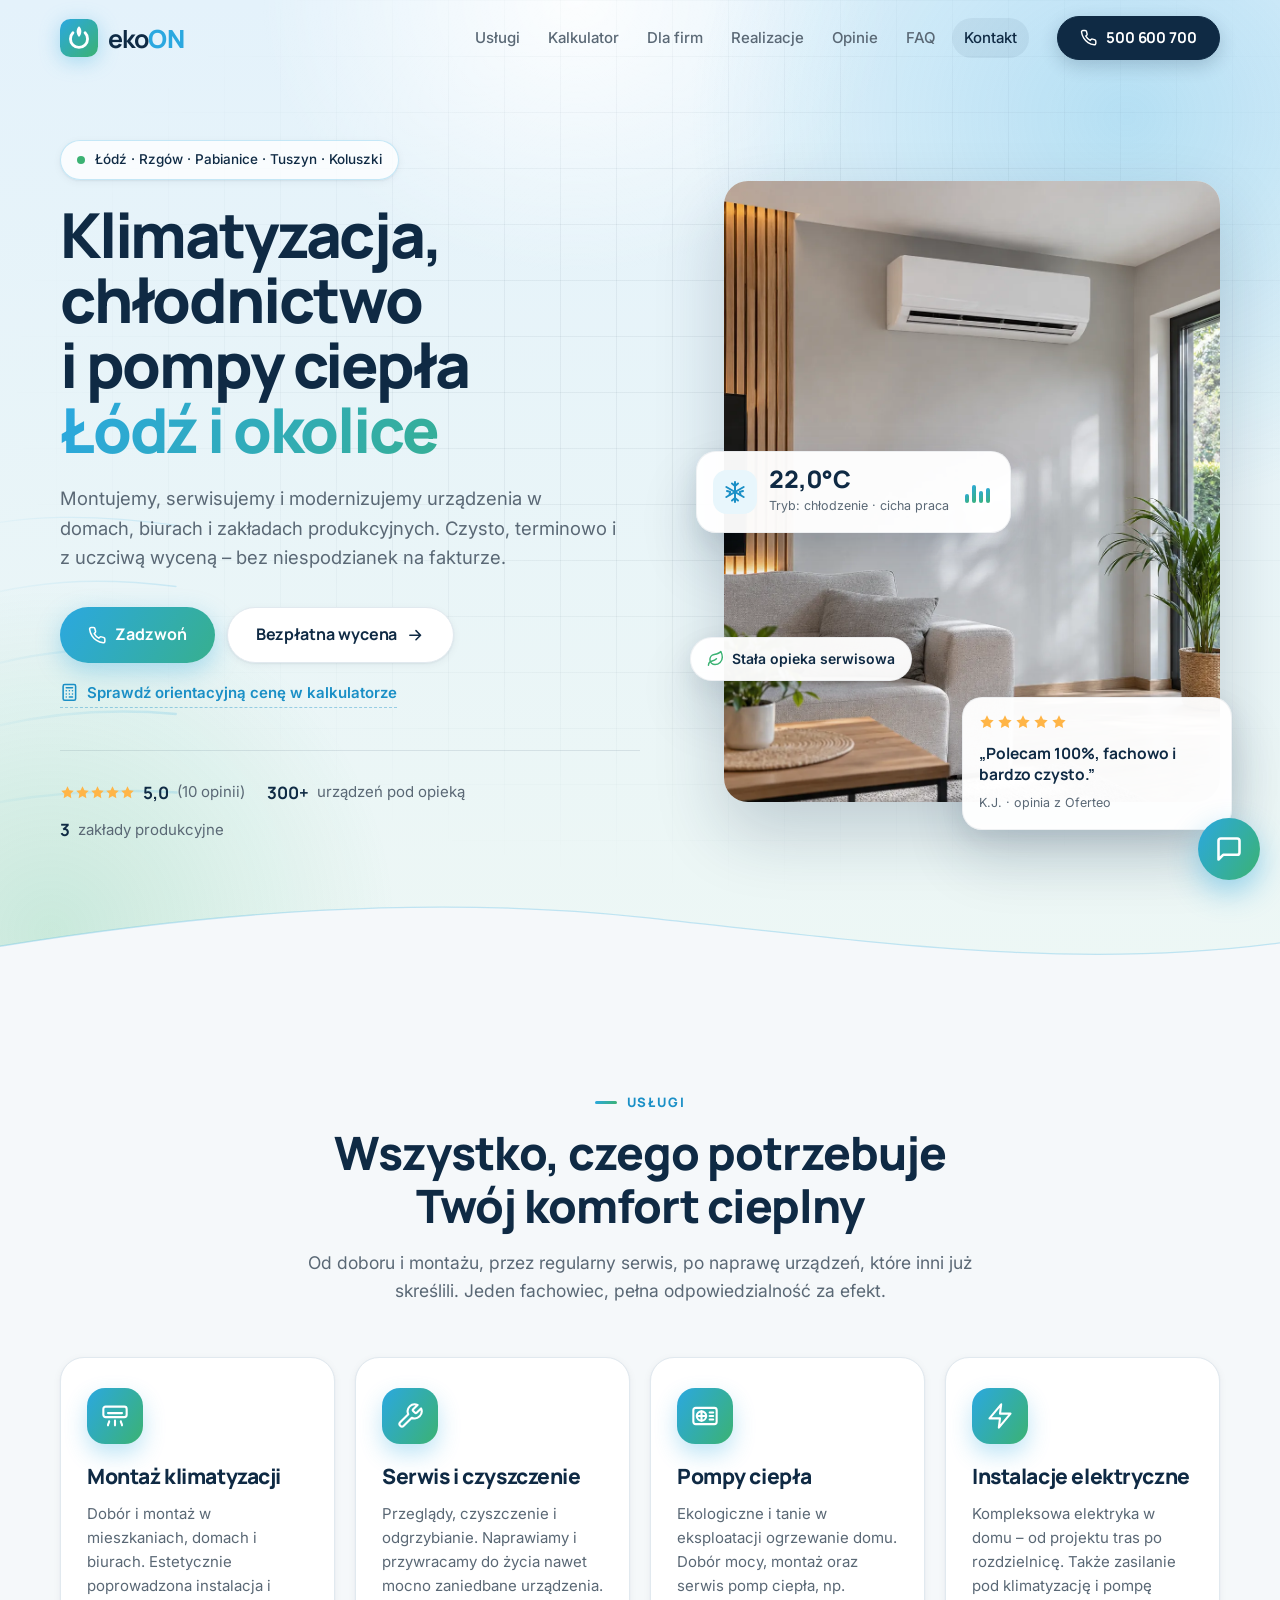
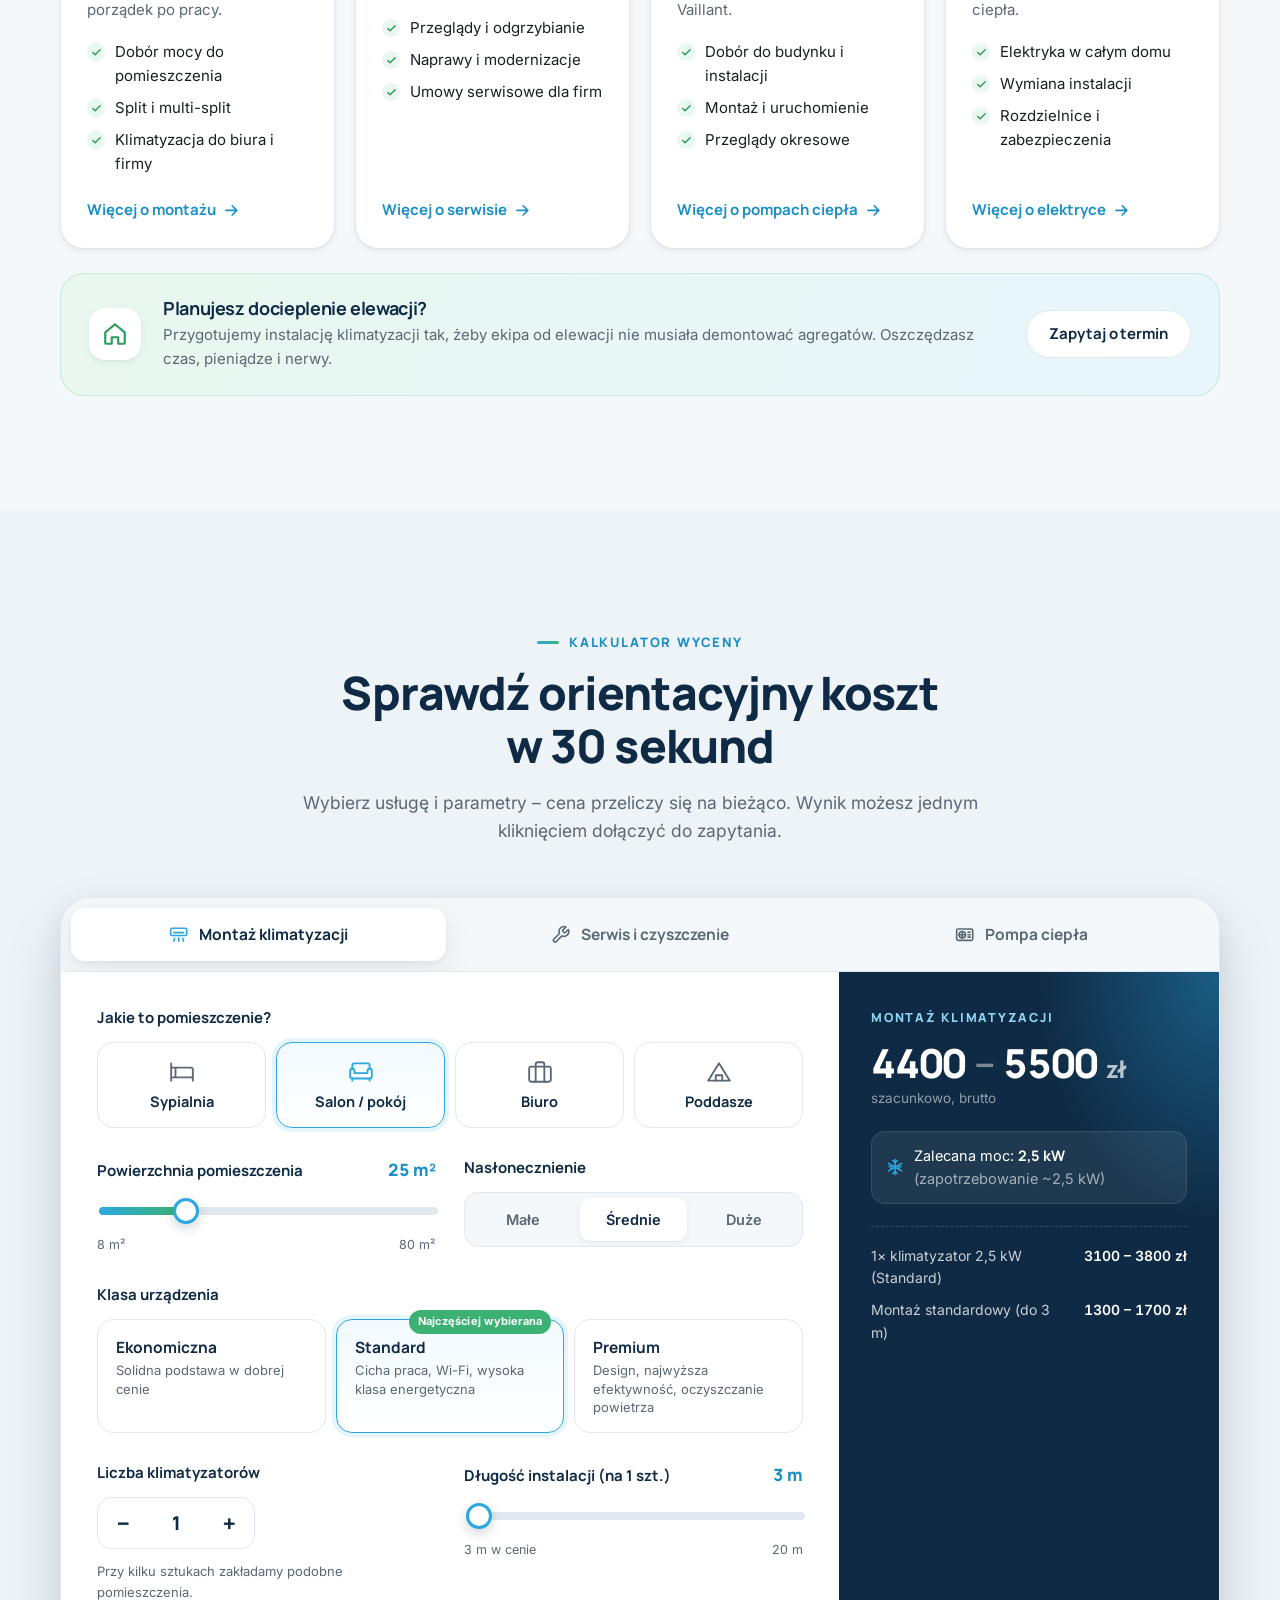
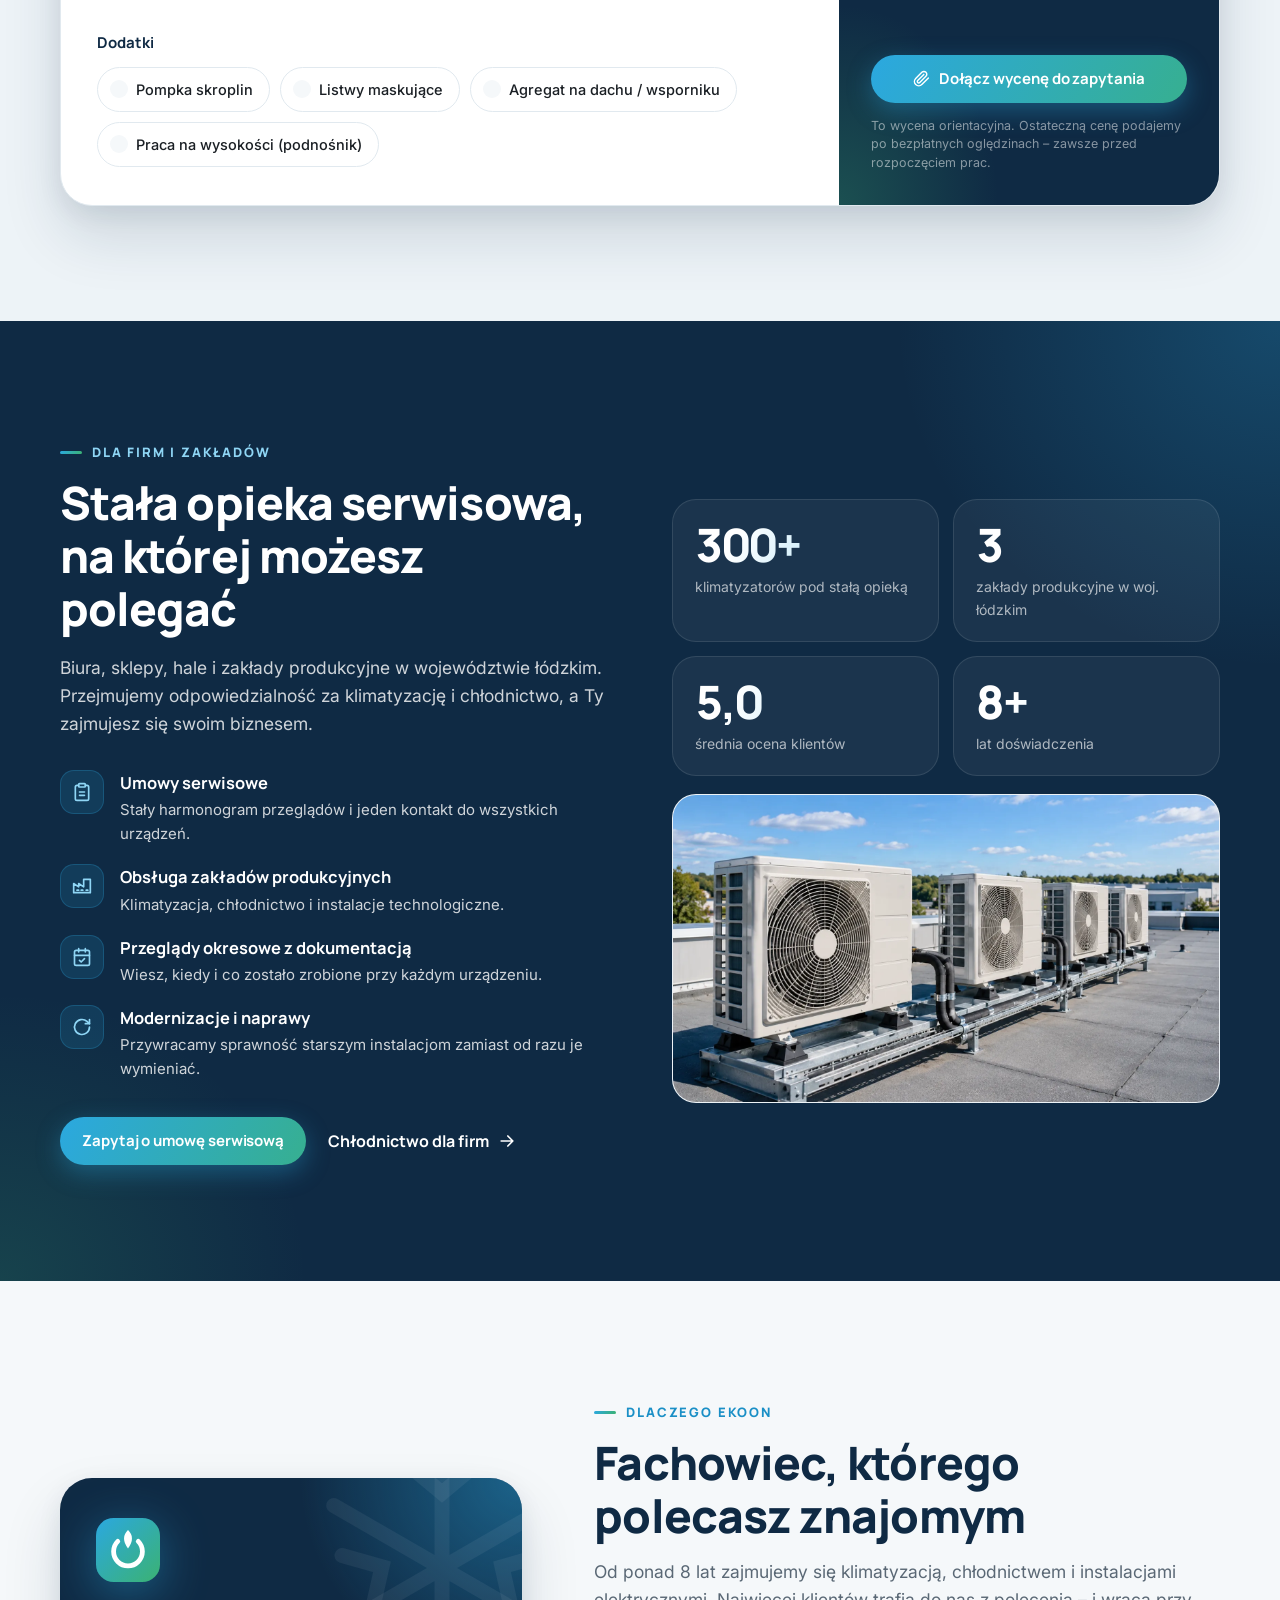
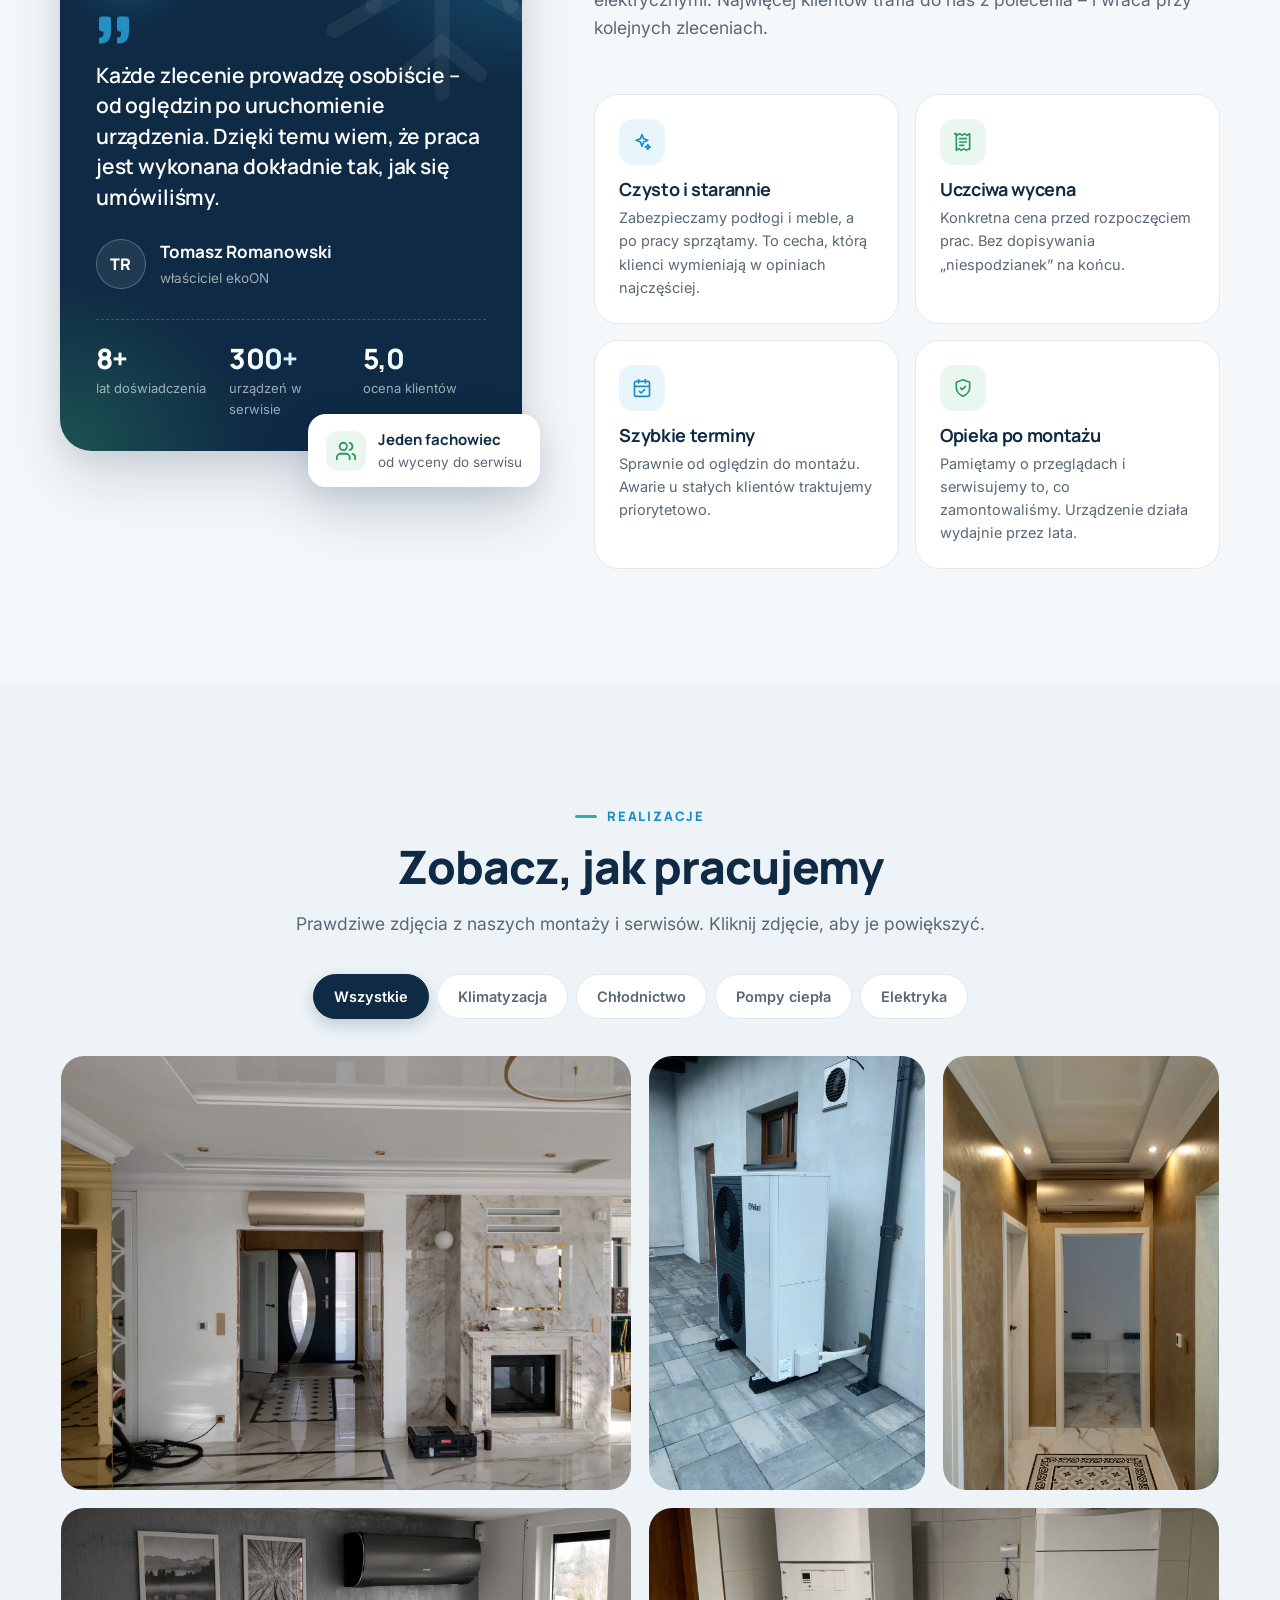
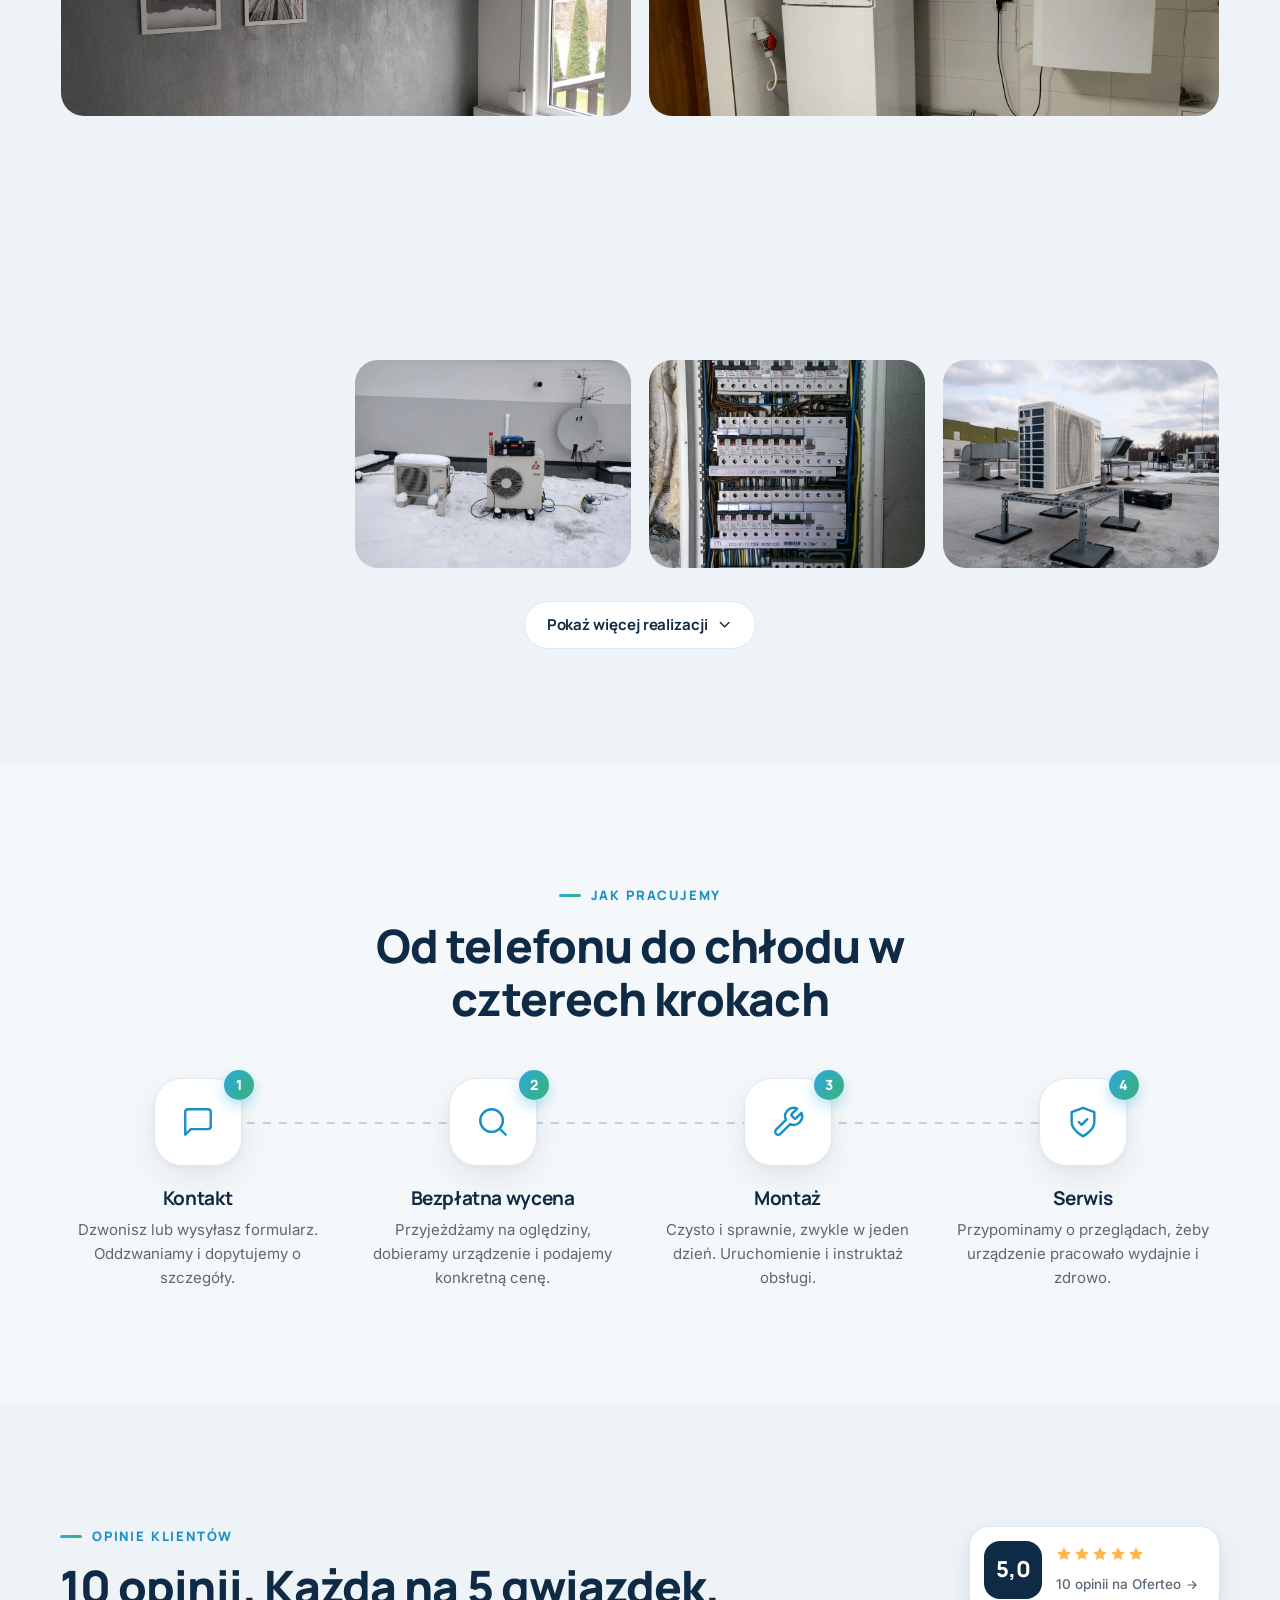
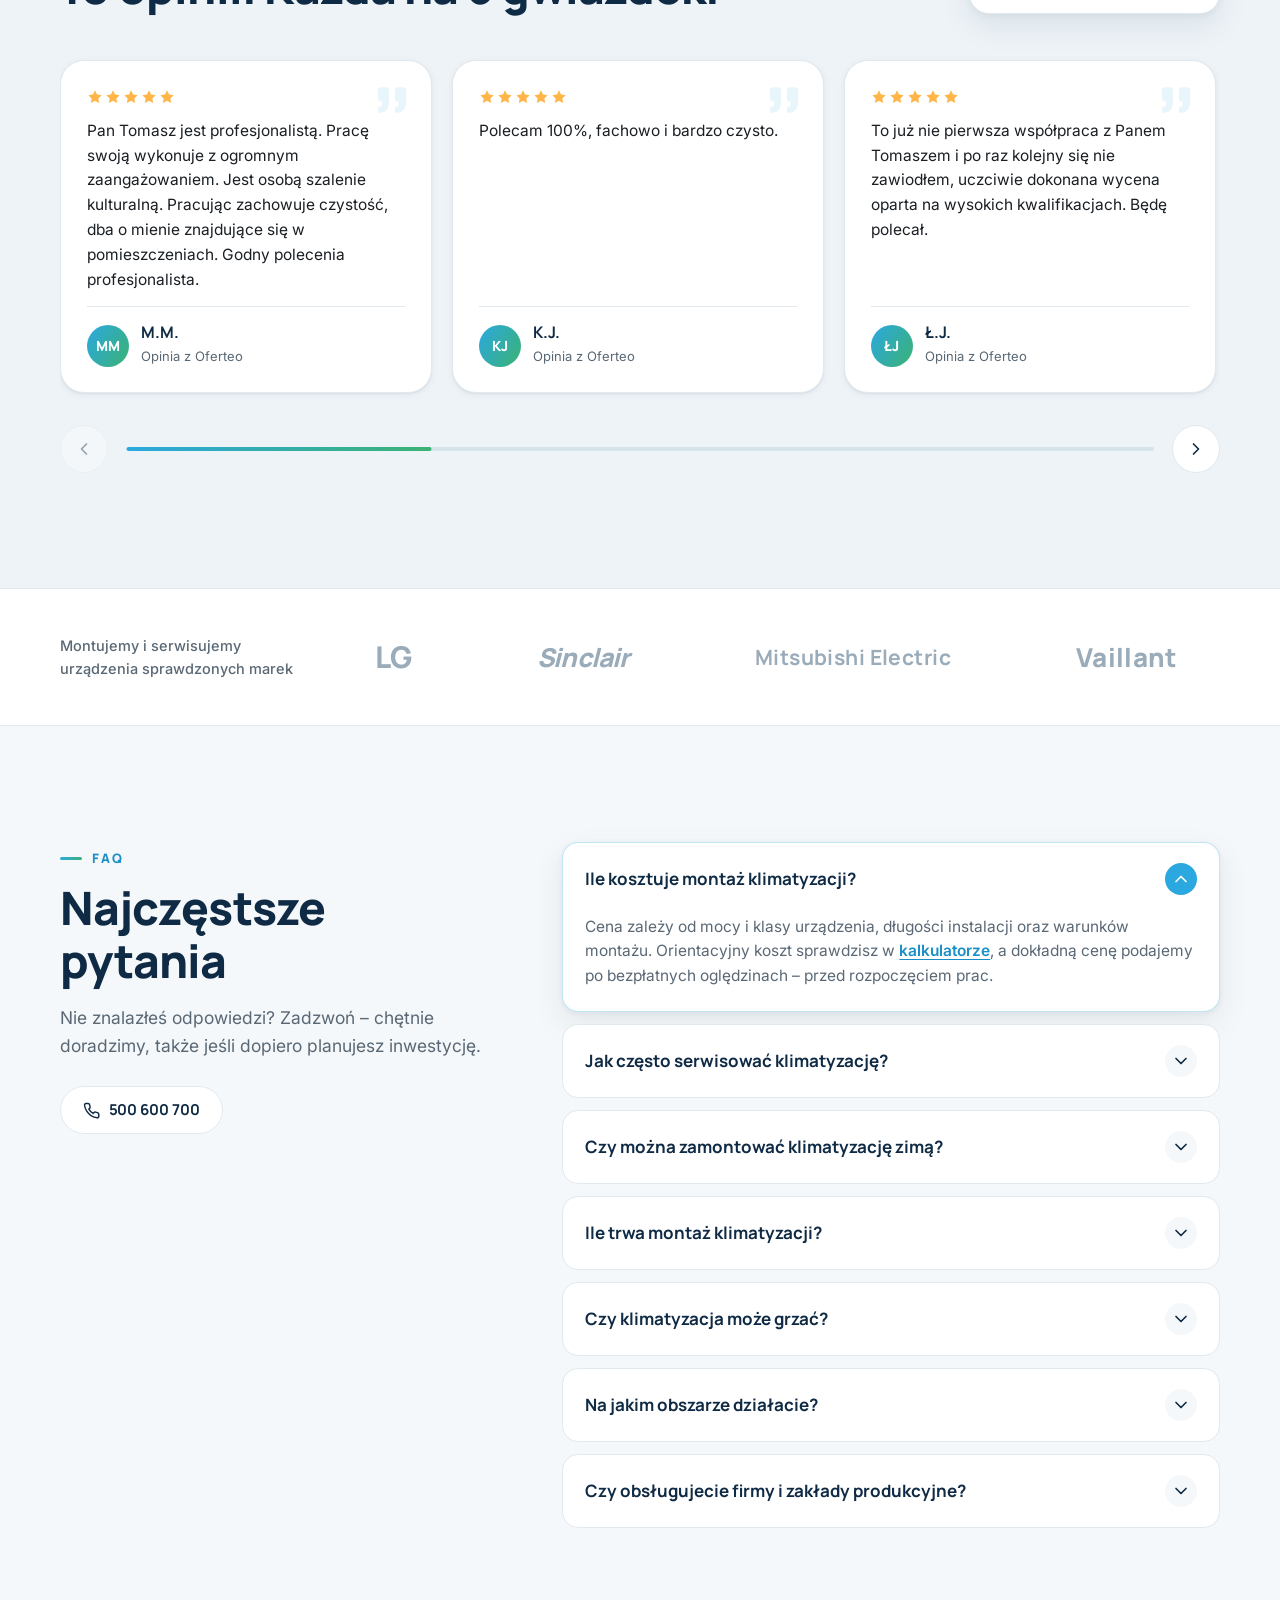
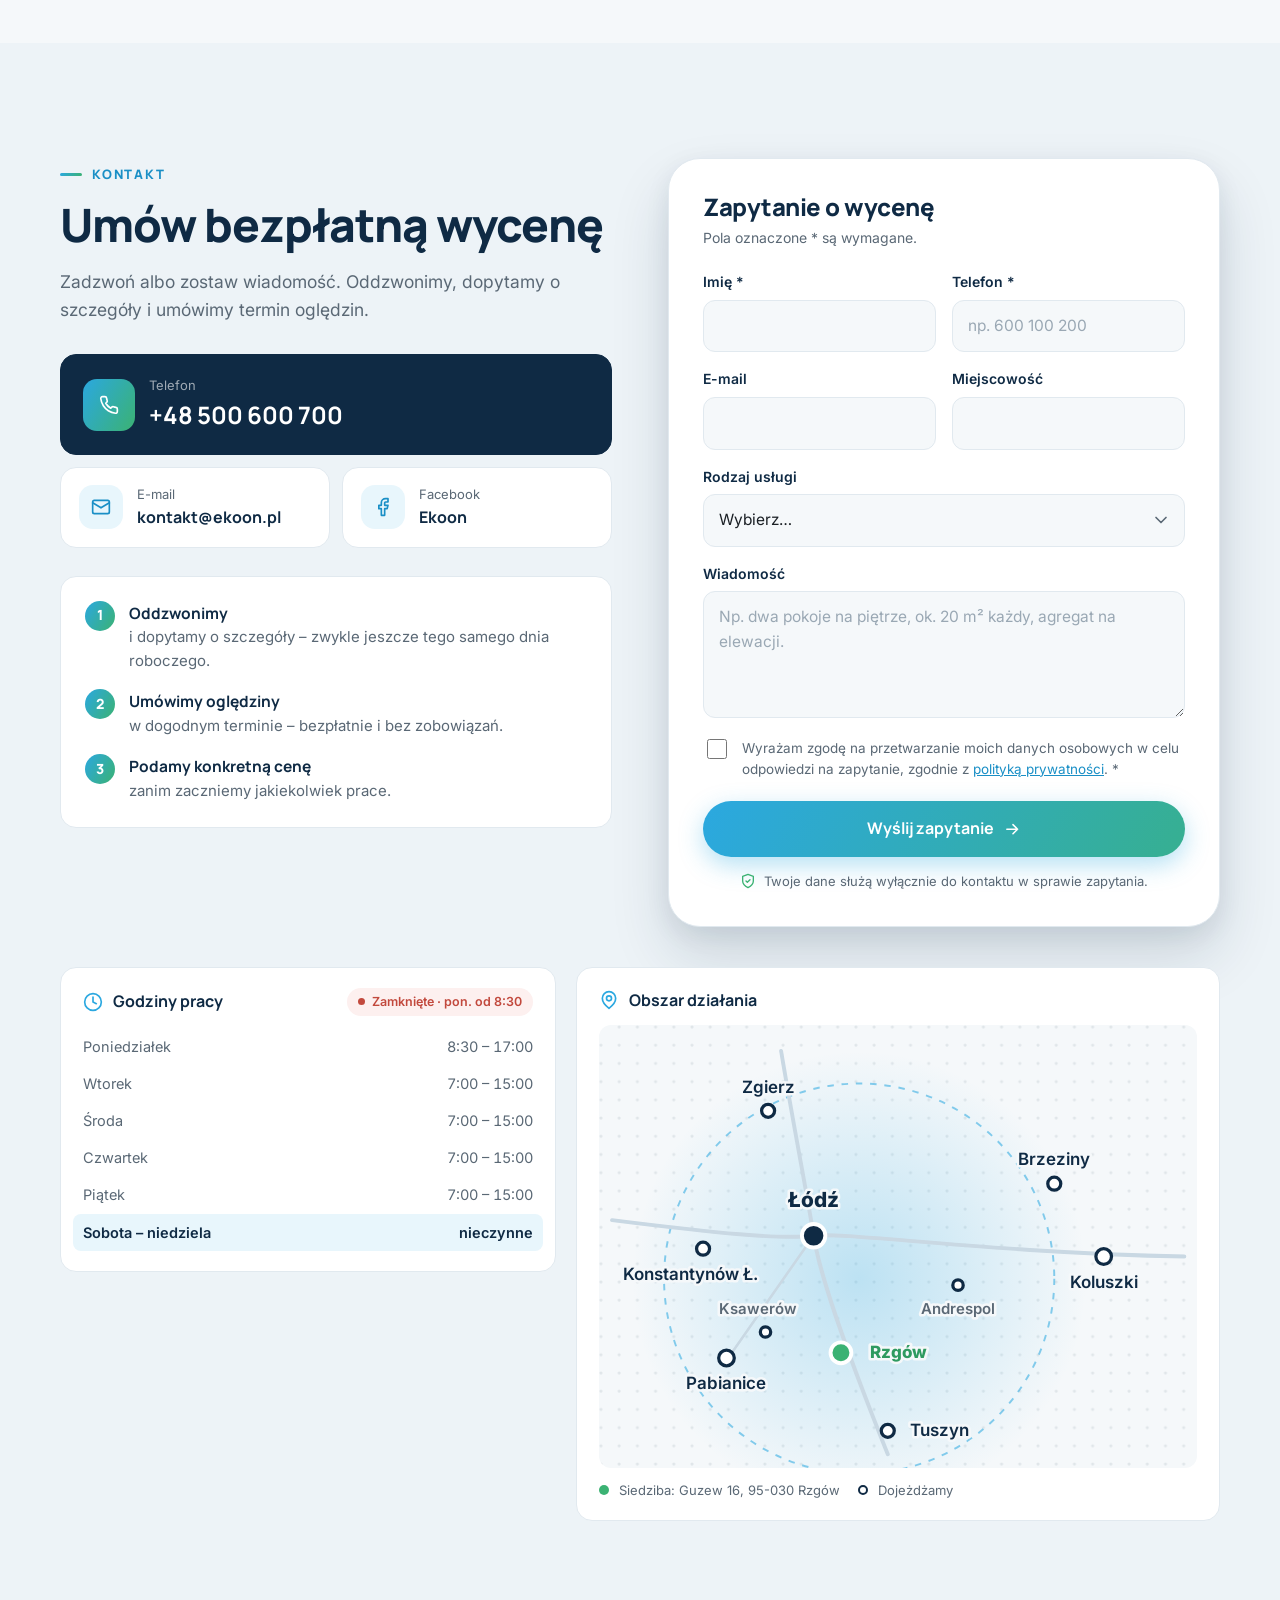
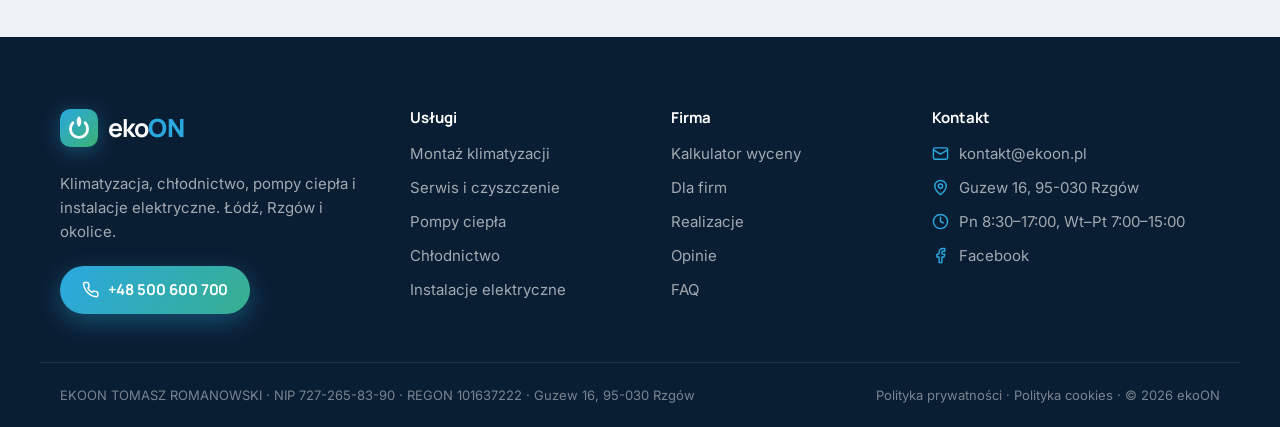
<file: index.html>
<!doctype html>
<html lang="pl">
<head>
<meta charset="utf-8">
<meta name="viewport" content="width=device-width, initial-scale=1">
<title>Klimatyzacja Łódź, Rzgów – montaż i serwis | ekoON</title>
<meta name="description" content="Montaż, serwis i czyszczenie klimatyzacji, pompy ciepła i chłodnictwo w Łodzi i okolicach. Ponad 300 urządzeń pod opieką. Bezpłatna wycena – zadzwoń!">
<link rel="canonical" href="https://ekoon.pl/">
<meta name="theme-color" content="#0F2A44">
<meta property="og:type" content="website">
<meta property="og:locale" content="pl_PL">
<meta property="og:site_name" content="ekoON">
<meta property="og:title" content="Klimatyzacja Łódź, Rzgów – montaż i serwis | ekoON">
<meta property="og:description" content="Montaż, serwis i czyszczenie klimatyzacji, pompy ciepła i chłodnictwo w Łodzi i okolicach. Bezpłatna wycena.">
<meta property="og:url" content="https://ekoon.pl/">
<meta property="og:image" content="https://ekoon.pl/img/og.jpg">
<link rel="icon" href="favicon.svg" type="image/svg+xml">
<link rel="preconnect" href="https://fonts.googleapis.com">
<link rel="preconnect" href="https://fonts.gstatic.com" crossorigin>
<link rel="stylesheet" href="https://fonts.googleapis.com/css2?family=Inter:wght@400;500;600&family=Manrope:wght@600;700;800&display=swap">
<link rel="stylesheet" href="css/style.css?v=16">
<script>document.documentElement.classList.add('js')</script>
<script type="application/ld+json">
{
  "@context": "https://schema.org",
  "@type": "HVACBusiness",
  "@id": "https://ekoon.pl/#firma",
  "name": "ekoON Tomasz Romanowski",
  "legalName": "EKOON TOMASZ ROMANOWSKI",
  "url": "https://ekoon.pl/",
  "logo": "https://ekoon.pl/favicon.svg",
  "image": "https://ekoon.pl/img/og.jpg",
  "description": "Montaż, serwis i modernizacja klimatyzacji, urządzeń chłodniczych i pomp ciepła oraz instalacje elektryczne w Łodzi i okolicach.",
  "telephone": "+48500600700",
  "email": "kontakt@ekoon.pl",
  "taxID": "7272658390",
  "founder": {"@type": "Person", "name": "Tomasz Romanowski"},
  "address": {
    "@type": "PostalAddress",
    "streetAddress": "Guzew 16",
    "postalCode": "95-030",
    "addressLocality": "Rzgów",
    "addressRegion": "łódzkie",
    "addressCountry": "PL"
  },
  "areaServed": [
    {"@type": "City", "name": "Łódź"},
    {"@type": "City", "name": "Rzgów"},
    {"@type": "City", "name": "Pabianice"},
    {"@type": "City", "name": "Tuszyn"},
    {"@type": "City", "name": "Koluszki"}
  ],
  "openingHours": ["Mo 08:30-17:00", "Tu-Fr 07:00-15:00"],
  "priceRange": "$$",
  "aggregateRating": {"@type": "AggregateRating", "ratingValue": "5.0", "reviewCount": "10", "bestRating": "5"},
  "sameAs": [
    "https://www.facebook.com/toomaszromanowski/",
    "https://www.oferteo.pl/ekoon-tomasz-romanowski/firma/4309880"
  ]
}
</script>
<script type="application/ld+json">
{
  "@context": "https://schema.org",
  "@type": "FAQPage",
  "mainEntity": [
    {"@type": "Question", "name": "Ile kosztuje montaż klimatyzacji?", "acceptedAnswer": {"@type": "Answer", "text": "Cena zależy od mocy i klasy urządzenia, długości instalacji oraz warunków montażu. Orientacyjny koszt sprawdzisz w kalkulatorze na stronie, a dokładną cenę podajemy po bezpłatnych oględzinach – przed rozpoczęciem prac."}},
    {"@type": "Question", "name": "Jak często serwisować klimatyzację?", "acceptedAnswer": {"@type": "Answer", "text": "W domu zalecamy przegląd z czyszczeniem i odgrzybianiem co najmniej raz w roku, najlepiej przed sezonem. W biurach, sklepach i zakładach, gdzie urządzenia pracują intensywnie – co 6 miesięcy. Regularny serwis jest zwykle warunkiem gwarancji producenta."}},
    {"@type": "Question", "name": "Czy można zamontować klimatyzację zimą?", "acceptedAnswer": {"@type": "Answer", "text": "Tak, montaż wykonujemy przez cały rok. Zima to dobry moment – terminy są krótsze, a urządzenie jest gotowe na pierwsze upały. Klimatyzację z funkcją grzania można od razu wykorzystać do dogrzewania."}},
    {"@type": "Question", "name": "Ile trwa montaż klimatyzacji?", "acceptedAnswer": {"@type": "Answer", "text": "Standardowy montaż jednego klimatyzatora typu split trwa zwykle od 3 do 5 godzin. Przy kilku jednostkach lub trudniejszej trasie instalacji prace mogą zająć cały dzień."}},
    {"@type": "Question", "name": "Czy klimatyzacja może grzać?", "acceptedAnswer": {"@type": "Answer", "text": "Tak. Nowoczesny klimatyzator to pompa ciepła powietrze-powietrze – w trybie grzania efektywnie dogrzewa pomieszczenia jesienią i wiosną, a wybrane modele pracują także przy dużych mrozach."}},
    {"@type": "Question", "name": "Na jakim obszarze działacie?", "acceptedAnswer": {"@type": "Answer", "text": "Działamy w Łodzi i okolicach: w Rzgowie, Pabianicach, Tuszynie, Koluszkach i pobliskich miejscowościach województwa łódzkiego."}},
    {"@type": "Question", "name": "Czy obsługujecie firmy i zakłady produkcyjne?", "acceptedAnswer": {"@type": "Answer", "text": "Tak. Pod naszą stałą opieką serwisową jest ponad 300 klimatyzatorów i 3 zakłady produkcyjne. Dla firm przygotowujemy umowy serwisowe z harmonogramem przeglądów."}}
  ]
}
</script>
</head>
<body>
<!-- @sprite -->
<svg width="0" height="0" style="position:absolute" aria-hidden="true" focusable="false">
  <defs>
    <linearGradient id="g-brand" x1="0" y1="0" x2="1" y2="1"><stop offset="0" stop-color="#2BA8E0"/><stop offset="1" stop-color="#3BB273"/></linearGradient>
  </defs>
  <symbol id="i-arrow" viewBox="0 0 24 24"><path d="M5 12h14M13 6l6 6-6 6"/></symbol>
  <symbol id="i-check" viewBox="0 0 24 24"><path d="M20 6 9 17l-5-5"/></symbol>
  <symbol id="i-phone" viewBox="0 0 24 24"><path d="M22 16.92v3a2 2 0 0 1-2.18 2 19.8 19.8 0 0 1-8.63-3.07 19.5 19.5 0 0 1-6-6A19.8 19.8 0 0 1 2.12 4.18 2 2 0 0 1 4.11 2h3a2 2 0 0 1 2 1.72c.13.96.36 1.9.7 2.81a2 2 0 0 1-.45 2.11L8.09 9.91a16 16 0 0 0 6 6l1.27-1.27a2 2 0 0 1 2.11-.45c.91.34 1.85.57 2.81.7A2 2 0 0 1 22 16.92z"/></symbol>
  <symbol id="i-mail" viewBox="0 0 24 24"><rect x="2" y="4" width="20" height="16" rx="2"/><path d="m22 7-10 6L2 7"/></symbol>
  <symbol id="i-clock" viewBox="0 0 24 24"><circle cx="12" cy="12" r="10"/><path d="M12 6v6l4 2"/></symbol>
  <symbol id="i-pin" viewBox="0 0 24 24"><path d="M20 10c0 6-8 12-8 12s-8-6-8-12a8 8 0 0 1 16 0z"/><circle cx="12" cy="10" r="3"/></symbol>
  <symbol id="i-snow" viewBox="0 0 24 24"><path d="M12 2v20M3.34 7l17.32 10M3.34 17 20.66 7"/><path d="m9 3.5 3 2.5 3-2.5M9 20.5l3-2.5 3 2.5M4 11l3.2.9L6.5 15M20 11l-3.2.9.7 3.1"/></symbol>
  <symbol id="i-ac" viewBox="0 0 24 24"><rect x="2" y="4" width="20" height="9" rx="2"/><path d="M6 9.5h12M7 16.5c0 1.5-1 2-1 3.5M12 16v4M17 16.5c0 1.5 1 2 1 3.5"/></symbol>
  <symbol id="i-wrench" viewBox="0 0 24 24"><path d="M14.7 6.3a1 1 0 0 0 0 1.4l1.6 1.6a1 1 0 0 0 1.4 0l3.77-3.77a6 6 0 0 1-7.94 7.94l-6.91 6.91a2.12 2.12 0 0 1-3-3l6.91-6.91a6 6 0 0 1 7.94-7.94l-3.76 3.76z"/></symbol>
  <symbol id="i-heatpump" viewBox="0 0 24 24"><rect x="2" y="5" width="20" height="14" rx="2"/><circle cx="9" cy="12" r="4"/><path d="M9 8v8M5 12h8M16 9h3M16 12h3M16 15h3"/></symbol>
  <symbol id="i-bolt" viewBox="0 0 24 24"><path d="M13 2 3 14h9l-1 8 10-12h-9l1-8z"/></symbol>
  <symbol id="i-factory" viewBox="0 0 24 24"><path d="M2 20V9l6 4V9l6 4V4h8v16H2z"/><path d="M6 17h2M11 17h2M17 17h2"/></symbol>
  <symbol id="i-sparkle" viewBox="0 0 24 24"><path d="M12 3l1.9 5.1L19 10l-5.1 1.9L12 17l-1.9-5.1L5 10l5.1-1.9L12 3z"/><path d="M19 15l.9 2.1L22 18l-2.1.9L19 21l-.9-2.1L16 18l2.1-.9L19 15z"/></symbol>
  <symbol id="i-receipt" viewBox="0 0 24 24"><path d="M4 2v20l3-2 3 2 3-2 3 2 3-2 1 .7V2l-3 2-3-2-3 2-3-2-3 2-3-2z"/><path d="M8 8h8M8 12h8M8 16h5"/></symbol>
  <symbol id="i-calendar" viewBox="0 0 24 24"><rect x="3" y="4" width="18" height="18" rx="2"/><path d="M16 2v4M8 2v4M3 10h18M9 16l2 2 4-4"/></symbol>
  <symbol id="i-shield" viewBox="0 0 24 24"><path d="M12 22s8-4 8-10V5l-8-3-8 3v7c0 6 8 10 8 10z"/><path d="m9 12 2 2 4-4"/></symbol>
  <symbol id="i-leaf" viewBox="0 0 24 24"><path d="M11 20A7 7 0 0 1 9.8 6.1C15.5 5 17 4.48 19 2c1 2 2 4.18 2 8 0 5.5-4.78 10-10 10Z"/><path d="M2 21c0-3 1.85-5.36 5.08-6C9.5 14.52 12 13 13 12"/></symbol>
  <symbol id="i-menu" viewBox="0 0 24 24"><path d="M4 7h16M4 12h16M4 17h16"/></symbol>
  <symbol id="i-x" viewBox="0 0 24 24"><path d="M18 6 6 18M6 6l12 12"/></symbol>
  <symbol id="i-left" viewBox="0 0 24 24"><path d="m15 18-6-6 6-6"/></symbol>
  <symbol id="i-right" viewBox="0 0 24 24"><path d="m9 18 6-6-6-6"/></symbol>
  <symbol id="i-down" viewBox="0 0 24 24"><path d="m6 9 6 6 6-6"/></symbol>
  <symbol id="i-star" viewBox="0 0 24 24"><path fill="currentColor" stroke="none" d="M12 2l3.09 6.26L22 9.27l-5 4.87 1.18 6.88L12 17.77l-6.18 3.25L7 14.14 2 9.27l6.91-1.01L12 2z"/></symbol>
  <symbol id="i-fb" viewBox="0 0 24 24"><path d="M18 2h-3a5 5 0 0 0-5 5v3H7v4h3v8h4v-8h3l1-4h-4V7a1 1 0 0 1 1-1h3z"/></symbol>
  <symbol id="i-quote" viewBox="0 0 24 24"><path fill="currentColor" stroke="none" d="M3 21c3 0 7-1 7-8V5c0-1.25-.76-2-2-2H4c-1.25 0-2 .75-2 2v6c0 1.25.75 2 2 2 1 0 1 0 1 1v1c0 1-1 2-2 2s-1 .01-1 1v2c0 1 0 1 1 1zm12 0c3 0 7-1 7-8V5c0-1.25-.76-2-2-2h-4c-1.25 0-2 .75-2 2v6c0 1.25.75 2 2 2h.75c0 2.25.25 4-2.75 4v3c0 1 0 1 1 1z"/></symbol>
  <symbol id="i-calc" viewBox="0 0 24 24"><rect x="4" y="2" width="16" height="20" rx="2"/><path d="M8 6h8M8 10h.01M12 10h.01M16 10h.01M8 14h.01M12 14h.01M16 14h.01M8 18h.01M12 18h4"/></symbol>
  <symbol id="i-image" viewBox="0 0 24 24"><rect x="3" y="3" width="18" height="18" rx="2"/><circle cx="9" cy="9" r="2"/><path d="m21 15-3.09-3.09a2 2 0 0 0-2.82 0L6 21"/></symbol>
  <symbol id="i-home" viewBox="0 0 24 24"><path d="M3 10.5 12 3l9 7.5V20a1 1 0 0 1-1 1h-5v-6H9v6H4a1 1 0 0 1-1-1z"/></symbol>
  <symbol id="i-clipboard" viewBox="0 0 24 24"><rect x="8" y="2" width="8" height="4" rx="1"/><path d="M16 4h2a2 2 0 0 1 2 2v14a2 2 0 0 1-2 2H6a2 2 0 0 1-2-2V6a2 2 0 0 1 2-2h2M9 12h6M9 16h6"/></symbol>
  <symbol id="i-chat" viewBox="0 0 24 24"><path d="M21 15a2 2 0 0 1-2 2H7l-4 4V5a2 2 0 0 1 2-2h14a2 2 0 0 1 2 2z"/></symbol>
  <symbol id="i-search" viewBox="0 0 24 24"><circle cx="11" cy="11" r="8"/><path d="m21 21-4.3-4.3"/></symbol>
  <symbol id="i-refresh" viewBox="0 0 24 24"><path d="M21 12a9 9 0 1 1-3-6.7L21 8"/><path d="M21 3v5h-5"/></symbol>
  <symbol id="i-expand" viewBox="0 0 24 24"><path d="M15 3h6v6M9 21H3v-6M21 3l-7 7M3 21l7-7"/></symbol>
  <symbol id="i-bed" viewBox="0 0 24 24"><path d="M2 4v16M2 8h18a2 2 0 0 1 2 2v10M2 17h20M6 8v9"/></symbol>
  <symbol id="i-sofa" viewBox="0 0 24 24"><path d="M20 9V6a2 2 0 0 0-2-2H6a2 2 0 0 0-2 2v3"/><path d="M2 16a2 2 0 0 0 2 2h16a2 2 0 0 0 2-2v-5a2 2 0 0 0-4 0v2H6v-2a2 2 0 0 0-4 0z"/><path d="M4 18v2M20 18v2"/></symbol>
  <symbol id="i-briefcase" viewBox="0 0 24 24"><rect x="2" y="7" width="20" height="14" rx="2"/><path d="M16 21V5a2 2 0 0 0-2-2h-4a2 2 0 0 0-2 2v16"/></symbol>
  <symbol id="i-attic" viewBox="0 0 24 24"><path d="M2 20 12 4l10 16z"/><path d="M9 20v-5h6v5"/></symbol>
  <symbol id="i-thermo" viewBox="0 0 24 24"><path d="M14 4v10.54a4 4 0 1 1-4 0V4a2 2 0 0 1 4 0z"/></symbol>
  <symbol id="i-droplet" viewBox="0 0 24 24"><path d="M12 2.69l5.66 5.66a8 8 0 1 1-11.31 0z"/></symbol>
  <symbol id="i-users" viewBox="0 0 24 24"><path d="M16 21v-2a4 4 0 0 0-4-4H6a4 4 0 0 0-4 4v2"/><circle cx="9" cy="7" r="4"/><path d="M22 21v-2a4 4 0 0 0-3-3.87M16 3.13a4 4 0 0 1 0 7.75"/></symbol>
  <symbol id="i-paperclip" viewBox="0 0 24 24"><path d="m21.44 11.05-9.19 9.19a6 6 0 0 1-8.49-8.49l8.57-8.57A4 4 0 1 1 18 8.84l-8.59 8.57a2 2 0 0 1-2.83-2.83l8.49-8.48"/></symbol>
</svg>
<!-- /@sprite -->

<a class="skip-link" href="#main">Przejdź do treści</a>

<!-- @header -->
<header class="header" data-header>
  <div class="container header__inner">
    <a class="logo" href="index.html" aria-label="ekoON – strona główna">
      <svg class="logo__mark" viewBox="0 0 40 40" aria-hidden="true"><rect width="40" height="40" rx="11" fill="url(#g-brand)"/><path d="M13.6 14.6a9 9 0 1 0 12.8 0" fill="none" stroke="#fff" stroke-width="3" stroke-linecap="round"/><path d="M20 7.5c3.2 3 3.4 7.2 0 11.5-3.4-4.3-3.2-8.5 0-11.5z" fill="#fff"/></svg>
      <span class="logo__text">eko<b>ON</b></span>
    </a>
    <nav class="nav" data-nav aria-label="Główna nawigacja">
      <ul class="nav__list">
        <li><a href="#uslugi">Usługi</a></li>
        <li><a href="#kalkulator">Kalkulator</a></li>
        <li><a href="#dla-firm">Dla firm</a></li>
        <li><a href="#realizacje">Realizacje</a></li>
        <li><a href="#opinie">Opinie</a></li>
        <li><a href="#faq">FAQ</a></li>
        <li><a href="#kontakt">Kontakt</a></li>
      </ul>
      <a class="btn btn--primary nav__cta" href="tel:+48500600700"><svg class="ico"><use href="#i-phone"/></svg>500 600 700</a>
    </nav>
    <button class="burger" type="button" aria-label="Otwórz menu" aria-expanded="false" data-burger><svg class="ico"><use href="#i-menu"/></svg></button>
  </div>
</header>
<!-- /@header -->

<main id="main">

<!-- HERO -->
<section class="hero">
  <div class="hero__bg" aria-hidden="true">
    <div class="hero__grid"></div>
    <svg class="hero__flow" viewBox="0 0 1440 800" preserveAspectRatio="none">
      <defs>
        <linearGradient id="g-flow" x1="0" x2="1" y1="0" y2="0"><stop offset="0" stop-color="#2BA8E0" stop-opacity="0"/><stop offset=".45" stop-color="#2BA8E0" stop-opacity=".55"/><stop offset="1" stop-color="#3BB273" stop-opacity="0"/></linearGradient>
      </defs>
      <path d="M-60 560C260 470 480 660 820 560s520-220 700-120"/>
      <path d="M-60 610C300 520 520 720 860 610s500-200 680-110"/>
      <path d="M-60 500C240 420 500 600 840 500s520-230 700-140"/>
      <path d="M-60 670C320 600 560 760 900 660s480-180 640-100"/>
      <path d="M-60 440C220 380 520 540 860 450s520-220 680-150"/>
    </svg>
  </div>
  <div class="container hero__inner">
    <div class="hero__content">
      <p class="pill pill--glass"><span class="pill__dot"></span>Łódź · Rzgów · Pabianice · Tuszyn · Koluszki</p>
      <h1 class="hero__title">Klimatyzacja, chłodnictwo i&nbsp;pompy ciepła <span class="text-grad">Łódź i&nbsp;okolice</span></h1>
      <p class="hero__lead">Montujemy, serwisujemy i modernizujemy urządzenia w domach, biurach i zakładach produkcyjnych. Czysto, terminowo i z uczciwą wyceną – bez niespodzianek na fakturze.</p>
      <div class="hero__ctas">
        <a class="btn btn--accent btn--lg" href="tel:+48500600700"><svg class="ico"><use href="#i-phone"/></svg>Zadzwoń</a>
        <a class="btn btn--glass btn--lg" href="#formularz">Bezpłatna wycena<svg class="ico"><use href="#i-arrow"/></svg></a>
      </div>
      <a class="hero__calc-link" href="#kalkulator"><svg class="ico"><use href="#i-calc"/></svg>Sprawdź orientacyjną cenę w kalkulatorze</a>
      <ul class="trust">
        <li><span class="trust__stars" aria-hidden="true"><svg class="ico"><use href="#i-star"/></svg><svg class="ico"><use href="#i-star"/></svg><svg class="ico"><use href="#i-star"/></svg><svg class="ico"><use href="#i-star"/></svg><svg class="ico"><use href="#i-star"/></svg></span><b>5,0</b> (10 opinii)</li>
        <li><b>300+</b> urządzeń pod opieką</li>
        <li><b>3</b> zakłady produkcyjne</li>
      </ul>
    </div>
    <div class="hero__visual">
      <div class="photo photo--hero" data-src="img/hero" data-alt="Klimatyzator zamontowany w eleganckim salonie z marmurowym kominkiem" data-eager data-label="Zdjęcie główne – montaż klimatyzatora we wnętrzu z kominkiem"></div>
      <div class="float-card float-card--temp" aria-hidden="true">
        <span class="float-card__icon"><svg class="ico"><use href="#i-snow"/></svg></span>
        <div><span class="float-card__big" data-temp>22,0°C</span><small>Tryb: chłodzenie · cicha praca</small></div>
        <span class="eq"><i></i><i></i><i></i><i></i></span>
      </div>
      <div class="float-card float-card--review">
        <span class="stars" aria-label="Ocena 5 na 5"><svg class="ico"><use href="#i-star"/></svg><svg class="ico"><use href="#i-star"/></svg><svg class="ico"><use href="#i-star"/></svg><svg class="ico"><use href="#i-star"/></svg><svg class="ico"><use href="#i-star"/></svg></span>
        <p>„Polecam 100%, fachowo i bardzo czysto.”</p>
        <small>K.J. · opinia z Oferteo</small>
      </div>
      <div class="float-card float-card--pill" aria-hidden="true"><svg class="ico"><use href="#i-leaf"/></svg>Stała opieka serwisowa</div>
    </div>
  </div>
</section>

<!-- USŁUGI -->
<section class="section" id="uslugi">
  <div class="container">
    <header class="sec-head reveal">
      <p class="eyebrow">Usługi</p>
      <h2>Wszystko, czego potrzebuje Twój komfort cieplny</h2>
      <p>Od doboru i montażu, przez regularny serwis, po naprawę urządzeń, które inni już skreślili. Jeden fachowiec, pełna odpowiedzialność za efekt.</p>
    </header>
    <div class="services">
      <a class="service reveal" href="montaz-klimatyzacji-lodz.html">
        <span class="service__icon"><svg class="ico"><use href="#i-ac"/></svg></span>
        <h3>Montaż klimatyzacji</h3>
        <p>Dobór i montaż w mieszkaniach, domach i biurach. Estetycznie poprowadzona instalacja i porządek po pracy.</p>
        <ul class="ticks">
          <li>Dobór mocy do pomieszczenia</li>
          <li>Split i multi-split</li>
          <li>Klimatyzacja do biura i firmy</li>
        </ul>
        <span class="service__more">Więcej o montażu<svg class="ico"><use href="#i-arrow"/></svg></span>
      </a>
      <a class="service reveal" href="serwis-klimatyzacji-lodz.html">
        <span class="service__icon"><svg class="ico"><use href="#i-wrench"/></svg></span>
        <h3>Serwis i czyszczenie</h3>
        <p>Przeglądy, czyszczenie i odgrzybianie. Naprawiamy i przywracamy do życia nawet mocno zaniedbane urządzenia.</p>
        <ul class="ticks">
          <li>Przeglądy i odgrzybianie</li>
          <li>Naprawy i modernizacje</li>
          <li>Umowy serwisowe dla firm</li>
        </ul>
        <span class="service__more">Więcej o serwisie<svg class="ico"><use href="#i-arrow"/></svg></span>
      </a>
      <a class="service reveal" href="pompy-ciepla-lodz.html">
        <span class="service__icon"><svg class="ico"><use href="#i-heatpump"/></svg></span>
        <h3>Pompy ciepła</h3>
        <p>Ekologiczne i tanie w eksploatacji ogrzewanie domu. Dobór mocy, montaż oraz serwis pomp ciepła, np. Vaillant.</p>
        <ul class="ticks">
          <li>Dobór do budynku i instalacji</li>
          <li>Montaż i uruchomienie</li>
          <li>Przeglądy okresowe</li>
        </ul>
        <span class="service__more">Więcej o pompach ciepła<svg class="ico"><use href="#i-arrow"/></svg></span>
      </a>
      <a class="service reveal" href="instalacje-elektryczne-lodz.html">
        <span class="service__icon"><svg class="ico"><use href="#i-bolt"/></svg></span>
        <h3>Instalacje elektryczne</h3>
        <p>Kompleksowa elektryka w domu – od projektu tras po rozdzielnicę. Także zasilanie pod klimatyzację i pompę ciepła.</p>
        <ul class="ticks">
          <li>Elektryka w całym domu</li>
          <li>Wymiana instalacji</li>
          <li>Rozdzielnice i zabezpieczenia</li>
        </ul>
        <span class="service__more">Więcej o elektryce<svg class="ico"><use href="#i-arrow"/></svg></span>
      </a>
    </div>
    <div class="banner reveal">
      <span class="banner__icon"><svg class="ico"><use href="#i-home"/></svg></span>
      <div>
        <h3>Planujesz docieplenie elewacji?</h3>
        <p>Przygotujemy instalację klimatyzacji tak, żeby ekipa od elewacji nie musiała demontować agregatów. Oszczędzasz czas, pieniądze i nerwy.</p>
      </div>
      <a class="btn btn--outline" href="#formularz">Zapytaj o termin</a>
    </div>
  </div>
</section>

<!-- KALKULATOR -->
<section class="section section--tint" id="kalkulator">
  <div class="container">
    <header class="sec-head reveal">
      <p class="eyebrow">Kalkulator wyceny</p>
      <h2>Sprawdź orientacyjny koszt w&nbsp;30&nbsp;sekund</h2>
      <p>Wybierz usługę i parametry – cena przeliczy się na bieżąco. Wynik możesz jednym kliknięciem dołączyć do zapytania.</p>
    </header>

    <div class="calc reveal" data-calc>
      <div class="calc__tabs-wrap" data-tabs-wrap>
        <div class="calc__tabs" role="tablist" aria-label="Rodzaj wyceny">
          <button class="calc__tab" type="button" role="tab" id="tab-montaz" aria-controls="panel-montaz" aria-selected="true" data-mode="montaz"><svg class="ico"><use href="#i-ac"/></svg><span>Montaż klimatyzacji</span></button>
          <button class="calc__tab" type="button" role="tab" id="tab-serwis" aria-controls="panel-serwis" aria-selected="false" tabindex="-1" data-mode="serwis"><svg class="ico"><use href="#i-wrench"/></svg><span>Serwis i czyszczenie</span></button>
          <button class="calc__tab" type="button" role="tab" id="tab-pompa" aria-controls="panel-pompa" aria-selected="false" tabindex="-1" data-mode="pompa"><svg class="ico"><use href="#i-heatpump"/></svg><span>Pompa ciepła</span></button>
        </div>
        <button type="button" class="calc__tabs-more" data-tabs-more aria-label="Pokaż kolejne zakładki" tabindex="-1"><svg class="ico"><use href="#i-right"/></svg></button>
      </div>

      <div class="calc__body">
        <form class="calc__form" data-calc-form onsubmit="return false">

          <!-- Montaż -->
          <div class="calc__panel" role="tabpanel" id="panel-montaz" aria-labelledby="tab-montaz" data-panel="montaz">
            <fieldset class="field">
              <legend class="field__label">Jakie to pomieszczenie?</legend>
              <div class="opts opts--4">
                <label class="opt"><input type="radio" name="m_room" value="sypialnia"><span class="opt__box"><svg class="ico"><use href="#i-bed"/></svg><b>Sypialnia</b></span></label>
                <label class="opt"><input type="radio" name="m_room" value="salon" checked><span class="opt__box"><svg class="ico"><use href="#i-sofa"/></svg><b>Salon / pokój</b></span></label>
                <label class="opt"><input type="radio" name="m_room" value="biuro"><span class="opt__box"><svg class="ico"><use href="#i-briefcase"/></svg><b>Biuro</b></span></label>
                <label class="opt"><input type="radio" name="m_room" value="poddasze"><span class="opt__box"><svg class="ico"><use href="#i-attic"/></svg><b>Poddasze</b></span></label>
              </div>
            </fieldset>

            <div class="field-row">
              <div class="field">
                <div class="field__head"><label class="field__label" for="m_area">Powierzchnia pomieszczenia</label><output class="field__val" for="m_area" data-unit=" m²">25 m²</output></div>
                <input class="range" type="range" id="m_area" name="m_area" min="8" max="80" step="1" value="25">
                <div class="range__scale"><span>8 m²</span><span>80 m²</span></div>
              </div>
              <fieldset class="field">
                <legend class="field__label">Nasłonecznienie</legend>
                <div class="seg">
                  <label><input type="radio" name="m_sun" value="low"><span>Małe</span></label>
                  <label><input type="radio" name="m_sun" value="mid" checked><span>Średnie</span></label>
                  <label><input type="radio" name="m_sun" value="high"><span>Duże</span></label>
                </div>
              </fieldset>
            </div>

            <fieldset class="field">
              <legend class="field__label">Klasa urządzenia</legend>
              <div class="opts opts--3">
                <label class="opt opt--tall"><input type="radio" name="m_class" value="eco"><span class="opt__box"><b>Ekonomiczna</b><small>Solidna podstawa w dobrej cenie</small></span></label>
                <label class="opt opt--tall"><input type="radio" name="m_class" value="std" checked><span class="opt__box"><span class="opt__badge">Najczęściej wybierana</span><b>Standard</b><small>Cicha praca, Wi-Fi, wysoka klasa energetyczna</small></span></label>
                <label class="opt opt--tall"><input type="radio" name="m_class" value="pre"><span class="opt__box"><b>Premium</b><small>Design, najwyższa efektywność, oczyszczanie powietrza</small></span></label>
              </div>
            </fieldset>

            <div class="field-row">
              <div class="field">
                <div class="field__head"><span class="field__label" id="m_units_l">Liczba klimatyzatorów</span></div>
                <div class="stepper" data-stepper>
                  <button type="button" data-step="-1" aria-label="Mniej klimatyzatorów">−</button>
                  <input type="number" name="m_units" value="1" min="1" max="6" aria-labelledby="m_units_l" inputmode="numeric">
                  <button type="button" data-step="1" aria-label="Więcej klimatyzatorów">+</button>
                </div>
                <small class="field__hint">Przy kilku sztukach zakładamy podobne pomieszczenia.</small>
              </div>
              <div class="field">
                <div class="field__head"><label class="field__label" for="m_pipe">Długość instalacji (na 1 szt.)</label><output class="field__val" for="m_pipe" data-unit=" m">3 m</output></div>
                <input class="range" type="range" id="m_pipe" name="m_pipe" min="3" max="20" step="1" value="3">
                <div class="range__scale"><span>3 m w cenie</span><span>20 m</span></div>
              </div>
            </div>

            <fieldset class="field">
              <legend class="field__label">Dodatki</legend>
              <div class="chips">
                <label class="chip"><input type="checkbox" name="m_add" value="pump"><span><svg class="ico"><use href="#i-check"/></svg>Pompka skroplin</span></label>
                <label class="chip"><input type="checkbox" name="m_add" value="trim"><span><svg class="ico"><use href="#i-check"/></svg>Listwy maskujące</span></label>
                <label class="chip"><input type="checkbox" name="m_add" value="roof"><span><svg class="ico"><use href="#i-check"/></svg>Agregat na dachu / wsporniku</span></label>
                <label class="chip"><input type="checkbox" name="m_add" value="height"><span><svg class="ico"><use href="#i-check"/></svg>Praca na wysokości (podnośnik)</span></label>
              </div>
            </fieldset>
          </div>

          <!-- Serwis -->
          <div class="calc__panel" role="tabpanel" id="panel-serwis" aria-labelledby="tab-serwis" data-panel="serwis" hidden>
            <fieldset class="field">
              <legend class="field__label">Zakres usługi</legend>
              <div class="opts opts--2">
                <label class="opt opt--tall"><input type="radio" name="s_scope" value="przeglad"><span class="opt__box"><b>Przegląd okresowy</b><small>Kontrola pracy, ciśnień i szczelności, czyszczenie filtrów</small></span></label>
                <label class="opt opt--tall"><input type="radio" name="s_scope" value="czyszczenie" checked><span class="opt__box"><span class="opt__badge">Polecane co sezon</span><b>Przegląd + czyszczenie i odgrzybianie</b><small>Mycie wymiennika i tacy, dezynfekcja, pełen przegląd</small></span></label>
                <label class="opt opt--tall"><input type="radio" name="s_scope" value="gruntowne"><span class="opt__box"><b>Gruntowne czyszczenie</b><small>Rozebranie jednostki, mycie turbiny i obudowy – dla zaniedbanych urządzeń</small></span></label>
                <label class="opt opt--tall"><input type="radio" name="s_scope" value="diagnoza"><span class="opt__box"><b>Diagnostyka usterki</b><small>Ustalenie przyczyny awarii; naprawa i części wyceniane osobno</small></span></label>
              </div>
            </fieldset>

            <fieldset class="field">
              <legend class="field__label">Rodzaj jednostek wewnętrznych</legend>
              <div class="seg">
                <label><input type="radio" name="s_type" value="scienna" checked><span>Ścienna</span></label>
                <label><input type="radio" name="s_type" value="podlogowa"><span>Przypodłogowa</span></label>
                <label><input type="radio" name="s_type" value="kaseton"><span>Kasetonowa / kanałowa</span></label>
              </div>
            </fieldset>

            <div class="field">
              <div class="field__head"><label class="field__label" for="s_units">Liczba urządzeń</label><output class="field__val" for="s_units" data-unit=" szt.">1 szt.</output></div>
              <input class="range" type="range" id="s_units" name="s_units" min="1" max="30" step="1" value="1">
              <div class="range__scale"><span>1</span><span>2+ −10%</span><span>4+ −15%</span><span>10+ −20%</span></div>
            </div>

            <fieldset class="field">
              <legend class="field__label">Opcje</legend>
              <div class="chips">
                <label class="chip"><input type="checkbox" name="s_contract" value="1"><span><svg class="ico"><use href="#i-check"/></svg>Stała umowa serwisowa (dodatkowe −10%)</span></label>
              </div>
            </fieldset>
          </div>

          <!-- Pompa ciepła -->
          <div class="calc__panel" role="tabpanel" id="panel-pompa" aria-labelledby="tab-pompa" data-panel="pompa" hidden>
            <div class="field">
              <div class="field__head"><label class="field__label" for="p_area">Powierzchnia ogrzewana</label><output class="field__val" for="p_area" data-unit=" m²">140 m²</output></div>
              <input class="range" type="range" id="p_area" name="p_area" min="60" max="350" step="5" value="140">
              <div class="range__scale"><span>60 m²</span><span>350 m²</span></div>
            </div>

            <fieldset class="field">
              <legend class="field__label">Standard budynku</legend>
              <div class="opts opts--3">
                <label class="opt opt--tall"><input type="radio" name="p_build" value="nowy"><span class="opt__box"><b>Nowy / energooszczędny</b><small>Dobra izolacja, nowe okna, rekuperacja</small></span></label>
                <label class="opt opt--tall"><input type="radio" name="p_build" value="ocieplony" checked><span class="opt__box"><b>Ocieplony</b><small>Dom po termomodernizacji lub z lat 2000+</small></span></label>
                <label class="opt opt--tall"><input type="radio" name="p_build" value="stary"><span class="opt__box"><b>Starszy</b><small>Słaba izolacja, stare okna</small></span></label>
              </div>
            </fieldset>

            <fieldset class="field">
              <legend class="field__label">Instalacja grzewcza</legend>
              <div class="seg">
                <label><input type="radio" name="p_heat" value="podloga" checked><span>Podłogówka</span></label>
                <label><input type="radio" name="p_heat" value="mieszana"><span>Mieszana</span></label>
                <label><input type="radio" name="p_heat" value="grzejniki"><span>Grzejniki</span></label>
              </div>
            </fieldset>

            <div class="field-row">
              <fieldset class="field">
                <legend class="field__label">Ciepła woda użytkowa</legend>
                <div class="chips">
                  <label class="chip"><input type="checkbox" name="p_cwu" value="1" checked><span><svg class="ico"><use href="#i-check"/></svg>Podgrzewanie wody (zasobnik CWU)</span></label>
                </div>
              </fieldset>
              <div class="field">
                <div class="field__head"><span class="field__label" id="p_people_l">Liczba domowników</span></div>
                <div class="stepper" data-stepper>
                  <button type="button" data-step="-1" aria-label="Mniej domowników">−</button>
                  <input type="number" name="p_people" value="4" min="1" max="8" aria-labelledby="p_people_l" inputmode="numeric">
                  <button type="button" data-step="1" aria-label="Więcej domowników">+</button>
                </div>
              </div>
            </div>
          </div>
        </form>

        <aside class="calc__result" aria-live="polite">
          <div class="calc__result-glow" aria-hidden="true"></div>
          <span class="calc__result-label" data-out="title">Montaż klimatyzacji</span>
          <p class="calc__price"><span data-out="min">0</span><span class="calc__dash">–</span><span data-out="max">0</span><span class="calc__cur">zł</span></p>
          <p class="calc__sub">szacunkowo, brutto</p>
          <div class="calc__power"><svg class="ico"><use href="#i-snow"/></svg><span data-out="power">Zalecana moc: 3,5 kW</span></div>
          <ul class="calc__breakdown" data-out="breakdown"></ul>
          <p class="calc__notice" data-out="notice" hidden></p>
          <a class="btn btn--accent btn--block" href="#formularz" data-calc-send><svg class="ico"><use href="#i-paperclip"/></svg>Dołącz wycenę do zapytania</a>
          <p class="calc__note">To wycena orientacyjna. Ostateczną cenę podajemy po bezpłatnych oględzinach – zawsze przed rozpoczęciem prac.</p>
        </aside>
      </div>
    </div>
  </div>
</section>

<!-- DLA FIRM -->
<section class="section section--dark" id="dla-firm">
  <div class="section__glow" aria-hidden="true"></div>
  <div class="container b2b">
    <div class="b2b__content reveal">
      <p class="eyebrow eyebrow--light">Dla firm i zakładów</p>
      <h2>Stała opieka serwisowa, na której możesz polegać</h2>
      <p class="b2b__lead">Biura, sklepy, hale i zakłady produkcyjne w województwie łódzkim. Przejmujemy odpowiedzialność za klimatyzację i chłodnictwo, a Ty zajmujesz się swoim biznesem.</p>
      <ul class="b2b__list">
        <li><span><svg class="ico"><use href="#i-clipboard"/></svg></span><div><b>Umowy serwisowe</b>Stały harmonogram przeglądów i jeden kontakt do wszystkich urządzeń.</div></li>
        <li><span><svg class="ico"><use href="#i-factory"/></svg></span><div><b>Obsługa zakładów produkcyjnych</b>Klimatyzacja, chłodnictwo i instalacje technologiczne.</div></li>
        <li><span><svg class="ico"><use href="#i-calendar"/></svg></span><div><b>Przeglądy okresowe z dokumentacją</b>Wiesz, kiedy i co zostało zrobione przy każdym urządzeniu.</div></li>
        <li><span><svg class="ico"><use href="#i-refresh"/></svg></span><div><b>Modernizacje i naprawy</b>Przywracamy sprawność starszym instalacjom zamiast od razu je wymieniać.</div></li>
      </ul>
      <div class="b2b__ctas">
        <a class="btn btn--accent" href="#formularz" data-service="Umowa serwisowa dla firmy">Zapytaj o umowę serwisową</a>
        <a class="link-light" href="chlodnictwo-lodz.html">Chłodnictwo dla firm<svg class="ico"><use href="#i-arrow"/></svg></a>
      </div>
    </div>
    <div class="b2b__side reveal">
      <div class="stats">
        <div class="stat"><span class="stat__num" data-count="300" data-suffix="+">300+</span><span class="stat__label">klimatyzatorów pod stałą opieką</span></div>
        <div class="stat"><span class="stat__num" data-count="3">3</span><span class="stat__label">zakłady produkcyjne w woj. łódzkim</span></div>
        <div class="stat"><span class="stat__num" data-count="5" data-decimals="1">5,0</span><span class="stat__label">średnia ocena klientów</span></div>
        <div class="stat"><span class="stat__num" data-count="8" data-suffix="+">8+</span><span class="stat__label">lat doświadczenia</span></div>
      </div>
      <div class="photo photo--wide photo--dark" data-src="img/uslugi/firmy-agregaty-dach" data-alt="Jednostki zewnętrzne klimatyzacji na dachu budynku firmy" data-label="Agregaty LG / Sinclair na dachu budynku firmy"></div>
    </div>
  </div>
</section>

<!-- DLACZEGO MY / O MNIE -->
<section class="section" id="dlaczego">
  <div class="container why">
    <div class="why__card reveal">
      <div class="brand-card">
        <svg class="brand-card__bg" aria-hidden="true"><use href="#i-snow"/></svg>
        <svg class="brand-card__mark" viewBox="0 0 40 40" aria-hidden="true"><rect width="40" height="40" rx="11" fill="url(#g-brand)"/><path d="M13.6 14.6a9 9 0 1 0 12.8 0" fill="none" stroke="#fff" stroke-width="3" stroke-linecap="round"/><path d="M20 7.5c3.2 3 3.4 7.2 0 11.5-3.4-4.3-3.2-8.5 0-11.5z" fill="#fff"/></svg>
        <svg class="brand-card__q" aria-hidden="true"><use href="#i-quote"/></svg>
        <p class="brand-card__quote">Każde zlecenie prowadzę osobiście – od oględzin po uruchomienie urządzenia. Dzięki temu wiem, że praca jest wykonana dokładnie tak, jak się umówiliśmy.</p>
        <div class="brand-card__sign"><span class="brand-card__mono">TR</span><span><b>Tomasz Romanowski</b><small>właściciel ekoON</small></span></div>
        <ul class="brand-card__facts">
          <li><b>8+</b><span>lat doświadczenia</span></li>
          <li><b>300+</b><span>urządzeń w serwisie</span></li>
          <li><b>5,0</b><span>ocena klientów</span></li>
        </ul>
      </div>
      <div class="brand-card__badge"><svg class="ico"><use href="#i-users"/></svg><span><b>Jeden fachowiec</b>od wyceny do serwisu</span></div>
    </div>
    <div class="why__content">
      <header class="sec-head sec-head--left reveal">
        <p class="eyebrow">Dlaczego ekoON</p>
        <h2>Fachowiec, którego polecasz znajomym</h2>
        <p>Od ponad 8 lat zajmujemy się klimatyzacją, chłodnictwem i instalacjami elektrycznymi. Najwięcej klientów trafia do nas z polecenia – i wraca przy kolejnych zleceniach.</p>
      </header>
      <div class="features">
        <div class="feature reveal"><span class="feature__icon"><svg class="ico"><use href="#i-sparkle"/></svg></span><h3>Czysto i starannie</h3><p>Zabezpieczamy podłogi i meble, a po pracy sprzątamy. To cecha, którą klienci wymieniają w opiniach najczęściej.</p></div>
        <div class="feature reveal"><span class="feature__icon"><svg class="ico"><use href="#i-receipt"/></svg></span><h3>Uczciwa wycena</h3><p>Konkretna cena przed rozpoczęciem prac. Bez dopisywania „niespodzianek” na końcu.</p></div>
        <div class="feature reveal"><span class="feature__icon"><svg class="ico"><use href="#i-calendar"/></svg></span><h3>Szybkie terminy</h3><p>Sprawnie od oględzin do montażu. Awarie u stałych klientów traktujemy priorytetowo.</p></div>
        <div class="feature reveal"><span class="feature__icon"><svg class="ico"><use href="#i-shield"/></svg></span><h3>Opieka po montażu</h3><p>Pamiętamy o przeglądach i serwisujemy to, co zamontowaliśmy. Urządzenie działa wydajnie przez lata.</p></div>
      </div>
    </div>
  </div>
</section>

<!-- REALIZACJE -->
<section class="section section--tint" id="realizacje">
  <div class="container">
    <header class="sec-head reveal">
      <p class="eyebrow">Realizacje</p>
      <h2>Zobacz, jak pracujemy</h2>
      <p>Prawdziwe zdjęcia z naszych montaży i serwisów. Kliknij zdjęcie, aby je powiększyć.</p>
    </header>
    <div class="filters reveal" role="group" aria-label="Filtruj realizacje">
      <button type="button" class="filter is-active" data-filter="all" aria-pressed="true">Wszystkie</button>
      <button type="button" class="filter" data-filter="klima" aria-pressed="false">Klimatyzacja</button>
      <button type="button" class="filter" data-filter="chlodnictwo" aria-pressed="false">Chłodnictwo</button>
      <button type="button" class="filter" data-filter="pompy" aria-pressed="false">Pompy ciepła</button>
      <button type="button" class="filter" data-filter="elektryka" aria-pressed="false">Elektryka</button>
    </div>
    <div class="gallery" id="galeria" data-gallery>
      <figure class="gitem gitem--big" data-cat="klima" data-mobile><button type="button" class="gitem__btn"><div class="photo" data-src="img/realizacje/dom-kominek" data-alt="Klimatyzator w złotym kolorze nad przejściem w salonie z marmurowym kominkiem" data-label="Salon z kominkiem · Dom"></div><span class="gitem__zoom"><svg class="ico"><use href="#i-expand"/></svg></span></button><figcaption>Salon z kominkiem · Dom</figcaption></figure>
      <figure class="gitem gitem--tall" data-cat="pompy" data-mobile><button type="button" class="gitem__btn"><div class="photo" data-src="img/realizacje/pompa-vaillant" data-alt="Pompa ciepła Vaillant aroTHERM przy budynku, na podstawach antywibracyjnych" data-label="Pompa ciepła Vaillant · Pompy ciepła"></div><span class="gitem__zoom"><svg class="ico"><use href="#i-expand"/></svg></span></button><figcaption>Pompa ciepła Vaillant · Pompy ciepła</figcaption></figure>
      <figure class="gitem gitem--tall" data-cat="klima" data-mobile><button type="button" class="gitem__btn"><div class="photo" data-src="img/realizacje/dom-korytarz" data-alt="Klimatyzator Sinclair w eleganckim korytarzu ze złotymi ścianami" data-label="Elegancki korytarz · Dom"></div><span class="gitem__zoom"><svg class="ico"><use href="#i-expand"/></svg></span></button><figcaption>Elegancki korytarz · Dom</figcaption></figure>
      <figure class="gitem gitem--wide" data-cat="klima" data-mobile><button type="button" class="gitem__btn"><div class="photo" data-src="img/realizacje/dom-czarny" data-alt="Czarny klimatyzator Sinclair na betonowej ścianie z obrazami" data-label="Czarny klimatyzator · Dom"></div><span class="gitem__zoom"><svg class="ico"><use href="#i-expand"/></svg></span></button><figcaption>Czarny klimatyzator · Dom</figcaption></figure>
      <figure class="gitem gitem--wide" data-cat="pompy"><button type="button" class="gitem__btn"><div class="photo" data-src="img/realizacje/pompa-kotlownia-vaillant" data-alt="Kotłownia z modułem pompy ciepła Vaillant i rekuperatorem" data-label="Kotłownia Vaillant · Pompy ciepła"></div><span class="gitem__zoom"><svg class="ico"><use href="#i-expand"/></svg></span></button><figcaption>Kotłownia Vaillant · Pompy ciepła</figcaption></figure>
      <figure class="gitem" data-cat="klima" data-mobile><button type="button" class="gitem__btn"><div class="photo" data-src="img/realizacje/dom-nad-drzwiami" data-alt="Klimatyzator Sinclair zamontowany nad drzwiami, instalacja w estetycznym korytku" data-label="Klimatyzator nad drzwiami · Dom"></div><span class="gitem__zoom"><svg class="ico"><use href="#i-expand"/></svg></span></button><figcaption>Klimatyzator nad drzwiami · Dom</figcaption></figure>
      <figure class="gitem" data-cat="klima"><button type="button" class="gitem__btn"><div class="photo" data-src="img/realizacje/dom-lg-dual-inverter" data-alt="Nowy klimatyzator LG Dual Inverter na ścianie" data-label="LG Dual Inverter · Dom"></div><span class="gitem__zoom"><svg class="ico"><use href="#i-expand"/></svg></span></button><figcaption>LG Dual Inverter · Dom</figcaption></figure>
      <figure class="gitem gitem--wide" data-cat="klima" data-mobile><button type="button" class="gitem__btn"><div class="photo" data-src="img/realizacje/firma-agregaty-sinclair" data-alt="Trzy agregaty klimatyzacji Sinclair zamontowane na ścianie budynku firmy" data-label="Trzy agregaty Sinclair · Firma"></div><span class="gitem__zoom"><svg class="ico"><use href="#i-expand"/></svg></span></button><figcaption>Trzy agregaty Sinclair · Firma</figcaption></figure>
      <figure class="gitem" data-cat="chlodnictwo"><button type="button" class="gitem__btn"><div class="photo" data-src="img/realizacje/chlodnictwo-agregaty-dach" data-alt="Agregaty chłodnicze na stalowej konstrukcji na dachu zakładu" data-label="Agregaty chłodnicze na dachu · Chłodnictwo"></div><span class="gitem__zoom"><svg class="ico"><use href="#i-expand"/></svg></span></button><figcaption>Agregaty chłodnicze na dachu · Chłodnictwo</figcaption></figure>
      <figure class="gitem" data-cat="klima" data-mobile><button type="button" class="gitem__btn"><div class="photo" data-src="img/realizacje/serwis-mitsubishi-zima" data-alt="Serwis agregatów Mitsubishi Electric na zaśnieżonym dachu" data-label="Serwis zimą · Klimatyzacja"></div><span class="gitem__zoom"><svg class="ico"><use href="#i-expand"/></svg></span></button><figcaption>Serwis zimą · Klimatyzacja</figcaption></figure>
      <figure class="gitem" data-cat="elektryka"><button type="button" class="gitem__btn"><div class="photo" data-src="img/realizacje/elektryka-rozdzielnica" data-alt="Uporządkowana rozdzielnica elektryczna z zabezpieczeniami" data-label="Rozdzielnica w domu · Elektryka"></div><span class="gitem__zoom"><svg class="ico"><use href="#i-expand"/></svg></span></button><figcaption>Rozdzielnica w domu · Elektryka</figcaption></figure>
      <figure class="gitem" data-cat="klima"><button type="button" class="gitem__btn"><div class="photo" data-src="img/realizacje/firma-dach-stelaz" data-alt="Agregat Sinclair na stalowym stelażu na dachu budynku firmy" data-label="Agregat na dachu · Firma"></div><span class="gitem__zoom"><svg class="ico"><use href="#i-expand"/></svg></span></button><figcaption>Agregat na dachu · Firma</figcaption></figure>
      <figure class="gitem" data-cat="elektryka"><button type="button" class="gitem__btn"><div class="photo" data-src="img/realizacje/elektryka-rozdzielnica-wnek" data-alt="Rozdzielnica elektryczna zamontowana we wnęce ściany" data-label="Rozdzielnica we wnęce · Elektryka"></div><span class="gitem__zoom"><svg class="ico"><use href="#i-expand"/></svg></span></button><figcaption>Rozdzielnica we wnęce · Elektryka</figcaption></figure>
      <figure class="gitem gitem--tall" data-cat="pompy"><button type="button" class="gitem__btn"><div class="photo" data-src="img/realizacje/pompa-kotlownia" data-alt="Instalacja z rur miedzianych w kotłowni" data-label="Instalacja w kotłowni · Pompy ciepła"></div><span class="gitem__zoom"><svg class="ico"><use href="#i-expand"/></svg></span></button><figcaption>Instalacja w kotłowni · Pompy ciepła</figcaption></figure>
      <figure class="gitem gitem--wide" data-cat="elektryka"><button type="button" class="gitem__btn"><div class="photo" data-src="img/realizacje/elektryka-budowa" data-alt="Instalacja elektryczna w domu w trakcie budowy, rozdzielnice podtynkowe" data-label="Instalacja na budowie · Elektryka"></div><span class="gitem__zoom"><svg class="ico"><use href="#i-expand"/></svg></span></button><figcaption>Instalacja na budowie · Elektryka</figcaption></figure>
      <figure class="gitem gitem--wide" data-cat="klima"><button type="button" class="gitem__btn"><div class="photo" data-src="img/realizacje/firma-czarny-sinclair" data-alt="Czarny klimatyzator Sinclair w lokalu usługowym" data-label="Czarny klimatyzator · Firma"></div><span class="gitem__zoom"><svg class="ico"><use href="#i-expand"/></svg></span></button><figcaption>Czarny klimatyzator · Firma</figcaption></figure>
      <figure class="gitem gitem--wide" data-cat="klima"><button type="button" class="gitem__btn"><div class="photo" data-src="img/realizacje/dom-agregaty-taras" data-alt="Dwa agregaty Sinclair na podstawach przy nowym domu" data-label="Agregaty przy domu · Dom"></div><span class="gitem__zoom"><svg class="ico"><use href="#i-expand"/></svg></span></button><figcaption>Agregaty przy domu · Dom</figcaption></figure>
      <figure class="gitem gitem--wide" data-cat="klima"><button type="button" class="gitem__btn"><div class="photo" data-src="img/realizacje/firma-dach-sinclair" data-alt="Dwa agregaty Sinclair na ścianie przy dachu budynku" data-label="Agregaty przy dachu · Firma"></div><span class="gitem__zoom"><svg class="ico"><use href="#i-expand"/></svg></span></button><figcaption>Agregaty przy dachu · Firma</figcaption></figure>
      <figure class="gitem gitem--tall" data-cat="klima"><button type="button" class="gitem__btn"><div class="photo" data-src="img/realizacje/dom-balkon-sinclair" data-alt="Agregat klimatyzacji Sinclair na ścianie domu jednorodzinnego obok balkonu" data-label="Agregat przy balkonie · Dom"></div><span class="gitem__zoom"><svg class="ico"><use href="#i-expand"/></svg></span></button><figcaption>Agregat przy balkonie · Dom</figcaption></figure>
      <figure class="gitem" data-cat="chlodnictwo"><button type="button" class="gitem__btn"><div class="photo" data-src="img/realizacje/chlodnictwo-instalacja-miedz" data-alt="Montaż instalacji chłodniczej z rur miedzianych i izolowanych przewodów" data-label="Montaż instalacji · Chłodnictwo"></div><span class="gitem__zoom"><svg class="ico"><use href="#i-expand"/></svg></span></button><figcaption>Montaż instalacji · Chłodnictwo</figcaption></figure>
      <figure class="gitem gitem--tall" data-cat="klima"><button type="button" class="gitem__btn"><div class="photo" data-src="img/realizacje/firma-elewacja-biuro" data-alt="Dwa agregaty klimatyzacji na elewacji budynku biurowego" data-label="Elewacja biurowca · Firma"></div><span class="gitem__zoom"><svg class="ico"><use href="#i-expand"/></svg></span></button><figcaption>Elewacja biurowca · Firma</figcaption></figure>
      <figure class="gitem gitem--tall" data-cat="klima"><button type="button" class="gitem__btn"><div class="photo" data-src="img/realizacje/dom-elewacja-sinclair" data-alt="Agregat Sinclair na elewacji budynku z instalacją w białym korytku" data-label="Agregat na elewacji · Klimatyzacja"></div><span class="gitem__zoom"><svg class="ico"><use href="#i-expand"/></svg></span></button><figcaption>Agregat na elewacji · Klimatyzacja</figcaption></figure>
      <figure class="gitem gitem--tall" data-cat="chlodnictwo"><button type="button" class="gitem__btn"><div class="photo" data-src="img/realizacje/chlodnictwo-rury" data-alt="Izolowane przewody chłodnicze poprowadzone pod sufitem na uchwytach" data-label="Izolowane przewody · Chłodnictwo"></div><span class="gitem__zoom"><svg class="ico"><use href="#i-expand"/></svg></span></button><figcaption>Izolowane przewody · Chłodnictwo</figcaption></figure>
    </div>
    <div class="gallery-more"><button type="button" class="btn btn--outline" data-gallery-more aria-expanded="false" aria-controls="galeria"><span>Pokaż więcej realizacji</span><svg class="ico"><use href="#i-down"/></svg></button></div>
  </div>
</section>

<!-- JAK PRACUJEMY -->
<section class="section" id="proces">
  <div class="container">
    <header class="sec-head reveal">
      <p class="eyebrow">Jak pracujemy</p>
      <h2>Od telefonu do chłodu w czterech krokach</h2>
    </header>
    <ol class="steps">
      <li class="step reveal"><span class="step__num">1</span><span class="step__icon"><svg class="ico"><use href="#i-chat"/></svg></span><h3>Kontakt</h3><p>Dzwonisz lub wysyłasz formularz. Oddzwaniamy i dopytujemy o szczegóły.</p></li>
      <li class="step reveal"><span class="step__num">2</span><span class="step__icon"><svg class="ico"><use href="#i-search"/></svg></span><h3>Bezpłatna wycena</h3><p>Przyjeżdżamy na oględziny, dobieramy urządzenie i podajemy konkretną cenę.</p></li>
      <li class="step reveal"><span class="step__num">3</span><span class="step__icon"><svg class="ico"><use href="#i-wrench"/></svg></span><h3>Montaż</h3><p>Czysto i sprawnie, zwykle w jeden dzień. Uruchomienie i instruktaż obsługi.</p></li>
      <li class="step reveal"><span class="step__num">4</span><span class="step__icon"><svg class="ico"><use href="#i-shield"/></svg></span><h3>Serwis</h3><p>Przypominamy o przeglądach, żeby urządzenie pracowało wydajnie i zdrowo.</p></li>
    </ol>
  </div>
</section>

<!-- OPINIE -->
<section class="section section--tint" id="opinie">
  <div class="container">
    <div class="reviews-head reveal">
      <header class="sec-head sec-head--left">
        <p class="eyebrow">Opinie klientów</p>
        <h2>10 opinii. Każda na 5 gwiazdek.</h2>
      </header>
      <a class="rating-badge" href="https://www.oferteo.pl/ekoon-tomasz-romanowski/firma/4309880" target="_blank" rel="noopener">
        <span class="rating-badge__score">5,0</span>
        <span>
          <span class="stars"><svg class="ico"><use href="#i-star"/></svg><svg class="ico"><use href="#i-star"/></svg><svg class="ico"><use href="#i-star"/></svg><svg class="ico"><use href="#i-star"/></svg><svg class="ico"><use href="#i-star"/></svg></span>
          <small>10 opinii na Oferteo <svg class="ico"><use href="#i-arrow"/></svg></small>
        </span>
      </a>
    </div>
    <div class="carousel reveal" data-carousel>
      <ul class="carousel__track" data-track>
        <li class="review"><svg class="review__q"><use href="#i-quote"/></svg><span class="stars"><svg class="ico"><use href="#i-star"/></svg><svg class="ico"><use href="#i-star"/></svg><svg class="ico"><use href="#i-star"/></svg><svg class="ico"><use href="#i-star"/></svg><svg class="ico"><use href="#i-star"/></svg></span><p>Pan Tomasz jest profesjonalistą. Pracę swoją wykonuje z ogromnym zaangażowaniem. Jest osobą szalenie kulturalną. Pracując zachowuje czystość, dba o mienie znajdujące się w pomieszczeniach. Godny polecenia profesjonalista.</p><footer><span class="avatar">MM</span><span><b>M.M.</b><small>Opinia z Oferteo</small></span></footer></li>
        <li class="review"><svg class="review__q"><use href="#i-quote"/></svg><span class="stars"><svg class="ico"><use href="#i-star"/></svg><svg class="ico"><use href="#i-star"/></svg><svg class="ico"><use href="#i-star"/></svg><svg class="ico"><use href="#i-star"/></svg><svg class="ico"><use href="#i-star"/></svg></span><p>Polecam 100%, fachowo i bardzo czysto.</p><footer><span class="avatar">KJ</span><span><b>K.J.</b><small>Opinia z Oferteo</small></span></footer></li>
        <li class="review"><svg class="review__q"><use href="#i-quote"/></svg><span class="stars"><svg class="ico"><use href="#i-star"/></svg><svg class="ico"><use href="#i-star"/></svg><svg class="ico"><use href="#i-star"/></svg><svg class="ico"><use href="#i-star"/></svg><svg class="ico"><use href="#i-star"/></svg></span><p>To już nie pierwsza współpraca z Panem Tomaszem i po raz kolejny się nie zawiodłem, uczciwie dokonana wycena oparta na wysokich kwalifikacjach. Będę polecał.</p><footer><span class="avatar">ŁJ</span><span><b>Ł.J.</b><small>Opinia z Oferteo</small></span></footer></li>
        <li class="review"><svg class="review__q"><use href="#i-quote"/></svg><span class="stars"><svg class="ico"><use href="#i-star"/></svg><svg class="ico"><use href="#i-star"/></svg><svg class="ico"><use href="#i-star"/></svg><svg class="ico"><use href="#i-star"/></svg><svg class="ico"><use href="#i-star"/></svg></span><p>Polecam. Bardzo sprawnie, szybko. I przyzwoita cena.</p><footer><span class="avatar">JT</span><span><b>J.T.</b><small>Opinia z Oferteo</small></span></footer></li>
        <li class="review"><svg class="review__q"><use href="#i-quote"/></svg><span class="stars"><svg class="ico"><use href="#i-star"/></svg><svg class="ico"><use href="#i-star"/></svg><svg class="ico"><use href="#i-star"/></svg><svg class="ico"><use href="#i-star"/></svg><svg class="ico"><use href="#i-star"/></svg></span><p>Bardzo dobry fachowiec, elektryka zrobiona w całym domu, pomoże, doradzi. Jestem bardzo zadowolony z jego usług. Polecam.</p><footer><span class="avatar">DK</span><span><b>D.K.</b><small>Opinia z Oferteo</small></span></footer></li>
        <li class="review"><svg class="review__q"><use href="#i-quote"/></svg><span class="stars"><svg class="ico"><use href="#i-star"/></svg><svg class="ico"><use href="#i-star"/></svg><svg class="ico"><use href="#i-star"/></svg><svg class="ico"><use href="#i-star"/></svg><svg class="ico"><use href="#i-star"/></svg></span><p>Bardzo profesjonalna i rzetelna firma, przy tym konkurencyjna cenowo. Polecam.</p><footer><span class="avatar">KS</span><span><b>K.S.</b><small>Opinia z Oferteo</small></span></footer></li>
        <li class="review"><svg class="review__q"><use href="#i-quote"/></svg><span class="stars"><svg class="ico"><use href="#i-star"/></svg><svg class="ico"><use href="#i-star"/></svg><svg class="ico"><use href="#i-star"/></svg><svg class="ico"><use href="#i-star"/></svg><svg class="ico"><use href="#i-star"/></svg></span><p>Młody, zdolny fachowiec, szybki, solidny w sprawie elektryki i nie tylko. Ceny ma elastyczne. Byłem bardzo zadowolony z wykonanej pracy.</p><footer><span class="avatar">CO</span><span><b>C.O.</b><small>Opinia z Oferteo</small></span></footer></li>
        <li class="review"><svg class="review__q"><use href="#i-quote"/></svg><span class="stars"><svg class="ico"><use href="#i-star"/></svg><svg class="ico"><use href="#i-star"/></svg><svg class="ico"><use href="#i-star"/></svg><svg class="ico"><use href="#i-star"/></svg><svg class="ico"><use href="#i-star"/></svg></span><p>Szybka i fachowa instalacja. Firma godna polecenia.</p><footer><span class="avatar">JK</span><span><b>J.K.</b><small>Opinia z Oferteo</small></span></footer></li>
        <li class="review"><svg class="review__q"><use href="#i-quote"/></svg><span class="stars"><svg class="ico"><use href="#i-star"/></svg><svg class="ico"><use href="#i-star"/></svg><svg class="ico"><use href="#i-star"/></svg><svg class="ico"><use href="#i-star"/></svg><svg class="ico"><use href="#i-star"/></svg></span><p>Fachowe i precyzyjne wykonanie prac, solidne materiały. Konkurencyjna cena na rynku.</p><footer><span class="avatar">BB</span><span><b>B.B.</b><small>Opinia z Oferteo</small></span></footer></li>
        <li class="review"><svg class="review__q"><use href="#i-quote"/></svg><span class="stars"><svg class="ico"><use href="#i-star"/></svg><svg class="ico"><use href="#i-star"/></svg><svg class="ico"><use href="#i-star"/></svg><svg class="ico"><use href="#i-star"/></svg><svg class="ico"><use href="#i-star"/></svg></span><p>Wszystko w jak najlepszym porządku. Jeśli ktoś potrzebuje dobrego elektryka, to polecam w 100%.</p><footer><span class="avatar">KM</span><span><b>K.M.</b><small>Opinia z Oferteo</small></span></footer></li>
      </ul>
      <div class="carousel__nav">
        <button type="button" class="round-btn" data-prev aria-label="Poprzednie opinie"><svg class="ico"><use href="#i-left"/></svg></button>
        <div class="carousel__bar"><span data-bar></span></div>
        <button type="button" class="round-btn" data-next aria-label="Następne opinie"><svg class="ico"><use href="#i-right"/></svg></button>
      </div>
    </div>
  </div>
</section>

<!-- MARKI -->
<section class="brands" aria-label="Marki urządzeń">
  <div class="container brands__inner">
    <p>Montujemy i serwisujemy urządzenia sprawdzonych marek</p>
    <ul class="brands__list">
      <li class="brand brand--lg">LG</li>
      <li class="brand brand--sinclair">Sinclair</li>
      <li class="brand brand--mitsu">Mitsubishi Electric</li>
      <li class="brand brand--vaillant">Vaillant</li>
    </ul>
  </div>
</section>

<!-- FAQ -->
<section class="section" id="faq">
  <div class="container faq">
    <header class="sec-head sec-head--left faq__head reveal">
      <p class="eyebrow">FAQ</p>
      <h2>Najczęstsze pytania</h2>
      <p>Nie znalazłeś odpowiedzi? Zadzwoń – chętnie doradzimy, także jeśli dopiero planujesz inwestycję.</p>
      <a class="btn btn--outline" href="tel:+48500600700"><svg class="ico"><use href="#i-phone"/></svg>500 600 700</a>
    </header>
    <div class="faq__list reveal">
      <details class="qa" open><summary>Ile kosztuje montaż klimatyzacji?<svg class="ico"><use href="#i-down"/></svg></summary><div class="qa__a"><p>Cena zależy od mocy i klasy urządzenia, długości instalacji oraz warunków montażu. Orientacyjny koszt sprawdzisz w <a href="#kalkulator">kalkulatorze</a>, a dokładną cenę podajemy po bezpłatnych oględzinach – przed rozpoczęciem prac.</p></div></details>
      <details class="qa"><summary>Jak często serwisować klimatyzację?<svg class="ico"><use href="#i-down"/></svg></summary><div class="qa__a"><p>W domu zalecamy przegląd z czyszczeniem i odgrzybianiem co najmniej raz w roku, najlepiej przed sezonem. W biurach, sklepach i zakładach, gdzie urządzenia pracują intensywnie – co 6 miesięcy. Regularny serwis jest zwykle warunkiem gwarancji producenta.</p></div></details>
      <details class="qa"><summary>Czy można zamontować klimatyzację zimą?<svg class="ico"><use href="#i-down"/></svg></summary><div class="qa__a"><p>Tak, montaż wykonujemy przez cały rok. Zima to dobry moment – terminy są krótsze, a urządzenie jest gotowe na pierwsze upały. Klimatyzację z funkcją grzania można od razu wykorzystać do dogrzewania.</p></div></details>
      <details class="qa"><summary>Ile trwa montaż klimatyzacji?<svg class="ico"><use href="#i-down"/></svg></summary><div class="qa__a"><p>Standardowy montaż jednego klimatyzatora typu split trwa zwykle od 3 do 5 godzin. Przy kilku jednostkach lub trudniejszej trasie instalacji prace mogą zająć cały dzień.</p></div></details>
      <details class="qa"><summary>Czy klimatyzacja może grzać?<svg class="ico"><use href="#i-down"/></svg></summary><div class="qa__a"><p>Tak. Nowoczesny klimatyzator to pompa ciepła powietrze-powietrze – w trybie grzania efektywnie dogrzewa pomieszczenia jesienią i wiosną, a wybrane modele pracują także przy dużych mrozach.</p></div></details>
      <details class="qa"><summary>Na jakim obszarze działacie?<svg class="ico"><use href="#i-down"/></svg></summary><div class="qa__a"><p>Działamy w Łodzi i okolicach: w Rzgowie, Pabianicach, Tuszynie, Koluszkach i pobliskich miejscowościach województwa łódzkiego.</p></div></details>
      <details class="qa"><summary>Czy obsługujecie firmy i zakłady produkcyjne?<svg class="ico"><use href="#i-down"/></svg></summary><div class="qa__a"><p>Tak. Pod naszą stałą opieką serwisową jest ponad 300 klimatyzatorów i 3 zakłady produkcyjne. Dla firm przygotowujemy umowy serwisowe z harmonogramem przeglądów. <a href="#dla-firm">Zobacz ofertę dla firm</a>.</p></div></details>
    </div>
  </div>
</section>

<!-- KONTAKT -->
<section class="section section--tint" id="kontakt">
  <div class="container contact">
    <div class="contact__info reveal">
      <header class="sec-head sec-head--left">
        <p class="eyebrow">Kontakt</p>
        <h2>Umów bezpłatną wycenę</h2>
        <p>Zadzwoń albo zostaw wiadomość. Oddzwonimy, dopytamy o szczegóły i umówimy termin oględzin.</p>
      </header>
      <div class="contact__cards">
        <a class="ccard ccard--main" href="tel:+48500600700"><span class="ccard__icon"><svg class="ico"><use href="#i-phone"/></svg></span><span><small>Telefon</small><b>+48 500 600 700</b></span></a>
        <a class="ccard" href="mailto:kontakt@ekoon.pl"><span class="ccard__icon"><svg class="ico"><use href="#i-mail"/></svg></span><span><small>E-mail</small><b>kontakt@ekoon.pl</b></span></a>
        <a class="ccard" href="https://www.facebook.com/toomaszromanowski/" target="_blank" rel="noopener"><span class="ccard__icon"><svg class="ico"><use href="#i-fb"/></svg></span><span><small>Facebook</small><b>Ekoon</b></span></a>
      </div>
      <ol class="next-steps">
        <li><span>1</span><div><b>Oddzwonimy</b>i dopytamy o szczegóły – zwykle jeszcze tego samego dnia roboczego.</div></li>
        <li><span>2</span><div><b>Umówimy oględziny</b>w dogodnym terminie – bezpłatnie i bez zobowiązań.</div></li>
        <li><span>3</span><div><b>Podamy konkretną cenę</b>zanim zaczniemy jakiekolwiek prace.</div></li>
      </ol>
    </div>

    <div class="contact__form reveal" id="formularz">
      <form class="form" name="wycena" method="POST" action="dziekujemy.html" data-netlify="true" netlify-honeypot="bot-field" data-contact-form>
        <input type="hidden" name="form-name" value="wycena">
        <p class="hidden-field"><label>Nie wypełniaj: <input name="bot-field"></label></p>
        <input type="hidden" name="wycena-z-kalkulatora" value="" data-calc-field>
        <input type="hidden" name="zrodlo" value="formularz">
        <h3 class="form__title">Zapytanie o wycenę</h3>
        <p class="form__sub">Pola oznaczone * są wymagane.</p>

        <div class="attached" data-attached hidden>
          <span class="attached__icon"><svg class="ico"><use href="#i-calc"/></svg></span>
          <div><b>Dołączono wycenę z kalkulatora</b><span data-attached-text></span></div>
          <button type="button" class="attached__x" data-attached-remove aria-label="Usuń dołączoną wycenę"><svg class="ico"><use href="#i-x"/></svg></button>
        </div>

        <div class="form__grid">
          <div class="input"><label for="f-name">Imię *</label><input id="f-name" name="imie" type="text" autocomplete="given-name" required></div>
          <div class="input"><label for="f-phone">Telefon *</label><input id="f-phone" name="telefon" type="tel" autocomplete="tel" inputmode="tel" required placeholder="np. 600 100 200"></div>
          <div class="input"><label for="f-email">E-mail</label><input id="f-email" name="email" type="email" autocomplete="email"></div>
          <div class="input"><label for="f-city">Miejscowość</label><input id="f-city" name="miejscowosc" type="text" list="cities" autocomplete="address-level2"><datalist id="cities"><option value="Łódź"><option value="Rzgów"><option value="Pabianice"><option value="Tuszyn"><option value="Koluszki"><option value="Zgierz"><option value="Ksawerów"><option value="Andrespol"></datalist></div>
          <div class="input input--full"><label for="f-service">Rodzaj usługi</label>
            <div class="select"><select id="f-service" name="usluga" data-service-select>
              <option value="">Wybierz…</option>
              <option>Montaż klimatyzacji</option>
              <option>Serwis / czyszczenie klimatyzacji</option>
              <option>Naprawa klimatyzacji</option>
              <option>Pompa ciepła</option>
              <option>Chłodnictwo</option>
              <option>Instalacje elektryczne</option>
              <option>Umowa serwisowa dla firmy</option>
              <option>Inne</option>
            </select><svg class="ico"><use href="#i-down"/></svg></div>
          </div>
          <div class="input input--full"><label for="f-msg">Wiadomość</label><textarea id="f-msg" name="wiadomosc" rows="4" placeholder="Np. dwa pokoje na piętrze, ok. 20 m² każdy, agregat na elewacji."></textarea></div>
        </div>
        <label class="consent"><input type="checkbox" name="zgoda-rodo" value="tak" required><span>Wyrażam zgodę na przetwarzanie moich danych osobowych w celu odpowiedzi na zapytanie, zgodnie z <a href="polityka-prywatnosci.html">polityką prywatności</a>. *</span></label>
        <button class="btn btn--accent btn--lg btn--block" type="submit">Wyślij zapytanie<svg class="ico"><use href="#i-arrow"/></svg></button>
        <p class="form__foot"><svg class="ico"><use href="#i-shield"/></svg>Twoje dane służą wyłącznie do kontaktu w sprawie zapytania.</p>
      </form>
    </div>
    <div class="contact__extra reveal">
      <div class="hours">
        <div class="hours__head"><span><svg class="ico"><use href="#i-clock"/></svg>Godziny pracy</span><span class="open-badge" data-open-badge></span></div>
        <ul class="hours__list" data-hours>
          <li data-day="1"><span>Poniedziałek</span><span>8:30 – 17:00</span></li>
          <li data-day="2"><span>Wtorek</span><span>7:00 – 15:00</span></li>
          <li data-day="3"><span>Środa</span><span>7:00 – 15:00</span></li>
          <li data-day="4"><span>Czwartek</span><span>7:00 – 15:00</span></li>
          <li data-day="5"><span>Piątek</span><span>7:00 – 15:00</span></li>
          <li data-day="6"><span>Sobota – niedziela</span><span>nieczynne</span></li>
        </ul>
      </div>
      <div class="area">
        <div class="area__head"><svg class="ico"><use href="#i-pin"/></svg><span>Obszar działania</span></div>
        <svg class="area__map" viewBox="0 0 460 340" role="img" aria-label="Mapa obszaru działania: Łódź, Zgierz, Konstantynów Łódzki, Pabianice, Ksawerów, Rzgów, Tuszyn, Andrespol, Brzeziny, Koluszki">
          <defs>
            <radialGradient id="g-area" cx="50%" cy="50%" r="50%"><stop offset="0" stop-color="#2BA8E0" stop-opacity=".28"/><stop offset="1" stop-color="#2BA8E0" stop-opacity="0"/></radialGradient>
            <pattern id="p-dots" width="14" height="14" patternUnits="userSpaceOnUse"><circle cx="1.5" cy="1.5" r="1.2" fill="#0F2A44" opacity=".09"/></pattern>
          </defs>
          <rect width="460" height="340" fill="url(#p-dots)"/>
          <circle cx="200" cy="195" r="175" fill="url(#g-area)"/>
          <circle class="area__ring" cx="200" cy="195" r="150"/>
          <path class="area__road" d="M10 150 C 90 160, 140 165, 165 162 S 300 175, 450 178"/>
          <path class="area__road" d="M140 20 C 150 80, 160 130, 165 162 S 190 250, 222 330"/>
          <path class="area__road area__road--thin" d="M165 162 L 100 255"/>
          <g class="area__city area__city--major"><circle cx="165" cy="162" r="9"/><text x="165" y="140">Łódź</text></g>
          <g class="area__city"><circle cx="130" cy="66" r="5"/><text x="130" y="52">Zgierz</text></g>
          <g class="area__city"><circle cx="80" cy="172" r="5"/><text x="70" y="196">Konstantynów Ł.</text></g>
          <g class="area__city"><circle cx="98" cy="256" r="6"/><text x="98" y="280">Pabianice</text></g>
          <g class="area__city"><circle cx="128" cy="236" r="4"/><text x="122" y="222" class="sm">Ksawerów</text></g>
          <g class="area__city area__city--base"><circle cx="186" cy="252" r="8"/><text x="230" y="256">Rzgów</text></g>
          <g class="area__city"><circle cx="222" cy="312" r="5"/><text x="262" y="316">Tuszyn</text></g>
          <g class="area__city"><circle cx="276" cy="200" r="4"/><text x="276" y="222" class="sm">Andrespol</text></g>
          <g class="area__city"><circle cx="350" cy="122" r="5"/><text x="350" y="108">Brzeziny</text></g>
          <g class="area__city"><circle cx="388" cy="178" r="6"/><text x="388" y="202">Koluszki</text></g>
        </svg>
        <p class="area__legend"><span class="dot dot--base"></span>Siedziba: Guzew 16, 95-030 Rzgów <span class="dot dot--city"></span>Dojeżdżamy</p>
      </div>
    </div>
  </div>
</section>

</main>

<!-- @footer -->
<footer class="footer">
  <div class="container footer__top">
    <div class="footer__brand">
      <a class="logo logo--light" href="index.html" aria-label="ekoON – strona główna">
        <svg class="logo__mark" viewBox="0 0 40 40" aria-hidden="true"><rect width="40" height="40" rx="11" fill="url(#g-brand)"/><path d="M13.6 14.6a9 9 0 1 0 12.8 0" fill="none" stroke="#fff" stroke-width="3" stroke-linecap="round"/><path d="M20 7.5c3.2 3 3.4 7.2 0 11.5-3.4-4.3-3.2-8.5 0-11.5z" fill="#fff"/></svg>
        <span class="logo__text">eko<b>ON</b></span>
      </a>
      <p>Klimatyzacja, chłodnictwo, pompy ciepła i instalacje elektryczne. Łódź, Rzgów i okolice.</p>
      <a class="btn btn--accent" href="tel:+48500600700"><svg class="ico"><use href="#i-phone"/></svg>+48 500 600 700</a>
    </div>
    <div class="footer__col">
      <h4>Usługi</h4>
      <ul>
        <li><a href="montaz-klimatyzacji-lodz.html">Montaż klimatyzacji</a></li>
        <li><a href="serwis-klimatyzacji-lodz.html">Serwis i czyszczenie</a></li>
        <li><a href="pompy-ciepla-lodz.html">Pompy ciepła</a></li>
        <li><a href="chlodnictwo-lodz.html">Chłodnictwo</a></li>
        <li><a href="instalacje-elektryczne-lodz.html">Instalacje elektryczne</a></li>
      </ul>
    </div>
    <div class="footer__col">
      <h4>Firma</h4>
      <ul>
        <li><a href="#kalkulator">Kalkulator wyceny</a></li>
        <li><a href="#dla-firm">Dla firm</a></li>
        <li><a href="#realizacje">Realizacje</a></li>
        <li><a href="#opinie">Opinie</a></li>
        <li><a href="#faq">FAQ</a></li>
      </ul>
    </div>
    <div class="footer__col">
      <h4>Kontakt</h4>
      <ul class="footer__contact">
        <li><svg class="ico"><use href="#i-mail"/></svg><a href="mailto:kontakt@ekoon.pl">kontakt@ekoon.pl</a></li>
        <li><svg class="ico"><use href="#i-pin"/></svg>Guzew 16, 95-030 Rzgów</li>
        <li><svg class="ico"><use href="#i-clock"/></svg>Pn 8:30–17:00, Wt–Pt 7:00–15:00</li>
        <li><svg class="ico"><use href="#i-fb"/></svg><a href="https://www.facebook.com/toomaszromanowski/" target="_blank" rel="noopener">Facebook</a></li>
      </ul>
    </div>
  </div>
  <div class="container footer__bottom">
    <p>EKOON TOMASZ ROMANOWSKI · NIP 727-265-83-90 · REGON 101637222 · Guzew 16, 95-030 Rzgów</p>
    <p><a href="polityka-prywatnosci.html">Polityka prywatności</a> · <a href="polityka-cookies.html">Polityka cookies</a> · © <span data-year>2026</span> ekoON</p>
  </div>
</footer>

<div class="callbar" data-callbar>
  <a class="callbar__call" href="tel:+48500600700"><svg class="ico"><use href="#i-phone"/></svg>Zadzwoń</a>
  <a class="callbar__quote" href="#formularz">Bezpłatna wycena</a>
</div>
<!-- /@footer -->

<dialog class="lightbox" data-lightbox aria-label="Podgląd zdjęcia">
  <button type="button" class="lightbox__close round-btn" data-lb-close aria-label="Zamknij"><svg class="ico"><use href="#i-x"/></svg></button>
  <button type="button" class="lightbox__nav lightbox__nav--prev round-btn" data-lb-prev aria-label="Poprzednie zdjęcie"><svg class="ico"><use href="#i-left"/></svg></button>
  <figure class="lightbox__fig"><div class="lightbox__stage" data-lb-stage></div><figcaption data-lb-cap></figcaption></figure>
  <button type="button" class="lightbox__nav lightbox__nav--next round-btn" data-lb-next aria-label="Następne zdjęcie"><svg class="ico"><use href="#i-right"/></svg></button>
</dialog>

<script src="js/main.js?v=12" defer></script>
<script src="js/chat.js?v=2" defer></script>
</body>
</html>
</file>
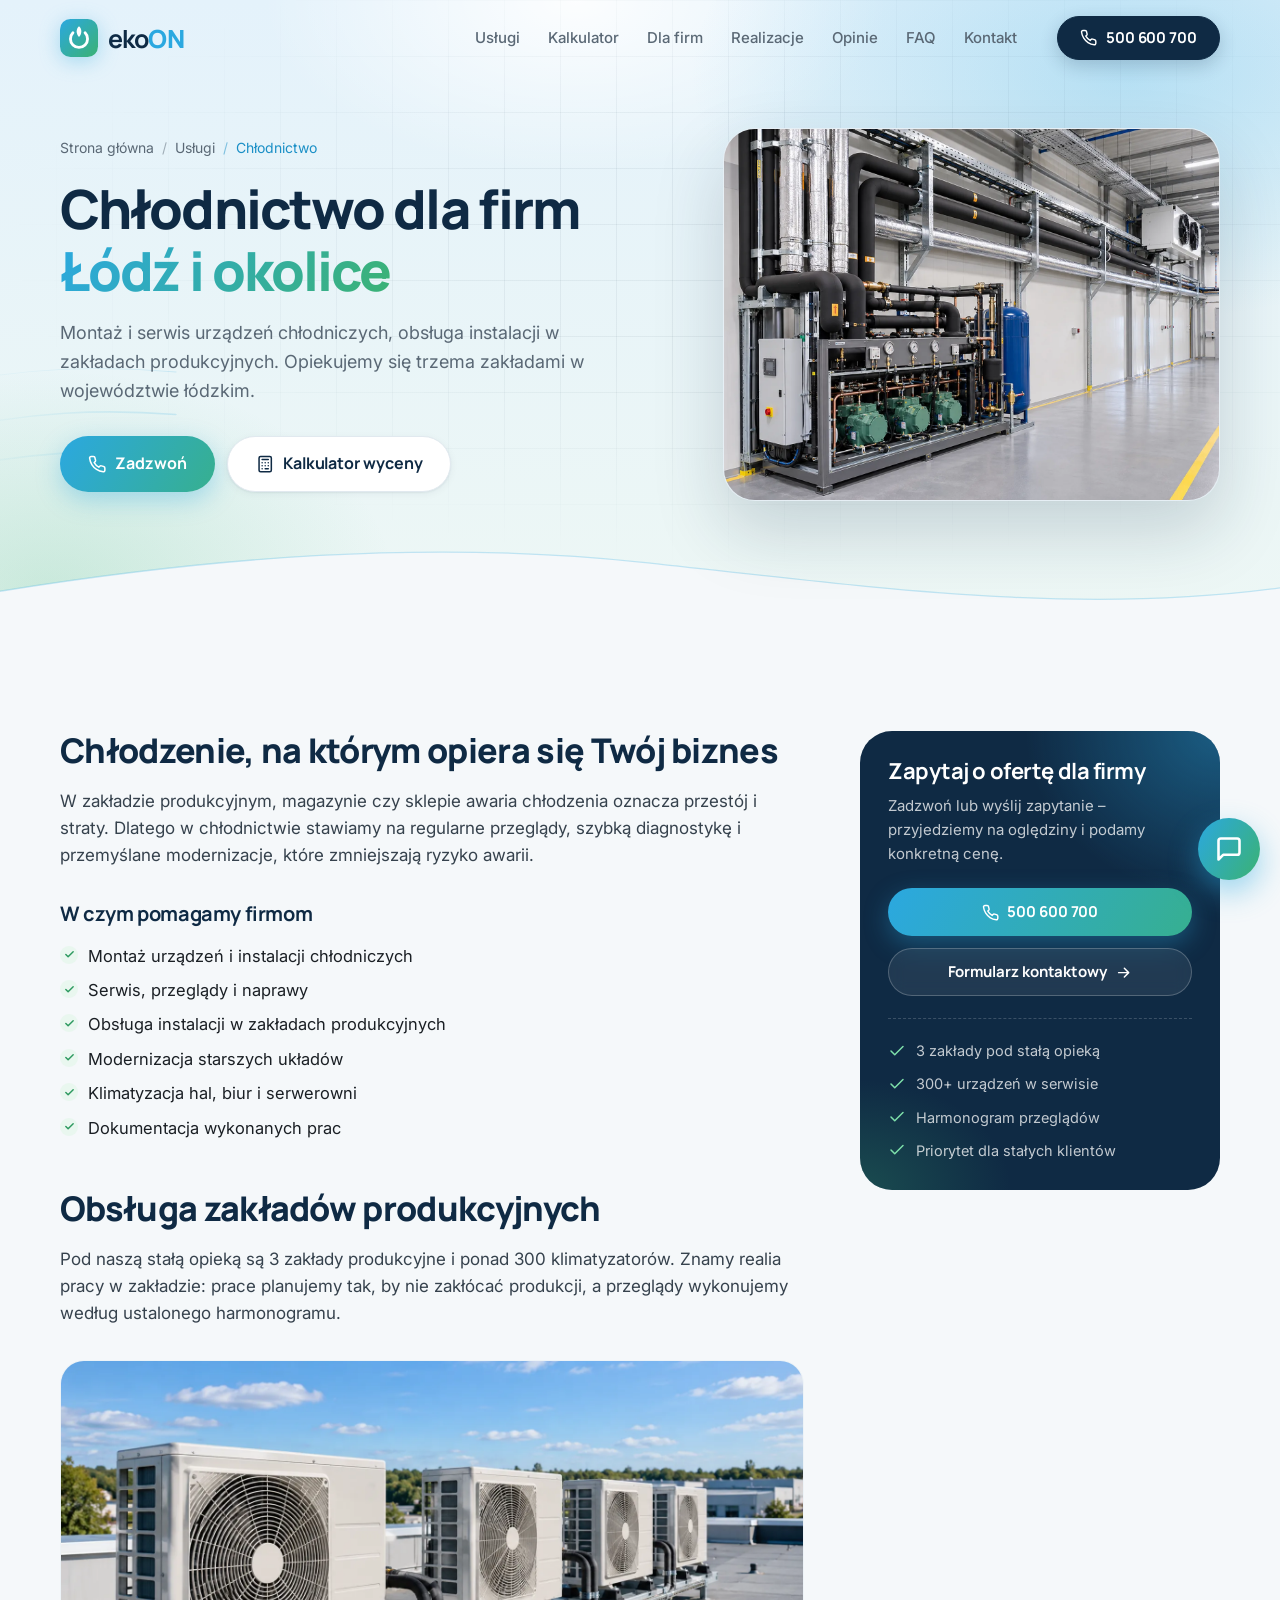
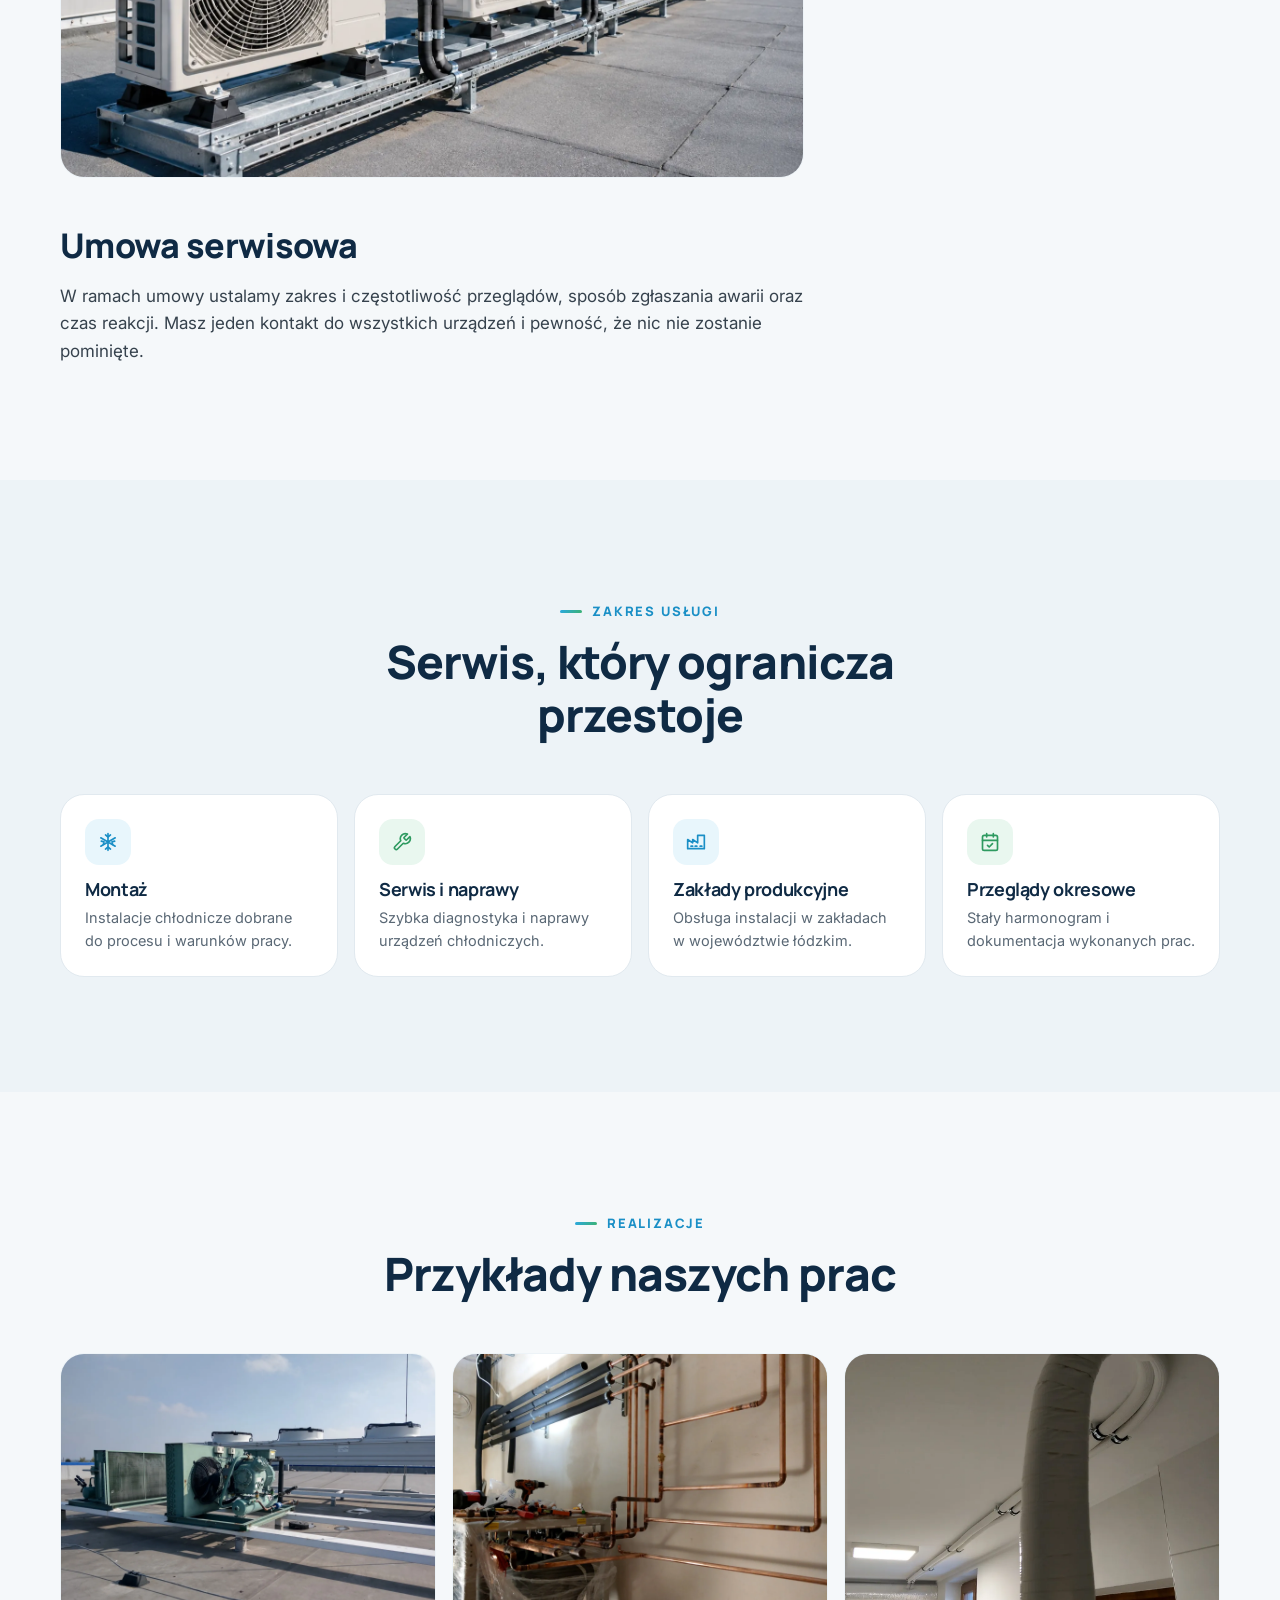
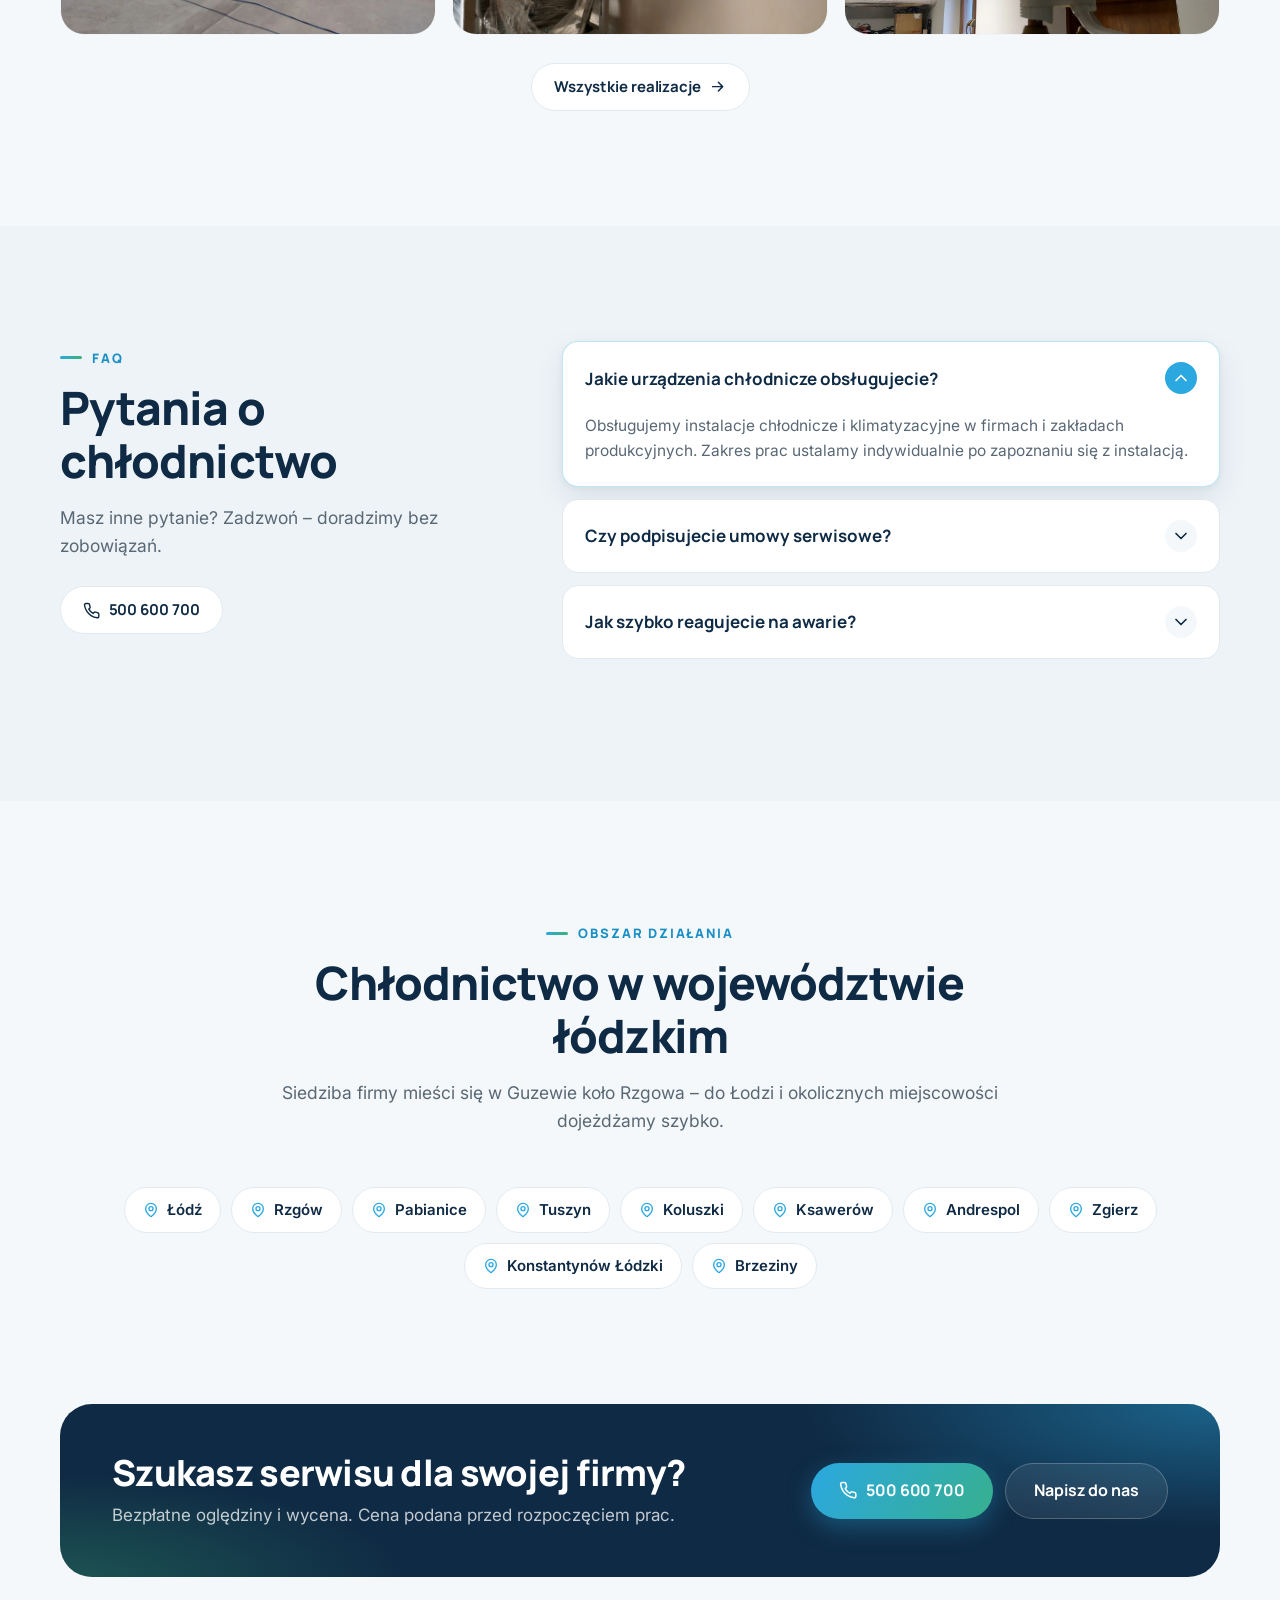
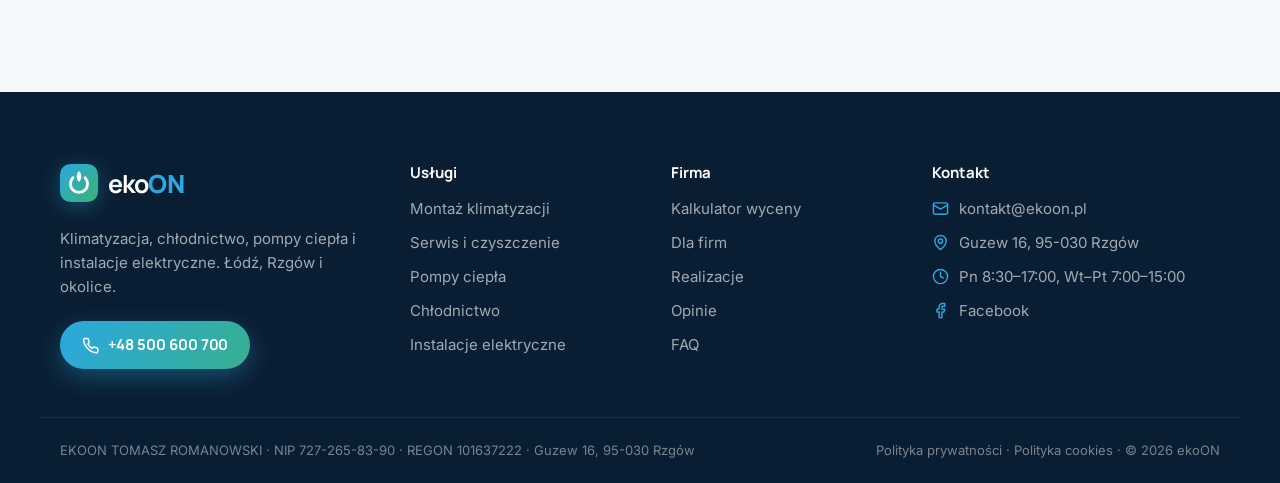
<file: chlodnictwo-lodz.html>
<!doctype html>
<html lang="pl">
<head>
<meta charset="utf-8">
<meta name="viewport" content="width=device-width, initial-scale=1">
<title>Chłodnictwo Łódź – montaż i serwis dla firm | ekoON</title>
<meta name="description" content="Montaż i serwis urządzeń chłodniczych oraz obsługa instalacji w zakładach produkcyjnych w Łodzi i województwie łódzkim. Umowy serwisowe dla firm.">
<link rel="canonical" href="https://ekoon.pl/chlodnictwo-lodz.html">
<meta name="theme-color" content="#0F2A44">
<meta property="og:type" content="website">
<meta property="og:locale" content="pl_PL">
<meta property="og:site_name" content="ekoON">
<meta property="og:title" content="Chłodnictwo Łódź – montaż i serwis dla firm | ekoON">
<meta property="og:description" content="Montaż i serwis urządzeń chłodniczych oraz obsługa instalacji w zakładach produkcyjnych w Łodzi i województwie łódzkim. Umowy serwisowe dla firm.">
<meta property="og:url" content="https://ekoon.pl/chlodnictwo-lodz.html">
<meta property="og:image" content="https://ekoon.pl/img/og.jpg">
<link rel="icon" href="favicon.svg" type="image/svg+xml">
<link rel="preconnect" href="https://fonts.googleapis.com">
<link rel="preconnect" href="https://fonts.gstatic.com" crossorigin>
<link rel="stylesheet" href="https://fonts.googleapis.com/css2?family=Inter:wght@400;500;600&family=Manrope:wght@600;700;800&display=swap">
<link rel="stylesheet" href="css/style.css?v=16">
<script>document.documentElement.classList.add('js')</script>
<script type="application/ld+json">
{
  "@context": "https://schema.org",
  "@type": "Service",
  "name": "Chłodnictwo",
  "serviceType": "Chłodnictwo",
  "description": "Montaż i serwis urządzeń chłodniczych oraz obsługa instalacji w zakładach produkcyjnych w Łodzi i województwie łódzkim. Umowy serwisowe dla firm.",
  "provider": {
    "@id": "https://ekoon.pl/#firma",
    "@type": "HVACBusiness",
    "name": "ekoON Tomasz Romanowski",
    "telephone": "+48500600700",
    "address": {
      "@type": "PostalAddress",
      "streetAddress": "Guzew 16",
      "postalCode": "95-030",
      "addressLocality": "Rzgów",
      "addressCountry": "PL"
    }
  },
  "areaServed": [
    {
      "@type": "City",
      "name": "Łódź"
    },
    {
      "@type": "City",
      "name": "Rzgów"
    },
    {
      "@type": "City",
      "name": "Pabianice"
    },
    {
      "@type": "City",
      "name": "Tuszyn"
    },
    {
      "@type": "City",
      "name": "Koluszki"
    }
  ]
}
</script>
<script type="application/ld+json">
{
  "@context": "https://schema.org",
  "@type": "BreadcrumbList",
  "itemListElement": [
    {
      "@type": "ListItem",
      "position": 1,
      "name": "Strona główna",
      "item": "https://ekoon.pl/"
    },
    {
      "@type": "ListItem",
      "position": 2,
      "name": "Chłodnictwo",
      "item": "https://ekoon.pl/chlodnictwo-lodz.html"
    }
  ]
}
</script>
<script type="application/ld+json">
{
  "@context": "https://schema.org",
  "@type": "FAQPage",
  "mainEntity": [
    {
      "@type": "Question",
      "name": "Jakie urządzenia chłodnicze obsługujecie?",
      "acceptedAnswer": {
        "@type": "Answer",
        "text": "Obsługujemy instalacje chłodnicze i klimatyzacyjne w firmach i zakładach produkcyjnych. Zakres prac ustalamy indywidualnie po zapoznaniu się z instalacją."
      }
    },
    {
      "@type": "Question",
      "name": "Czy podpisujecie umowy serwisowe?",
      "acceptedAnswer": {
        "@type": "Answer",
        "text": "Tak. Umowa określa harmonogram przeglądów, zakres prac i sposób obsługi awarii. To najwygodniejsza forma współpracy dla firm."
      }
    },
    {
      "@type": "Question",
      "name": "Jak szybko reagujecie na awarie?",
      "acceptedAnswer": {
        "@type": "Answer",
        "text": "Klienci z umową serwisową mają priorytet. Czas reakcji ustalamy indywidualnie w umowie."
      }
    }
  ]
}
</script>
</head>
<body>
<!-- @sprite -->
<svg width="0" height="0" style="position:absolute" aria-hidden="true" focusable="false">
  <defs>
    <linearGradient id="g-brand" x1="0" y1="0" x2="1" y2="1"><stop offset="0" stop-color="#2BA8E0"/><stop offset="1" stop-color="#3BB273"/></linearGradient>
  </defs>
  <symbol id="i-arrow" viewBox="0 0 24 24"><path d="M5 12h14M13 6l6 6-6 6"/></symbol>
  <symbol id="i-check" viewBox="0 0 24 24"><path d="M20 6 9 17l-5-5"/></symbol>
  <symbol id="i-phone" viewBox="0 0 24 24"><path d="M22 16.92v3a2 2 0 0 1-2.18 2 19.8 19.8 0 0 1-8.63-3.07 19.5 19.5 0 0 1-6-6A19.8 19.8 0 0 1 2.12 4.18 2 2 0 0 1 4.11 2h3a2 2 0 0 1 2 1.72c.13.96.36 1.9.7 2.81a2 2 0 0 1-.45 2.11L8.09 9.91a16 16 0 0 0 6 6l1.27-1.27a2 2 0 0 1 2.11-.45c.91.34 1.85.57 2.81.7A2 2 0 0 1 22 16.92z"/></symbol>
  <symbol id="i-mail" viewBox="0 0 24 24"><rect x="2" y="4" width="20" height="16" rx="2"/><path d="m22 7-10 6L2 7"/></symbol>
  <symbol id="i-clock" viewBox="0 0 24 24"><circle cx="12" cy="12" r="10"/><path d="M12 6v6l4 2"/></symbol>
  <symbol id="i-pin" viewBox="0 0 24 24"><path d="M20 10c0 6-8 12-8 12s-8-6-8-12a8 8 0 0 1 16 0z"/><circle cx="12" cy="10" r="3"/></symbol>
  <symbol id="i-snow" viewBox="0 0 24 24"><path d="M12 2v20M3.34 7l17.32 10M3.34 17 20.66 7"/><path d="m9 3.5 3 2.5 3-2.5M9 20.5l3-2.5 3 2.5M4 11l3.2.9L6.5 15M20 11l-3.2.9.7 3.1"/></symbol>
  <symbol id="i-ac" viewBox="0 0 24 24"><rect x="2" y="4" width="20" height="9" rx="2"/><path d="M6 9.5h12M7 16.5c0 1.5-1 2-1 3.5M12 16v4M17 16.5c0 1.5 1 2 1 3.5"/></symbol>
  <symbol id="i-wrench" viewBox="0 0 24 24"><path d="M14.7 6.3a1 1 0 0 0 0 1.4l1.6 1.6a1 1 0 0 0 1.4 0l3.77-3.77a6 6 0 0 1-7.94 7.94l-6.91 6.91a2.12 2.12 0 0 1-3-3l6.91-6.91a6 6 0 0 1 7.94-7.94l-3.76 3.76z"/></symbol>
  <symbol id="i-heatpump" viewBox="0 0 24 24"><rect x="2" y="5" width="20" height="14" rx="2"/><circle cx="9" cy="12" r="4"/><path d="M9 8v8M5 12h8M16 9h3M16 12h3M16 15h3"/></symbol>
  <symbol id="i-bolt" viewBox="0 0 24 24"><path d="M13 2 3 14h9l-1 8 10-12h-9l1-8z"/></symbol>
  <symbol id="i-factory" viewBox="0 0 24 24"><path d="M2 20V9l6 4V9l6 4V4h8v16H2z"/><path d="M6 17h2M11 17h2M17 17h2"/></symbol>
  <symbol id="i-sparkle" viewBox="0 0 24 24"><path d="M12 3l1.9 5.1L19 10l-5.1 1.9L12 17l-1.9-5.1L5 10l5.1-1.9L12 3z"/><path d="M19 15l.9 2.1L22 18l-2.1.9L19 21l-.9-2.1L16 18l2.1-.9L19 15z"/></symbol>
  <symbol id="i-receipt" viewBox="0 0 24 24"><path d="M4 2v20l3-2 3 2 3-2 3 2 3-2 1 .7V2l-3 2-3-2-3 2-3-2-3 2-3-2z"/><path d="M8 8h8M8 12h8M8 16h5"/></symbol>
  <symbol id="i-calendar" viewBox="0 0 24 24"><rect x="3" y="4" width="18" height="18" rx="2"/><path d="M16 2v4M8 2v4M3 10h18M9 16l2 2 4-4"/></symbol>
  <symbol id="i-shield" viewBox="0 0 24 24"><path d="M12 22s8-4 8-10V5l-8-3-8 3v7c0 6 8 10 8 10z"/><path d="m9 12 2 2 4-4"/></symbol>
  <symbol id="i-leaf" viewBox="0 0 24 24"><path d="M11 20A7 7 0 0 1 9.8 6.1C15.5 5 17 4.48 19 2c1 2 2 4.18 2 8 0 5.5-4.78 10-10 10Z"/><path d="M2 21c0-3 1.85-5.36 5.08-6C9.5 14.52 12 13 13 12"/></symbol>
  <symbol id="i-menu" viewBox="0 0 24 24"><path d="M4 7h16M4 12h16M4 17h16"/></symbol>
  <symbol id="i-x" viewBox="0 0 24 24"><path d="M18 6 6 18M6 6l12 12"/></symbol>
  <symbol id="i-left" viewBox="0 0 24 24"><path d="m15 18-6-6 6-6"/></symbol>
  <symbol id="i-right" viewBox="0 0 24 24"><path d="m9 18 6-6-6-6"/></symbol>
  <symbol id="i-down" viewBox="0 0 24 24"><path d="m6 9 6 6 6-6"/></symbol>
  <symbol id="i-star" viewBox="0 0 24 24"><path fill="currentColor" stroke="none" d="M12 2l3.09 6.26L22 9.27l-5 4.87 1.18 6.88L12 17.77l-6.18 3.25L7 14.14 2 9.27l6.91-1.01L12 2z"/></symbol>
  <symbol id="i-fb" viewBox="0 0 24 24"><path d="M18 2h-3a5 5 0 0 0-5 5v3H7v4h3v8h4v-8h3l1-4h-4V7a1 1 0 0 1 1-1h3z"/></symbol>
  <symbol id="i-quote" viewBox="0 0 24 24"><path fill="currentColor" stroke="none" d="M3 21c3 0 7-1 7-8V5c0-1.25-.76-2-2-2H4c-1.25 0-2 .75-2 2v6c0 1.25.75 2 2 2 1 0 1 0 1 1v1c0 1-1 2-2 2s-1 .01-1 1v2c0 1 0 1 1 1zm12 0c3 0 7-1 7-8V5c0-1.25-.76-2-2-2h-4c-1.25 0-2 .75-2 2v6c0 1.25.75 2 2 2h.75c0 2.25.25 4-2.75 4v3c0 1 0 1 1 1z"/></symbol>
  <symbol id="i-calc" viewBox="0 0 24 24"><rect x="4" y="2" width="16" height="20" rx="2"/><path d="M8 6h8M8 10h.01M12 10h.01M16 10h.01M8 14h.01M12 14h.01M16 14h.01M8 18h.01M12 18h4"/></symbol>
  <symbol id="i-image" viewBox="0 0 24 24"><rect x="3" y="3" width="18" height="18" rx="2"/><circle cx="9" cy="9" r="2"/><path d="m21 15-3.09-3.09a2 2 0 0 0-2.82 0L6 21"/></symbol>
  <symbol id="i-home" viewBox="0 0 24 24"><path d="M3 10.5 12 3l9 7.5V20a1 1 0 0 1-1 1h-5v-6H9v6H4a1 1 0 0 1-1-1z"/></symbol>
  <symbol id="i-clipboard" viewBox="0 0 24 24"><rect x="8" y="2" width="8" height="4" rx="1"/><path d="M16 4h2a2 2 0 0 1 2 2v14a2 2 0 0 1-2 2H6a2 2 0 0 1-2-2V6a2 2 0 0 1 2-2h2M9 12h6M9 16h6"/></symbol>
  <symbol id="i-chat" viewBox="0 0 24 24"><path d="M21 15a2 2 0 0 1-2 2H7l-4 4V5a2 2 0 0 1 2-2h14a2 2 0 0 1 2 2z"/></symbol>
  <symbol id="i-search" viewBox="0 0 24 24"><circle cx="11" cy="11" r="8"/><path d="m21 21-4.3-4.3"/></symbol>
  <symbol id="i-refresh" viewBox="0 0 24 24"><path d="M21 12a9 9 0 1 1-3-6.7L21 8"/><path d="M21 3v5h-5"/></symbol>
  <symbol id="i-expand" viewBox="0 0 24 24"><path d="M15 3h6v6M9 21H3v-6M21 3l-7 7M3 21l7-7"/></symbol>
  <symbol id="i-bed" viewBox="0 0 24 24"><path d="M2 4v16M2 8h18a2 2 0 0 1 2 2v10M2 17h20M6 8v9"/></symbol>
  <symbol id="i-sofa" viewBox="0 0 24 24"><path d="M20 9V6a2 2 0 0 0-2-2H6a2 2 0 0 0-2 2v3"/><path d="M2 16a2 2 0 0 0 2 2h16a2 2 0 0 0 2-2v-5a2 2 0 0 0-4 0v2H6v-2a2 2 0 0 0-4 0z"/><path d="M4 18v2M20 18v2"/></symbol>
  <symbol id="i-briefcase" viewBox="0 0 24 24"><rect x="2" y="7" width="20" height="14" rx="2"/><path d="M16 21V5a2 2 0 0 0-2-2h-4a2 2 0 0 0-2 2v16"/></symbol>
  <symbol id="i-attic" viewBox="0 0 24 24"><path d="M2 20 12 4l10 16z"/><path d="M9 20v-5h6v5"/></symbol>
  <symbol id="i-thermo" viewBox="0 0 24 24"><path d="M14 4v10.54a4 4 0 1 1-4 0V4a2 2 0 0 1 4 0z"/></symbol>
  <symbol id="i-droplet" viewBox="0 0 24 24"><path d="M12 2.69l5.66 5.66a8 8 0 1 1-11.31 0z"/></symbol>
  <symbol id="i-users" viewBox="0 0 24 24"><path d="M16 21v-2a4 4 0 0 0-4-4H6a4 4 0 0 0-4 4v2"/><circle cx="9" cy="7" r="4"/><path d="M22 21v-2a4 4 0 0 0-3-3.87M16 3.13a4 4 0 0 1 0 7.75"/></symbol>
  <symbol id="i-paperclip" viewBox="0 0 24 24"><path d="m21.44 11.05-9.19 9.19a6 6 0 0 1-8.49-8.49l8.57-8.57A4 4 0 1 1 18 8.84l-8.59 8.57a2 2 0 0 1-2.83-2.83l8.49-8.48"/></symbol>
</svg>
<!-- /@sprite -->

<a class="skip-link" href="#main">Przejdź do treści</a>

<!-- @header -->
<header class="header" data-header>
  <div class="container header__inner">
    <a class="logo" href="index.html" aria-label="ekoON – strona główna">
      <svg class="logo__mark" viewBox="0 0 40 40" aria-hidden="true"><rect width="40" height="40" rx="11" fill="url(#g-brand)"/><path d="M13.6 14.6a9 9 0 1 0 12.8 0" fill="none" stroke="#fff" stroke-width="3" stroke-linecap="round"/><path d="M20 7.5c3.2 3 3.4 7.2 0 11.5-3.4-4.3-3.2-8.5 0-11.5z" fill="#fff"/></svg>
      <span class="logo__text">eko<b>ON</b></span>
    </a>
    <nav class="nav" data-nav aria-label="Główna nawigacja">
      <ul class="nav__list">
        <li><a href="index.html#uslugi">Usługi</a></li>
        <li><a href="index.html#kalkulator">Kalkulator</a></li>
        <li><a href="index.html#dla-firm">Dla firm</a></li>
        <li><a href="index.html#realizacje">Realizacje</a></li>
        <li><a href="index.html#opinie">Opinie</a></li>
        <li><a href="index.html#faq">FAQ</a></li>
        <li><a href="index.html#kontakt">Kontakt</a></li>
      </ul>
      <a class="btn btn--primary nav__cta" href="tel:+48500600700"><svg class="ico"><use href="#i-phone"/></svg>500 600 700</a>
    </nav>
    <button class="burger" type="button" aria-label="Otwórz menu" aria-expanded="false" data-burger><svg class="ico"><use href="#i-menu"/></svg></button>
  </div>
</header>
<!-- /@header -->

<main id="main">

<section class="page-hero">
  <div class="hero__bg" aria-hidden="true">
    <div class="hero__grid"></div>
    <svg class="hero__flow" viewBox="0 0 1440 800" preserveAspectRatio="none">
      <defs><linearGradient id="g-flow" x1="0" x2="1" y1="0" y2="0"><stop offset="0" stop-color="#2BA8E0" stop-opacity="0"/><stop offset=".45" stop-color="#2BA8E0" stop-opacity=".55"/><stop offset="1" stop-color="#3BB273" stop-opacity="0"/></linearGradient></defs>
      <path d="M-60 560C260 470 480 660 820 560s520-220 700-120"/>
      <path d="M-60 610C300 520 520 720 860 610s500-200 680-110"/>
      <path d="M-60 500C240 420 500 600 840 500s520-230 700-140"/>
    </svg>
  </div>
  <div class="container page-hero__inner">
    <div>
      <ol class="crumbs"><li><a href="index.html">Strona główna</a></li><li><a href="index.html#uslugi">Usługi</a></li><li aria-current="page">Chłodnictwo</li></ol>
      <h1>Chłodnictwo dla firm <span class="text-grad">Łódź i okolice</span></h1>
      <p class="page-hero__lead">Montaż i serwis urządzeń chłodniczych, obsługa instalacji w zakładach produkcyjnych. Opiekujemy się trzema zakładami w województwie łódzkim.</p>
      <div class="hero__ctas">
        <a class="btn btn--accent btn--lg" href="tel:+48500600700"><svg class="ico"><use href="#i-phone"/></svg>Zadzwoń</a>
        <a class="btn btn--glass btn--lg" href="index.html#kalkulator"><svg class="ico"><use href="#i-calc"/></svg>Kalkulator wyceny</a>
      </div>
    </div>
    <div class="photo photo--dark" data-src="img/uslugi/chlodnictwo-instalacja" data-alt="Instalacja chłodnicza w zakładzie produkcyjnym" data-label="Instalacja chłodnicza w zakładzie" data-eager></div>
  </div>
</section>

<section class="section">
  <div class="container layout">
    <article class="prose reveal">

<h2>Chłodzenie, na którym opiera się Twój biznes</h2>
<p>W zakładzie produkcyjnym, magazynie czy sklepie awaria chłodzenia oznacza przestój i straty. Dlatego w chłodnictwie stawiamy na regularne przeglądy, szybką diagnostykę i przemyślane modernizacje, które zmniejszają ryzyko awarii.</p>
<h3>W czym pomagamy firmom</h3>
<ul class="ticks"><li>Montaż urządzeń i instalacji chłodniczych</li><li>Serwis, przeglądy i naprawy</li><li>Obsługa instalacji w zakładach produkcyjnych</li><li>Modernizacja starszych układów</li><li>Klimatyzacja hal, biur i serwerowni</li><li>Dokumentacja wykonanych prac</li></ul>
<h2>Obsługa zakładów produkcyjnych</h2>
<p>Pod naszą stałą opieką są 3 zakłady produkcyjne i ponad 300 klimatyzatorów. Znamy realia pracy w zakładzie: prace planujemy tak, by nie zakłócać produkcji, a przeglądy wykonujemy według ustalonego harmonogramu.</p>
<div class="photo photo--wide" data-src="img/uslugi/firmy-agregaty-dach" data-alt="Jednostki zewnętrzne na dachu budynku firmy" data-label="Jednostki zewnętrzne na dachu firmy"></div>
<h2>Umowa serwisowa</h2>
<p>W ramach umowy ustalamy zakres i częstotliwość przeglądów, sposób zgłaszania awarii oraz czas reakcji. Masz jeden kontakt do wszystkich urządzeń i pewność, że nic nie zostanie pominięte.</p>

    </article>
    <aside class="aside-card reveal">
      <h3>Zapytaj o ofertę dla firmy</h3>
      <p>Zadzwoń lub wyślij zapytanie – przyjedziemy na oględziny i podamy konkretną cenę.</p>
      <a class="btn btn--accent btn--block" href="tel:+48500600700"><svg class="ico"><use href="#i-phone"/></svg>500 600 700</a>
      <a class="btn btn--glass btn--block" href="index.html#formularz">Formularz kontaktowy<svg class="ico"><use href="#i-arrow"/></svg></a>
      <ul class="aside-card__list"><li><svg class="ico"><use href="#i-check"/></svg>3 zakłady pod stałą opieką</li><li><svg class="ico"><use href="#i-check"/></svg>300+ urządzeń w serwisie</li><li><svg class="ico"><use href="#i-check"/></svg>Harmonogram przeglądów</li><li><svg class="ico"><use href="#i-check"/></svg>Priorytet dla stałych klientów</li></ul>
    </aside>
  </div>
</section>

<section class="section section--tint">
  <div class="container">
    <header class="sec-head reveal">
      <p class="eyebrow">Zakres usługi</p>
      <h2>Serwis, który ogranicza przestoje</h2>
    </header>
    <div class="features" style="grid-template-columns:repeat(auto-fit,minmax(240px,1fr))">
<div class="feature reveal"><span class="feature__icon"><svg class="ico"><use href="#i-snow"/></svg></span><h3>Montaż</h3><p>Instalacje chłodnicze dobrane do procesu i warunków pracy.</p></div>
<div class="feature reveal"><span class="feature__icon"><svg class="ico"><use href="#i-wrench"/></svg></span><h3>Serwis i naprawy</h3><p>Szybka diagnostyka i naprawy urządzeń chłodniczych.</p></div>
<div class="feature reveal"><span class="feature__icon"><svg class="ico"><use href="#i-factory"/></svg></span><h3>Zakłady produkcyjne</h3><p>Obsługa instalacji w zakładach w województwie łódzkim.</p></div>
<div class="feature reveal"><span class="feature__icon"><svg class="ico"><use href="#i-calendar"/></svg></span><h3>Przeglądy okresowe</h3><p>Stały harmonogram i dokumentacja wykonanych prac.</p></div>
    </div>
  </div>
</section>

<section class="section">
  <div class="container">
    <header class="sec-head reveal">
      <p class="eyebrow">Realizacje</p>
      <h2>Przykłady naszych prac</h2>
    </header>
    <div class="mini-gallery reveal">
<div class="photo " data-src="img/realizacje/chlodnictwo-agregaty-dach" data-alt="Agregaty chłodnicze na dachu zakładu" data-label="Agregaty chłodnicze na dachu"></div>
<div class="photo " data-src="img/realizacje/chlodnictwo-instalacja-miedz" data-alt="Montaż instalacji chłodniczej z rur miedzianych" data-label="Montaż instalacji chłodniczej"></div>
<div class="photo " data-src="img/realizacje/chlodnictwo-rury" data-alt="Izolowane przewody chłodnicze pod sufitem" data-label="Izolowane przewody"></div>
    </div>
    <p style="text-align:center;margin-top:28px"><a class="btn btn--outline" href="index.html#realizacje">Wszystkie realizacje<svg class="ico"><use href="#i-arrow"/></svg></a></p>
  </div>
</section>

<section class="section section--tint">
  <div class="container faq">
    <header class="sec-head sec-head--left faq__head reveal">
      <p class="eyebrow">FAQ</p>
      <h2>Pytania o chłodnictwo</h2>
      <p>Masz inne pytanie? Zadzwoń – doradzimy bez zobowiązań.</p>
      <a class="btn btn--outline" href="tel:+48500600700"><svg class="ico"><use href="#i-phone"/></svg>500 600 700</a>
    </header>
    <div class="faq__list reveal">
<details class="qa" open><summary>Jakie urządzenia chłodnicze obsługujecie?<svg class="ico"><use href="#i-down"/></svg></summary><div class="qa__a"><p>Obsługujemy instalacje chłodnicze i klimatyzacyjne w firmach i zakładach produkcyjnych. Zakres prac ustalamy indywidualnie po zapoznaniu się z instalacją.</p></div></details>
<details class="qa"><summary>Czy podpisujecie umowy serwisowe?<svg class="ico"><use href="#i-down"/></svg></summary><div class="qa__a"><p>Tak. Umowa określa harmonogram przeglądów, zakres prac i sposób obsługi awarii. To najwygodniejsza forma współpracy dla firm.</p></div></details>
<details class="qa"><summary>Jak szybko reagujecie na awarie?<svg class="ico"><use href="#i-down"/></svg></summary><div class="qa__a"><p>Klienci z umową serwisową mają priorytet. Czas reakcji ustalamy indywidualnie w umowie.</p></div></details>
    </div>
  </div>
</section>

<section class="section">
  <div class="container">
    <header class="sec-head reveal">
      <p class="eyebrow">Obszar działania</p>
      <h2>Chłodnictwo w województwie łódzkim</h2>
      <p>Siedziba firmy mieści się w Guzewie koło Rzgowa – do Łodzi i okolicznych miejscowości dojeżdżamy szybko.</p>
    </header>
    <ul class="towns reveal"><li><svg class="ico"><use href="#i-pin"/></svg>Łódź</li><li><svg class="ico"><use href="#i-pin"/></svg>Rzgów</li><li><svg class="ico"><use href="#i-pin"/></svg>Pabianice</li><li><svg class="ico"><use href="#i-pin"/></svg>Tuszyn</li><li><svg class="ico"><use href="#i-pin"/></svg>Koluszki</li><li><svg class="ico"><use href="#i-pin"/></svg>Ksawerów</li><li><svg class="ico"><use href="#i-pin"/></svg>Andrespol</li><li><svg class="ico"><use href="#i-pin"/></svg>Zgierz</li><li><svg class="ico"><use href="#i-pin"/></svg>Konstantynów Łódzki</li><li><svg class="ico"><use href="#i-pin"/></svg>Brzeziny</li></ul>
  </div>
</section>

<section class="section" style="padding-top:0">
  <div class="container">
    <div class="cta-band reveal">
      <div>
        <h2>Szukasz serwisu dla swojej firmy?</h2>
        <p>Bezpłatne oględziny i wycena. Cena podana przed rozpoczęciem prac.</p>
      </div>
      <div class="cta-band__btns">
        <a class="btn btn--accent btn--lg" href="tel:+48500600700"><svg class="ico"><use href="#i-phone"/></svg>500 600 700</a>
        <a class="btn btn--glass btn--lg" href="index.html#formularz" data-service="Chłodnictwo">Napisz do nas</a>
      </div>
    </div>
  </div>
</section>

</main>

<!-- @footer -->
<footer class="footer">
  <div class="container footer__top">
    <div class="footer__brand">
      <a class="logo logo--light" href="index.html" aria-label="ekoON – strona główna">
        <svg class="logo__mark" viewBox="0 0 40 40" aria-hidden="true"><rect width="40" height="40" rx="11" fill="url(#g-brand)"/><path d="M13.6 14.6a9 9 0 1 0 12.8 0" fill="none" stroke="#fff" stroke-width="3" stroke-linecap="round"/><path d="M20 7.5c3.2 3 3.4 7.2 0 11.5-3.4-4.3-3.2-8.5 0-11.5z" fill="#fff"/></svg>
        <span class="logo__text">eko<b>ON</b></span>
      </a>
      <p>Klimatyzacja, chłodnictwo, pompy ciepła i instalacje elektryczne. Łódź, Rzgów i okolice.</p>
      <a class="btn btn--accent" href="tel:+48500600700"><svg class="ico"><use href="#i-phone"/></svg>+48 500 600 700</a>
    </div>
    <div class="footer__col">
      <h4>Usługi</h4>
      <ul>
        <li><a href="montaz-klimatyzacji-lodz.html">Montaż klimatyzacji</a></li>
        <li><a href="serwis-klimatyzacji-lodz.html">Serwis i czyszczenie</a></li>
        <li><a href="pompy-ciepla-lodz.html">Pompy ciepła</a></li>
        <li><a href="chlodnictwo-lodz.html">Chłodnictwo</a></li>
        <li><a href="instalacje-elektryczne-lodz.html">Instalacje elektryczne</a></li>
      </ul>
    </div>
    <div class="footer__col">
      <h4>Firma</h4>
      <ul>
        <li><a href="index.html#kalkulator">Kalkulator wyceny</a></li>
        <li><a href="index.html#dla-firm">Dla firm</a></li>
        <li><a href="index.html#realizacje">Realizacje</a></li>
        <li><a href="index.html#opinie">Opinie</a></li>
        <li><a href="index.html#faq">FAQ</a></li>
      </ul>
    </div>
    <div class="footer__col">
      <h4>Kontakt</h4>
      <ul class="footer__contact">
        <li><svg class="ico"><use href="#i-mail"/></svg><a href="mailto:kontakt@ekoon.pl">kontakt@ekoon.pl</a></li>
        <li><svg class="ico"><use href="#i-pin"/></svg>Guzew 16, 95-030 Rzgów</li>
        <li><svg class="ico"><use href="#i-clock"/></svg>Pn 8:30–17:00, Wt–Pt 7:00–15:00</li>
        <li><svg class="ico"><use href="#i-fb"/></svg><a href="https://www.facebook.com/toomaszromanowski/" target="_blank" rel="noopener">Facebook</a></li>
      </ul>
    </div>
  </div>
  <div class="container footer__bottom">
    <p>EKOON TOMASZ ROMANOWSKI · NIP 727-265-83-90 · REGON 101637222 · Guzew 16, 95-030 Rzgów</p>
    <p><a href="polityka-prywatnosci.html">Polityka prywatności</a> · <a href="polityka-cookies.html">Polityka cookies</a> · © <span data-year>2026</span> ekoON</p>
  </div>
</footer>

<div class="callbar" data-callbar>
  <a class="callbar__call" href="tel:+48500600700"><svg class="ico"><use href="#i-phone"/></svg>Zadzwoń</a>
  <a class="callbar__quote" href="index.html#formularz">Bezpłatna wycena</a>
</div>
<!-- /@footer -->

<script src="js/main.js?v=12" defer></script>
<script src="js/chat.js?v=2" defer></script>
</body>
</html>
</file>
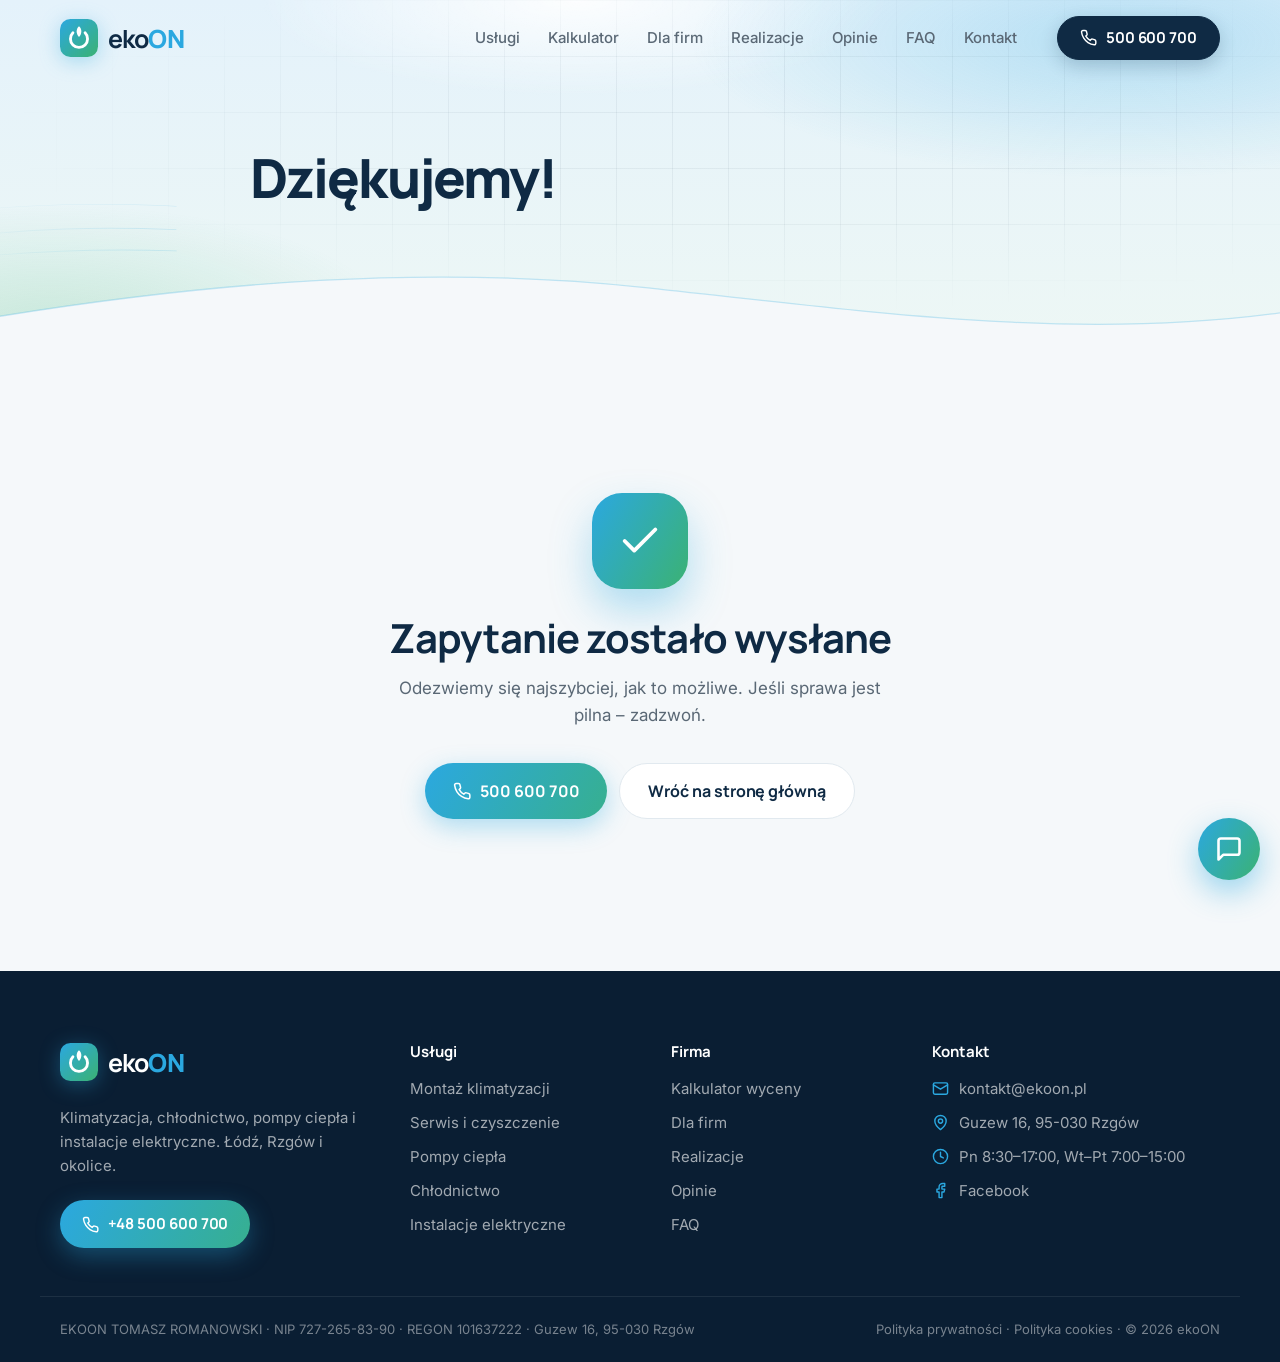
<file: dziekujemy.html>
<!doctype html>
<html lang="pl">
<head>
<meta charset="utf-8">
<meta name="viewport" content="width=device-width, initial-scale=1">
<title>Dziękujemy za zapytanie | ekoON</title>
<meta name="description" content="Zapytanie zostało wysłane.">
<meta name="robots" content="noindex">
<meta name="theme-color" content="#0F2A44">
<meta property="og:type" content="website">
<meta property="og:locale" content="pl_PL">
<meta property="og:site_name" content="ekoON">
<meta property="og:title" content="Dziękujemy za zapytanie | ekoON">
<meta property="og:description" content="Zapytanie zostało wysłane.">
<meta property="og:url" content="https://ekoon.pl/dziekujemy.html">
<meta property="og:image" content="https://ekoon.pl/img/og.jpg">
<link rel="icon" href="favicon.svg" type="image/svg+xml">
<link rel="preconnect" href="https://fonts.googleapis.com">
<link rel="preconnect" href="https://fonts.gstatic.com" crossorigin>
<link rel="stylesheet" href="https://fonts.googleapis.com/css2?family=Inter:wght@400;500;600&family=Manrope:wght@600;700;800&display=swap">
<link rel="stylesheet" href="css/style.css?v=16">
<script>document.documentElement.classList.add('js')</script>

</head>
<body>
<!-- @sprite -->
<svg width="0" height="0" style="position:absolute" aria-hidden="true" focusable="false">
  <defs>
    <linearGradient id="g-brand" x1="0" y1="0" x2="1" y2="1"><stop offset="0" stop-color="#2BA8E0"/><stop offset="1" stop-color="#3BB273"/></linearGradient>
  </defs>
  <symbol id="i-arrow" viewBox="0 0 24 24"><path d="M5 12h14M13 6l6 6-6 6"/></symbol>
  <symbol id="i-check" viewBox="0 0 24 24"><path d="M20 6 9 17l-5-5"/></symbol>
  <symbol id="i-phone" viewBox="0 0 24 24"><path d="M22 16.92v3a2 2 0 0 1-2.18 2 19.8 19.8 0 0 1-8.63-3.07 19.5 19.5 0 0 1-6-6A19.8 19.8 0 0 1 2.12 4.18 2 2 0 0 1 4.11 2h3a2 2 0 0 1 2 1.72c.13.96.36 1.9.7 2.81a2 2 0 0 1-.45 2.11L8.09 9.91a16 16 0 0 0 6 6l1.27-1.27a2 2 0 0 1 2.11-.45c.91.34 1.85.57 2.81.7A2 2 0 0 1 22 16.92z"/></symbol>
  <symbol id="i-mail" viewBox="0 0 24 24"><rect x="2" y="4" width="20" height="16" rx="2"/><path d="m22 7-10 6L2 7"/></symbol>
  <symbol id="i-clock" viewBox="0 0 24 24"><circle cx="12" cy="12" r="10"/><path d="M12 6v6l4 2"/></symbol>
  <symbol id="i-pin" viewBox="0 0 24 24"><path d="M20 10c0 6-8 12-8 12s-8-6-8-12a8 8 0 0 1 16 0z"/><circle cx="12" cy="10" r="3"/></symbol>
  <symbol id="i-snow" viewBox="0 0 24 24"><path d="M12 2v20M3.34 7l17.32 10M3.34 17 20.66 7"/><path d="m9 3.5 3 2.5 3-2.5M9 20.5l3-2.5 3 2.5M4 11l3.2.9L6.5 15M20 11l-3.2.9.7 3.1"/></symbol>
  <symbol id="i-ac" viewBox="0 0 24 24"><rect x="2" y="4" width="20" height="9" rx="2"/><path d="M6 9.5h12M7 16.5c0 1.5-1 2-1 3.5M12 16v4M17 16.5c0 1.5 1 2 1 3.5"/></symbol>
  <symbol id="i-wrench" viewBox="0 0 24 24"><path d="M14.7 6.3a1 1 0 0 0 0 1.4l1.6 1.6a1 1 0 0 0 1.4 0l3.77-3.77a6 6 0 0 1-7.94 7.94l-6.91 6.91a2.12 2.12 0 0 1-3-3l6.91-6.91a6 6 0 0 1 7.94-7.94l-3.76 3.76z"/></symbol>
  <symbol id="i-heatpump" viewBox="0 0 24 24"><rect x="2" y="5" width="20" height="14" rx="2"/><circle cx="9" cy="12" r="4"/><path d="M9 8v8M5 12h8M16 9h3M16 12h3M16 15h3"/></symbol>
  <symbol id="i-bolt" viewBox="0 0 24 24"><path d="M13 2 3 14h9l-1 8 10-12h-9l1-8z"/></symbol>
  <symbol id="i-factory" viewBox="0 0 24 24"><path d="M2 20V9l6 4V9l6 4V4h8v16H2z"/><path d="M6 17h2M11 17h2M17 17h2"/></symbol>
  <symbol id="i-sparkle" viewBox="0 0 24 24"><path d="M12 3l1.9 5.1L19 10l-5.1 1.9L12 17l-1.9-5.1L5 10l5.1-1.9L12 3z"/><path d="M19 15l.9 2.1L22 18l-2.1.9L19 21l-.9-2.1L16 18l2.1-.9L19 15z"/></symbol>
  <symbol id="i-receipt" viewBox="0 0 24 24"><path d="M4 2v20l3-2 3 2 3-2 3 2 3-2 1 .7V2l-3 2-3-2-3 2-3-2-3 2-3-2z"/><path d="M8 8h8M8 12h8M8 16h5"/></symbol>
  <symbol id="i-calendar" viewBox="0 0 24 24"><rect x="3" y="4" width="18" height="18" rx="2"/><path d="M16 2v4M8 2v4M3 10h18M9 16l2 2 4-4"/></symbol>
  <symbol id="i-shield" viewBox="0 0 24 24"><path d="M12 22s8-4 8-10V5l-8-3-8 3v7c0 6 8 10 8 10z"/><path d="m9 12 2 2 4-4"/></symbol>
  <symbol id="i-leaf" viewBox="0 0 24 24"><path d="M11 20A7 7 0 0 1 9.8 6.1C15.5 5 17 4.48 19 2c1 2 2 4.18 2 8 0 5.5-4.78 10-10 10Z"/><path d="M2 21c0-3 1.85-5.36 5.08-6C9.5 14.52 12 13 13 12"/></symbol>
  <symbol id="i-menu" viewBox="0 0 24 24"><path d="M4 7h16M4 12h16M4 17h16"/></symbol>
  <symbol id="i-x" viewBox="0 0 24 24"><path d="M18 6 6 18M6 6l12 12"/></symbol>
  <symbol id="i-left" viewBox="0 0 24 24"><path d="m15 18-6-6 6-6"/></symbol>
  <symbol id="i-right" viewBox="0 0 24 24"><path d="m9 18 6-6-6-6"/></symbol>
  <symbol id="i-down" viewBox="0 0 24 24"><path d="m6 9 6 6 6-6"/></symbol>
  <symbol id="i-star" viewBox="0 0 24 24"><path fill="currentColor" stroke="none" d="M12 2l3.09 6.26L22 9.27l-5 4.87 1.18 6.88L12 17.77l-6.18 3.25L7 14.14 2 9.27l6.91-1.01L12 2z"/></symbol>
  <symbol id="i-fb" viewBox="0 0 24 24"><path d="M18 2h-3a5 5 0 0 0-5 5v3H7v4h3v8h4v-8h3l1-4h-4V7a1 1 0 0 1 1-1h3z"/></symbol>
  <symbol id="i-quote" viewBox="0 0 24 24"><path fill="currentColor" stroke="none" d="M3 21c3 0 7-1 7-8V5c0-1.25-.76-2-2-2H4c-1.25 0-2 .75-2 2v6c0 1.25.75 2 2 2 1 0 1 0 1 1v1c0 1-1 2-2 2s-1 .01-1 1v2c0 1 0 1 1 1zm12 0c3 0 7-1 7-8V5c0-1.25-.76-2-2-2h-4c-1.25 0-2 .75-2 2v6c0 1.25.75 2 2 2h.75c0 2.25.25 4-2.75 4v3c0 1 0 1 1 1z"/></symbol>
  <symbol id="i-calc" viewBox="0 0 24 24"><rect x="4" y="2" width="16" height="20" rx="2"/><path d="M8 6h8M8 10h.01M12 10h.01M16 10h.01M8 14h.01M12 14h.01M16 14h.01M8 18h.01M12 18h4"/></symbol>
  <symbol id="i-image" viewBox="0 0 24 24"><rect x="3" y="3" width="18" height="18" rx="2"/><circle cx="9" cy="9" r="2"/><path d="m21 15-3.09-3.09a2 2 0 0 0-2.82 0L6 21"/></symbol>
  <symbol id="i-home" viewBox="0 0 24 24"><path d="M3 10.5 12 3l9 7.5V20a1 1 0 0 1-1 1h-5v-6H9v6H4a1 1 0 0 1-1-1z"/></symbol>
  <symbol id="i-clipboard" viewBox="0 0 24 24"><rect x="8" y="2" width="8" height="4" rx="1"/><path d="M16 4h2a2 2 0 0 1 2 2v14a2 2 0 0 1-2 2H6a2 2 0 0 1-2-2V6a2 2 0 0 1 2-2h2M9 12h6M9 16h6"/></symbol>
  <symbol id="i-chat" viewBox="0 0 24 24"><path d="M21 15a2 2 0 0 1-2 2H7l-4 4V5a2 2 0 0 1 2-2h14a2 2 0 0 1 2 2z"/></symbol>
  <symbol id="i-search" viewBox="0 0 24 24"><circle cx="11" cy="11" r="8"/><path d="m21 21-4.3-4.3"/></symbol>
  <symbol id="i-refresh" viewBox="0 0 24 24"><path d="M21 12a9 9 0 1 1-3-6.7L21 8"/><path d="M21 3v5h-5"/></symbol>
  <symbol id="i-expand" viewBox="0 0 24 24"><path d="M15 3h6v6M9 21H3v-6M21 3l-7 7M3 21l7-7"/></symbol>
  <symbol id="i-bed" viewBox="0 0 24 24"><path d="M2 4v16M2 8h18a2 2 0 0 1 2 2v10M2 17h20M6 8v9"/></symbol>
  <symbol id="i-sofa" viewBox="0 0 24 24"><path d="M20 9V6a2 2 0 0 0-2-2H6a2 2 0 0 0-2 2v3"/><path d="M2 16a2 2 0 0 0 2 2h16a2 2 0 0 0 2-2v-5a2 2 0 0 0-4 0v2H6v-2a2 2 0 0 0-4 0z"/><path d="M4 18v2M20 18v2"/></symbol>
  <symbol id="i-briefcase" viewBox="0 0 24 24"><rect x="2" y="7" width="20" height="14" rx="2"/><path d="M16 21V5a2 2 0 0 0-2-2h-4a2 2 0 0 0-2 2v16"/></symbol>
  <symbol id="i-attic" viewBox="0 0 24 24"><path d="M2 20 12 4l10 16z"/><path d="M9 20v-5h6v5"/></symbol>
  <symbol id="i-thermo" viewBox="0 0 24 24"><path d="M14 4v10.54a4 4 0 1 1-4 0V4a2 2 0 0 1 4 0z"/></symbol>
  <symbol id="i-droplet" viewBox="0 0 24 24"><path d="M12 2.69l5.66 5.66a8 8 0 1 1-11.31 0z"/></symbol>
  <symbol id="i-users" viewBox="0 0 24 24"><path d="M16 21v-2a4 4 0 0 0-4-4H6a4 4 0 0 0-4 4v2"/><circle cx="9" cy="7" r="4"/><path d="M22 21v-2a4 4 0 0 0-3-3.87M16 3.13a4 4 0 0 1 0 7.75"/></symbol>
  <symbol id="i-paperclip" viewBox="0 0 24 24"><path d="m21.44 11.05-9.19 9.19a6 6 0 0 1-8.49-8.49l8.57-8.57A4 4 0 1 1 18 8.84l-8.59 8.57a2 2 0 0 1-2.83-2.83l8.49-8.48"/></symbol>
</svg>
<!-- /@sprite -->

<a class="skip-link" href="#main">Przejdź do treści</a>

<!-- @header -->
<header class="header" data-header>
  <div class="container header__inner">
    <a class="logo" href="index.html" aria-label="ekoON – strona główna">
      <svg class="logo__mark" viewBox="0 0 40 40" aria-hidden="true"><rect width="40" height="40" rx="11" fill="url(#g-brand)"/><path d="M13.6 14.6a9 9 0 1 0 12.8 0" fill="none" stroke="#fff" stroke-width="3" stroke-linecap="round"/><path d="M20 7.5c3.2 3 3.4 7.2 0 11.5-3.4-4.3-3.2-8.5 0-11.5z" fill="#fff"/></svg>
      <span class="logo__text">eko<b>ON</b></span>
    </a>
    <nav class="nav" data-nav aria-label="Główna nawigacja">
      <ul class="nav__list">
        <li><a href="index.html#uslugi">Usługi</a></li>
        <li><a href="index.html#kalkulator">Kalkulator</a></li>
        <li><a href="index.html#dla-firm">Dla firm</a></li>
        <li><a href="index.html#realizacje">Realizacje</a></li>
        <li><a href="index.html#opinie">Opinie</a></li>
        <li><a href="index.html#faq">FAQ</a></li>
        <li><a href="index.html#kontakt">Kontakt</a></li>
      </ul>
      <a class="btn btn--primary nav__cta" href="tel:+48500600700"><svg class="ico"><use href="#i-phone"/></svg>500 600 700</a>
    </nav>
    <button class="burger" type="button" aria-label="Otwórz menu" aria-expanded="false" data-burger><svg class="ico"><use href="#i-menu"/></svg></button>
  </div>
</header>
<!-- /@header -->

<main id="main">
<section class="page-hero page-hero--simple">
  <div class="hero__bg" aria-hidden="true">
    <div class="hero__grid"></div>
    <svg class="hero__flow" viewBox="0 0 1440 800" preserveAspectRatio="none">
      <defs><linearGradient id="g-flow" x1="0" x2="1" y1="0" y2="0"><stop offset="0" stop-color="#2BA8E0" stop-opacity="0"/><stop offset=".45" stop-color="#2BA8E0" stop-opacity=".55"/><stop offset="1" stop-color="#3BB273" stop-opacity="0"/></linearGradient></defs>
      <path d="M-60 560C260 470 480 660 820 560s520-220 700-120"/>
      <path d="M-60 610C300 520 520 720 860 610s500-200 680-110"/>
      <path d="M-60 500C240 420 500 600 840 500s520-230 700-140"/>
    </svg>
  </div>
  <div class="container page-hero__inner">
    <div>
      
      <h1>Dziękujemy!</h1>
      
    </div>
  </div>
</section>

<section class="section center-page">
  <div class="container">
    <div class="big-icon"><svg class="ico"><use href="#i-check"/></svg></div>
    <h2 style="font-size:clamp(28px,3.5vw,40px)">Zapytanie zostało wysłane</h2>
    <p style="margin:14px auto 30px;max-width:520px;color:var(--muted);font-size:17px">Odezwiemy się najszybciej, jak to możliwe. Jeśli sprawa jest pilna – zadzwoń.</p>
    <div class="hero__ctas" style="justify-content:center">
      <a class="btn btn--accent btn--lg" href="tel:+48500600700"><svg class="ico"><use href="#i-phone"/></svg>500 600 700</a>
      <a class="btn btn--outline btn--lg" href="index.html">Wróć na stronę główną</a>
    </div>
  </div>
</section>
</main>

<!-- @footer -->
<footer class="footer">
  <div class="container footer__top">
    <div class="footer__brand">
      <a class="logo logo--light" href="index.html" aria-label="ekoON – strona główna">
        <svg class="logo__mark" viewBox="0 0 40 40" aria-hidden="true"><rect width="40" height="40" rx="11" fill="url(#g-brand)"/><path d="M13.6 14.6a9 9 0 1 0 12.8 0" fill="none" stroke="#fff" stroke-width="3" stroke-linecap="round"/><path d="M20 7.5c3.2 3 3.4 7.2 0 11.5-3.4-4.3-3.2-8.5 0-11.5z" fill="#fff"/></svg>
        <span class="logo__text">eko<b>ON</b></span>
      </a>
      <p>Klimatyzacja, chłodnictwo, pompy ciepła i instalacje elektryczne. Łódź, Rzgów i okolice.</p>
      <a class="btn btn--accent" href="tel:+48500600700"><svg class="ico"><use href="#i-phone"/></svg>+48 500 600 700</a>
    </div>
    <div class="footer__col">
      <h4>Usługi</h4>
      <ul>
        <li><a href="montaz-klimatyzacji-lodz.html">Montaż klimatyzacji</a></li>
        <li><a href="serwis-klimatyzacji-lodz.html">Serwis i czyszczenie</a></li>
        <li><a href="pompy-ciepla-lodz.html">Pompy ciepła</a></li>
        <li><a href="chlodnictwo-lodz.html">Chłodnictwo</a></li>
        <li><a href="instalacje-elektryczne-lodz.html">Instalacje elektryczne</a></li>
      </ul>
    </div>
    <div class="footer__col">
      <h4>Firma</h4>
      <ul>
        <li><a href="index.html#kalkulator">Kalkulator wyceny</a></li>
        <li><a href="index.html#dla-firm">Dla firm</a></li>
        <li><a href="index.html#realizacje">Realizacje</a></li>
        <li><a href="index.html#opinie">Opinie</a></li>
        <li><a href="index.html#faq">FAQ</a></li>
      </ul>
    </div>
    <div class="footer__col">
      <h4>Kontakt</h4>
      <ul class="footer__contact">
        <li><svg class="ico"><use href="#i-mail"/></svg><a href="mailto:kontakt@ekoon.pl">kontakt@ekoon.pl</a></li>
        <li><svg class="ico"><use href="#i-pin"/></svg>Guzew 16, 95-030 Rzgów</li>
        <li><svg class="ico"><use href="#i-clock"/></svg>Pn 8:30–17:00, Wt–Pt 7:00–15:00</li>
        <li><svg class="ico"><use href="#i-fb"/></svg><a href="https://www.facebook.com/toomaszromanowski/" target="_blank" rel="noopener">Facebook</a></li>
      </ul>
    </div>
  </div>
  <div class="container footer__bottom">
    <p>EKOON TOMASZ ROMANOWSKI · NIP 727-265-83-90 · REGON 101637222 · Guzew 16, 95-030 Rzgów</p>
    <p><a href="polityka-prywatnosci.html">Polityka prywatności</a> · <a href="polityka-cookies.html">Polityka cookies</a> · © <span data-year>2026</span> ekoON</p>
  </div>
</footer>

<div class="callbar" data-callbar>
  <a class="callbar__call" href="tel:+48500600700"><svg class="ico"><use href="#i-phone"/></svg>Zadzwoń</a>
  <a class="callbar__quote" href="index.html#formularz">Bezpłatna wycena</a>
</div>
<!-- /@footer -->

<script src="js/main.js?v=12" defer></script>
<script src="js/chat.js?v=2" defer></script>
</body>
</html>
</file>
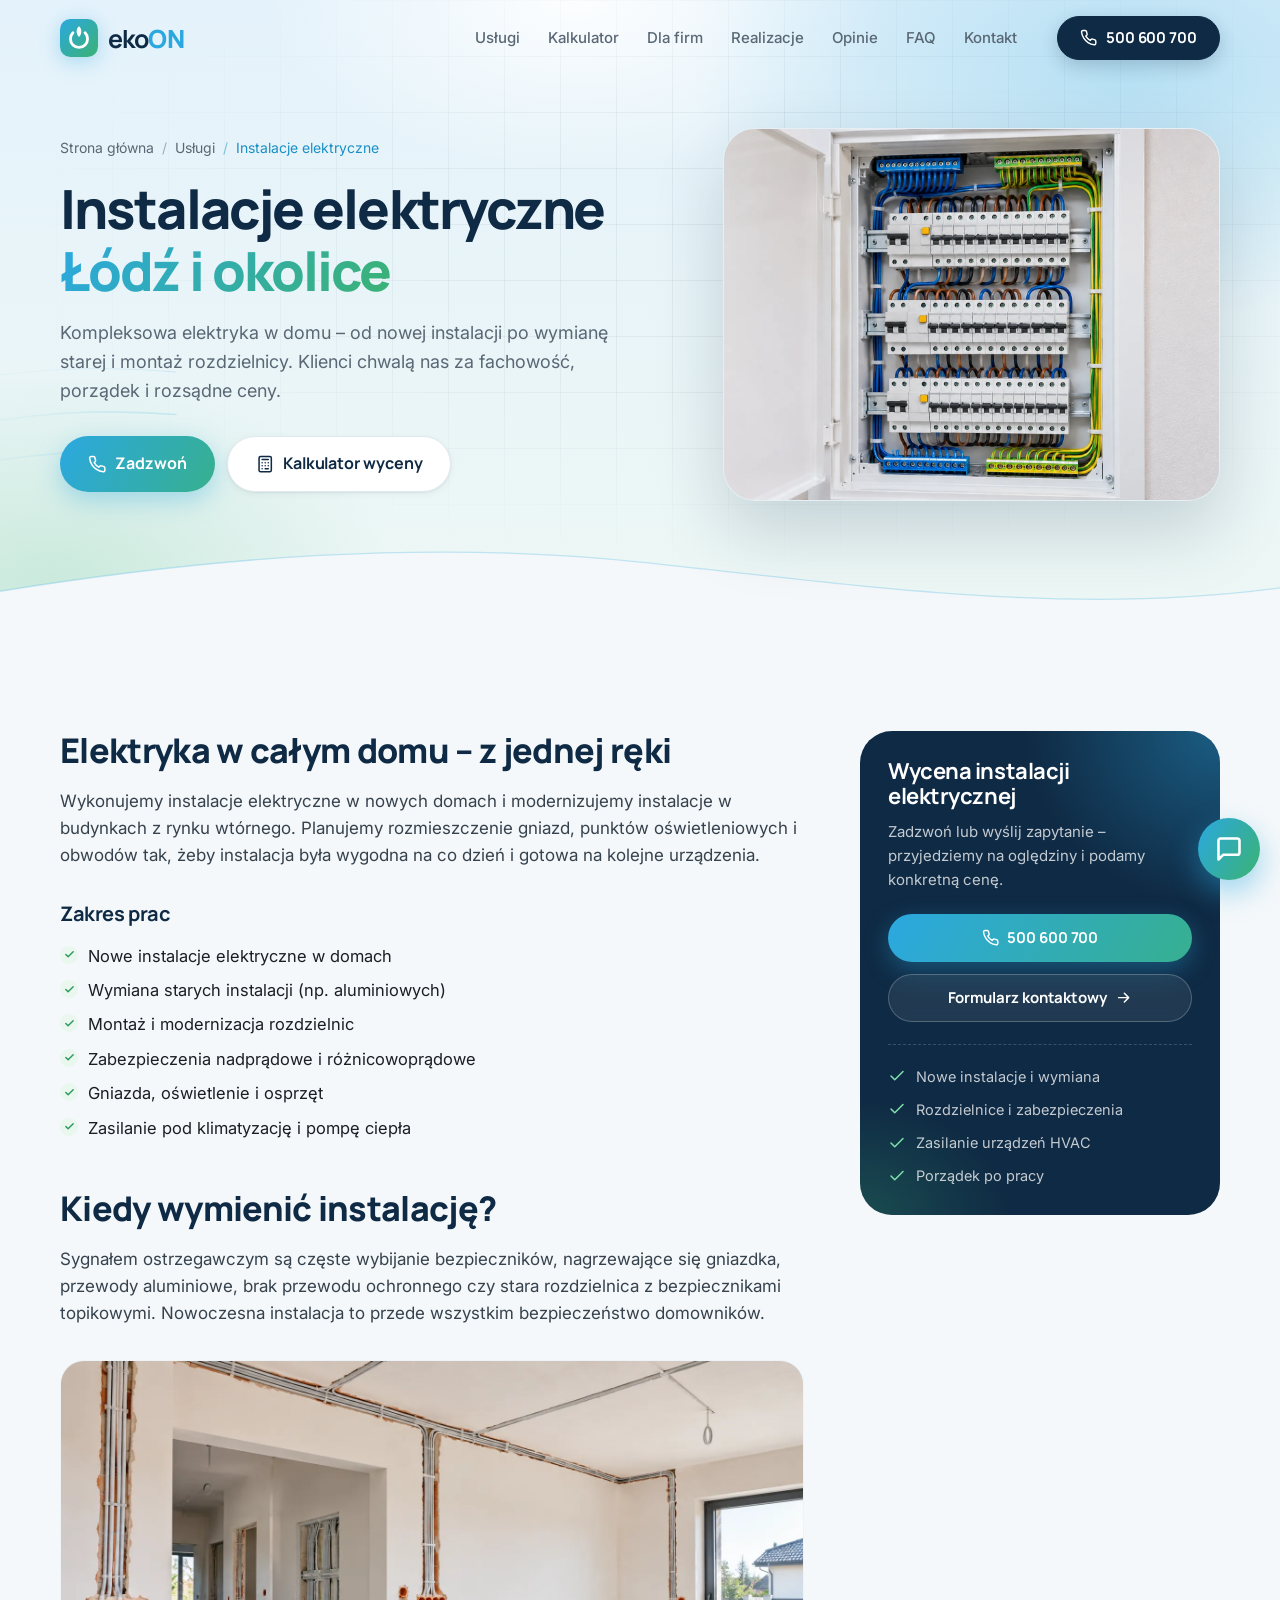
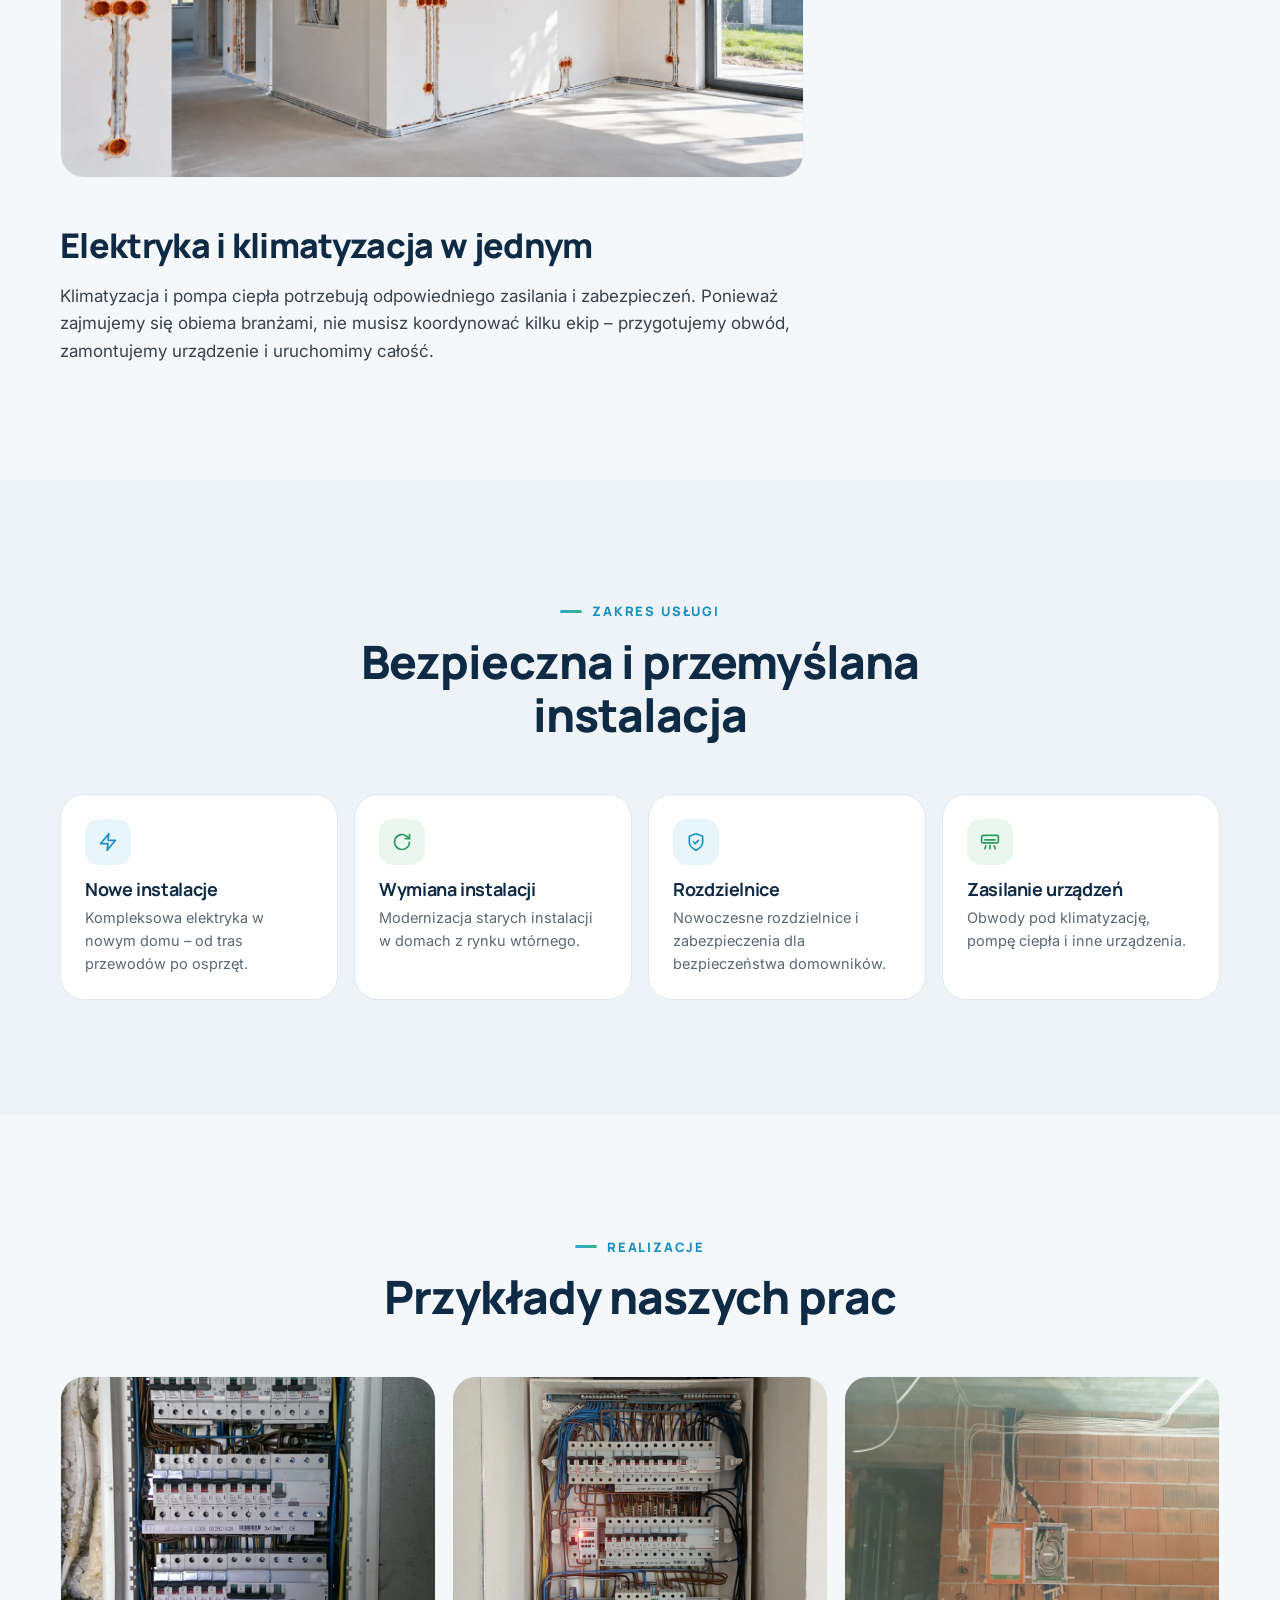
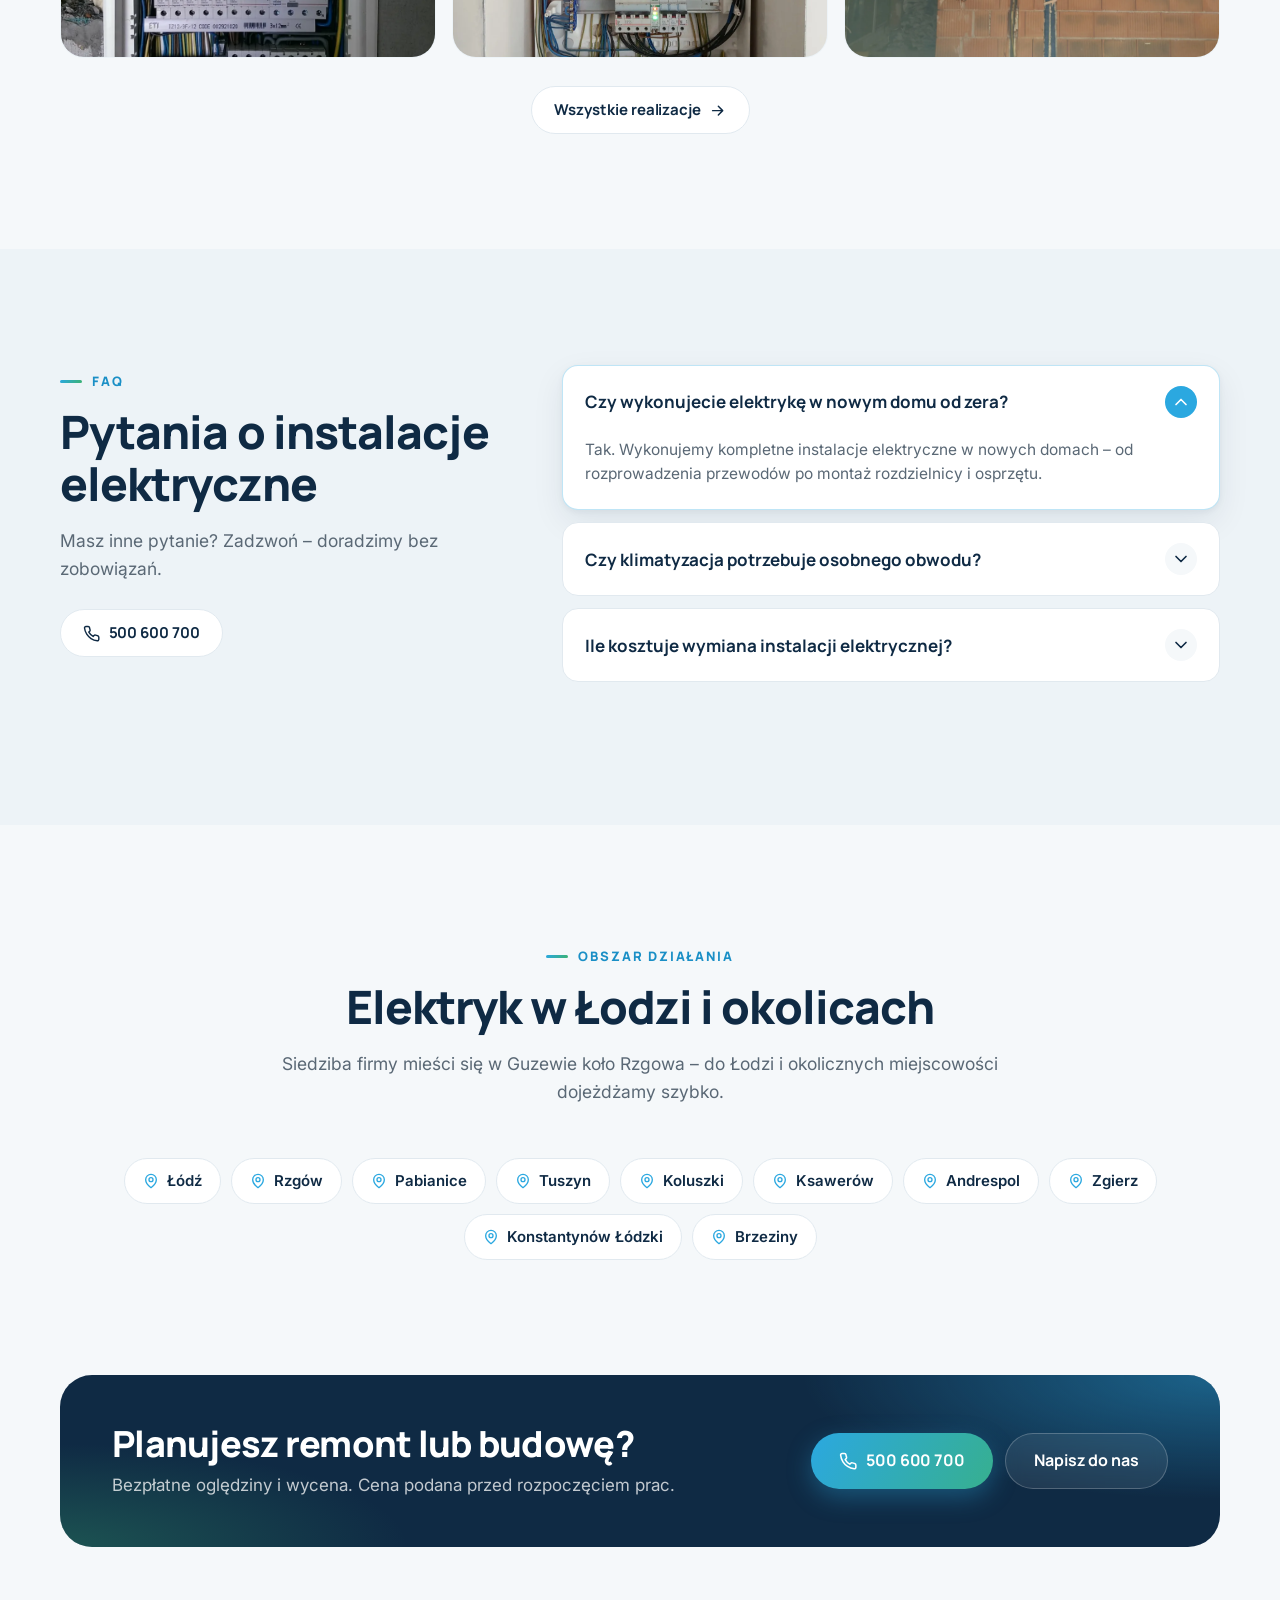
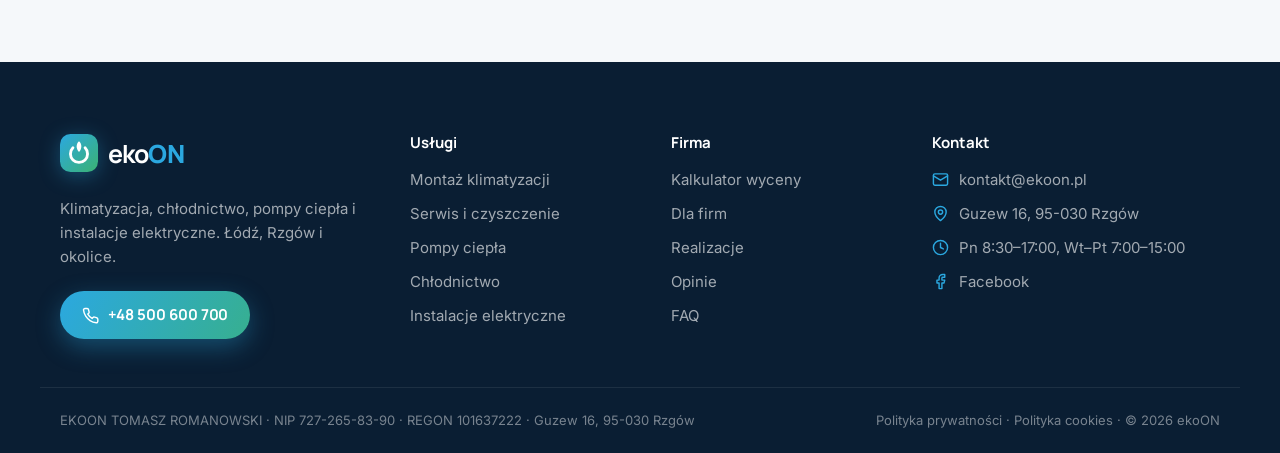
<file: instalacje-elektryczne-lodz.html>
<!doctype html>
<html lang="pl">
<head>
<meta charset="utf-8">
<meta name="viewport" content="width=device-width, initial-scale=1">
<title>Instalacje elektryczne Łódź, Rzgów | ekoON</title>
<meta name="description" content="Kompleksowe instalacje elektryczne w domach w Łodzi i okolicach: nowe instalacje, wymiana, rozdzielnice, zasilanie klimatyzacji i pomp ciepła.">
<link rel="canonical" href="https://ekoon.pl/instalacje-elektryczne-lodz.html">
<meta name="theme-color" content="#0F2A44">
<meta property="og:type" content="website">
<meta property="og:locale" content="pl_PL">
<meta property="og:site_name" content="ekoON">
<meta property="og:title" content="Instalacje elektryczne Łódź, Rzgów | ekoON">
<meta property="og:description" content="Kompleksowe instalacje elektryczne w domach w Łodzi i okolicach: nowe instalacje, wymiana, rozdzielnice, zasilanie klimatyzacji i pomp ciepła.">
<meta property="og:url" content="https://ekoon.pl/instalacje-elektryczne-lodz.html">
<meta property="og:image" content="https://ekoon.pl/img/og.jpg">
<link rel="icon" href="favicon.svg" type="image/svg+xml">
<link rel="preconnect" href="https://fonts.googleapis.com">
<link rel="preconnect" href="https://fonts.gstatic.com" crossorigin>
<link rel="stylesheet" href="https://fonts.googleapis.com/css2?family=Inter:wght@400;500;600&family=Manrope:wght@600;700;800&display=swap">
<link rel="stylesheet" href="css/style.css?v=16">
<script>document.documentElement.classList.add('js')</script>
<script type="application/ld+json">
{
  "@context": "https://schema.org",
  "@type": "Service",
  "name": "Instalacje elektryczne",
  "serviceType": "Instalacje elektryczne",
  "description": "Kompleksowe instalacje elektryczne w domach w Łodzi i okolicach: nowe instalacje, wymiana, rozdzielnice, zasilanie klimatyzacji i pomp ciepła.",
  "provider": {
    "@id": "https://ekoon.pl/#firma",
    "@type": "HVACBusiness",
    "name": "ekoON Tomasz Romanowski",
    "telephone": "+48500600700",
    "address": {
      "@type": "PostalAddress",
      "streetAddress": "Guzew 16",
      "postalCode": "95-030",
      "addressLocality": "Rzgów",
      "addressCountry": "PL"
    }
  },
  "areaServed": [
    {
      "@type": "City",
      "name": "Łódź"
    },
    {
      "@type": "City",
      "name": "Rzgów"
    },
    {
      "@type": "City",
      "name": "Pabianice"
    },
    {
      "@type": "City",
      "name": "Tuszyn"
    },
    {
      "@type": "City",
      "name": "Koluszki"
    }
  ]
}
</script>
<script type="application/ld+json">
{
  "@context": "https://schema.org",
  "@type": "BreadcrumbList",
  "itemListElement": [
    {
      "@type": "ListItem",
      "position": 1,
      "name": "Strona główna",
      "item": "https://ekoon.pl/"
    },
    {
      "@type": "ListItem",
      "position": 2,
      "name": "Instalacje elektryczne",
      "item": "https://ekoon.pl/instalacje-elektryczne-lodz.html"
    }
  ]
}
</script>
<script type="application/ld+json">
{
  "@context": "https://schema.org",
  "@type": "FAQPage",
  "mainEntity": [
    {
      "@type": "Question",
      "name": "Czy wykonujecie elektrykę w nowym domu od zera?",
      "acceptedAnswer": {
        "@type": "Answer",
        "text": "Tak. Wykonujemy kompletne instalacje elektryczne w nowych domach – od rozprowadzenia przewodów po montaż rozdzielnicy i osprzętu."
      }
    },
    {
      "@type": "Question",
      "name": "Czy klimatyzacja potrzebuje osobnego obwodu?",
      "acceptedAnswer": {
        "@type": "Answer",
        "text": "W większości przypadków zalecamy osobny obwód z odpowiednim zabezpieczeniem. Sprawdzimy instalację i przygotujemy zasilanie razem z montażem klimatyzacji."
      }
    },
    {
      "@type": "Question",
      "name": "Ile kosztuje wymiana instalacji elektrycznej?",
      "acceptedAnswer": {
        "@type": "Answer",
        "text": "Koszt zależy od wielkości domu, liczby obwodów i punktów oraz zakresu prac wykończeniowych. Wycenę przygotowujemy indywidualnie po oględzinach."
      }
    }
  ]
}
</script>
</head>
<body>
<!-- @sprite -->
<svg width="0" height="0" style="position:absolute" aria-hidden="true" focusable="false">
  <defs>
    <linearGradient id="g-brand" x1="0" y1="0" x2="1" y2="1"><stop offset="0" stop-color="#2BA8E0"/><stop offset="1" stop-color="#3BB273"/></linearGradient>
  </defs>
  <symbol id="i-arrow" viewBox="0 0 24 24"><path d="M5 12h14M13 6l6 6-6 6"/></symbol>
  <symbol id="i-check" viewBox="0 0 24 24"><path d="M20 6 9 17l-5-5"/></symbol>
  <symbol id="i-phone" viewBox="0 0 24 24"><path d="M22 16.92v3a2 2 0 0 1-2.18 2 19.8 19.8 0 0 1-8.63-3.07 19.5 19.5 0 0 1-6-6A19.8 19.8 0 0 1 2.12 4.18 2 2 0 0 1 4.11 2h3a2 2 0 0 1 2 1.72c.13.96.36 1.9.7 2.81a2 2 0 0 1-.45 2.11L8.09 9.91a16 16 0 0 0 6 6l1.27-1.27a2 2 0 0 1 2.11-.45c.91.34 1.85.57 2.81.7A2 2 0 0 1 22 16.92z"/></symbol>
  <symbol id="i-mail" viewBox="0 0 24 24"><rect x="2" y="4" width="20" height="16" rx="2"/><path d="m22 7-10 6L2 7"/></symbol>
  <symbol id="i-clock" viewBox="0 0 24 24"><circle cx="12" cy="12" r="10"/><path d="M12 6v6l4 2"/></symbol>
  <symbol id="i-pin" viewBox="0 0 24 24"><path d="M20 10c0 6-8 12-8 12s-8-6-8-12a8 8 0 0 1 16 0z"/><circle cx="12" cy="10" r="3"/></symbol>
  <symbol id="i-snow" viewBox="0 0 24 24"><path d="M12 2v20M3.34 7l17.32 10M3.34 17 20.66 7"/><path d="m9 3.5 3 2.5 3-2.5M9 20.5l3-2.5 3 2.5M4 11l3.2.9L6.5 15M20 11l-3.2.9.7 3.1"/></symbol>
  <symbol id="i-ac" viewBox="0 0 24 24"><rect x="2" y="4" width="20" height="9" rx="2"/><path d="M6 9.5h12M7 16.5c0 1.5-1 2-1 3.5M12 16v4M17 16.5c0 1.5 1 2 1 3.5"/></symbol>
  <symbol id="i-wrench" viewBox="0 0 24 24"><path d="M14.7 6.3a1 1 0 0 0 0 1.4l1.6 1.6a1 1 0 0 0 1.4 0l3.77-3.77a6 6 0 0 1-7.94 7.94l-6.91 6.91a2.12 2.12 0 0 1-3-3l6.91-6.91a6 6 0 0 1 7.94-7.94l-3.76 3.76z"/></symbol>
  <symbol id="i-heatpump" viewBox="0 0 24 24"><rect x="2" y="5" width="20" height="14" rx="2"/><circle cx="9" cy="12" r="4"/><path d="M9 8v8M5 12h8M16 9h3M16 12h3M16 15h3"/></symbol>
  <symbol id="i-bolt" viewBox="0 0 24 24"><path d="M13 2 3 14h9l-1 8 10-12h-9l1-8z"/></symbol>
  <symbol id="i-factory" viewBox="0 0 24 24"><path d="M2 20V9l6 4V9l6 4V4h8v16H2z"/><path d="M6 17h2M11 17h2M17 17h2"/></symbol>
  <symbol id="i-sparkle" viewBox="0 0 24 24"><path d="M12 3l1.9 5.1L19 10l-5.1 1.9L12 17l-1.9-5.1L5 10l5.1-1.9L12 3z"/><path d="M19 15l.9 2.1L22 18l-2.1.9L19 21l-.9-2.1L16 18l2.1-.9L19 15z"/></symbol>
  <symbol id="i-receipt" viewBox="0 0 24 24"><path d="M4 2v20l3-2 3 2 3-2 3 2 3-2 1 .7V2l-3 2-3-2-3 2-3-2-3 2-3-2z"/><path d="M8 8h8M8 12h8M8 16h5"/></symbol>
  <symbol id="i-calendar" viewBox="0 0 24 24"><rect x="3" y="4" width="18" height="18" rx="2"/><path d="M16 2v4M8 2v4M3 10h18M9 16l2 2 4-4"/></symbol>
  <symbol id="i-shield" viewBox="0 0 24 24"><path d="M12 22s8-4 8-10V5l-8-3-8 3v7c0 6 8 10 8 10z"/><path d="m9 12 2 2 4-4"/></symbol>
  <symbol id="i-leaf" viewBox="0 0 24 24"><path d="M11 20A7 7 0 0 1 9.8 6.1C15.5 5 17 4.48 19 2c1 2 2 4.18 2 8 0 5.5-4.78 10-10 10Z"/><path d="M2 21c0-3 1.85-5.36 5.08-6C9.5 14.52 12 13 13 12"/></symbol>
  <symbol id="i-menu" viewBox="0 0 24 24"><path d="M4 7h16M4 12h16M4 17h16"/></symbol>
  <symbol id="i-x" viewBox="0 0 24 24"><path d="M18 6 6 18M6 6l12 12"/></symbol>
  <symbol id="i-left" viewBox="0 0 24 24"><path d="m15 18-6-6 6-6"/></symbol>
  <symbol id="i-right" viewBox="0 0 24 24"><path d="m9 18 6-6-6-6"/></symbol>
  <symbol id="i-down" viewBox="0 0 24 24"><path d="m6 9 6 6 6-6"/></symbol>
  <symbol id="i-star" viewBox="0 0 24 24"><path fill="currentColor" stroke="none" d="M12 2l3.09 6.26L22 9.27l-5 4.87 1.18 6.88L12 17.77l-6.18 3.25L7 14.14 2 9.27l6.91-1.01L12 2z"/></symbol>
  <symbol id="i-fb" viewBox="0 0 24 24"><path d="M18 2h-3a5 5 0 0 0-5 5v3H7v4h3v8h4v-8h3l1-4h-4V7a1 1 0 0 1 1-1h3z"/></symbol>
  <symbol id="i-quote" viewBox="0 0 24 24"><path fill="currentColor" stroke="none" d="M3 21c3 0 7-1 7-8V5c0-1.25-.76-2-2-2H4c-1.25 0-2 .75-2 2v6c0 1.25.75 2 2 2 1 0 1 0 1 1v1c0 1-1 2-2 2s-1 .01-1 1v2c0 1 0 1 1 1zm12 0c3 0 7-1 7-8V5c0-1.25-.76-2-2-2h-4c-1.25 0-2 .75-2 2v6c0 1.25.75 2 2 2h.75c0 2.25.25 4-2.75 4v3c0 1 0 1 1 1z"/></symbol>
  <symbol id="i-calc" viewBox="0 0 24 24"><rect x="4" y="2" width="16" height="20" rx="2"/><path d="M8 6h8M8 10h.01M12 10h.01M16 10h.01M8 14h.01M12 14h.01M16 14h.01M8 18h.01M12 18h4"/></symbol>
  <symbol id="i-image" viewBox="0 0 24 24"><rect x="3" y="3" width="18" height="18" rx="2"/><circle cx="9" cy="9" r="2"/><path d="m21 15-3.09-3.09a2 2 0 0 0-2.82 0L6 21"/></symbol>
  <symbol id="i-home" viewBox="0 0 24 24"><path d="M3 10.5 12 3l9 7.5V20a1 1 0 0 1-1 1h-5v-6H9v6H4a1 1 0 0 1-1-1z"/></symbol>
  <symbol id="i-clipboard" viewBox="0 0 24 24"><rect x="8" y="2" width="8" height="4" rx="1"/><path d="M16 4h2a2 2 0 0 1 2 2v14a2 2 0 0 1-2 2H6a2 2 0 0 1-2-2V6a2 2 0 0 1 2-2h2M9 12h6M9 16h6"/></symbol>
  <symbol id="i-chat" viewBox="0 0 24 24"><path d="M21 15a2 2 0 0 1-2 2H7l-4 4V5a2 2 0 0 1 2-2h14a2 2 0 0 1 2 2z"/></symbol>
  <symbol id="i-search" viewBox="0 0 24 24"><circle cx="11" cy="11" r="8"/><path d="m21 21-4.3-4.3"/></symbol>
  <symbol id="i-refresh" viewBox="0 0 24 24"><path d="M21 12a9 9 0 1 1-3-6.7L21 8"/><path d="M21 3v5h-5"/></symbol>
  <symbol id="i-expand" viewBox="0 0 24 24"><path d="M15 3h6v6M9 21H3v-6M21 3l-7 7M3 21l7-7"/></symbol>
  <symbol id="i-bed" viewBox="0 0 24 24"><path d="M2 4v16M2 8h18a2 2 0 0 1 2 2v10M2 17h20M6 8v9"/></symbol>
  <symbol id="i-sofa" viewBox="0 0 24 24"><path d="M20 9V6a2 2 0 0 0-2-2H6a2 2 0 0 0-2 2v3"/><path d="M2 16a2 2 0 0 0 2 2h16a2 2 0 0 0 2-2v-5a2 2 0 0 0-4 0v2H6v-2a2 2 0 0 0-4 0z"/><path d="M4 18v2M20 18v2"/></symbol>
  <symbol id="i-briefcase" viewBox="0 0 24 24"><rect x="2" y="7" width="20" height="14" rx="2"/><path d="M16 21V5a2 2 0 0 0-2-2h-4a2 2 0 0 0-2 2v16"/></symbol>
  <symbol id="i-attic" viewBox="0 0 24 24"><path d="M2 20 12 4l10 16z"/><path d="M9 20v-5h6v5"/></symbol>
  <symbol id="i-thermo" viewBox="0 0 24 24"><path d="M14 4v10.54a4 4 0 1 1-4 0V4a2 2 0 0 1 4 0z"/></symbol>
  <symbol id="i-droplet" viewBox="0 0 24 24"><path d="M12 2.69l5.66 5.66a8 8 0 1 1-11.31 0z"/></symbol>
  <symbol id="i-users" viewBox="0 0 24 24"><path d="M16 21v-2a4 4 0 0 0-4-4H6a4 4 0 0 0-4 4v2"/><circle cx="9" cy="7" r="4"/><path d="M22 21v-2a4 4 0 0 0-3-3.87M16 3.13a4 4 0 0 1 0 7.75"/></symbol>
  <symbol id="i-paperclip" viewBox="0 0 24 24"><path d="m21.44 11.05-9.19 9.19a6 6 0 0 1-8.49-8.49l8.57-8.57A4 4 0 1 1 18 8.84l-8.59 8.57a2 2 0 0 1-2.83-2.83l8.49-8.48"/></symbol>
</svg>
<!-- /@sprite -->

<a class="skip-link" href="#main">Przejdź do treści</a>

<!-- @header -->
<header class="header" data-header>
  <div class="container header__inner">
    <a class="logo" href="index.html" aria-label="ekoON – strona główna">
      <svg class="logo__mark" viewBox="0 0 40 40" aria-hidden="true"><rect width="40" height="40" rx="11" fill="url(#g-brand)"/><path d="M13.6 14.6a9 9 0 1 0 12.8 0" fill="none" stroke="#fff" stroke-width="3" stroke-linecap="round"/><path d="M20 7.5c3.2 3 3.4 7.2 0 11.5-3.4-4.3-3.2-8.5 0-11.5z" fill="#fff"/></svg>
      <span class="logo__text">eko<b>ON</b></span>
    </a>
    <nav class="nav" data-nav aria-label="Główna nawigacja">
      <ul class="nav__list">
        <li><a href="index.html#uslugi">Usługi</a></li>
        <li><a href="index.html#kalkulator">Kalkulator</a></li>
        <li><a href="index.html#dla-firm">Dla firm</a></li>
        <li><a href="index.html#realizacje">Realizacje</a></li>
        <li><a href="index.html#opinie">Opinie</a></li>
        <li><a href="index.html#faq">FAQ</a></li>
        <li><a href="index.html#kontakt">Kontakt</a></li>
      </ul>
      <a class="btn btn--primary nav__cta" href="tel:+48500600700"><svg class="ico"><use href="#i-phone"/></svg>500 600 700</a>
    </nav>
    <button class="burger" type="button" aria-label="Otwórz menu" aria-expanded="false" data-burger><svg class="ico"><use href="#i-menu"/></svg></button>
  </div>
</header>
<!-- /@header -->

<main id="main">

<section class="page-hero">
  <div class="hero__bg" aria-hidden="true">
    <div class="hero__grid"></div>
    <svg class="hero__flow" viewBox="0 0 1440 800" preserveAspectRatio="none">
      <defs><linearGradient id="g-flow" x1="0" x2="1" y1="0" y2="0"><stop offset="0" stop-color="#2BA8E0" stop-opacity="0"/><stop offset=".45" stop-color="#2BA8E0" stop-opacity=".55"/><stop offset="1" stop-color="#3BB273" stop-opacity="0"/></linearGradient></defs>
      <path d="M-60 560C260 470 480 660 820 560s520-220 700-120"/>
      <path d="M-60 610C300 520 520 720 860 610s500-200 680-110"/>
      <path d="M-60 500C240 420 500 600 840 500s520-230 700-140"/>
    </svg>
  </div>
  <div class="container page-hero__inner">
    <div>
      <ol class="crumbs"><li><a href="index.html">Strona główna</a></li><li><a href="index.html#uslugi">Usługi</a></li><li aria-current="page">Instalacje elektryczne</li></ol>
      <h1>Instalacje elektryczne <span class="text-grad">Łódź i okolice</span></h1>
      <p class="page-hero__lead">Kompleksowa elektryka w domu – od nowej instalacji po wymianę starej i montaż rozdzielnicy. Klienci chwalą nas za fachowość, porządek i rozsądne ceny.</p>
      <div class="hero__ctas">
        <a class="btn btn--accent btn--lg" href="tel:+48500600700"><svg class="ico"><use href="#i-phone"/></svg>Zadzwoń</a>
        <a class="btn btn--glass btn--lg" href="index.html#kalkulator"><svg class="ico"><use href="#i-calc"/></svg>Kalkulator wyceny</a>
      </div>
    </div>
    <div class="photo photo--dark" data-src="img/uslugi/elektryka-rozdzielnica" data-alt="Nowa rozdzielnica elektryczna" data-label="Rozdzielnica elektryczna" data-eager></div>
  </div>
</section>

<section class="section">
  <div class="container layout">
    <article class="prose reveal">

<h2>Elektryka w całym domu – z jednej ręki</h2>
<p>Wykonujemy instalacje elektryczne w nowych domach i modernizujemy instalacje w budynkach z rynku wtórnego. Planujemy rozmieszczenie gniazd, punktów oświetleniowych i obwodów tak, żeby instalacja była wygodna na co dzień i gotowa na kolejne urządzenia.</p>
<h3>Zakres prac</h3>
<ul class="ticks"><li>Nowe instalacje elektryczne w domach</li><li>Wymiana starych instalacji (np. aluminiowych)</li><li>Montaż i modernizacja rozdzielnic</li><li>Zabezpieczenia nadprądowe i różnicowoprądowe</li><li>Gniazda, oświetlenie i osprzęt</li><li>Zasilanie pod klimatyzację i pompę ciepła</li></ul>
<h2>Kiedy wymienić instalację?</h2>
<p>Sygnałem ostrzegawczym są częste wybijanie bezpieczników, nagrzewające się gniazdka, przewody aluminiowe, brak przewodu ochronnego czy stara rozdzielnica z bezpiecznikami topikowymi. Nowoczesna instalacja to przede wszystkim bezpieczeństwo domowników.</p>
<div class="photo photo--wide" data-src="img/uslugi/elektryka-dom" data-alt="Instalacja elektryczna w domu podczas prac" data-label="Instalacja elektryczna w domu"></div>
<h2>Elektryka i klimatyzacja w jednym</h2>
<p>Klimatyzacja i pompa ciepła potrzebują odpowiedniego zasilania i zabezpieczeń. Ponieważ zajmujemy się obiema branżami, nie musisz koordynować kilku ekip – przygotujemy obwód, zamontujemy urządzenie i uruchomimy całość.</p>

    </article>
    <aside class="aside-card reveal">
      <h3>Wycena instalacji elektrycznej</h3>
      <p>Zadzwoń lub wyślij zapytanie – przyjedziemy na oględziny i podamy konkretną cenę.</p>
      <a class="btn btn--accent btn--block" href="tel:+48500600700"><svg class="ico"><use href="#i-phone"/></svg>500 600 700</a>
      <a class="btn btn--glass btn--block" href="index.html#formularz">Formularz kontaktowy<svg class="ico"><use href="#i-arrow"/></svg></a>
      <ul class="aside-card__list"><li><svg class="ico"><use href="#i-check"/></svg>Nowe instalacje i wymiana</li><li><svg class="ico"><use href="#i-check"/></svg>Rozdzielnice i zabezpieczenia</li><li><svg class="ico"><use href="#i-check"/></svg>Zasilanie urządzeń HVAC</li><li><svg class="ico"><use href="#i-check"/></svg>Porządek po pracy</li></ul>
    </aside>
  </div>
</section>

<section class="section section--tint">
  <div class="container">
    <header class="sec-head reveal">
      <p class="eyebrow">Zakres usługi</p>
      <h2>Bezpieczna i przemyślana instalacja</h2>
    </header>
    <div class="features" style="grid-template-columns:repeat(auto-fit,minmax(240px,1fr))">
<div class="feature reveal"><span class="feature__icon"><svg class="ico"><use href="#i-bolt"/></svg></span><h3>Nowe instalacje</h3><p>Kompleksowa elektryka w nowym domu – od tras przewodów po osprzęt.</p></div>
<div class="feature reveal"><span class="feature__icon"><svg class="ico"><use href="#i-refresh"/></svg></span><h3>Wymiana instalacji</h3><p>Modernizacja starych instalacji w domach z rynku wtórnego.</p></div>
<div class="feature reveal"><span class="feature__icon"><svg class="ico"><use href="#i-shield"/></svg></span><h3>Rozdzielnice</h3><p>Nowoczesne rozdzielnice i zabezpieczenia dla bezpieczeństwa domowników.</p></div>
<div class="feature reveal"><span class="feature__icon"><svg class="ico"><use href="#i-ac"/></svg></span><h3>Zasilanie urządzeń</h3><p>Obwody pod klimatyzację, pompę ciepła i inne urządzenia.</p></div>
    </div>
  </div>
</section>

<section class="section">
  <div class="container">
    <header class="sec-head reveal">
      <p class="eyebrow">Realizacje</p>
      <h2>Przykłady naszych prac</h2>
    </header>
    <div class="mini-gallery reveal">
<div class="photo " data-src="img/realizacje/elektryka-rozdzielnica" data-alt="Uporządkowana rozdzielnica elektryczna" data-label="Rozdzielnica w domu"></div>
<div class="photo " data-src="img/realizacje/elektryka-rozdzielnica-wnek" data-alt="Rozdzielnica elektryczna we wnęce ściany" data-label="Rozdzielnica we wnęce"></div>
<div class="photo " data-src="img/realizacje/elektryka-budowa" data-alt="Instalacja elektryczna w domu w trakcie budowy" data-label="Instalacja na budowie"></div>
    </div>
    <p style="text-align:center;margin-top:28px"><a class="btn btn--outline" href="index.html#realizacje">Wszystkie realizacje<svg class="ico"><use href="#i-arrow"/></svg></a></p>
  </div>
</section>

<section class="section section--tint">
  <div class="container faq">
    <header class="sec-head sec-head--left faq__head reveal">
      <p class="eyebrow">FAQ</p>
      <h2>Pytania o instalacje elektryczne</h2>
      <p>Masz inne pytanie? Zadzwoń – doradzimy bez zobowiązań.</p>
      <a class="btn btn--outline" href="tel:+48500600700"><svg class="ico"><use href="#i-phone"/></svg>500 600 700</a>
    </header>
    <div class="faq__list reveal">
<details class="qa" open><summary>Czy wykonujecie elektrykę w nowym domu od zera?<svg class="ico"><use href="#i-down"/></svg></summary><div class="qa__a"><p>Tak. Wykonujemy kompletne instalacje elektryczne w nowych domach – od rozprowadzenia przewodów po montaż rozdzielnicy i osprzętu.</p></div></details>
<details class="qa"><summary>Czy klimatyzacja potrzebuje osobnego obwodu?<svg class="ico"><use href="#i-down"/></svg></summary><div class="qa__a"><p>W większości przypadków zalecamy osobny obwód z odpowiednim zabezpieczeniem. Sprawdzimy instalację i przygotujemy zasilanie razem z montażem klimatyzacji.</p></div></details>
<details class="qa"><summary>Ile kosztuje wymiana instalacji elektrycznej?<svg class="ico"><use href="#i-down"/></svg></summary><div class="qa__a"><p>Koszt zależy od wielkości domu, liczby obwodów i punktów oraz zakresu prac wykończeniowych. Wycenę przygotowujemy indywidualnie po oględzinach.</p></div></details>
    </div>
  </div>
</section>

<section class="section">
  <div class="container">
    <header class="sec-head reveal">
      <p class="eyebrow">Obszar działania</p>
      <h2>Elektryk w Łodzi i okolicach</h2>
      <p>Siedziba firmy mieści się w Guzewie koło Rzgowa – do Łodzi i okolicznych miejscowości dojeżdżamy szybko.</p>
    </header>
    <ul class="towns reveal"><li><svg class="ico"><use href="#i-pin"/></svg>Łódź</li><li><svg class="ico"><use href="#i-pin"/></svg>Rzgów</li><li><svg class="ico"><use href="#i-pin"/></svg>Pabianice</li><li><svg class="ico"><use href="#i-pin"/></svg>Tuszyn</li><li><svg class="ico"><use href="#i-pin"/></svg>Koluszki</li><li><svg class="ico"><use href="#i-pin"/></svg>Ksawerów</li><li><svg class="ico"><use href="#i-pin"/></svg>Andrespol</li><li><svg class="ico"><use href="#i-pin"/></svg>Zgierz</li><li><svg class="ico"><use href="#i-pin"/></svg>Konstantynów Łódzki</li><li><svg class="ico"><use href="#i-pin"/></svg>Brzeziny</li></ul>
  </div>
</section>

<section class="section" style="padding-top:0">
  <div class="container">
    <div class="cta-band reveal">
      <div>
        <h2>Planujesz remont lub budowę?</h2>
        <p>Bezpłatne oględziny i wycena. Cena podana przed rozpoczęciem prac.</p>
      </div>
      <div class="cta-band__btns">
        <a class="btn btn--accent btn--lg" href="tel:+48500600700"><svg class="ico"><use href="#i-phone"/></svg>500 600 700</a>
        <a class="btn btn--glass btn--lg" href="index.html#formularz" data-service="Instalacje elektryczne">Napisz do nas</a>
      </div>
    </div>
  </div>
</section>

</main>

<!-- @footer -->
<footer class="footer">
  <div class="container footer__top">
    <div class="footer__brand">
      <a class="logo logo--light" href="index.html" aria-label="ekoON – strona główna">
        <svg class="logo__mark" viewBox="0 0 40 40" aria-hidden="true"><rect width="40" height="40" rx="11" fill="url(#g-brand)"/><path d="M13.6 14.6a9 9 0 1 0 12.8 0" fill="none" stroke="#fff" stroke-width="3" stroke-linecap="round"/><path d="M20 7.5c3.2 3 3.4 7.2 0 11.5-3.4-4.3-3.2-8.5 0-11.5z" fill="#fff"/></svg>
        <span class="logo__text">eko<b>ON</b></span>
      </a>
      <p>Klimatyzacja, chłodnictwo, pompy ciepła i instalacje elektryczne. Łódź, Rzgów i okolice.</p>
      <a class="btn btn--accent" href="tel:+48500600700"><svg class="ico"><use href="#i-phone"/></svg>+48 500 600 700</a>
    </div>
    <div class="footer__col">
      <h4>Usługi</h4>
      <ul>
        <li><a href="montaz-klimatyzacji-lodz.html">Montaż klimatyzacji</a></li>
        <li><a href="serwis-klimatyzacji-lodz.html">Serwis i czyszczenie</a></li>
        <li><a href="pompy-ciepla-lodz.html">Pompy ciepła</a></li>
        <li><a href="chlodnictwo-lodz.html">Chłodnictwo</a></li>
        <li><a href="instalacje-elektryczne-lodz.html">Instalacje elektryczne</a></li>
      </ul>
    </div>
    <div class="footer__col">
      <h4>Firma</h4>
      <ul>
        <li><a href="index.html#kalkulator">Kalkulator wyceny</a></li>
        <li><a href="index.html#dla-firm">Dla firm</a></li>
        <li><a href="index.html#realizacje">Realizacje</a></li>
        <li><a href="index.html#opinie">Opinie</a></li>
        <li><a href="index.html#faq">FAQ</a></li>
      </ul>
    </div>
    <div class="footer__col">
      <h4>Kontakt</h4>
      <ul class="footer__contact">
        <li><svg class="ico"><use href="#i-mail"/></svg><a href="mailto:kontakt@ekoon.pl">kontakt@ekoon.pl</a></li>
        <li><svg class="ico"><use href="#i-pin"/></svg>Guzew 16, 95-030 Rzgów</li>
        <li><svg class="ico"><use href="#i-clock"/></svg>Pn 8:30–17:00, Wt–Pt 7:00–15:00</li>
        <li><svg class="ico"><use href="#i-fb"/></svg><a href="https://www.facebook.com/toomaszromanowski/" target="_blank" rel="noopener">Facebook</a></li>
      </ul>
    </div>
  </div>
  <div class="container footer__bottom">
    <p>EKOON TOMASZ ROMANOWSKI · NIP 727-265-83-90 · REGON 101637222 · Guzew 16, 95-030 Rzgów</p>
    <p><a href="polityka-prywatnosci.html">Polityka prywatności</a> · <a href="polityka-cookies.html">Polityka cookies</a> · © <span data-year>2026</span> ekoON</p>
  </div>
</footer>

<div class="callbar" data-callbar>
  <a class="callbar__call" href="tel:+48500600700"><svg class="ico"><use href="#i-phone"/></svg>Zadzwoń</a>
  <a class="callbar__quote" href="index.html#formularz">Bezpłatna wycena</a>
</div>
<!-- /@footer -->

<script src="js/main.js?v=12" defer></script>
<script src="js/chat.js?v=2" defer></script>
</body>
</html>
</file>
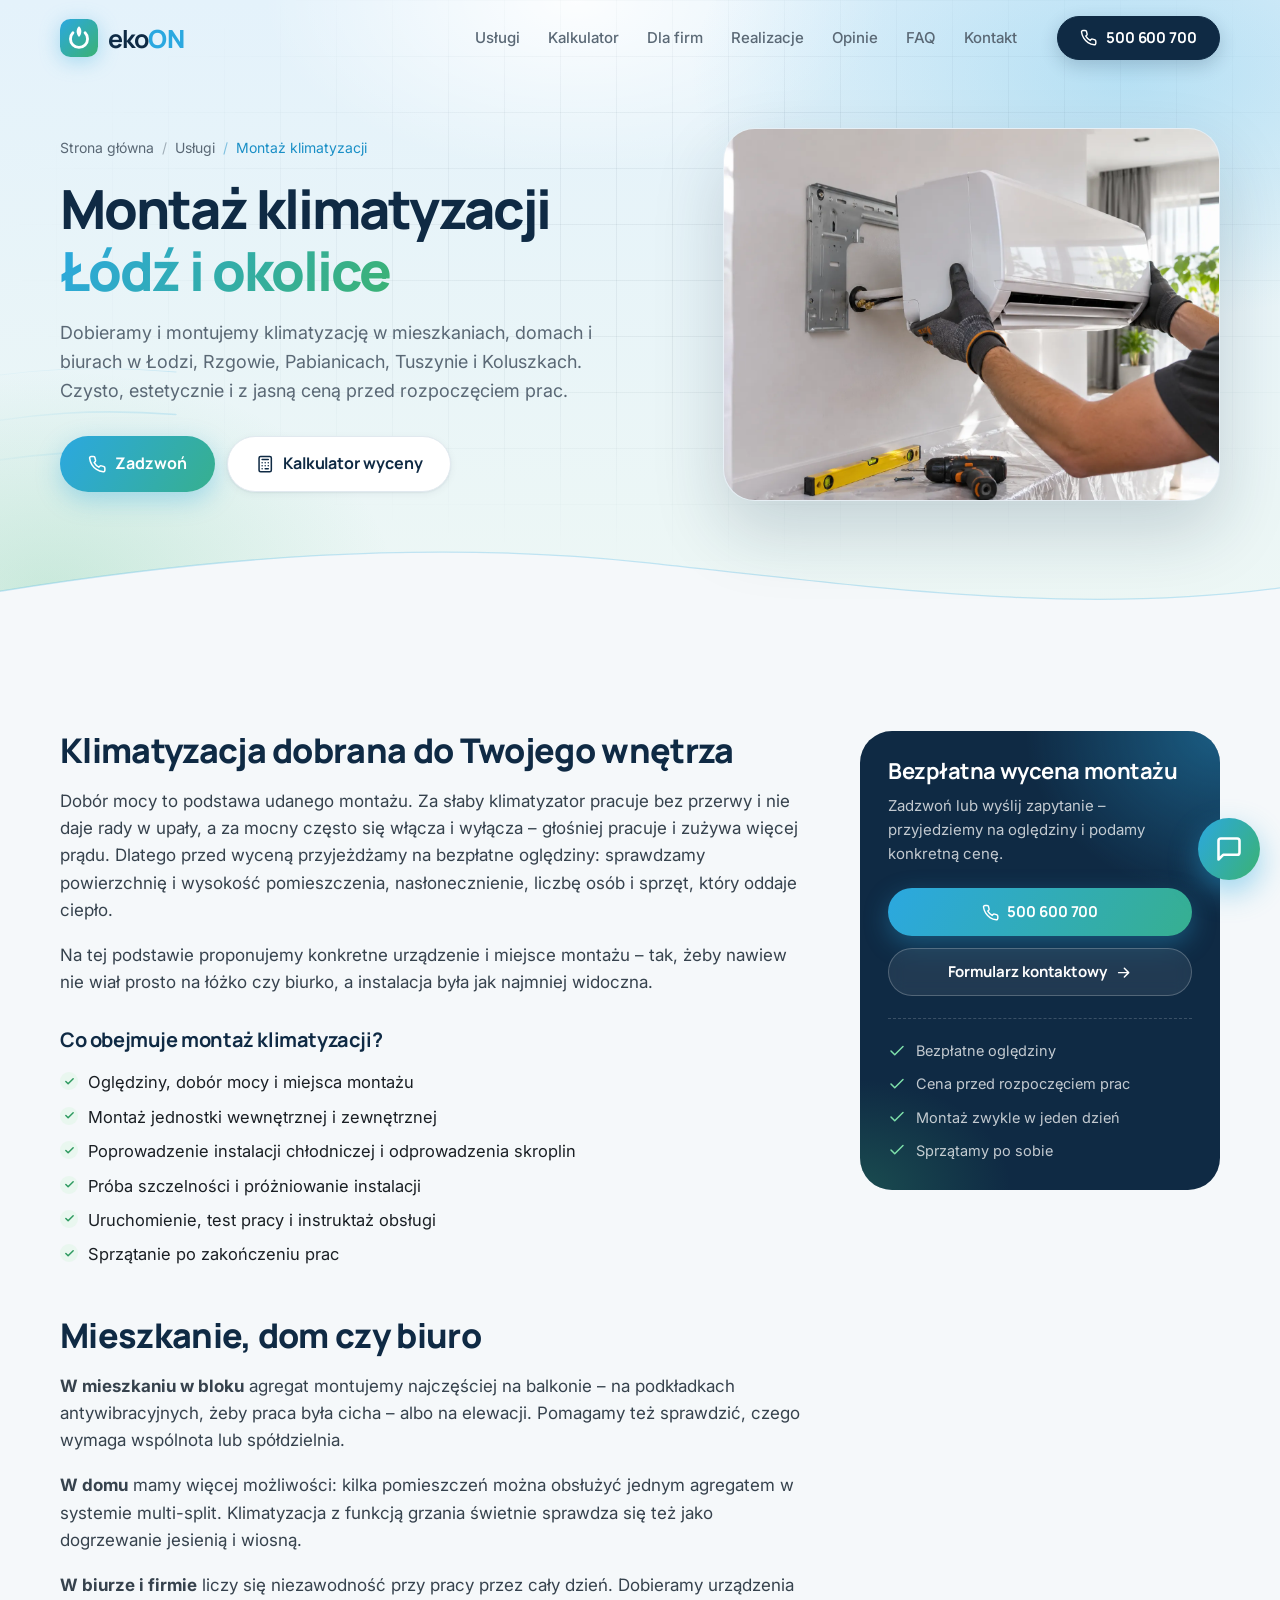
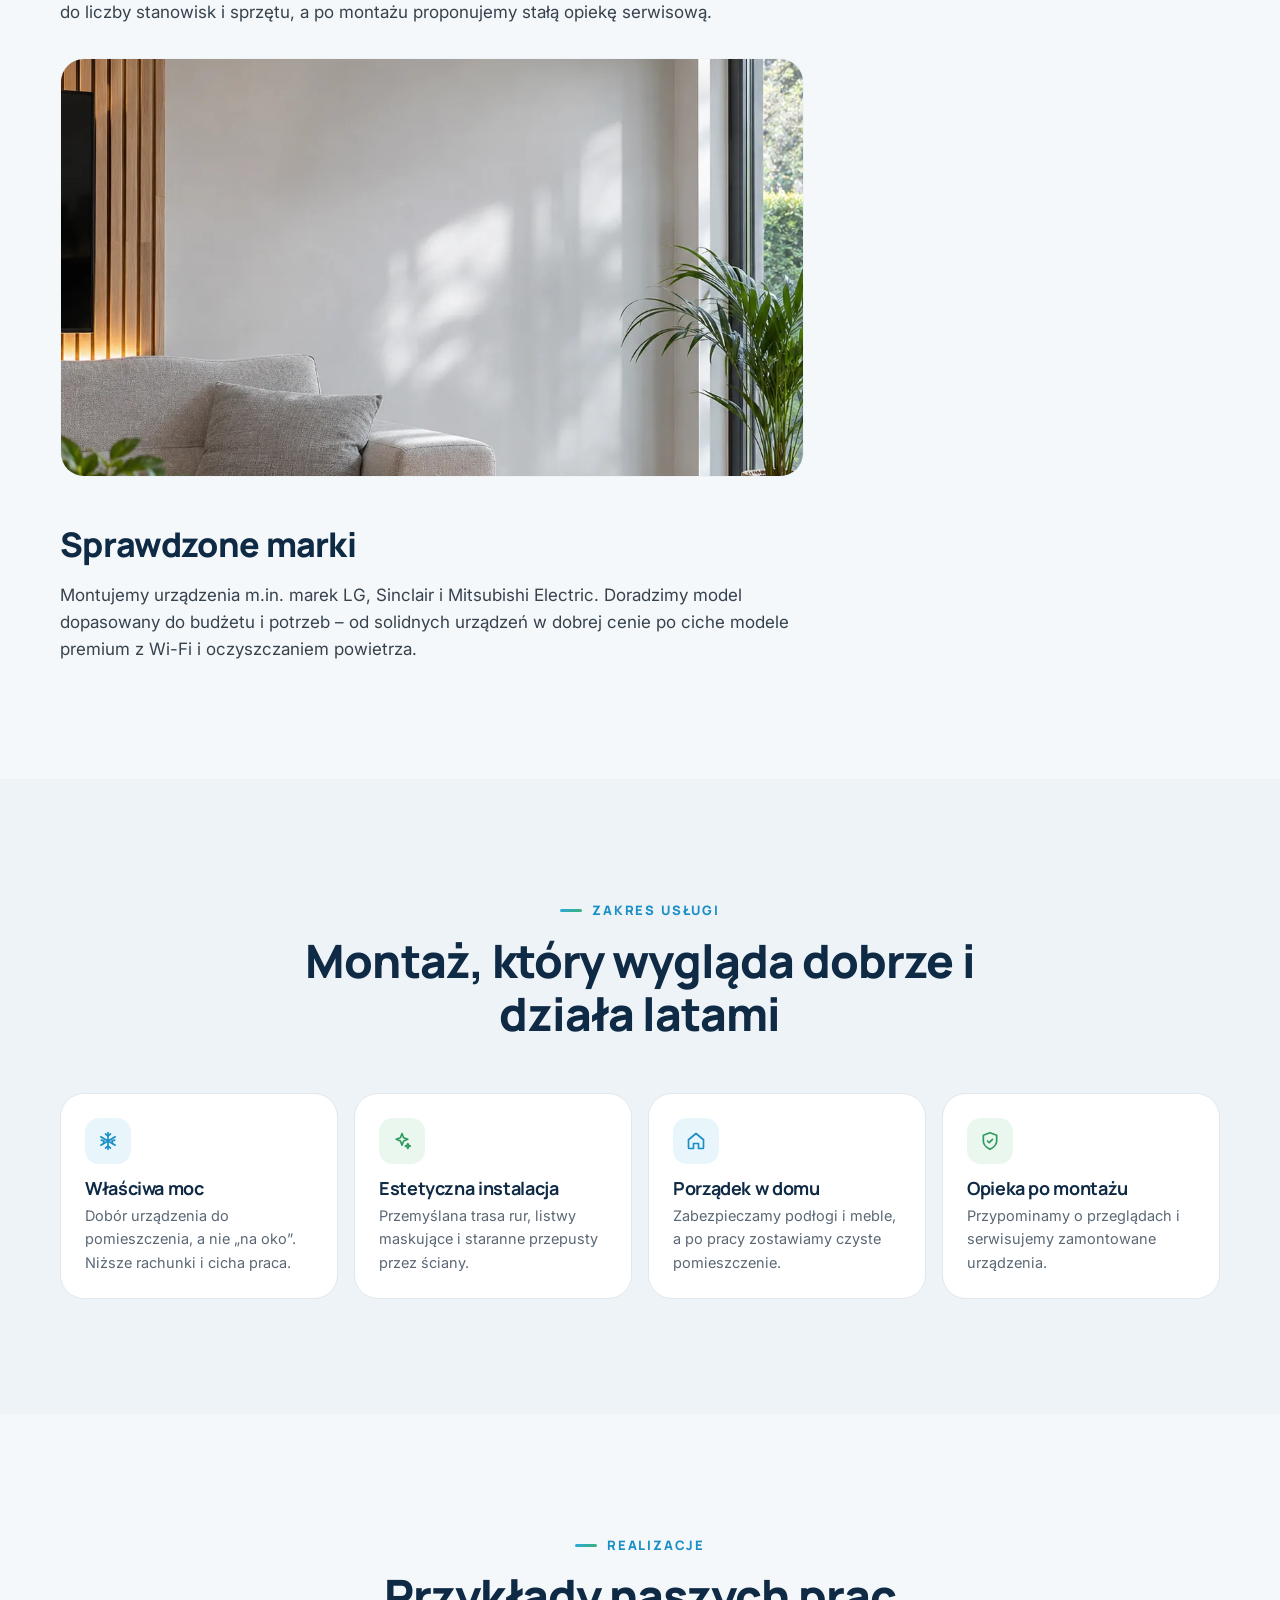
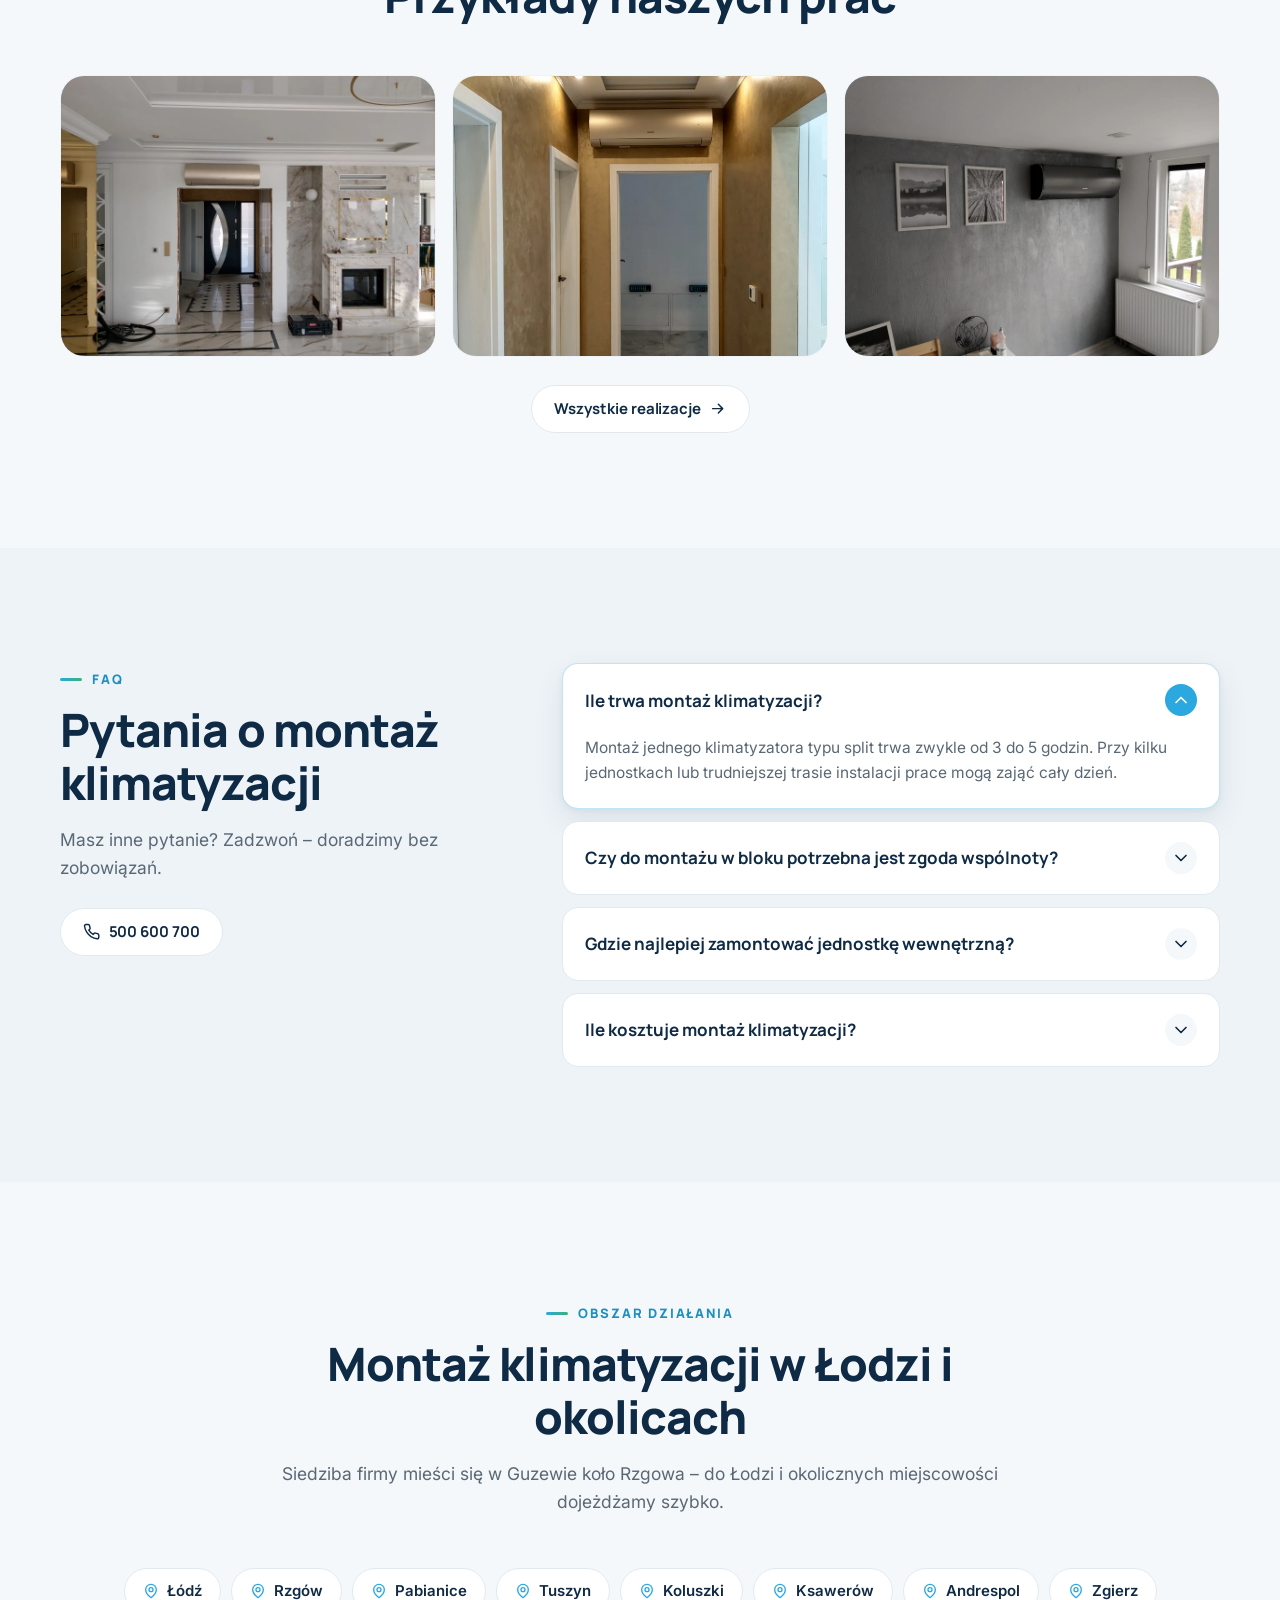
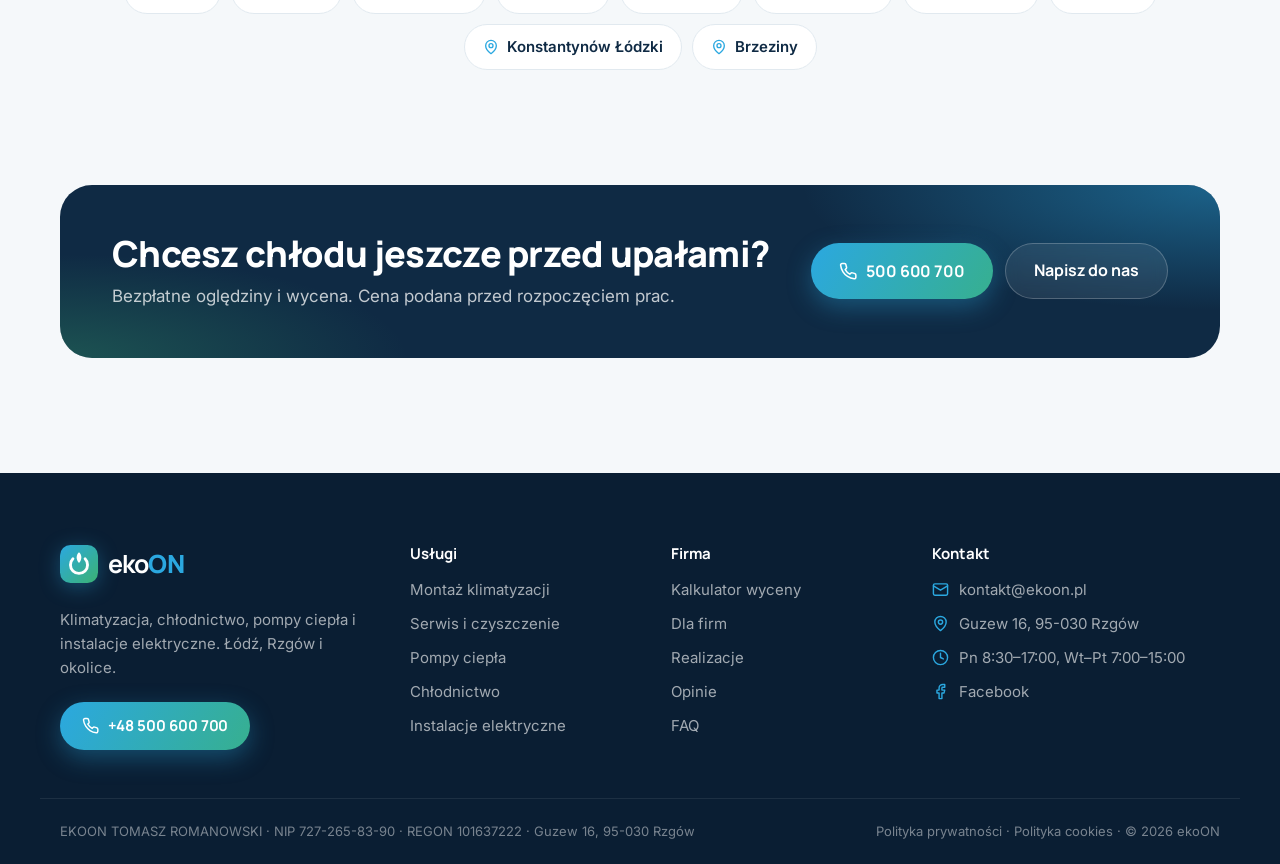
<file: montaz-klimatyzacji-lodz.html>
<!doctype html>
<html lang="pl">
<head>
<meta charset="utf-8">
<meta name="viewport" content="width=device-width, initial-scale=1">
<title>Montaż klimatyzacji Łódź, Rzgów, Pabianice | ekoON</title>
<meta name="description" content="Montaż klimatyzacji w Łodzi i okolicach: dobór mocy, estetyczna instalacja, porządek po pracy. Domy, mieszkania i biura. Bezpłatna wycena – zadzwoń!">
<link rel="canonical" href="https://ekoon.pl/montaz-klimatyzacji-lodz.html">
<meta name="theme-color" content="#0F2A44">
<meta property="og:type" content="website">
<meta property="og:locale" content="pl_PL">
<meta property="og:site_name" content="ekoON">
<meta property="og:title" content="Montaż klimatyzacji Łódź, Rzgów, Pabianice | ekoON">
<meta property="og:description" content="Montaż klimatyzacji w Łodzi i okolicach: dobór mocy, estetyczna instalacja, porządek po pracy. Domy, mieszkania i biura. Bezpłatna wycena – zadzwoń!">
<meta property="og:url" content="https://ekoon.pl/montaz-klimatyzacji-lodz.html">
<meta property="og:image" content="https://ekoon.pl/img/og.jpg">
<link rel="icon" href="favicon.svg" type="image/svg+xml">
<link rel="preconnect" href="https://fonts.googleapis.com">
<link rel="preconnect" href="https://fonts.gstatic.com" crossorigin>
<link rel="stylesheet" href="https://fonts.googleapis.com/css2?family=Inter:wght@400;500;600&family=Manrope:wght@600;700;800&display=swap">
<link rel="stylesheet" href="css/style.css?v=16">
<script>document.documentElement.classList.add('js')</script>
<script type="application/ld+json">
{
  "@context": "https://schema.org",
  "@type": "Service",
  "name": "Montaż klimatyzacji",
  "serviceType": "Montaż klimatyzacji",
  "description": "Montaż klimatyzacji w Łodzi i okolicach: dobór mocy, estetyczna instalacja, porządek po pracy. Domy, mieszkania i biura. Bezpłatna wycena – zadzwoń!",
  "provider": {
    "@id": "https://ekoon.pl/#firma",
    "@type": "HVACBusiness",
    "name": "ekoON Tomasz Romanowski",
    "telephone": "+48500600700",
    "address": {
      "@type": "PostalAddress",
      "streetAddress": "Guzew 16",
      "postalCode": "95-030",
      "addressLocality": "Rzgów",
      "addressCountry": "PL"
    }
  },
  "areaServed": [
    {
      "@type": "City",
      "name": "Łódź"
    },
    {
      "@type": "City",
      "name": "Rzgów"
    },
    {
      "@type": "City",
      "name": "Pabianice"
    },
    {
      "@type": "City",
      "name": "Tuszyn"
    },
    {
      "@type": "City",
      "name": "Koluszki"
    }
  ]
}
</script>
<script type="application/ld+json">
{
  "@context": "https://schema.org",
  "@type": "BreadcrumbList",
  "itemListElement": [
    {
      "@type": "ListItem",
      "position": 1,
      "name": "Strona główna",
      "item": "https://ekoon.pl/"
    },
    {
      "@type": "ListItem",
      "position": 2,
      "name": "Montaż klimatyzacji",
      "item": "https://ekoon.pl/montaz-klimatyzacji-lodz.html"
    }
  ]
}
</script>
<script type="application/ld+json">
{
  "@context": "https://schema.org",
  "@type": "FAQPage",
  "mainEntity": [
    {
      "@type": "Question",
      "name": "Ile trwa montaż klimatyzacji?",
      "acceptedAnswer": {
        "@type": "Answer",
        "text": "Montaż jednego klimatyzatora typu split trwa zwykle od 3 do 5 godzin. Przy kilku jednostkach lub trudniejszej trasie instalacji prace mogą zająć cały dzień."
      }
    },
    {
      "@type": "Question",
      "name": "Czy do montażu w bloku potrzebna jest zgoda wspólnoty?",
      "acceptedAnswer": {
        "@type": "Answer",
        "text": "To zależy od regulaminu wspólnoty lub spółdzielni – często wymagana jest zgoda na montaż agregatu na elewacji. Na balkonie zwykle jest prościej. Podpowiemy, jak to sprawdzić i jakie informacje przygotować."
      }
    },
    {
      "@type": "Question",
      "name": "Gdzie najlepiej zamontować jednostkę wewnętrzną?",
      "acceptedAnswer": {
        "@type": "Answer",
        "text": "Najlepiej wysoko na ścianie, tak by strumień powietrza nie był skierowany bezpośrednio na łóżko, kanapę czy biurko. Miejsce dobieramy podczas oględzin, biorąc pod uwagę też trasę instalacji i odprowadzenie skroplin."
      }
    },
    {
      "@type": "Question",
      "name": "Ile kosztuje montaż klimatyzacji?",
      "acceptedAnswer": {
        "@type": "Answer",
        "text": "Orientacyjną cenę sprawdzisz w kalkulatorze wyceny. Dokładny koszt podajemy po bezpłatnych oględzinach, zawsze przed rozpoczęciem prac."
      }
    }
  ]
}
</script>
</head>
<body>
<!-- @sprite -->
<svg width="0" height="0" style="position:absolute" aria-hidden="true" focusable="false">
  <defs>
    <linearGradient id="g-brand" x1="0" y1="0" x2="1" y2="1"><stop offset="0" stop-color="#2BA8E0"/><stop offset="1" stop-color="#3BB273"/></linearGradient>
  </defs>
  <symbol id="i-arrow" viewBox="0 0 24 24"><path d="M5 12h14M13 6l6 6-6 6"/></symbol>
  <symbol id="i-check" viewBox="0 0 24 24"><path d="M20 6 9 17l-5-5"/></symbol>
  <symbol id="i-phone" viewBox="0 0 24 24"><path d="M22 16.92v3a2 2 0 0 1-2.18 2 19.8 19.8 0 0 1-8.63-3.07 19.5 19.5 0 0 1-6-6A19.8 19.8 0 0 1 2.12 4.18 2 2 0 0 1 4.11 2h3a2 2 0 0 1 2 1.72c.13.96.36 1.9.7 2.81a2 2 0 0 1-.45 2.11L8.09 9.91a16 16 0 0 0 6 6l1.27-1.27a2 2 0 0 1 2.11-.45c.91.34 1.85.57 2.81.7A2 2 0 0 1 22 16.92z"/></symbol>
  <symbol id="i-mail" viewBox="0 0 24 24"><rect x="2" y="4" width="20" height="16" rx="2"/><path d="m22 7-10 6L2 7"/></symbol>
  <symbol id="i-clock" viewBox="0 0 24 24"><circle cx="12" cy="12" r="10"/><path d="M12 6v6l4 2"/></symbol>
  <symbol id="i-pin" viewBox="0 0 24 24"><path d="M20 10c0 6-8 12-8 12s-8-6-8-12a8 8 0 0 1 16 0z"/><circle cx="12" cy="10" r="3"/></symbol>
  <symbol id="i-snow" viewBox="0 0 24 24"><path d="M12 2v20M3.34 7l17.32 10M3.34 17 20.66 7"/><path d="m9 3.5 3 2.5 3-2.5M9 20.5l3-2.5 3 2.5M4 11l3.2.9L6.5 15M20 11l-3.2.9.7 3.1"/></symbol>
  <symbol id="i-ac" viewBox="0 0 24 24"><rect x="2" y="4" width="20" height="9" rx="2"/><path d="M6 9.5h12M7 16.5c0 1.5-1 2-1 3.5M12 16v4M17 16.5c0 1.5 1 2 1 3.5"/></symbol>
  <symbol id="i-wrench" viewBox="0 0 24 24"><path d="M14.7 6.3a1 1 0 0 0 0 1.4l1.6 1.6a1 1 0 0 0 1.4 0l3.77-3.77a6 6 0 0 1-7.94 7.94l-6.91 6.91a2.12 2.12 0 0 1-3-3l6.91-6.91a6 6 0 0 1 7.94-7.94l-3.76 3.76z"/></symbol>
  <symbol id="i-heatpump" viewBox="0 0 24 24"><rect x="2" y="5" width="20" height="14" rx="2"/><circle cx="9" cy="12" r="4"/><path d="M9 8v8M5 12h8M16 9h3M16 12h3M16 15h3"/></symbol>
  <symbol id="i-bolt" viewBox="0 0 24 24"><path d="M13 2 3 14h9l-1 8 10-12h-9l1-8z"/></symbol>
  <symbol id="i-factory" viewBox="0 0 24 24"><path d="M2 20V9l6 4V9l6 4V4h8v16H2z"/><path d="M6 17h2M11 17h2M17 17h2"/></symbol>
  <symbol id="i-sparkle" viewBox="0 0 24 24"><path d="M12 3l1.9 5.1L19 10l-5.1 1.9L12 17l-1.9-5.1L5 10l5.1-1.9L12 3z"/><path d="M19 15l.9 2.1L22 18l-2.1.9L19 21l-.9-2.1L16 18l2.1-.9L19 15z"/></symbol>
  <symbol id="i-receipt" viewBox="0 0 24 24"><path d="M4 2v20l3-2 3 2 3-2 3 2 3-2 1 .7V2l-3 2-3-2-3 2-3-2-3 2-3-2z"/><path d="M8 8h8M8 12h8M8 16h5"/></symbol>
  <symbol id="i-calendar" viewBox="0 0 24 24"><rect x="3" y="4" width="18" height="18" rx="2"/><path d="M16 2v4M8 2v4M3 10h18M9 16l2 2 4-4"/></symbol>
  <symbol id="i-shield" viewBox="0 0 24 24"><path d="M12 22s8-4 8-10V5l-8-3-8 3v7c0 6 8 10 8 10z"/><path d="m9 12 2 2 4-4"/></symbol>
  <symbol id="i-leaf" viewBox="0 0 24 24"><path d="M11 20A7 7 0 0 1 9.8 6.1C15.5 5 17 4.48 19 2c1 2 2 4.18 2 8 0 5.5-4.78 10-10 10Z"/><path d="M2 21c0-3 1.85-5.36 5.08-6C9.5 14.52 12 13 13 12"/></symbol>
  <symbol id="i-menu" viewBox="0 0 24 24"><path d="M4 7h16M4 12h16M4 17h16"/></symbol>
  <symbol id="i-x" viewBox="0 0 24 24"><path d="M18 6 6 18M6 6l12 12"/></symbol>
  <symbol id="i-left" viewBox="0 0 24 24"><path d="m15 18-6-6 6-6"/></symbol>
  <symbol id="i-right" viewBox="0 0 24 24"><path d="m9 18 6-6-6-6"/></symbol>
  <symbol id="i-down" viewBox="0 0 24 24"><path d="m6 9 6 6 6-6"/></symbol>
  <symbol id="i-star" viewBox="0 0 24 24"><path fill="currentColor" stroke="none" d="M12 2l3.09 6.26L22 9.27l-5 4.87 1.18 6.88L12 17.77l-6.18 3.25L7 14.14 2 9.27l6.91-1.01L12 2z"/></symbol>
  <symbol id="i-fb" viewBox="0 0 24 24"><path d="M18 2h-3a5 5 0 0 0-5 5v3H7v4h3v8h4v-8h3l1-4h-4V7a1 1 0 0 1 1-1h3z"/></symbol>
  <symbol id="i-quote" viewBox="0 0 24 24"><path fill="currentColor" stroke="none" d="M3 21c3 0 7-1 7-8V5c0-1.25-.76-2-2-2H4c-1.25 0-2 .75-2 2v6c0 1.25.75 2 2 2 1 0 1 0 1 1v1c0 1-1 2-2 2s-1 .01-1 1v2c0 1 0 1 1 1zm12 0c3 0 7-1 7-8V5c0-1.25-.76-2-2-2h-4c-1.25 0-2 .75-2 2v6c0 1.25.75 2 2 2h.75c0 2.25.25 4-2.75 4v3c0 1 0 1 1 1z"/></symbol>
  <symbol id="i-calc" viewBox="0 0 24 24"><rect x="4" y="2" width="16" height="20" rx="2"/><path d="M8 6h8M8 10h.01M12 10h.01M16 10h.01M8 14h.01M12 14h.01M16 14h.01M8 18h.01M12 18h4"/></symbol>
  <symbol id="i-image" viewBox="0 0 24 24"><rect x="3" y="3" width="18" height="18" rx="2"/><circle cx="9" cy="9" r="2"/><path d="m21 15-3.09-3.09a2 2 0 0 0-2.82 0L6 21"/></symbol>
  <symbol id="i-home" viewBox="0 0 24 24"><path d="M3 10.5 12 3l9 7.5V20a1 1 0 0 1-1 1h-5v-6H9v6H4a1 1 0 0 1-1-1z"/></symbol>
  <symbol id="i-clipboard" viewBox="0 0 24 24"><rect x="8" y="2" width="8" height="4" rx="1"/><path d="M16 4h2a2 2 0 0 1 2 2v14a2 2 0 0 1-2 2H6a2 2 0 0 1-2-2V6a2 2 0 0 1 2-2h2M9 12h6M9 16h6"/></symbol>
  <symbol id="i-chat" viewBox="0 0 24 24"><path d="M21 15a2 2 0 0 1-2 2H7l-4 4V5a2 2 0 0 1 2-2h14a2 2 0 0 1 2 2z"/></symbol>
  <symbol id="i-search" viewBox="0 0 24 24"><circle cx="11" cy="11" r="8"/><path d="m21 21-4.3-4.3"/></symbol>
  <symbol id="i-refresh" viewBox="0 0 24 24"><path d="M21 12a9 9 0 1 1-3-6.7L21 8"/><path d="M21 3v5h-5"/></symbol>
  <symbol id="i-expand" viewBox="0 0 24 24"><path d="M15 3h6v6M9 21H3v-6M21 3l-7 7M3 21l7-7"/></symbol>
  <symbol id="i-bed" viewBox="0 0 24 24"><path d="M2 4v16M2 8h18a2 2 0 0 1 2 2v10M2 17h20M6 8v9"/></symbol>
  <symbol id="i-sofa" viewBox="0 0 24 24"><path d="M20 9V6a2 2 0 0 0-2-2H6a2 2 0 0 0-2 2v3"/><path d="M2 16a2 2 0 0 0 2 2h16a2 2 0 0 0 2-2v-5a2 2 0 0 0-4 0v2H6v-2a2 2 0 0 0-4 0z"/><path d="M4 18v2M20 18v2"/></symbol>
  <symbol id="i-briefcase" viewBox="0 0 24 24"><rect x="2" y="7" width="20" height="14" rx="2"/><path d="M16 21V5a2 2 0 0 0-2-2h-4a2 2 0 0 0-2 2v16"/></symbol>
  <symbol id="i-attic" viewBox="0 0 24 24"><path d="M2 20 12 4l10 16z"/><path d="M9 20v-5h6v5"/></symbol>
  <symbol id="i-thermo" viewBox="0 0 24 24"><path d="M14 4v10.54a4 4 0 1 1-4 0V4a2 2 0 0 1 4 0z"/></symbol>
  <symbol id="i-droplet" viewBox="0 0 24 24"><path d="M12 2.69l5.66 5.66a8 8 0 1 1-11.31 0z"/></symbol>
  <symbol id="i-users" viewBox="0 0 24 24"><path d="M16 21v-2a4 4 0 0 0-4-4H6a4 4 0 0 0-4 4v2"/><circle cx="9" cy="7" r="4"/><path d="M22 21v-2a4 4 0 0 0-3-3.87M16 3.13a4 4 0 0 1 0 7.75"/></symbol>
  <symbol id="i-paperclip" viewBox="0 0 24 24"><path d="m21.44 11.05-9.19 9.19a6 6 0 0 1-8.49-8.49l8.57-8.57A4 4 0 1 1 18 8.84l-8.59 8.57a2 2 0 0 1-2.83-2.83l8.49-8.48"/></symbol>
</svg>
<!-- /@sprite -->

<a class="skip-link" href="#main">Przejdź do treści</a>

<!-- @header -->
<header class="header" data-header>
  <div class="container header__inner">
    <a class="logo" href="index.html" aria-label="ekoON – strona główna">
      <svg class="logo__mark" viewBox="0 0 40 40" aria-hidden="true"><rect width="40" height="40" rx="11" fill="url(#g-brand)"/><path d="M13.6 14.6a9 9 0 1 0 12.8 0" fill="none" stroke="#fff" stroke-width="3" stroke-linecap="round"/><path d="M20 7.5c3.2 3 3.4 7.2 0 11.5-3.4-4.3-3.2-8.5 0-11.5z" fill="#fff"/></svg>
      <span class="logo__text">eko<b>ON</b></span>
    </a>
    <nav class="nav" data-nav aria-label="Główna nawigacja">
      <ul class="nav__list">
        <li><a href="index.html#uslugi">Usługi</a></li>
        <li><a href="index.html#kalkulator">Kalkulator</a></li>
        <li><a href="index.html#dla-firm">Dla firm</a></li>
        <li><a href="index.html#realizacje">Realizacje</a></li>
        <li><a href="index.html#opinie">Opinie</a></li>
        <li><a href="index.html#faq">FAQ</a></li>
        <li><a href="index.html#kontakt">Kontakt</a></li>
      </ul>
      <a class="btn btn--primary nav__cta" href="tel:+48500600700"><svg class="ico"><use href="#i-phone"/></svg>500 600 700</a>
    </nav>
    <button class="burger" type="button" aria-label="Otwórz menu" aria-expanded="false" data-burger><svg class="ico"><use href="#i-menu"/></svg></button>
  </div>
</header>
<!-- /@header -->

<main id="main">

<section class="page-hero">
  <div class="hero__bg" aria-hidden="true">
    <div class="hero__grid"></div>
    <svg class="hero__flow" viewBox="0 0 1440 800" preserveAspectRatio="none">
      <defs><linearGradient id="g-flow" x1="0" x2="1" y1="0" y2="0"><stop offset="0" stop-color="#2BA8E0" stop-opacity="0"/><stop offset=".45" stop-color="#2BA8E0" stop-opacity=".55"/><stop offset="1" stop-color="#3BB273" stop-opacity="0"/></linearGradient></defs>
      <path d="M-60 560C260 470 480 660 820 560s520-220 700-120"/>
      <path d="M-60 610C300 520 520 720 860 610s500-200 680-110"/>
      <path d="M-60 500C240 420 500 600 840 500s520-230 700-140"/>
    </svg>
  </div>
  <div class="container page-hero__inner">
    <div>
      <ol class="crumbs"><li><a href="index.html">Strona główna</a></li><li><a href="index.html#uslugi">Usługi</a></li><li aria-current="page">Montaż klimatyzacji</li></ol>
      <h1>Montaż klimatyzacji <span class="text-grad">Łódź i okolice</span></h1>
      <p class="page-hero__lead">Dobieramy i montujemy klimatyzację w mieszkaniach, domach i biurach w Łodzi, Rzgowie, Pabianicach, Tuszynie i Koluszkach. Czysto, estetycznie i z jasną ceną przed rozpoczęciem prac.</p>
      <div class="hero__ctas">
        <a class="btn btn--accent btn--lg" href="tel:+48500600700"><svg class="ico"><use href="#i-phone"/></svg>Zadzwoń</a>
        <a class="btn btn--glass btn--lg" href="index.html#kalkulator"><svg class="ico"><use href="#i-calc"/></svg>Kalkulator wyceny</a>
      </div>
    </div>
    <div class="photo photo--dark" data-src="img/uslugi/montaz-klimatyzacji" data-alt="Nowy klimatyzator LG Dual Inverter zamontowany na ścianie" data-label="Montaż klimatyzatora – np. LG Dual Inverter" data-eager></div>
  </div>
</section>

<section class="section">
  <div class="container layout">
    <article class="prose reveal">

<h2>Klimatyzacja dobrana do Twojego wnętrza</h2>
<p>Dobór mocy to podstawa udanego montażu. Za słaby klimatyzator pracuje bez przerwy i nie daje rady w upały, a za mocny często się włącza i wyłącza – głośniej pracuje i zużywa więcej prądu. Dlatego przed wyceną przyjeżdżamy na bezpłatne oględziny: sprawdzamy powierzchnię i wysokość pomieszczenia, nasłonecznienie, liczbę osób i sprzęt, który oddaje ciepło.</p>
<p>Na tej podstawie proponujemy konkretne urządzenie i miejsce montażu – tak, żeby nawiew nie wiał prosto na łóżko czy biurko, a instalacja była jak najmniej widoczna.</p>
<h3>Co obejmuje montaż klimatyzacji?</h3>
<ul class="ticks"><li>Oględziny, dobór mocy i miejsca montażu</li><li>Montaż jednostki wewnętrznej i zewnętrznej</li><li>Poprowadzenie instalacji chłodniczej i odprowadzenia skroplin</li><li>Próba szczelności i próżniowanie instalacji</li><li>Uruchomienie, test pracy i instruktaż obsługi</li><li>Sprzątanie po zakończeniu prac</li></ul>
<h2>Mieszkanie, dom czy biuro</h2>
<p><strong>W mieszkaniu w bloku</strong> agregat montujemy najczęściej na balkonie – na podkładkach antywibracyjnych, żeby praca była cicha – albo na elewacji. Pomagamy też sprawdzić, czego wymaga wspólnota lub spółdzielnia.</p>
<p><strong>W domu</strong> mamy więcej możliwości: kilka pomieszczeń można obsłużyć jednym agregatem w systemie multi-split. Klimatyzacja z funkcją grzania świetnie sprawdza się też jako dogrzewanie jesienią i wiosną.</p>
<p><strong>W biurze i firmie</strong> liczy się niezawodność przy pracy przez cały dzień. Dobieramy urządzenia do liczby stanowisk i sprzętu, a po montażu proponujemy stałą opiekę serwisową.</p>
<div class="photo photo--wide" data-src="img/hero" data-alt="Klimatyzator zamontowany w jasnym salonie" data-label="Klimatyzator w eleganckim salonie"></div>
<h2>Sprawdzone marki</h2>
<p>Montujemy urządzenia m.in. marek LG, Sinclair i Mitsubishi Electric. Doradzimy model dopasowany do budżetu i potrzeb – od solidnych urządzeń w dobrej cenie po ciche modele premium z Wi-Fi i oczyszczaniem powietrza.</p>

    </article>
    <aside class="aside-card reveal">
      <h3>Bezpłatna wycena montażu</h3>
      <p>Zadzwoń lub wyślij zapytanie – przyjedziemy na oględziny i podamy konkretną cenę.</p>
      <a class="btn btn--accent btn--block" href="tel:+48500600700"><svg class="ico"><use href="#i-phone"/></svg>500 600 700</a>
      <a class="btn btn--glass btn--block" href="index.html#formularz">Formularz kontaktowy<svg class="ico"><use href="#i-arrow"/></svg></a>
      <ul class="aside-card__list"><li><svg class="ico"><use href="#i-check"/></svg>Bezpłatne oględziny</li><li><svg class="ico"><use href="#i-check"/></svg>Cena przed rozpoczęciem prac</li><li><svg class="ico"><use href="#i-check"/></svg>Montaż zwykle w jeden dzień</li><li><svg class="ico"><use href="#i-check"/></svg>Sprzątamy po sobie</li></ul>
    </aside>
  </div>
</section>

<section class="section section--tint">
  <div class="container">
    <header class="sec-head reveal">
      <p class="eyebrow">Zakres usługi</p>
      <h2>Montaż, który wygląda dobrze i działa latami</h2>
    </header>
    <div class="features" style="grid-template-columns:repeat(auto-fit,minmax(240px,1fr))">
<div class="feature reveal"><span class="feature__icon"><svg class="ico"><use href="#i-snow"/></svg></span><h3>Właściwa moc</h3><p>Dobór urządzenia do pomieszczenia, a nie „na oko”. Niższe rachunki i cicha praca.</p></div>
<div class="feature reveal"><span class="feature__icon"><svg class="ico"><use href="#i-sparkle"/></svg></span><h3>Estetyczna instalacja</h3><p>Przemyślana trasa rur, listwy maskujące i staranne przepusty przez ściany.</p></div>
<div class="feature reveal"><span class="feature__icon"><svg class="ico"><use href="#i-home"/></svg></span><h3>Porządek w domu</h3><p>Zabezpieczamy podłogi i meble, a po pracy zostawiamy czyste pomieszczenie.</p></div>
<div class="feature reveal"><span class="feature__icon"><svg class="ico"><use href="#i-shield"/></svg></span><h3>Opieka po montażu</h3><p>Przypominamy o przeglądach i serwisujemy zamontowane urządzenia.</p></div>
    </div>
  </div>
</section>

<section class="section">
  <div class="container">
    <header class="sec-head reveal">
      <p class="eyebrow">Realizacje</p>
      <h2>Przykłady naszych prac</h2>
    </header>
    <div class="mini-gallery reveal">
<div class="photo " data-src="img/realizacje/dom-kominek" data-alt="Klimatyzator nad przejściem w salonie z marmurowym kominkiem" data-label="Salon z kominkiem"></div>
<div class="photo " data-src="img/realizacje/dom-korytarz" data-alt="Klimatyzator Sinclair w eleganckim korytarzu" data-label="Elegancki korytarz"></div>
<div class="photo " data-src="img/realizacje/dom-czarny" data-alt="Czarny klimatyzator Sinclair na betonowej ścianie" data-label="Czarny klimatyzator"></div>
    </div>
    <p style="text-align:center;margin-top:28px"><a class="btn btn--outline" href="index.html#realizacje">Wszystkie realizacje<svg class="ico"><use href="#i-arrow"/></svg></a></p>
  </div>
</section>

<section class="section section--tint">
  <div class="container faq">
    <header class="sec-head sec-head--left faq__head reveal">
      <p class="eyebrow">FAQ</p>
      <h2>Pytania o montaż klimatyzacji</h2>
      <p>Masz inne pytanie? Zadzwoń – doradzimy bez zobowiązań.</p>
      <a class="btn btn--outline" href="tel:+48500600700"><svg class="ico"><use href="#i-phone"/></svg>500 600 700</a>
    </header>
    <div class="faq__list reveal">
<details class="qa" open><summary>Ile trwa montaż klimatyzacji?<svg class="ico"><use href="#i-down"/></svg></summary><div class="qa__a"><p>Montaż jednego klimatyzatora typu split trwa zwykle od 3 do 5 godzin. Przy kilku jednostkach lub trudniejszej trasie instalacji prace mogą zająć cały dzień.</p></div></details>
<details class="qa"><summary>Czy do montażu w bloku potrzebna jest zgoda wspólnoty?<svg class="ico"><use href="#i-down"/></svg></summary><div class="qa__a"><p>To zależy od regulaminu wspólnoty lub spółdzielni – często wymagana jest zgoda na montaż agregatu na elewacji. Na balkonie zwykle jest prościej. Podpowiemy, jak to sprawdzić i jakie informacje przygotować.</p></div></details>
<details class="qa"><summary>Gdzie najlepiej zamontować jednostkę wewnętrzną?<svg class="ico"><use href="#i-down"/></svg></summary><div class="qa__a"><p>Najlepiej wysoko na ścianie, tak by strumień powietrza nie był skierowany bezpośrednio na łóżko, kanapę czy biurko. Miejsce dobieramy podczas oględzin, biorąc pod uwagę też trasę instalacji i odprowadzenie skroplin.</p></div></details>
<details class="qa"><summary>Ile kosztuje montaż klimatyzacji?<svg class="ico"><use href="#i-down"/></svg></summary><div class="qa__a"><p>Orientacyjną cenę sprawdzisz w <a href="index.html#kalkulator">kalkulatorze wyceny</a>. Dokładny koszt podajemy po bezpłatnych oględzinach, zawsze przed rozpoczęciem prac.</p></div></details>
    </div>
  </div>
</section>

<section class="section">
  <div class="container">
    <header class="sec-head reveal">
      <p class="eyebrow">Obszar działania</p>
      <h2>Montaż klimatyzacji w Łodzi i okolicach</h2>
      <p>Siedziba firmy mieści się w Guzewie koło Rzgowa – do Łodzi i okolicznych miejscowości dojeżdżamy szybko.</p>
    </header>
    <ul class="towns reveal"><li><svg class="ico"><use href="#i-pin"/></svg>Łódź</li><li><svg class="ico"><use href="#i-pin"/></svg>Rzgów</li><li><svg class="ico"><use href="#i-pin"/></svg>Pabianice</li><li><svg class="ico"><use href="#i-pin"/></svg>Tuszyn</li><li><svg class="ico"><use href="#i-pin"/></svg>Koluszki</li><li><svg class="ico"><use href="#i-pin"/></svg>Ksawerów</li><li><svg class="ico"><use href="#i-pin"/></svg>Andrespol</li><li><svg class="ico"><use href="#i-pin"/></svg>Zgierz</li><li><svg class="ico"><use href="#i-pin"/></svg>Konstantynów Łódzki</li><li><svg class="ico"><use href="#i-pin"/></svg>Brzeziny</li></ul>
  </div>
</section>

<section class="section" style="padding-top:0">
  <div class="container">
    <div class="cta-band reveal">
      <div>
        <h2>Chcesz chłodu jeszcze przed upałami?</h2>
        <p>Bezpłatne oględziny i wycena. Cena podana przed rozpoczęciem prac.</p>
      </div>
      <div class="cta-band__btns">
        <a class="btn btn--accent btn--lg" href="tel:+48500600700"><svg class="ico"><use href="#i-phone"/></svg>500 600 700</a>
        <a class="btn btn--glass btn--lg" href="index.html#formularz" data-service="Montaż klimatyzacji">Napisz do nas</a>
      </div>
    </div>
  </div>
</section>

</main>

<!-- @footer -->
<footer class="footer">
  <div class="container footer__top">
    <div class="footer__brand">
      <a class="logo logo--light" href="index.html" aria-label="ekoON – strona główna">
        <svg class="logo__mark" viewBox="0 0 40 40" aria-hidden="true"><rect width="40" height="40" rx="11" fill="url(#g-brand)"/><path d="M13.6 14.6a9 9 0 1 0 12.8 0" fill="none" stroke="#fff" stroke-width="3" stroke-linecap="round"/><path d="M20 7.5c3.2 3 3.4 7.2 0 11.5-3.4-4.3-3.2-8.5 0-11.5z" fill="#fff"/></svg>
        <span class="logo__text">eko<b>ON</b></span>
      </a>
      <p>Klimatyzacja, chłodnictwo, pompy ciepła i instalacje elektryczne. Łódź, Rzgów i okolice.</p>
      <a class="btn btn--accent" href="tel:+48500600700"><svg class="ico"><use href="#i-phone"/></svg>+48 500 600 700</a>
    </div>
    <div class="footer__col">
      <h4>Usługi</h4>
      <ul>
        <li><a href="montaz-klimatyzacji-lodz.html">Montaż klimatyzacji</a></li>
        <li><a href="serwis-klimatyzacji-lodz.html">Serwis i czyszczenie</a></li>
        <li><a href="pompy-ciepla-lodz.html">Pompy ciepła</a></li>
        <li><a href="chlodnictwo-lodz.html">Chłodnictwo</a></li>
        <li><a href="instalacje-elektryczne-lodz.html">Instalacje elektryczne</a></li>
      </ul>
    </div>
    <div class="footer__col">
      <h4>Firma</h4>
      <ul>
        <li><a href="index.html#kalkulator">Kalkulator wyceny</a></li>
        <li><a href="index.html#dla-firm">Dla firm</a></li>
        <li><a href="index.html#realizacje">Realizacje</a></li>
        <li><a href="index.html#opinie">Opinie</a></li>
        <li><a href="index.html#faq">FAQ</a></li>
      </ul>
    </div>
    <div class="footer__col">
      <h4>Kontakt</h4>
      <ul class="footer__contact">
        <li><svg class="ico"><use href="#i-mail"/></svg><a href="mailto:kontakt@ekoon.pl">kontakt@ekoon.pl</a></li>
        <li><svg class="ico"><use href="#i-pin"/></svg>Guzew 16, 95-030 Rzgów</li>
        <li><svg class="ico"><use href="#i-clock"/></svg>Pn 8:30–17:00, Wt–Pt 7:00–15:00</li>
        <li><svg class="ico"><use href="#i-fb"/></svg><a href="https://www.facebook.com/toomaszromanowski/" target="_blank" rel="noopener">Facebook</a></li>
      </ul>
    </div>
  </div>
  <div class="container footer__bottom">
    <p>EKOON TOMASZ ROMANOWSKI · NIP 727-265-83-90 · REGON 101637222 · Guzew 16, 95-030 Rzgów</p>
    <p><a href="polityka-prywatnosci.html">Polityka prywatności</a> · <a href="polityka-cookies.html">Polityka cookies</a> · © <span data-year>2026</span> ekoON</p>
  </div>
</footer>

<div class="callbar" data-callbar>
  <a class="callbar__call" href="tel:+48500600700"><svg class="ico"><use href="#i-phone"/></svg>Zadzwoń</a>
  <a class="callbar__quote" href="index.html#formularz">Bezpłatna wycena</a>
</div>
<!-- /@footer -->

<script src="js/main.js?v=12" defer></script>
<script src="js/chat.js?v=2" defer></script>
</body>
</html>
</file>
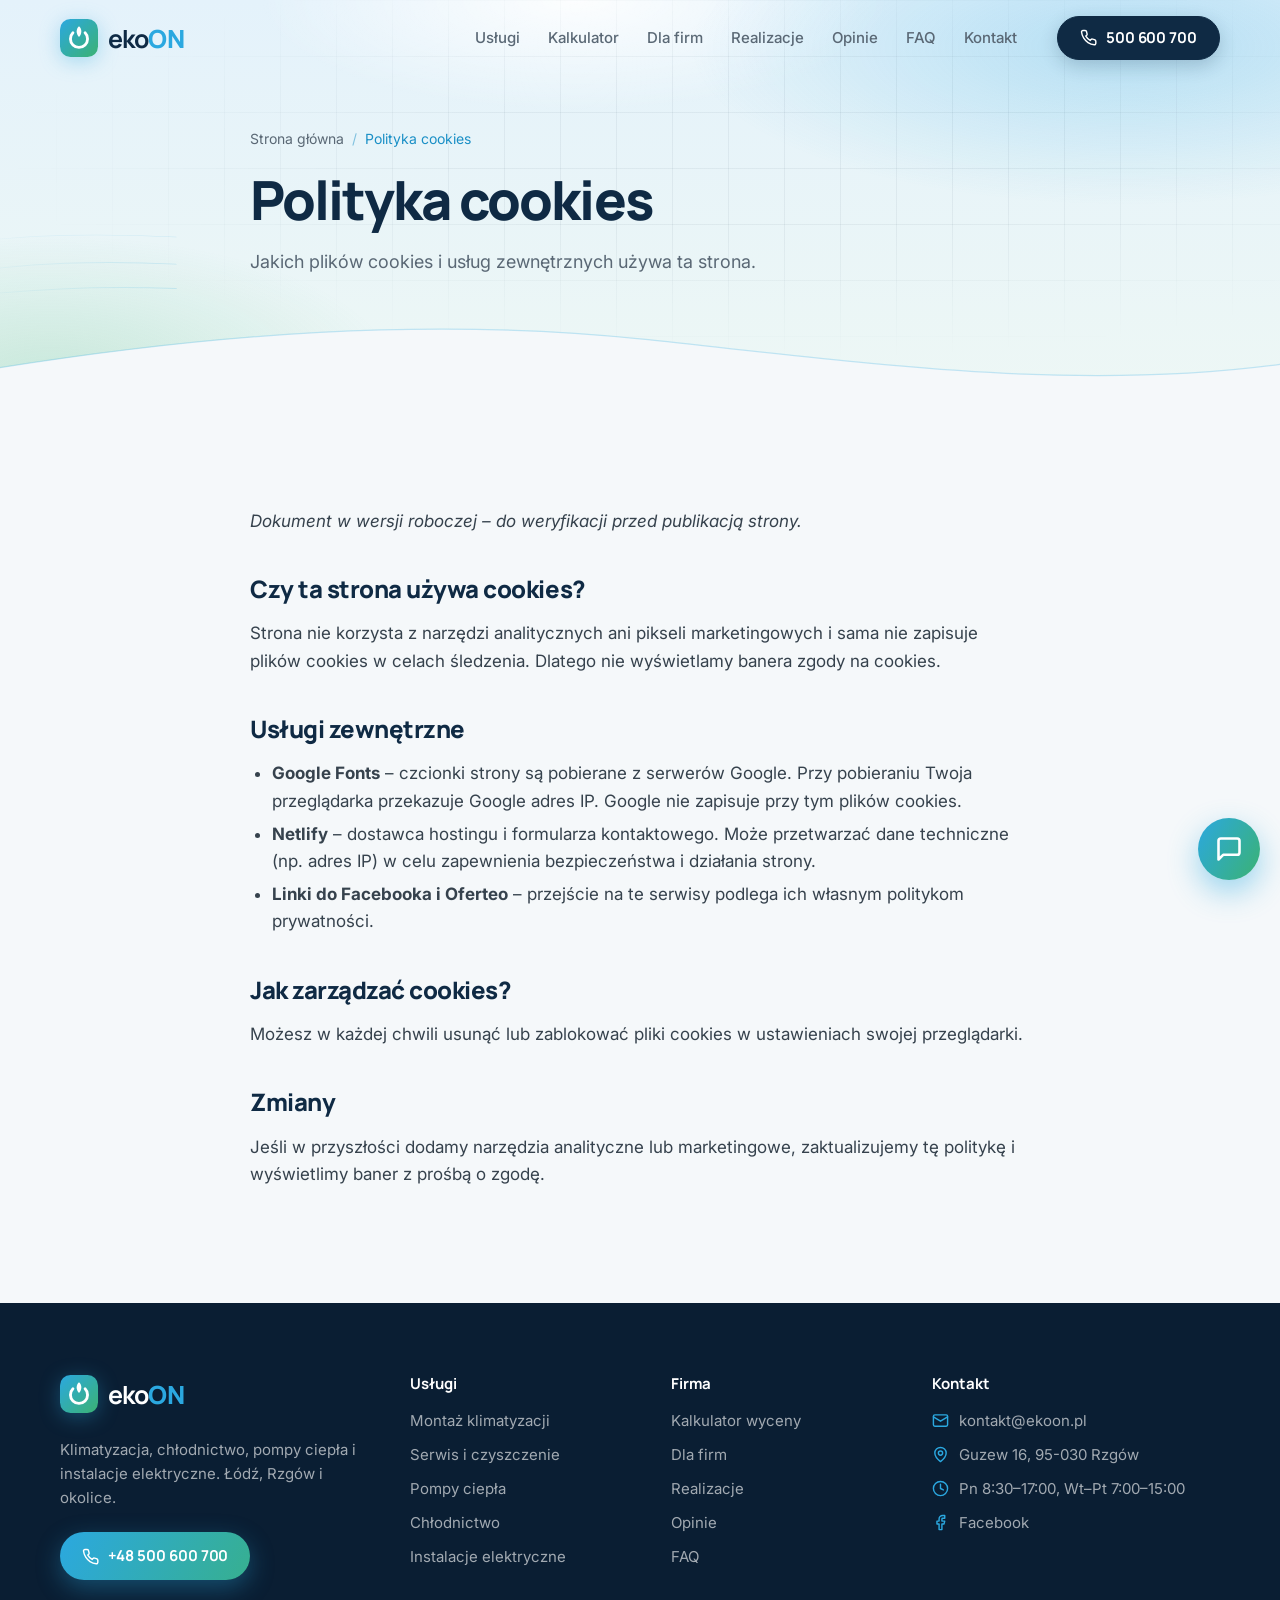
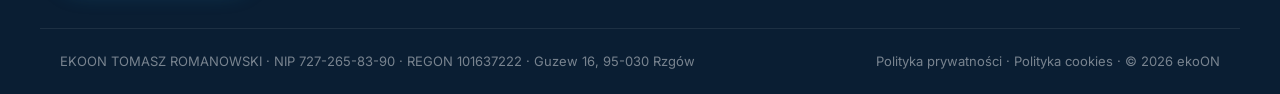
<file: polityka-cookies.html>
<!doctype html>
<html lang="pl">
<head>
<meta charset="utf-8">
<meta name="viewport" content="width=device-width, initial-scale=1">
<title>Polityka cookies | ekoON</title>
<meta name="description" content="Polityka cookies strony ekoON.">
<link rel="canonical" href="https://ekoon.pl/polityka-cookies.html">
<meta name="theme-color" content="#0F2A44">
<meta property="og:type" content="website">
<meta property="og:locale" content="pl_PL">
<meta property="og:site_name" content="ekoON">
<meta property="og:title" content="Polityka cookies | ekoON">
<meta property="og:description" content="Polityka cookies strony ekoON.">
<meta property="og:url" content="https://ekoon.pl/polityka-cookies.html">
<meta property="og:image" content="https://ekoon.pl/img/og.jpg">
<link rel="icon" href="favicon.svg" type="image/svg+xml">
<link rel="preconnect" href="https://fonts.googleapis.com">
<link rel="preconnect" href="https://fonts.gstatic.com" crossorigin>
<link rel="stylesheet" href="https://fonts.googleapis.com/css2?family=Inter:wght@400;500;600&family=Manrope:wght@600;700;800&display=swap">
<link rel="stylesheet" href="css/style.css?v=16">
<script>document.documentElement.classList.add('js')</script>

</head>
<body>
<!-- @sprite -->
<svg width="0" height="0" style="position:absolute" aria-hidden="true" focusable="false">
  <defs>
    <linearGradient id="g-brand" x1="0" y1="0" x2="1" y2="1"><stop offset="0" stop-color="#2BA8E0"/><stop offset="1" stop-color="#3BB273"/></linearGradient>
  </defs>
  <symbol id="i-arrow" viewBox="0 0 24 24"><path d="M5 12h14M13 6l6 6-6 6"/></symbol>
  <symbol id="i-check" viewBox="0 0 24 24"><path d="M20 6 9 17l-5-5"/></symbol>
  <symbol id="i-phone" viewBox="0 0 24 24"><path d="M22 16.92v3a2 2 0 0 1-2.18 2 19.8 19.8 0 0 1-8.63-3.07 19.5 19.5 0 0 1-6-6A19.8 19.8 0 0 1 2.12 4.18 2 2 0 0 1 4.11 2h3a2 2 0 0 1 2 1.72c.13.96.36 1.9.7 2.81a2 2 0 0 1-.45 2.11L8.09 9.91a16 16 0 0 0 6 6l1.27-1.27a2 2 0 0 1 2.11-.45c.91.34 1.85.57 2.81.7A2 2 0 0 1 22 16.92z"/></symbol>
  <symbol id="i-mail" viewBox="0 0 24 24"><rect x="2" y="4" width="20" height="16" rx="2"/><path d="m22 7-10 6L2 7"/></symbol>
  <symbol id="i-clock" viewBox="0 0 24 24"><circle cx="12" cy="12" r="10"/><path d="M12 6v6l4 2"/></symbol>
  <symbol id="i-pin" viewBox="0 0 24 24"><path d="M20 10c0 6-8 12-8 12s-8-6-8-12a8 8 0 0 1 16 0z"/><circle cx="12" cy="10" r="3"/></symbol>
  <symbol id="i-snow" viewBox="0 0 24 24"><path d="M12 2v20M3.34 7l17.32 10M3.34 17 20.66 7"/><path d="m9 3.5 3 2.5 3-2.5M9 20.5l3-2.5 3 2.5M4 11l3.2.9L6.5 15M20 11l-3.2.9.7 3.1"/></symbol>
  <symbol id="i-ac" viewBox="0 0 24 24"><rect x="2" y="4" width="20" height="9" rx="2"/><path d="M6 9.5h12M7 16.5c0 1.5-1 2-1 3.5M12 16v4M17 16.5c0 1.5 1 2 1 3.5"/></symbol>
  <symbol id="i-wrench" viewBox="0 0 24 24"><path d="M14.7 6.3a1 1 0 0 0 0 1.4l1.6 1.6a1 1 0 0 0 1.4 0l3.77-3.77a6 6 0 0 1-7.94 7.94l-6.91 6.91a2.12 2.12 0 0 1-3-3l6.91-6.91a6 6 0 0 1 7.94-7.94l-3.76 3.76z"/></symbol>
  <symbol id="i-heatpump" viewBox="0 0 24 24"><rect x="2" y="5" width="20" height="14" rx="2"/><circle cx="9" cy="12" r="4"/><path d="M9 8v8M5 12h8M16 9h3M16 12h3M16 15h3"/></symbol>
  <symbol id="i-bolt" viewBox="0 0 24 24"><path d="M13 2 3 14h9l-1 8 10-12h-9l1-8z"/></symbol>
  <symbol id="i-factory" viewBox="0 0 24 24"><path d="M2 20V9l6 4V9l6 4V4h8v16H2z"/><path d="M6 17h2M11 17h2M17 17h2"/></symbol>
  <symbol id="i-sparkle" viewBox="0 0 24 24"><path d="M12 3l1.9 5.1L19 10l-5.1 1.9L12 17l-1.9-5.1L5 10l5.1-1.9L12 3z"/><path d="M19 15l.9 2.1L22 18l-2.1.9L19 21l-.9-2.1L16 18l2.1-.9L19 15z"/></symbol>
  <symbol id="i-receipt" viewBox="0 0 24 24"><path d="M4 2v20l3-2 3 2 3-2 3 2 3-2 1 .7V2l-3 2-3-2-3 2-3-2-3 2-3-2z"/><path d="M8 8h8M8 12h8M8 16h5"/></symbol>
  <symbol id="i-calendar" viewBox="0 0 24 24"><rect x="3" y="4" width="18" height="18" rx="2"/><path d="M16 2v4M8 2v4M3 10h18M9 16l2 2 4-4"/></symbol>
  <symbol id="i-shield" viewBox="0 0 24 24"><path d="M12 22s8-4 8-10V5l-8-3-8 3v7c0 6 8 10 8 10z"/><path d="m9 12 2 2 4-4"/></symbol>
  <symbol id="i-leaf" viewBox="0 0 24 24"><path d="M11 20A7 7 0 0 1 9.8 6.1C15.5 5 17 4.48 19 2c1 2 2 4.18 2 8 0 5.5-4.78 10-10 10Z"/><path d="M2 21c0-3 1.85-5.36 5.08-6C9.5 14.52 12 13 13 12"/></symbol>
  <symbol id="i-menu" viewBox="0 0 24 24"><path d="M4 7h16M4 12h16M4 17h16"/></symbol>
  <symbol id="i-x" viewBox="0 0 24 24"><path d="M18 6 6 18M6 6l12 12"/></symbol>
  <symbol id="i-left" viewBox="0 0 24 24"><path d="m15 18-6-6 6-6"/></symbol>
  <symbol id="i-right" viewBox="0 0 24 24"><path d="m9 18 6-6-6-6"/></symbol>
  <symbol id="i-down" viewBox="0 0 24 24"><path d="m6 9 6 6 6-6"/></symbol>
  <symbol id="i-star" viewBox="0 0 24 24"><path fill="currentColor" stroke="none" d="M12 2l3.09 6.26L22 9.27l-5 4.87 1.18 6.88L12 17.77l-6.18 3.25L7 14.14 2 9.27l6.91-1.01L12 2z"/></symbol>
  <symbol id="i-fb" viewBox="0 0 24 24"><path d="M18 2h-3a5 5 0 0 0-5 5v3H7v4h3v8h4v-8h3l1-4h-4V7a1 1 0 0 1 1-1h3z"/></symbol>
  <symbol id="i-quote" viewBox="0 0 24 24"><path fill="currentColor" stroke="none" d="M3 21c3 0 7-1 7-8V5c0-1.25-.76-2-2-2H4c-1.25 0-2 .75-2 2v6c0 1.25.75 2 2 2 1 0 1 0 1 1v1c0 1-1 2-2 2s-1 .01-1 1v2c0 1 0 1 1 1zm12 0c3 0 7-1 7-8V5c0-1.25-.76-2-2-2h-4c-1.25 0-2 .75-2 2v6c0 1.25.75 2 2 2h.75c0 2.25.25 4-2.75 4v3c0 1 0 1 1 1z"/></symbol>
  <symbol id="i-calc" viewBox="0 0 24 24"><rect x="4" y="2" width="16" height="20" rx="2"/><path d="M8 6h8M8 10h.01M12 10h.01M16 10h.01M8 14h.01M12 14h.01M16 14h.01M8 18h.01M12 18h4"/></symbol>
  <symbol id="i-image" viewBox="0 0 24 24"><rect x="3" y="3" width="18" height="18" rx="2"/><circle cx="9" cy="9" r="2"/><path d="m21 15-3.09-3.09a2 2 0 0 0-2.82 0L6 21"/></symbol>
  <symbol id="i-home" viewBox="0 0 24 24"><path d="M3 10.5 12 3l9 7.5V20a1 1 0 0 1-1 1h-5v-6H9v6H4a1 1 0 0 1-1-1z"/></symbol>
  <symbol id="i-clipboard" viewBox="0 0 24 24"><rect x="8" y="2" width="8" height="4" rx="1"/><path d="M16 4h2a2 2 0 0 1 2 2v14a2 2 0 0 1-2 2H6a2 2 0 0 1-2-2V6a2 2 0 0 1 2-2h2M9 12h6M9 16h6"/></symbol>
  <symbol id="i-chat" viewBox="0 0 24 24"><path d="M21 15a2 2 0 0 1-2 2H7l-4 4V5a2 2 0 0 1 2-2h14a2 2 0 0 1 2 2z"/></symbol>
  <symbol id="i-search" viewBox="0 0 24 24"><circle cx="11" cy="11" r="8"/><path d="m21 21-4.3-4.3"/></symbol>
  <symbol id="i-refresh" viewBox="0 0 24 24"><path d="M21 12a9 9 0 1 1-3-6.7L21 8"/><path d="M21 3v5h-5"/></symbol>
  <symbol id="i-expand" viewBox="0 0 24 24"><path d="M15 3h6v6M9 21H3v-6M21 3l-7 7M3 21l7-7"/></symbol>
  <symbol id="i-bed" viewBox="0 0 24 24"><path d="M2 4v16M2 8h18a2 2 0 0 1 2 2v10M2 17h20M6 8v9"/></symbol>
  <symbol id="i-sofa" viewBox="0 0 24 24"><path d="M20 9V6a2 2 0 0 0-2-2H6a2 2 0 0 0-2 2v3"/><path d="M2 16a2 2 0 0 0 2 2h16a2 2 0 0 0 2-2v-5a2 2 0 0 0-4 0v2H6v-2a2 2 0 0 0-4 0z"/><path d="M4 18v2M20 18v2"/></symbol>
  <symbol id="i-briefcase" viewBox="0 0 24 24"><rect x="2" y="7" width="20" height="14" rx="2"/><path d="M16 21V5a2 2 0 0 0-2-2h-4a2 2 0 0 0-2 2v16"/></symbol>
  <symbol id="i-attic" viewBox="0 0 24 24"><path d="M2 20 12 4l10 16z"/><path d="M9 20v-5h6v5"/></symbol>
  <symbol id="i-thermo" viewBox="0 0 24 24"><path d="M14 4v10.54a4 4 0 1 1-4 0V4a2 2 0 0 1 4 0z"/></symbol>
  <symbol id="i-droplet" viewBox="0 0 24 24"><path d="M12 2.69l5.66 5.66a8 8 0 1 1-11.31 0z"/></symbol>
  <symbol id="i-users" viewBox="0 0 24 24"><path d="M16 21v-2a4 4 0 0 0-4-4H6a4 4 0 0 0-4 4v2"/><circle cx="9" cy="7" r="4"/><path d="M22 21v-2a4 4 0 0 0-3-3.87M16 3.13a4 4 0 0 1 0 7.75"/></symbol>
  <symbol id="i-paperclip" viewBox="0 0 24 24"><path d="m21.44 11.05-9.19 9.19a6 6 0 0 1-8.49-8.49l8.57-8.57A4 4 0 1 1 18 8.84l-8.59 8.57a2 2 0 0 1-2.83-2.83l8.49-8.48"/></symbol>
</svg>
<!-- /@sprite -->

<a class="skip-link" href="#main">Przejdź do treści</a>

<!-- @header -->
<header class="header" data-header>
  <div class="container header__inner">
    <a class="logo" href="index.html" aria-label="ekoON – strona główna">
      <svg class="logo__mark" viewBox="0 0 40 40" aria-hidden="true"><rect width="40" height="40" rx="11" fill="url(#g-brand)"/><path d="M13.6 14.6a9 9 0 1 0 12.8 0" fill="none" stroke="#fff" stroke-width="3" stroke-linecap="round"/><path d="M20 7.5c3.2 3 3.4 7.2 0 11.5-3.4-4.3-3.2-8.5 0-11.5z" fill="#fff"/></svg>
      <span class="logo__text">eko<b>ON</b></span>
    </a>
    <nav class="nav" data-nav aria-label="Główna nawigacja">
      <ul class="nav__list">
        <li><a href="index.html#uslugi">Usługi</a></li>
        <li><a href="index.html#kalkulator">Kalkulator</a></li>
        <li><a href="index.html#dla-firm">Dla firm</a></li>
        <li><a href="index.html#realizacje">Realizacje</a></li>
        <li><a href="index.html#opinie">Opinie</a></li>
        <li><a href="index.html#faq">FAQ</a></li>
        <li><a href="index.html#kontakt">Kontakt</a></li>
      </ul>
      <a class="btn btn--primary nav__cta" href="tel:+48500600700"><svg class="ico"><use href="#i-phone"/></svg>500 600 700</a>
    </nav>
    <button class="burger" type="button" aria-label="Otwórz menu" aria-expanded="false" data-burger><svg class="ico"><use href="#i-menu"/></svg></button>
  </div>
</header>
<!-- /@header -->

<main id="main">
<section class="page-hero page-hero--simple">
  <div class="hero__bg" aria-hidden="true">
    <div class="hero__grid"></div>
    <svg class="hero__flow" viewBox="0 0 1440 800" preserveAspectRatio="none">
      <defs><linearGradient id="g-flow" x1="0" x2="1" y1="0" y2="0"><stop offset="0" stop-color="#2BA8E0" stop-opacity="0"/><stop offset=".45" stop-color="#2BA8E0" stop-opacity=".55"/><stop offset="1" stop-color="#3BB273" stop-opacity="0"/></linearGradient></defs>
      <path d="M-60 560C260 470 480 660 820 560s520-220 700-120"/>
      <path d="M-60 610C300 520 520 720 860 610s500-200 680-110"/>
      <path d="M-60 500C240 420 500 600 840 500s520-230 700-140"/>
    </svg>
  </div>
  <div class="container page-hero__inner">
    <div>
      <ol class="crumbs"><li><a href="index.html">Strona główna</a></li><li aria-current="page">Polityka cookies</li></ol>
      <h1>Polityka cookies</h1>
      <p class="page-hero__lead">Jakich plików cookies i usług zewnętrznych używa ta strona.</p>
    </div>
  </div>
</section>

<section class="section">
  <div class="container legal prose">
    <p><em>Dokument w wersji roboczej – do weryfikacji przed publikacją strony.</em></p>
    <h2>Czy ta strona używa cookies?</h2>
    <p>Strona nie korzysta z narzędzi analitycznych ani pikseli marketingowych i sama nie zapisuje plików cookies w celach śledzenia. Dlatego nie wyświetlamy banera zgody na cookies.</p>
    <h2>Usługi zewnętrzne</h2>
    <ul>
      <li><strong>Google Fonts</strong> – czcionki strony są pobierane z serwerów Google. Przy pobieraniu Twoja przeglądarka przekazuje Google adres IP. Google nie zapisuje przy tym plików cookies.</li>
      <li><strong>Netlify</strong> – dostawca hostingu i formularza kontaktowego. Może przetwarzać dane techniczne (np. adres IP) w celu zapewnienia bezpieczeństwa i działania strony.</li>
      <li><strong>Linki do Facebooka i Oferteo</strong> – przejście na te serwisy podlega ich własnym politykom prywatności.</li>
    </ul>
    <h2>Jak zarządzać cookies?</h2>
    <p>Możesz w każdej chwili usunąć lub zablokować pliki cookies w ustawieniach swojej przeglądarki.</p>
    <h2>Zmiany</h2>
    <p>Jeśli w przyszłości dodamy narzędzia analityczne lub marketingowe, zaktualizujemy tę politykę i wyświetlimy baner z prośbą o zgodę.</p>
  </div>
</section>
</main>

<!-- @footer -->
<footer class="footer">
  <div class="container footer__top">
    <div class="footer__brand">
      <a class="logo logo--light" href="index.html" aria-label="ekoON – strona główna">
        <svg class="logo__mark" viewBox="0 0 40 40" aria-hidden="true"><rect width="40" height="40" rx="11" fill="url(#g-brand)"/><path d="M13.6 14.6a9 9 0 1 0 12.8 0" fill="none" stroke="#fff" stroke-width="3" stroke-linecap="round"/><path d="M20 7.5c3.2 3 3.4 7.2 0 11.5-3.4-4.3-3.2-8.5 0-11.5z" fill="#fff"/></svg>
        <span class="logo__text">eko<b>ON</b></span>
      </a>
      <p>Klimatyzacja, chłodnictwo, pompy ciepła i instalacje elektryczne. Łódź, Rzgów i okolice.</p>
      <a class="btn btn--accent" href="tel:+48500600700"><svg class="ico"><use href="#i-phone"/></svg>+48 500 600 700</a>
    </div>
    <div class="footer__col">
      <h4>Usługi</h4>
      <ul>
        <li><a href="montaz-klimatyzacji-lodz.html">Montaż klimatyzacji</a></li>
        <li><a href="serwis-klimatyzacji-lodz.html">Serwis i czyszczenie</a></li>
        <li><a href="pompy-ciepla-lodz.html">Pompy ciepła</a></li>
        <li><a href="chlodnictwo-lodz.html">Chłodnictwo</a></li>
        <li><a href="instalacje-elektryczne-lodz.html">Instalacje elektryczne</a></li>
      </ul>
    </div>
    <div class="footer__col">
      <h4>Firma</h4>
      <ul>
        <li><a href="index.html#kalkulator">Kalkulator wyceny</a></li>
        <li><a href="index.html#dla-firm">Dla firm</a></li>
        <li><a href="index.html#realizacje">Realizacje</a></li>
        <li><a href="index.html#opinie">Opinie</a></li>
        <li><a href="index.html#faq">FAQ</a></li>
      </ul>
    </div>
    <div class="footer__col">
      <h4>Kontakt</h4>
      <ul class="footer__contact">
        <li><svg class="ico"><use href="#i-mail"/></svg><a href="mailto:kontakt@ekoon.pl">kontakt@ekoon.pl</a></li>
        <li><svg class="ico"><use href="#i-pin"/></svg>Guzew 16, 95-030 Rzgów</li>
        <li><svg class="ico"><use href="#i-clock"/></svg>Pn 8:30–17:00, Wt–Pt 7:00–15:00</li>
        <li><svg class="ico"><use href="#i-fb"/></svg><a href="https://www.facebook.com/toomaszromanowski/" target="_blank" rel="noopener">Facebook</a></li>
      </ul>
    </div>
  </div>
  <div class="container footer__bottom">
    <p>EKOON TOMASZ ROMANOWSKI · NIP 727-265-83-90 · REGON 101637222 · Guzew 16, 95-030 Rzgów</p>
    <p><a href="polityka-prywatnosci.html">Polityka prywatności</a> · <a href="polityka-cookies.html">Polityka cookies</a> · © <span data-year>2026</span> ekoON</p>
  </div>
</footer>

<div class="callbar" data-callbar>
  <a class="callbar__call" href="tel:+48500600700"><svg class="ico"><use href="#i-phone"/></svg>Zadzwoń</a>
  <a class="callbar__quote" href="index.html#formularz">Bezpłatna wycena</a>
</div>
<!-- /@footer -->

<script src="js/main.js?v=12" defer></script>
<script src="js/chat.js?v=2" defer></script>
</body>
</html>
</file>
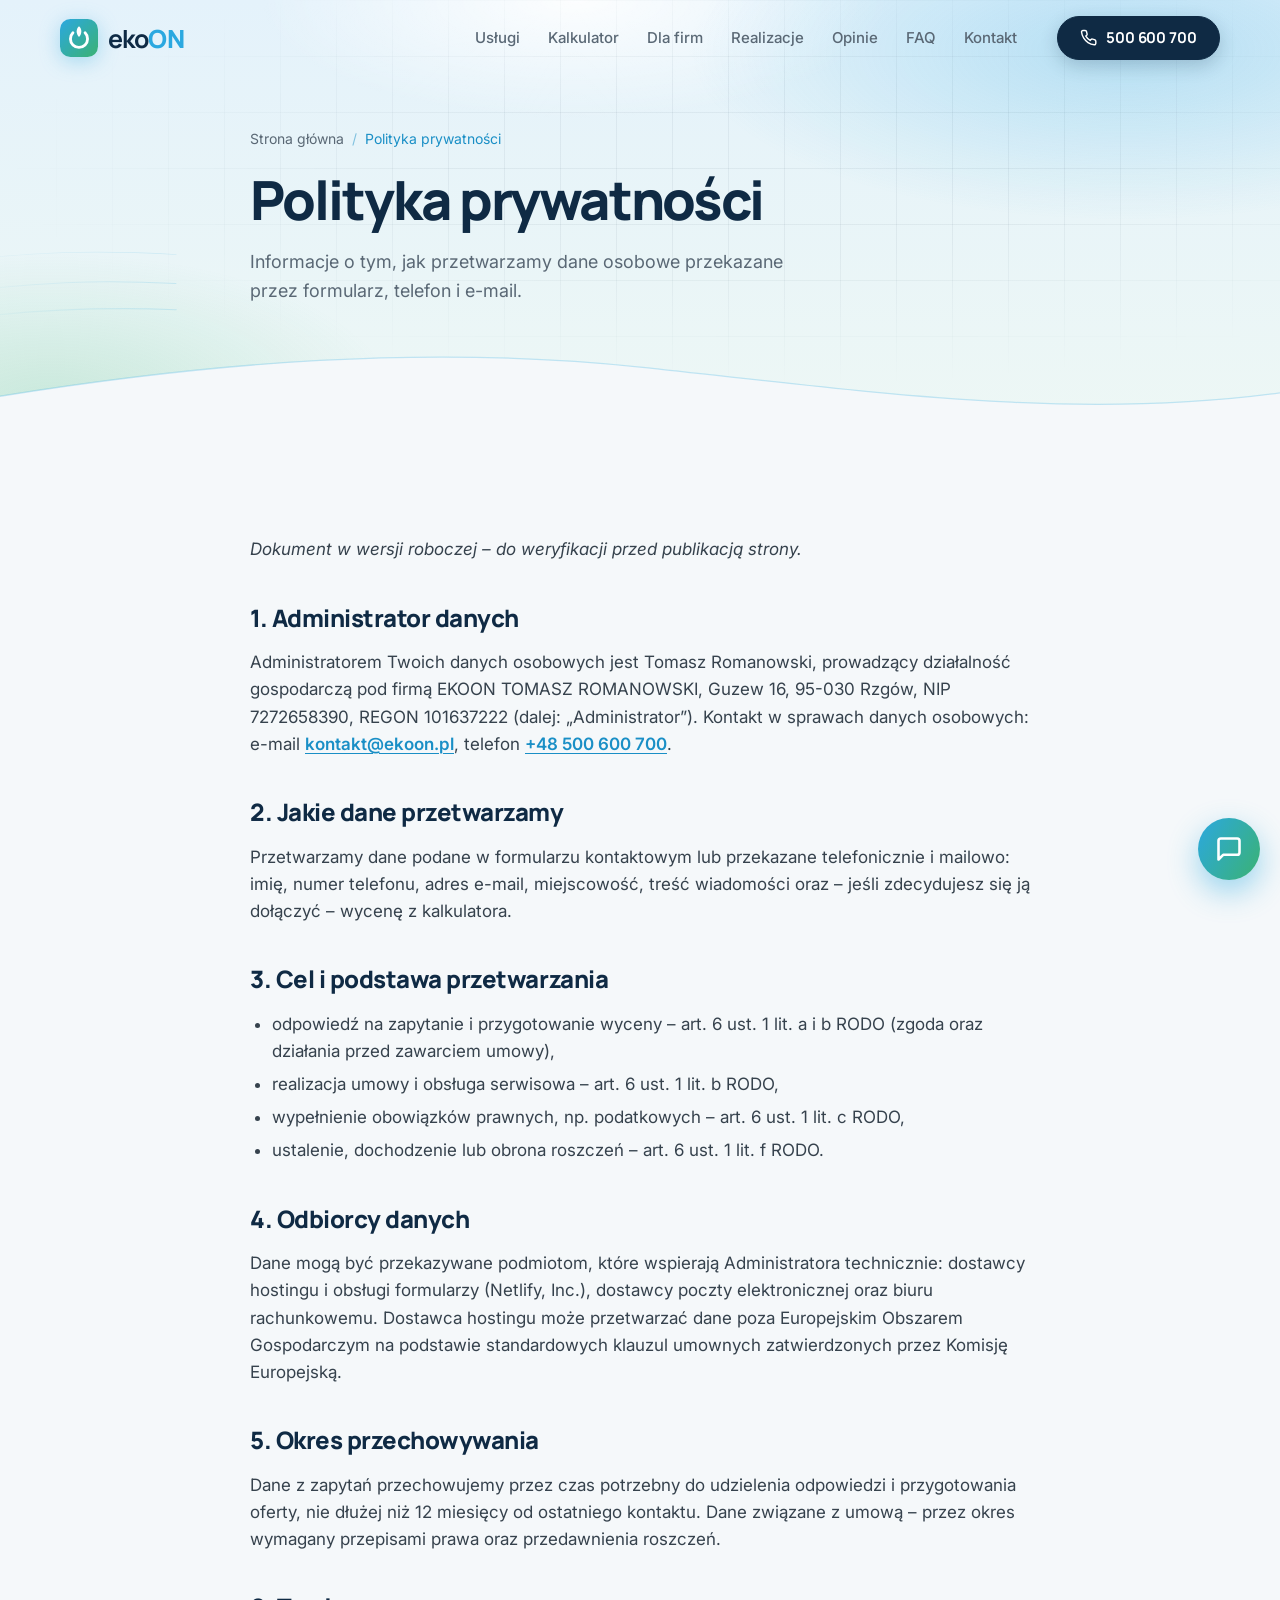
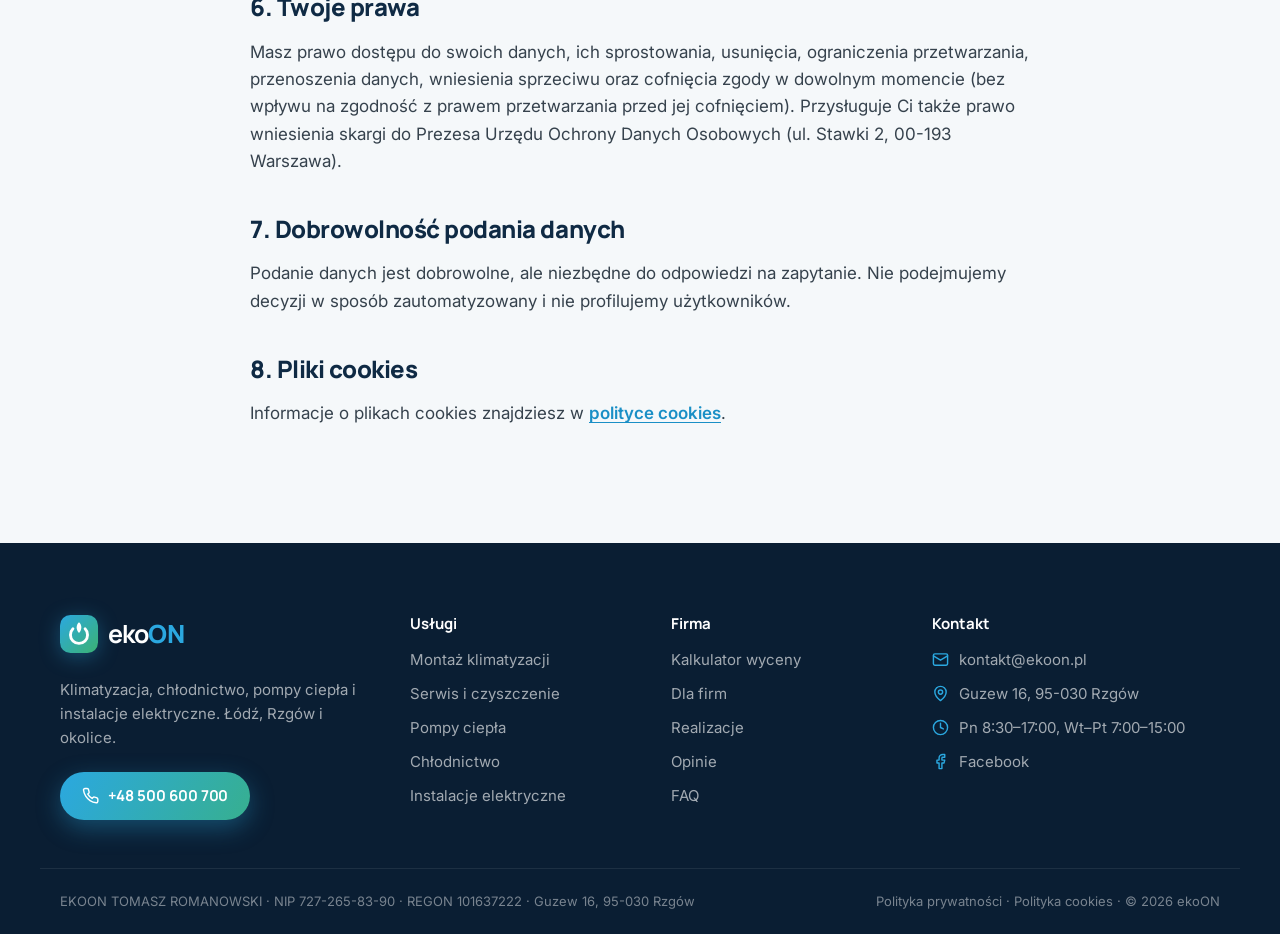
<file: polityka-prywatnosci.html>
<!doctype html>
<html lang="pl">
<head>
<meta charset="utf-8">
<meta name="viewport" content="width=device-width, initial-scale=1">
<title>Polityka prywatności | ekoON</title>
<meta name="description" content="Polityka prywatności strony ekoON – informacje o przetwarzaniu danych osobowych (RODO).">
<link rel="canonical" href="https://ekoon.pl/polityka-prywatnosci.html">
<meta name="theme-color" content="#0F2A44">
<meta property="og:type" content="website">
<meta property="og:locale" content="pl_PL">
<meta property="og:site_name" content="ekoON">
<meta property="og:title" content="Polityka prywatności | ekoON">
<meta property="og:description" content="Polityka prywatności strony ekoON – informacje o przetwarzaniu danych osobowych (RODO).">
<meta property="og:url" content="https://ekoon.pl/polityka-prywatnosci.html">
<meta property="og:image" content="https://ekoon.pl/img/og.jpg">
<link rel="icon" href="favicon.svg" type="image/svg+xml">
<link rel="preconnect" href="https://fonts.googleapis.com">
<link rel="preconnect" href="https://fonts.gstatic.com" crossorigin>
<link rel="stylesheet" href="https://fonts.googleapis.com/css2?family=Inter:wght@400;500;600&family=Manrope:wght@600;700;800&display=swap">
<link rel="stylesheet" href="css/style.css?v=16">
<script>document.documentElement.classList.add('js')</script>

</head>
<body>
<!-- @sprite -->
<svg width="0" height="0" style="position:absolute" aria-hidden="true" focusable="false">
  <defs>
    <linearGradient id="g-brand" x1="0" y1="0" x2="1" y2="1"><stop offset="0" stop-color="#2BA8E0"/><stop offset="1" stop-color="#3BB273"/></linearGradient>
  </defs>
  <symbol id="i-arrow" viewBox="0 0 24 24"><path d="M5 12h14M13 6l6 6-6 6"/></symbol>
  <symbol id="i-check" viewBox="0 0 24 24"><path d="M20 6 9 17l-5-5"/></symbol>
  <symbol id="i-phone" viewBox="0 0 24 24"><path d="M22 16.92v3a2 2 0 0 1-2.18 2 19.8 19.8 0 0 1-8.63-3.07 19.5 19.5 0 0 1-6-6A19.8 19.8 0 0 1 2.12 4.18 2 2 0 0 1 4.11 2h3a2 2 0 0 1 2 1.72c.13.96.36 1.9.7 2.81a2 2 0 0 1-.45 2.11L8.09 9.91a16 16 0 0 0 6 6l1.27-1.27a2 2 0 0 1 2.11-.45c.91.34 1.85.57 2.81.7A2 2 0 0 1 22 16.92z"/></symbol>
  <symbol id="i-mail" viewBox="0 0 24 24"><rect x="2" y="4" width="20" height="16" rx="2"/><path d="m22 7-10 6L2 7"/></symbol>
  <symbol id="i-clock" viewBox="0 0 24 24"><circle cx="12" cy="12" r="10"/><path d="M12 6v6l4 2"/></symbol>
  <symbol id="i-pin" viewBox="0 0 24 24"><path d="M20 10c0 6-8 12-8 12s-8-6-8-12a8 8 0 0 1 16 0z"/><circle cx="12" cy="10" r="3"/></symbol>
  <symbol id="i-snow" viewBox="0 0 24 24"><path d="M12 2v20M3.34 7l17.32 10M3.34 17 20.66 7"/><path d="m9 3.5 3 2.5 3-2.5M9 20.5l3-2.5 3 2.5M4 11l3.2.9L6.5 15M20 11l-3.2.9.7 3.1"/></symbol>
  <symbol id="i-ac" viewBox="0 0 24 24"><rect x="2" y="4" width="20" height="9" rx="2"/><path d="M6 9.5h12M7 16.5c0 1.5-1 2-1 3.5M12 16v4M17 16.5c0 1.5 1 2 1 3.5"/></symbol>
  <symbol id="i-wrench" viewBox="0 0 24 24"><path d="M14.7 6.3a1 1 0 0 0 0 1.4l1.6 1.6a1 1 0 0 0 1.4 0l3.77-3.77a6 6 0 0 1-7.94 7.94l-6.91 6.91a2.12 2.12 0 0 1-3-3l6.91-6.91a6 6 0 0 1 7.94-7.94l-3.76 3.76z"/></symbol>
  <symbol id="i-heatpump" viewBox="0 0 24 24"><rect x="2" y="5" width="20" height="14" rx="2"/><circle cx="9" cy="12" r="4"/><path d="M9 8v8M5 12h8M16 9h3M16 12h3M16 15h3"/></symbol>
  <symbol id="i-bolt" viewBox="0 0 24 24"><path d="M13 2 3 14h9l-1 8 10-12h-9l1-8z"/></symbol>
  <symbol id="i-factory" viewBox="0 0 24 24"><path d="M2 20V9l6 4V9l6 4V4h8v16H2z"/><path d="M6 17h2M11 17h2M17 17h2"/></symbol>
  <symbol id="i-sparkle" viewBox="0 0 24 24"><path d="M12 3l1.9 5.1L19 10l-5.1 1.9L12 17l-1.9-5.1L5 10l5.1-1.9L12 3z"/><path d="M19 15l.9 2.1L22 18l-2.1.9L19 21l-.9-2.1L16 18l2.1-.9L19 15z"/></symbol>
  <symbol id="i-receipt" viewBox="0 0 24 24"><path d="M4 2v20l3-2 3 2 3-2 3 2 3-2 1 .7V2l-3 2-3-2-3 2-3-2-3 2-3-2z"/><path d="M8 8h8M8 12h8M8 16h5"/></symbol>
  <symbol id="i-calendar" viewBox="0 0 24 24"><rect x="3" y="4" width="18" height="18" rx="2"/><path d="M16 2v4M8 2v4M3 10h18M9 16l2 2 4-4"/></symbol>
  <symbol id="i-shield" viewBox="0 0 24 24"><path d="M12 22s8-4 8-10V5l-8-3-8 3v7c0 6 8 10 8 10z"/><path d="m9 12 2 2 4-4"/></symbol>
  <symbol id="i-leaf" viewBox="0 0 24 24"><path d="M11 20A7 7 0 0 1 9.8 6.1C15.5 5 17 4.48 19 2c1 2 2 4.18 2 8 0 5.5-4.78 10-10 10Z"/><path d="M2 21c0-3 1.85-5.36 5.08-6C9.5 14.52 12 13 13 12"/></symbol>
  <symbol id="i-menu" viewBox="0 0 24 24"><path d="M4 7h16M4 12h16M4 17h16"/></symbol>
  <symbol id="i-x" viewBox="0 0 24 24"><path d="M18 6 6 18M6 6l12 12"/></symbol>
  <symbol id="i-left" viewBox="0 0 24 24"><path d="m15 18-6-6 6-6"/></symbol>
  <symbol id="i-right" viewBox="0 0 24 24"><path d="m9 18 6-6-6-6"/></symbol>
  <symbol id="i-down" viewBox="0 0 24 24"><path d="m6 9 6 6 6-6"/></symbol>
  <symbol id="i-star" viewBox="0 0 24 24"><path fill="currentColor" stroke="none" d="M12 2l3.09 6.26L22 9.27l-5 4.87 1.18 6.88L12 17.77l-6.18 3.25L7 14.14 2 9.27l6.91-1.01L12 2z"/></symbol>
  <symbol id="i-fb" viewBox="0 0 24 24"><path d="M18 2h-3a5 5 0 0 0-5 5v3H7v4h3v8h4v-8h3l1-4h-4V7a1 1 0 0 1 1-1h3z"/></symbol>
  <symbol id="i-quote" viewBox="0 0 24 24"><path fill="currentColor" stroke="none" d="M3 21c3 0 7-1 7-8V5c0-1.25-.76-2-2-2H4c-1.25 0-2 .75-2 2v6c0 1.25.75 2 2 2 1 0 1 0 1 1v1c0 1-1 2-2 2s-1 .01-1 1v2c0 1 0 1 1 1zm12 0c3 0 7-1 7-8V5c0-1.25-.76-2-2-2h-4c-1.25 0-2 .75-2 2v6c0 1.25.75 2 2 2h.75c0 2.25.25 4-2.75 4v3c0 1 0 1 1 1z"/></symbol>
  <symbol id="i-calc" viewBox="0 0 24 24"><rect x="4" y="2" width="16" height="20" rx="2"/><path d="M8 6h8M8 10h.01M12 10h.01M16 10h.01M8 14h.01M12 14h.01M16 14h.01M8 18h.01M12 18h4"/></symbol>
  <symbol id="i-image" viewBox="0 0 24 24"><rect x="3" y="3" width="18" height="18" rx="2"/><circle cx="9" cy="9" r="2"/><path d="m21 15-3.09-3.09a2 2 0 0 0-2.82 0L6 21"/></symbol>
  <symbol id="i-home" viewBox="0 0 24 24"><path d="M3 10.5 12 3l9 7.5V20a1 1 0 0 1-1 1h-5v-6H9v6H4a1 1 0 0 1-1-1z"/></symbol>
  <symbol id="i-clipboard" viewBox="0 0 24 24"><rect x="8" y="2" width="8" height="4" rx="1"/><path d="M16 4h2a2 2 0 0 1 2 2v14a2 2 0 0 1-2 2H6a2 2 0 0 1-2-2V6a2 2 0 0 1 2-2h2M9 12h6M9 16h6"/></symbol>
  <symbol id="i-chat" viewBox="0 0 24 24"><path d="M21 15a2 2 0 0 1-2 2H7l-4 4V5a2 2 0 0 1 2-2h14a2 2 0 0 1 2 2z"/></symbol>
  <symbol id="i-search" viewBox="0 0 24 24"><circle cx="11" cy="11" r="8"/><path d="m21 21-4.3-4.3"/></symbol>
  <symbol id="i-refresh" viewBox="0 0 24 24"><path d="M21 12a9 9 0 1 1-3-6.7L21 8"/><path d="M21 3v5h-5"/></symbol>
  <symbol id="i-expand" viewBox="0 0 24 24"><path d="M15 3h6v6M9 21H3v-6M21 3l-7 7M3 21l7-7"/></symbol>
  <symbol id="i-bed" viewBox="0 0 24 24"><path d="M2 4v16M2 8h18a2 2 0 0 1 2 2v10M2 17h20M6 8v9"/></symbol>
  <symbol id="i-sofa" viewBox="0 0 24 24"><path d="M20 9V6a2 2 0 0 0-2-2H6a2 2 0 0 0-2 2v3"/><path d="M2 16a2 2 0 0 0 2 2h16a2 2 0 0 0 2-2v-5a2 2 0 0 0-4 0v2H6v-2a2 2 0 0 0-4 0z"/><path d="M4 18v2M20 18v2"/></symbol>
  <symbol id="i-briefcase" viewBox="0 0 24 24"><rect x="2" y="7" width="20" height="14" rx="2"/><path d="M16 21V5a2 2 0 0 0-2-2h-4a2 2 0 0 0-2 2v16"/></symbol>
  <symbol id="i-attic" viewBox="0 0 24 24"><path d="M2 20 12 4l10 16z"/><path d="M9 20v-5h6v5"/></symbol>
  <symbol id="i-thermo" viewBox="0 0 24 24"><path d="M14 4v10.54a4 4 0 1 1-4 0V4a2 2 0 0 1 4 0z"/></symbol>
  <symbol id="i-droplet" viewBox="0 0 24 24"><path d="M12 2.69l5.66 5.66a8 8 0 1 1-11.31 0z"/></symbol>
  <symbol id="i-users" viewBox="0 0 24 24"><path d="M16 21v-2a4 4 0 0 0-4-4H6a4 4 0 0 0-4 4v2"/><circle cx="9" cy="7" r="4"/><path d="M22 21v-2a4 4 0 0 0-3-3.87M16 3.13a4 4 0 0 1 0 7.75"/></symbol>
  <symbol id="i-paperclip" viewBox="0 0 24 24"><path d="m21.44 11.05-9.19 9.19a6 6 0 0 1-8.49-8.49l8.57-8.57A4 4 0 1 1 18 8.84l-8.59 8.57a2 2 0 0 1-2.83-2.83l8.49-8.48"/></symbol>
</svg>
<!-- /@sprite -->

<a class="skip-link" href="#main">Przejdź do treści</a>

<!-- @header -->
<header class="header" data-header>
  <div class="container header__inner">
    <a class="logo" href="index.html" aria-label="ekoON – strona główna">
      <svg class="logo__mark" viewBox="0 0 40 40" aria-hidden="true"><rect width="40" height="40" rx="11" fill="url(#g-brand)"/><path d="M13.6 14.6a9 9 0 1 0 12.8 0" fill="none" stroke="#fff" stroke-width="3" stroke-linecap="round"/><path d="M20 7.5c3.2 3 3.4 7.2 0 11.5-3.4-4.3-3.2-8.5 0-11.5z" fill="#fff"/></svg>
      <span class="logo__text">eko<b>ON</b></span>
    </a>
    <nav class="nav" data-nav aria-label="Główna nawigacja">
      <ul class="nav__list">
        <li><a href="index.html#uslugi">Usługi</a></li>
        <li><a href="index.html#kalkulator">Kalkulator</a></li>
        <li><a href="index.html#dla-firm">Dla firm</a></li>
        <li><a href="index.html#realizacje">Realizacje</a></li>
        <li><a href="index.html#opinie">Opinie</a></li>
        <li><a href="index.html#faq">FAQ</a></li>
        <li><a href="index.html#kontakt">Kontakt</a></li>
      </ul>
      <a class="btn btn--primary nav__cta" href="tel:+48500600700"><svg class="ico"><use href="#i-phone"/></svg>500 600 700</a>
    </nav>
    <button class="burger" type="button" aria-label="Otwórz menu" aria-expanded="false" data-burger><svg class="ico"><use href="#i-menu"/></svg></button>
  </div>
</header>
<!-- /@header -->

<main id="main">
<section class="page-hero page-hero--simple">
  <div class="hero__bg" aria-hidden="true">
    <div class="hero__grid"></div>
    <svg class="hero__flow" viewBox="0 0 1440 800" preserveAspectRatio="none">
      <defs><linearGradient id="g-flow" x1="0" x2="1" y1="0" y2="0"><stop offset="0" stop-color="#2BA8E0" stop-opacity="0"/><stop offset=".45" stop-color="#2BA8E0" stop-opacity=".55"/><stop offset="1" stop-color="#3BB273" stop-opacity="0"/></linearGradient></defs>
      <path d="M-60 560C260 470 480 660 820 560s520-220 700-120"/>
      <path d="M-60 610C300 520 520 720 860 610s500-200 680-110"/>
      <path d="M-60 500C240 420 500 600 840 500s520-230 700-140"/>
    </svg>
  </div>
  <div class="container page-hero__inner">
    <div>
      <ol class="crumbs"><li><a href="index.html">Strona główna</a></li><li aria-current="page">Polityka prywatności</li></ol>
      <h1>Polityka prywatności</h1>
      <p class="page-hero__lead">Informacje o tym, jak przetwarzamy dane osobowe przekazane przez formularz, telefon i e-mail.</p>
    </div>
  </div>
</section>

<section class="section">
  <div class="container legal prose">
    <p><em>Dokument w wersji roboczej – do weryfikacji przed publikacją strony.</em></p>
    <h2>1. Administrator danych</h2>
    <p>Administratorem Twoich danych osobowych jest Tomasz Romanowski, prowadzący działalność gospodarczą pod firmą EKOON TOMASZ ROMANOWSKI, Guzew 16, 95-030 Rzgów, NIP 7272658390, REGON 101637222 (dalej: „Administrator”). Kontakt w sprawach danych osobowych: e-mail <a href="mailto:kontakt@ekoon.pl">kontakt@ekoon.pl</a>, telefon <a href="tel:+48500600700">+48 500 600 700</a>.</p>
    <h2>2. Jakie dane przetwarzamy</h2>
    <p>Przetwarzamy dane podane w formularzu kontaktowym lub przekazane telefonicznie i mailowo: imię, numer telefonu, adres e-mail, miejscowość, treść wiadomości oraz – jeśli zdecydujesz się ją dołączyć – wycenę z kalkulatora.</p>
    <h2>3. Cel i podstawa przetwarzania</h2>
    <ul>
      <li>odpowiedź na zapytanie i przygotowanie wyceny – art. 6 ust. 1 lit. a i b RODO (zgoda oraz działania przed zawarciem umowy),</li>
      <li>realizacja umowy i obsługa serwisowa – art. 6 ust. 1 lit. b RODO,</li>
      <li>wypełnienie obowiązków prawnych, np. podatkowych – art. 6 ust. 1 lit. c RODO,</li>
      <li>ustalenie, dochodzenie lub obrona roszczeń – art. 6 ust. 1 lit. f RODO.</li>
    </ul>
    <h2>4. Odbiorcy danych</h2>
    <p>Dane mogą być przekazywane podmiotom, które wspierają Administratora technicznie: dostawcy hostingu i obsługi formularzy (Netlify, Inc.), dostawcy poczty elektronicznej oraz biuru rachunkowemu. Dostawca hostingu może przetwarzać dane poza Europejskim Obszarem Gospodarczym na podstawie standardowych klauzul umownych zatwierdzonych przez Komisję Europejską.</p>
    <h2>5. Okres przechowywania</h2>
    <p>Dane z zapytań przechowujemy przez czas potrzebny do udzielenia odpowiedzi i przygotowania oferty, nie dłużej niż 12 miesięcy od ostatniego kontaktu. Dane związane z umową – przez okres wymagany przepisami prawa oraz przedawnienia roszczeń.</p>
    <h2>6. Twoje prawa</h2>
    <p>Masz prawo dostępu do swoich danych, ich sprostowania, usunięcia, ograniczenia przetwarzania, przenoszenia danych, wniesienia sprzeciwu oraz cofnięcia zgody w dowolnym momencie (bez wpływu na zgodność z prawem przetwarzania przed jej cofnięciem). Przysługuje Ci także prawo wniesienia skargi do Prezesa Urzędu Ochrony Danych Osobowych (ul. Stawki 2, 00-193 Warszawa).</p>
    <h2>7. Dobrowolność podania danych</h2>
    <p>Podanie danych jest dobrowolne, ale niezbędne do odpowiedzi na zapytanie. Nie podejmujemy decyzji w sposób zautomatyzowany i nie profilujemy użytkowników.</p>
    <h2>8. Pliki cookies</h2>
    <p>Informacje o plikach cookies znajdziesz w <a href="polityka-cookies.html">polityce cookies</a>.</p>
  </div>
</section>
</main>

<!-- @footer -->
<footer class="footer">
  <div class="container footer__top">
    <div class="footer__brand">
      <a class="logo logo--light" href="index.html" aria-label="ekoON – strona główna">
        <svg class="logo__mark" viewBox="0 0 40 40" aria-hidden="true"><rect width="40" height="40" rx="11" fill="url(#g-brand)"/><path d="M13.6 14.6a9 9 0 1 0 12.8 0" fill="none" stroke="#fff" stroke-width="3" stroke-linecap="round"/><path d="M20 7.5c3.2 3 3.4 7.2 0 11.5-3.4-4.3-3.2-8.5 0-11.5z" fill="#fff"/></svg>
        <span class="logo__text">eko<b>ON</b></span>
      </a>
      <p>Klimatyzacja, chłodnictwo, pompy ciepła i instalacje elektryczne. Łódź, Rzgów i okolice.</p>
      <a class="btn btn--accent" href="tel:+48500600700"><svg class="ico"><use href="#i-phone"/></svg>+48 500 600 700</a>
    </div>
    <div class="footer__col">
      <h4>Usługi</h4>
      <ul>
        <li><a href="montaz-klimatyzacji-lodz.html">Montaż klimatyzacji</a></li>
        <li><a href="serwis-klimatyzacji-lodz.html">Serwis i czyszczenie</a></li>
        <li><a href="pompy-ciepla-lodz.html">Pompy ciepła</a></li>
        <li><a href="chlodnictwo-lodz.html">Chłodnictwo</a></li>
        <li><a href="instalacje-elektryczne-lodz.html">Instalacje elektryczne</a></li>
      </ul>
    </div>
    <div class="footer__col">
      <h4>Firma</h4>
      <ul>
        <li><a href="index.html#kalkulator">Kalkulator wyceny</a></li>
        <li><a href="index.html#dla-firm">Dla firm</a></li>
        <li><a href="index.html#realizacje">Realizacje</a></li>
        <li><a href="index.html#opinie">Opinie</a></li>
        <li><a href="index.html#faq">FAQ</a></li>
      </ul>
    </div>
    <div class="footer__col">
      <h4>Kontakt</h4>
      <ul class="footer__contact">
        <li><svg class="ico"><use href="#i-mail"/></svg><a href="mailto:kontakt@ekoon.pl">kontakt@ekoon.pl</a></li>
        <li><svg class="ico"><use href="#i-pin"/></svg>Guzew 16, 95-030 Rzgów</li>
        <li><svg class="ico"><use href="#i-clock"/></svg>Pn 8:30–17:00, Wt–Pt 7:00–15:00</li>
        <li><svg class="ico"><use href="#i-fb"/></svg><a href="https://www.facebook.com/toomaszromanowski/" target="_blank" rel="noopener">Facebook</a></li>
      </ul>
    </div>
  </div>
  <div class="container footer__bottom">
    <p>EKOON TOMASZ ROMANOWSKI · NIP 727-265-83-90 · REGON 101637222 · Guzew 16, 95-030 Rzgów</p>
    <p><a href="polityka-prywatnosci.html">Polityka prywatności</a> · <a href="polityka-cookies.html">Polityka cookies</a> · © <span data-year>2026</span> ekoON</p>
  </div>
</footer>

<div class="callbar" data-callbar>
  <a class="callbar__call" href="tel:+48500600700"><svg class="ico"><use href="#i-phone"/></svg>Zadzwoń</a>
  <a class="callbar__quote" href="index.html#formularz">Bezpłatna wycena</a>
</div>
<!-- /@footer -->

<script src="js/main.js?v=12" defer></script>
<script src="js/chat.js?v=2" defer></script>
</body>
</html>
</file>
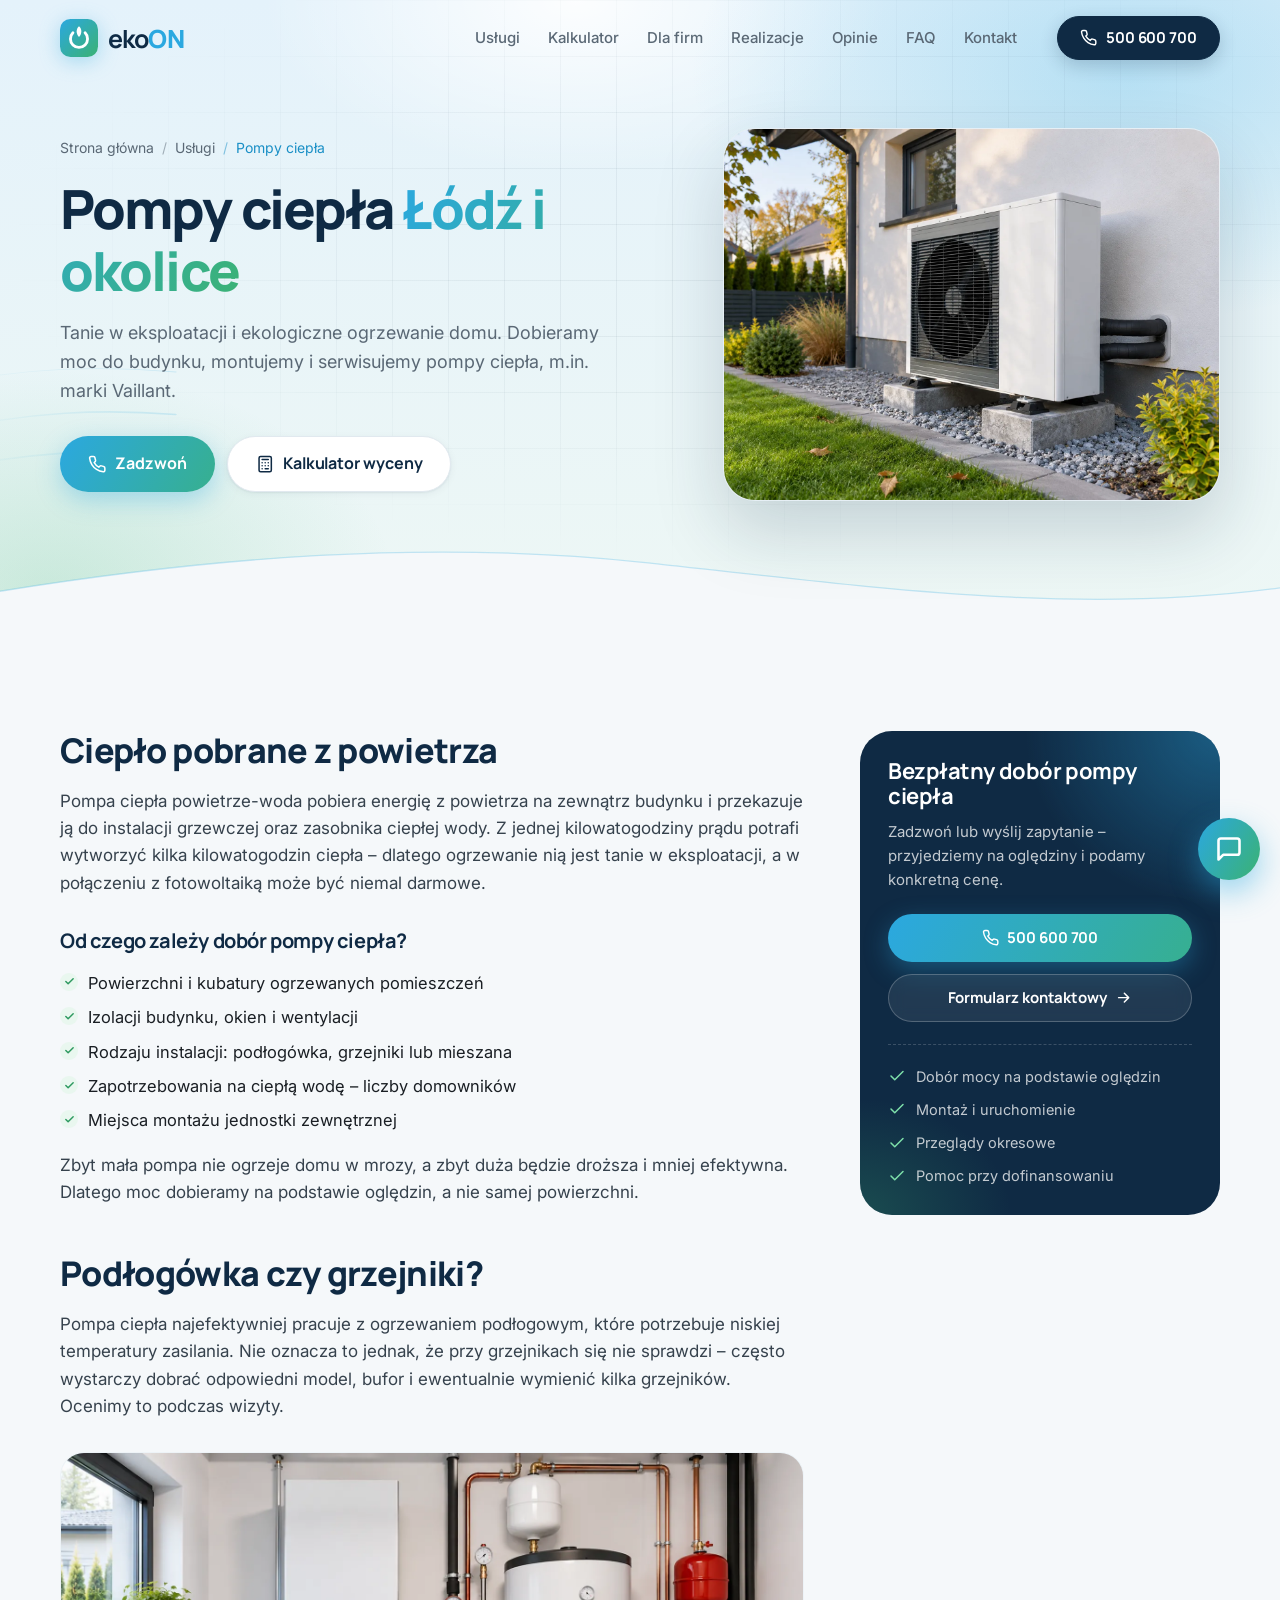
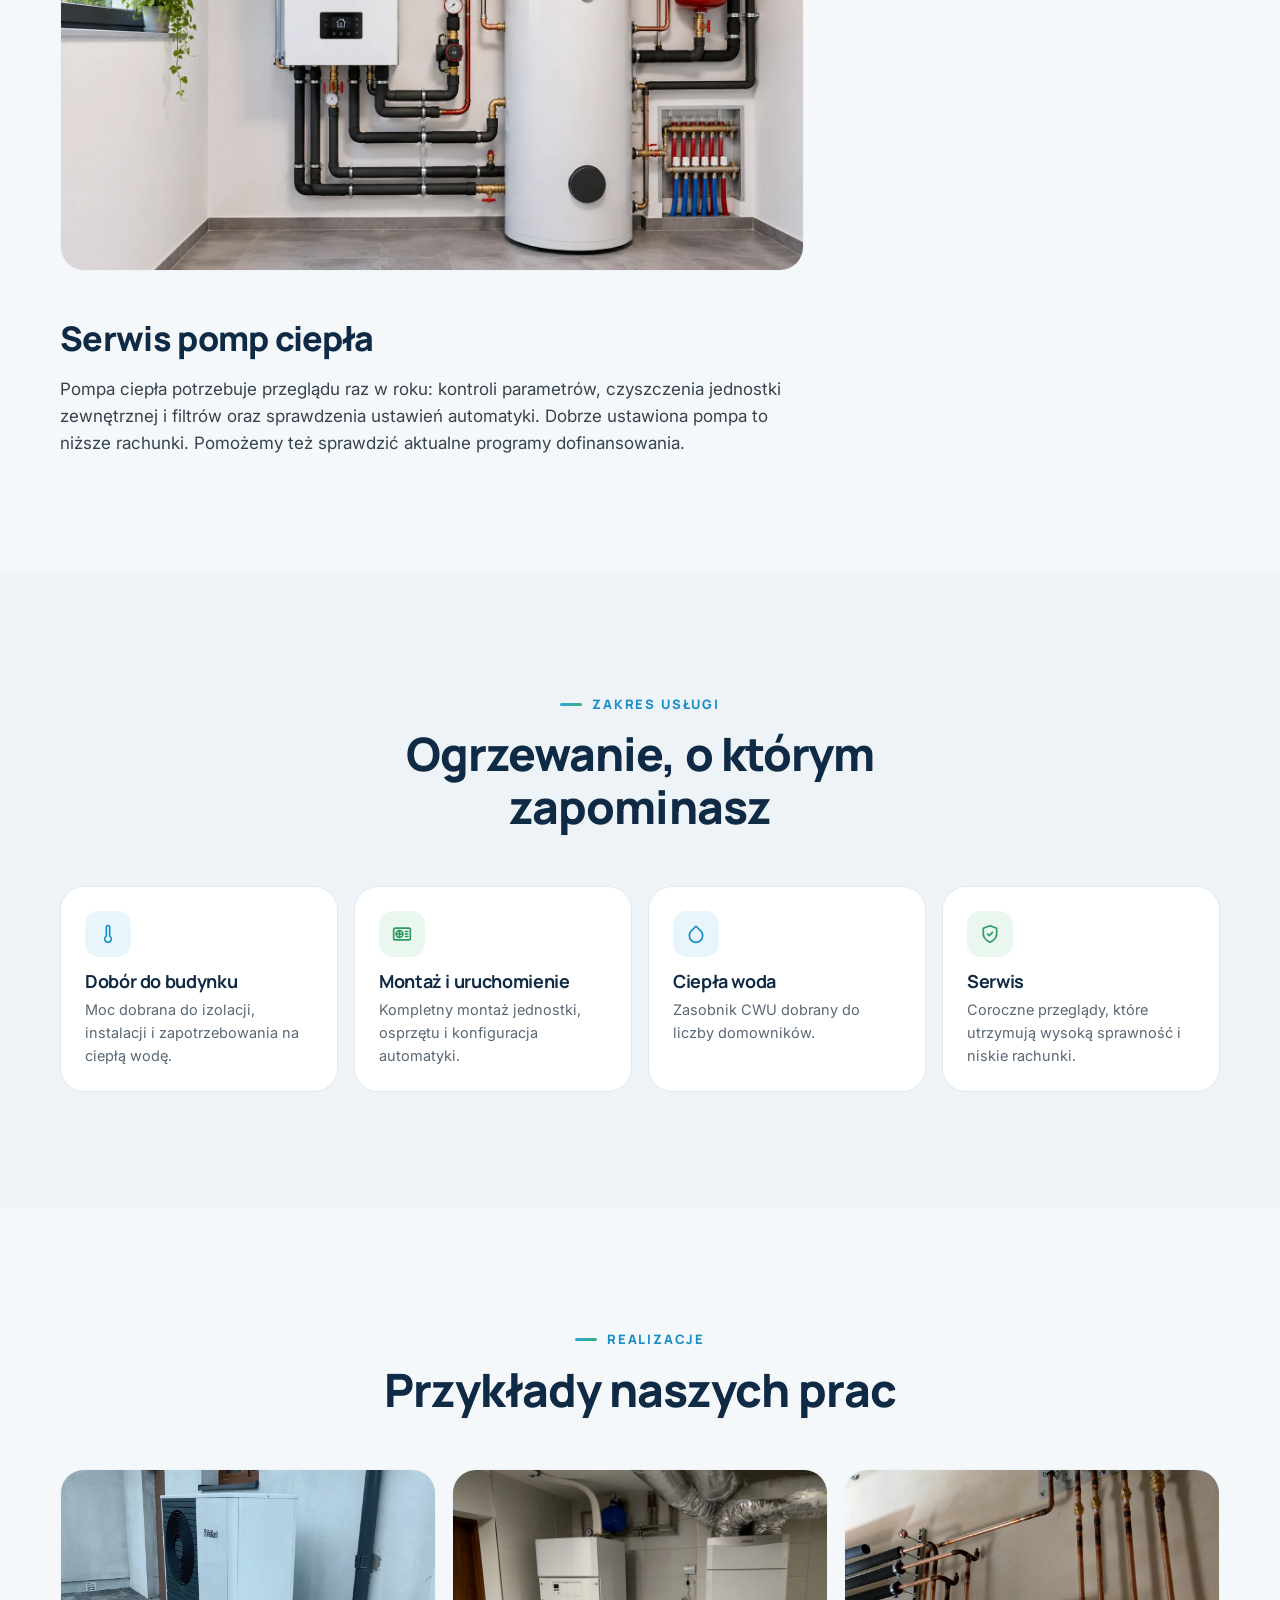
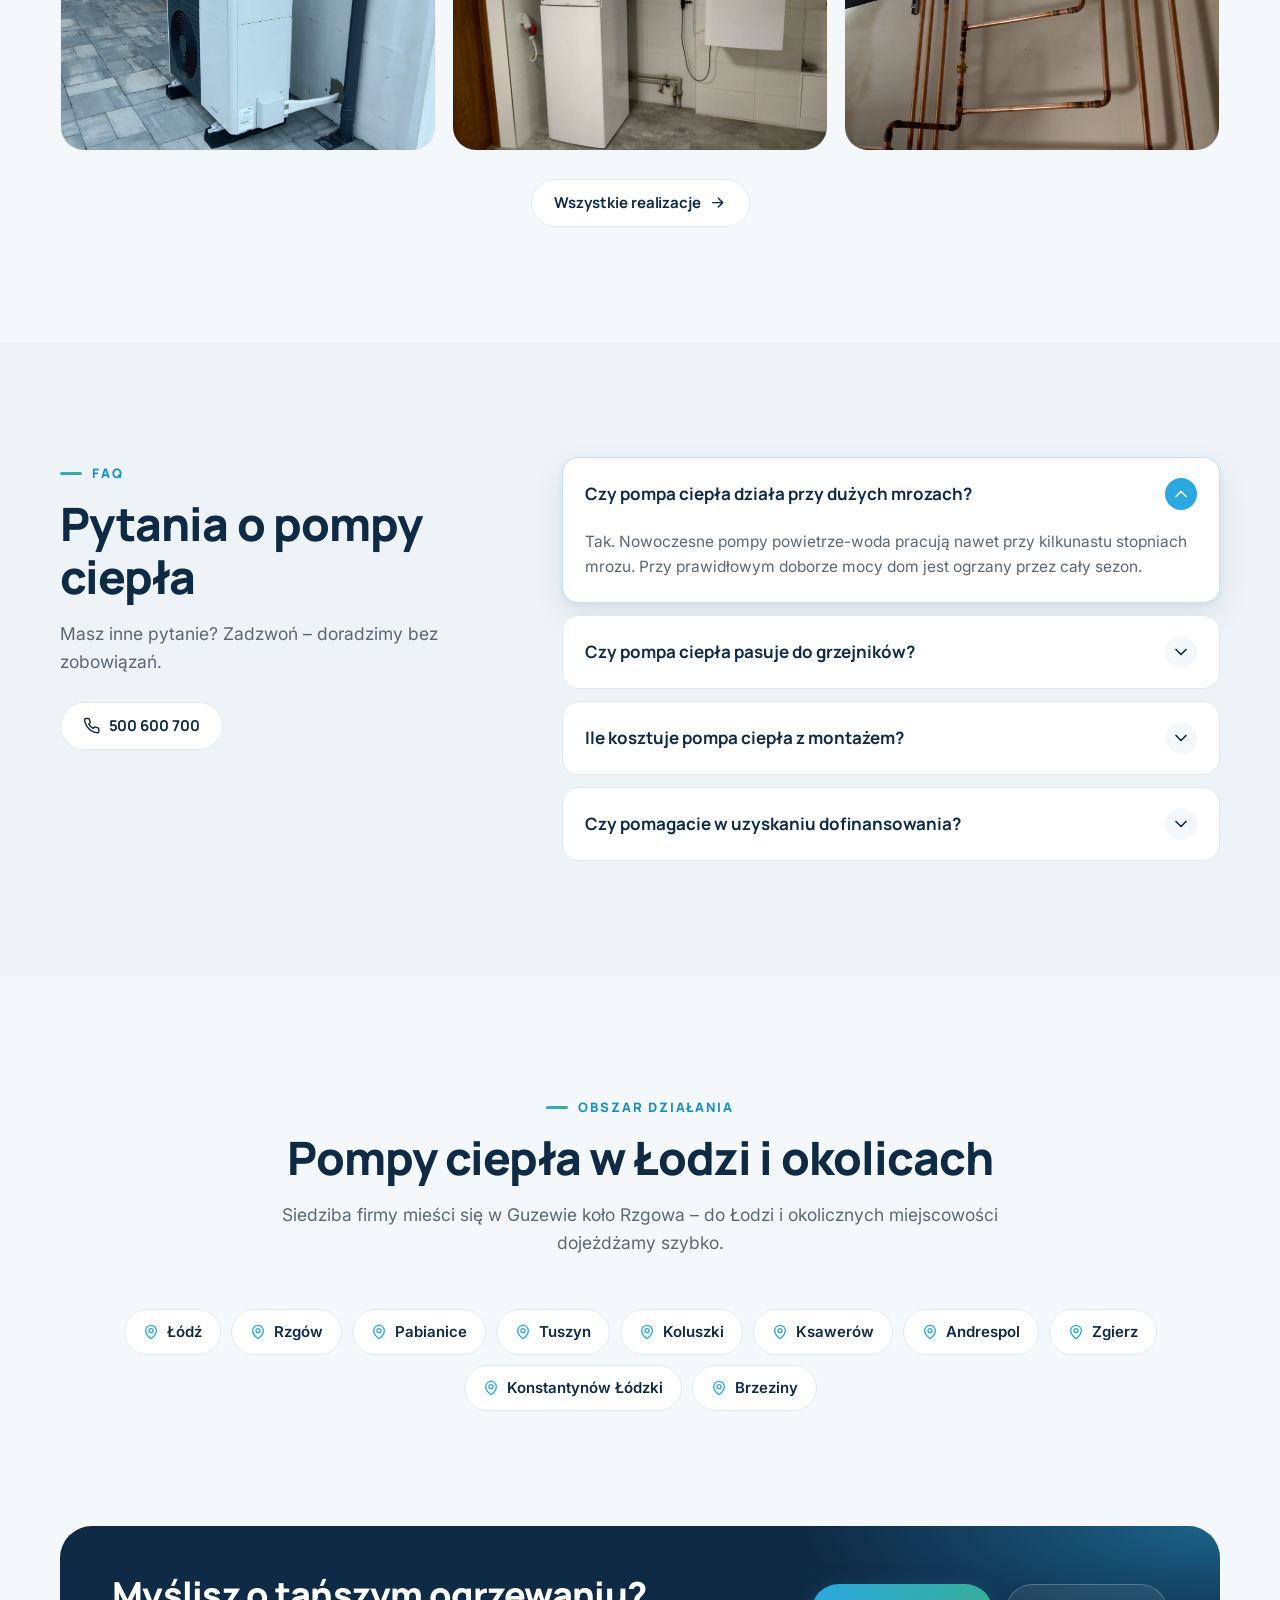
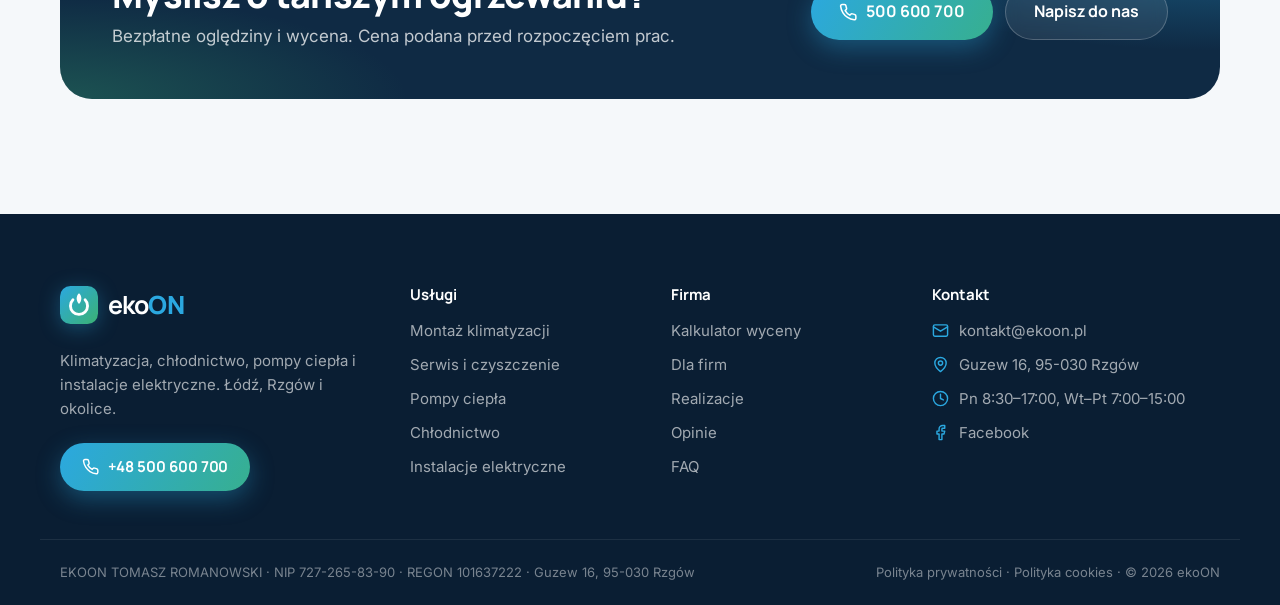
<file: pompy-ciepla-lodz.html>
<!doctype html>
<html lang="pl">
<head>
<meta charset="utf-8">
<meta name="viewport" content="width=device-width, initial-scale=1">
<title>Pompy ciepła Łódź – montaż i serwis | ekoON</title>
<meta name="description" content="Dobór, montaż i serwis pomp ciepła w Łodzi i okolicach. Pompy powietrze-woda, np. Vaillant, do podłogówki i grzejników. Bezpłatna wycena.">
<link rel="canonical" href="https://ekoon.pl/pompy-ciepla-lodz.html">
<meta name="theme-color" content="#0F2A44">
<meta property="og:type" content="website">
<meta property="og:locale" content="pl_PL">
<meta property="og:site_name" content="ekoON">
<meta property="og:title" content="Pompy ciepła Łódź – montaż i serwis | ekoON">
<meta property="og:description" content="Dobór, montaż i serwis pomp ciepła w Łodzi i okolicach. Pompy powietrze-woda, np. Vaillant, do podłogówki i grzejników. Bezpłatna wycena.">
<meta property="og:url" content="https://ekoon.pl/pompy-ciepla-lodz.html">
<meta property="og:image" content="https://ekoon.pl/img/og.jpg">
<link rel="icon" href="favicon.svg" type="image/svg+xml">
<link rel="preconnect" href="https://fonts.googleapis.com">
<link rel="preconnect" href="https://fonts.gstatic.com" crossorigin>
<link rel="stylesheet" href="https://fonts.googleapis.com/css2?family=Inter:wght@400;500;600&family=Manrope:wght@600;700;800&display=swap">
<link rel="stylesheet" href="css/style.css?v=16">
<script>document.documentElement.classList.add('js')</script>
<script type="application/ld+json">
{
  "@context": "https://schema.org",
  "@type": "Service",
  "name": "Pompy ciepła",
  "serviceType": "Pompy ciepła",
  "description": "Dobór, montaż i serwis pomp ciepła w Łodzi i okolicach. Pompy powietrze-woda, np. Vaillant, do podłogówki i grzejników. Bezpłatna wycena.",
  "provider": {
    "@id": "https://ekoon.pl/#firma",
    "@type": "HVACBusiness",
    "name": "ekoON Tomasz Romanowski",
    "telephone": "+48500600700",
    "address": {
      "@type": "PostalAddress",
      "streetAddress": "Guzew 16",
      "postalCode": "95-030",
      "addressLocality": "Rzgów",
      "addressCountry": "PL"
    }
  },
  "areaServed": [
    {
      "@type": "City",
      "name": "Łódź"
    },
    {
      "@type": "City",
      "name": "Rzgów"
    },
    {
      "@type": "City",
      "name": "Pabianice"
    },
    {
      "@type": "City",
      "name": "Tuszyn"
    },
    {
      "@type": "City",
      "name": "Koluszki"
    }
  ]
}
</script>
<script type="application/ld+json">
{
  "@context": "https://schema.org",
  "@type": "BreadcrumbList",
  "itemListElement": [
    {
      "@type": "ListItem",
      "position": 1,
      "name": "Strona główna",
      "item": "https://ekoon.pl/"
    },
    {
      "@type": "ListItem",
      "position": 2,
      "name": "Pompy ciepła",
      "item": "https://ekoon.pl/pompy-ciepla-lodz.html"
    }
  ]
}
</script>
<script type="application/ld+json">
{
  "@context": "https://schema.org",
  "@type": "FAQPage",
  "mainEntity": [
    {
      "@type": "Question",
      "name": "Czy pompa ciepła działa przy dużych mrozach?",
      "acceptedAnswer": {
        "@type": "Answer",
        "text": "Tak. Nowoczesne pompy powietrze-woda pracują nawet przy kilkunastu stopniach mrozu. Przy prawidłowym doborze mocy dom jest ogrzany przez cały sezon."
      }
    },
    {
      "@type": "Question",
      "name": "Czy pompa ciepła pasuje do grzejników?",
      "acceptedAnswer": {
        "@type": "Answer",
        "text": "Często tak. Kluczowe jest sprawdzenie, czy grzejniki ogrzeją dom przy niższej temperaturze zasilania. Ocenimy to podczas oględzin i doradzimy ewentualne zmiany."
      }
    },
    {
      "@type": "Question",
      "name": "Ile kosztuje pompa ciepła z montażem?",
      "acceptedAnswer": {
        "@type": "Answer",
        "text": "Orientacyjny koszt sprawdzisz w kalkulatorze wyceny (zakładka „Pompa ciepła”). Dokładną ofertę przygotujemy po wizycie."
      }
    },
    {
      "@type": "Question",
      "name": "Czy pomagacie w uzyskaniu dofinansowania?",
      "acceptedAnswer": {
        "@type": "Answer",
        "text": "Podpowiemy, jakie programy dofinansowania są aktualnie dostępne i jakie dokumenty dotyczące instalacji trzeba przygotować."
      }
    }
  ]
}
</script>
</head>
<body>
<!-- @sprite -->
<svg width="0" height="0" style="position:absolute" aria-hidden="true" focusable="false">
  <defs>
    <linearGradient id="g-brand" x1="0" y1="0" x2="1" y2="1"><stop offset="0" stop-color="#2BA8E0"/><stop offset="1" stop-color="#3BB273"/></linearGradient>
  </defs>
  <symbol id="i-arrow" viewBox="0 0 24 24"><path d="M5 12h14M13 6l6 6-6 6"/></symbol>
  <symbol id="i-check" viewBox="0 0 24 24"><path d="M20 6 9 17l-5-5"/></symbol>
  <symbol id="i-phone" viewBox="0 0 24 24"><path d="M22 16.92v3a2 2 0 0 1-2.18 2 19.8 19.8 0 0 1-8.63-3.07 19.5 19.5 0 0 1-6-6A19.8 19.8 0 0 1 2.12 4.18 2 2 0 0 1 4.11 2h3a2 2 0 0 1 2 1.72c.13.96.36 1.9.7 2.81a2 2 0 0 1-.45 2.11L8.09 9.91a16 16 0 0 0 6 6l1.27-1.27a2 2 0 0 1 2.11-.45c.91.34 1.85.57 2.81.7A2 2 0 0 1 22 16.92z"/></symbol>
  <symbol id="i-mail" viewBox="0 0 24 24"><rect x="2" y="4" width="20" height="16" rx="2"/><path d="m22 7-10 6L2 7"/></symbol>
  <symbol id="i-clock" viewBox="0 0 24 24"><circle cx="12" cy="12" r="10"/><path d="M12 6v6l4 2"/></symbol>
  <symbol id="i-pin" viewBox="0 0 24 24"><path d="M20 10c0 6-8 12-8 12s-8-6-8-12a8 8 0 0 1 16 0z"/><circle cx="12" cy="10" r="3"/></symbol>
  <symbol id="i-snow" viewBox="0 0 24 24"><path d="M12 2v20M3.34 7l17.32 10M3.34 17 20.66 7"/><path d="m9 3.5 3 2.5 3-2.5M9 20.5l3-2.5 3 2.5M4 11l3.2.9L6.5 15M20 11l-3.2.9.7 3.1"/></symbol>
  <symbol id="i-ac" viewBox="0 0 24 24"><rect x="2" y="4" width="20" height="9" rx="2"/><path d="M6 9.5h12M7 16.5c0 1.5-1 2-1 3.5M12 16v4M17 16.5c0 1.5 1 2 1 3.5"/></symbol>
  <symbol id="i-wrench" viewBox="0 0 24 24"><path d="M14.7 6.3a1 1 0 0 0 0 1.4l1.6 1.6a1 1 0 0 0 1.4 0l3.77-3.77a6 6 0 0 1-7.94 7.94l-6.91 6.91a2.12 2.12 0 0 1-3-3l6.91-6.91a6 6 0 0 1 7.94-7.94l-3.76 3.76z"/></symbol>
  <symbol id="i-heatpump" viewBox="0 0 24 24"><rect x="2" y="5" width="20" height="14" rx="2"/><circle cx="9" cy="12" r="4"/><path d="M9 8v8M5 12h8M16 9h3M16 12h3M16 15h3"/></symbol>
  <symbol id="i-bolt" viewBox="0 0 24 24"><path d="M13 2 3 14h9l-1 8 10-12h-9l1-8z"/></symbol>
  <symbol id="i-factory" viewBox="0 0 24 24"><path d="M2 20V9l6 4V9l6 4V4h8v16H2z"/><path d="M6 17h2M11 17h2M17 17h2"/></symbol>
  <symbol id="i-sparkle" viewBox="0 0 24 24"><path d="M12 3l1.9 5.1L19 10l-5.1 1.9L12 17l-1.9-5.1L5 10l5.1-1.9L12 3z"/><path d="M19 15l.9 2.1L22 18l-2.1.9L19 21l-.9-2.1L16 18l2.1-.9L19 15z"/></symbol>
  <symbol id="i-receipt" viewBox="0 0 24 24"><path d="M4 2v20l3-2 3 2 3-2 3 2 3-2 1 .7V2l-3 2-3-2-3 2-3-2-3 2-3-2z"/><path d="M8 8h8M8 12h8M8 16h5"/></symbol>
  <symbol id="i-calendar" viewBox="0 0 24 24"><rect x="3" y="4" width="18" height="18" rx="2"/><path d="M16 2v4M8 2v4M3 10h18M9 16l2 2 4-4"/></symbol>
  <symbol id="i-shield" viewBox="0 0 24 24"><path d="M12 22s8-4 8-10V5l-8-3-8 3v7c0 6 8 10 8 10z"/><path d="m9 12 2 2 4-4"/></symbol>
  <symbol id="i-leaf" viewBox="0 0 24 24"><path d="M11 20A7 7 0 0 1 9.8 6.1C15.5 5 17 4.48 19 2c1 2 2 4.18 2 8 0 5.5-4.78 10-10 10Z"/><path d="M2 21c0-3 1.85-5.36 5.08-6C9.5 14.52 12 13 13 12"/></symbol>
  <symbol id="i-menu" viewBox="0 0 24 24"><path d="M4 7h16M4 12h16M4 17h16"/></symbol>
  <symbol id="i-x" viewBox="0 0 24 24"><path d="M18 6 6 18M6 6l12 12"/></symbol>
  <symbol id="i-left" viewBox="0 0 24 24"><path d="m15 18-6-6 6-6"/></symbol>
  <symbol id="i-right" viewBox="0 0 24 24"><path d="m9 18 6-6-6-6"/></symbol>
  <symbol id="i-down" viewBox="0 0 24 24"><path d="m6 9 6 6 6-6"/></symbol>
  <symbol id="i-star" viewBox="0 0 24 24"><path fill="currentColor" stroke="none" d="M12 2l3.09 6.26L22 9.27l-5 4.87 1.18 6.88L12 17.77l-6.18 3.25L7 14.14 2 9.27l6.91-1.01L12 2z"/></symbol>
  <symbol id="i-fb" viewBox="0 0 24 24"><path d="M18 2h-3a5 5 0 0 0-5 5v3H7v4h3v8h4v-8h3l1-4h-4V7a1 1 0 0 1 1-1h3z"/></symbol>
  <symbol id="i-quote" viewBox="0 0 24 24"><path fill="currentColor" stroke="none" d="M3 21c3 0 7-1 7-8V5c0-1.25-.76-2-2-2H4c-1.25 0-2 .75-2 2v6c0 1.25.75 2 2 2 1 0 1 0 1 1v1c0 1-1 2-2 2s-1 .01-1 1v2c0 1 0 1 1 1zm12 0c3 0 7-1 7-8V5c0-1.25-.76-2-2-2h-4c-1.25 0-2 .75-2 2v6c0 1.25.75 2 2 2h.75c0 2.25.25 4-2.75 4v3c0 1 0 1 1 1z"/></symbol>
  <symbol id="i-calc" viewBox="0 0 24 24"><rect x="4" y="2" width="16" height="20" rx="2"/><path d="M8 6h8M8 10h.01M12 10h.01M16 10h.01M8 14h.01M12 14h.01M16 14h.01M8 18h.01M12 18h4"/></symbol>
  <symbol id="i-image" viewBox="0 0 24 24"><rect x="3" y="3" width="18" height="18" rx="2"/><circle cx="9" cy="9" r="2"/><path d="m21 15-3.09-3.09a2 2 0 0 0-2.82 0L6 21"/></symbol>
  <symbol id="i-home" viewBox="0 0 24 24"><path d="M3 10.5 12 3l9 7.5V20a1 1 0 0 1-1 1h-5v-6H9v6H4a1 1 0 0 1-1-1z"/></symbol>
  <symbol id="i-clipboard" viewBox="0 0 24 24"><rect x="8" y="2" width="8" height="4" rx="1"/><path d="M16 4h2a2 2 0 0 1 2 2v14a2 2 0 0 1-2 2H6a2 2 0 0 1-2-2V6a2 2 0 0 1 2-2h2M9 12h6M9 16h6"/></symbol>
  <symbol id="i-chat" viewBox="0 0 24 24"><path d="M21 15a2 2 0 0 1-2 2H7l-4 4V5a2 2 0 0 1 2-2h14a2 2 0 0 1 2 2z"/></symbol>
  <symbol id="i-search" viewBox="0 0 24 24"><circle cx="11" cy="11" r="8"/><path d="m21 21-4.3-4.3"/></symbol>
  <symbol id="i-refresh" viewBox="0 0 24 24"><path d="M21 12a9 9 0 1 1-3-6.7L21 8"/><path d="M21 3v5h-5"/></symbol>
  <symbol id="i-expand" viewBox="0 0 24 24"><path d="M15 3h6v6M9 21H3v-6M21 3l-7 7M3 21l7-7"/></symbol>
  <symbol id="i-bed" viewBox="0 0 24 24"><path d="M2 4v16M2 8h18a2 2 0 0 1 2 2v10M2 17h20M6 8v9"/></symbol>
  <symbol id="i-sofa" viewBox="0 0 24 24"><path d="M20 9V6a2 2 0 0 0-2-2H6a2 2 0 0 0-2 2v3"/><path d="M2 16a2 2 0 0 0 2 2h16a2 2 0 0 0 2-2v-5a2 2 0 0 0-4 0v2H6v-2a2 2 0 0 0-4 0z"/><path d="M4 18v2M20 18v2"/></symbol>
  <symbol id="i-briefcase" viewBox="0 0 24 24"><rect x="2" y="7" width="20" height="14" rx="2"/><path d="M16 21V5a2 2 0 0 0-2-2h-4a2 2 0 0 0-2 2v16"/></symbol>
  <symbol id="i-attic" viewBox="0 0 24 24"><path d="M2 20 12 4l10 16z"/><path d="M9 20v-5h6v5"/></symbol>
  <symbol id="i-thermo" viewBox="0 0 24 24"><path d="M14 4v10.54a4 4 0 1 1-4 0V4a2 2 0 0 1 4 0z"/></symbol>
  <symbol id="i-droplet" viewBox="0 0 24 24"><path d="M12 2.69l5.66 5.66a8 8 0 1 1-11.31 0z"/></symbol>
  <symbol id="i-users" viewBox="0 0 24 24"><path d="M16 21v-2a4 4 0 0 0-4-4H6a4 4 0 0 0-4 4v2"/><circle cx="9" cy="7" r="4"/><path d="M22 21v-2a4 4 0 0 0-3-3.87M16 3.13a4 4 0 0 1 0 7.75"/></symbol>
  <symbol id="i-paperclip" viewBox="0 0 24 24"><path d="m21.44 11.05-9.19 9.19a6 6 0 0 1-8.49-8.49l8.57-8.57A4 4 0 1 1 18 8.84l-8.59 8.57a2 2 0 0 1-2.83-2.83l8.49-8.48"/></symbol>
</svg>
<!-- /@sprite -->

<a class="skip-link" href="#main">Przejdź do treści</a>

<!-- @header -->
<header class="header" data-header>
  <div class="container header__inner">
    <a class="logo" href="index.html" aria-label="ekoON – strona główna">
      <svg class="logo__mark" viewBox="0 0 40 40" aria-hidden="true"><rect width="40" height="40" rx="11" fill="url(#g-brand)"/><path d="M13.6 14.6a9 9 0 1 0 12.8 0" fill="none" stroke="#fff" stroke-width="3" stroke-linecap="round"/><path d="M20 7.5c3.2 3 3.4 7.2 0 11.5-3.4-4.3-3.2-8.5 0-11.5z" fill="#fff"/></svg>
      <span class="logo__text">eko<b>ON</b></span>
    </a>
    <nav class="nav" data-nav aria-label="Główna nawigacja">
      <ul class="nav__list">
        <li><a href="index.html#uslugi">Usługi</a></li>
        <li><a href="index.html#kalkulator">Kalkulator</a></li>
        <li><a href="index.html#dla-firm">Dla firm</a></li>
        <li><a href="index.html#realizacje">Realizacje</a></li>
        <li><a href="index.html#opinie">Opinie</a></li>
        <li><a href="index.html#faq">FAQ</a></li>
        <li><a href="index.html#kontakt">Kontakt</a></li>
      </ul>
      <a class="btn btn--primary nav__cta" href="tel:+48500600700"><svg class="ico"><use href="#i-phone"/></svg>500 600 700</a>
    </nav>
    <button class="burger" type="button" aria-label="Otwórz menu" aria-expanded="false" data-burger><svg class="ico"><use href="#i-menu"/></svg></button>
  </div>
</header>
<!-- /@header -->

<main id="main">

<section class="page-hero">
  <div class="hero__bg" aria-hidden="true">
    <div class="hero__grid"></div>
    <svg class="hero__flow" viewBox="0 0 1440 800" preserveAspectRatio="none">
      <defs><linearGradient id="g-flow" x1="0" x2="1" y1="0" y2="0"><stop offset="0" stop-color="#2BA8E0" stop-opacity="0"/><stop offset=".45" stop-color="#2BA8E0" stop-opacity=".55"/><stop offset="1" stop-color="#3BB273" stop-opacity="0"/></linearGradient></defs>
      <path d="M-60 560C260 470 480 660 820 560s520-220 700-120"/>
      <path d="M-60 610C300 520 520 720 860 610s500-200 680-110"/>
      <path d="M-60 500C240 420 500 600 840 500s520-230 700-140"/>
    </svg>
  </div>
  <div class="container page-hero__inner">
    <div>
      <ol class="crumbs"><li><a href="index.html">Strona główna</a></li><li><a href="index.html#uslugi">Usługi</a></li><li aria-current="page">Pompy ciepła</li></ol>
      <h1>Pompy ciepła <span class="text-grad">Łódź i okolice</span></h1>
      <p class="page-hero__lead">Tanie w eksploatacji i ekologiczne ogrzewanie domu. Dobieramy moc do budynku, montujemy i serwisujemy pompy ciepła, m.in. marki Vaillant.</p>
      <div class="hero__ctas">
        <a class="btn btn--accent btn--lg" href="tel:+48500600700"><svg class="ico"><use href="#i-phone"/></svg>Zadzwoń</a>
        <a class="btn btn--glass btn--lg" href="index.html#kalkulator"><svg class="ico"><use href="#i-calc"/></svg>Kalkulator wyceny</a>
      </div>
    </div>
    <div class="photo photo--dark" data-src="img/uslugi/pompa-ciepla-montaz" data-alt="Pompa ciepła powietrze-woda przy domu jednorodzinnym" data-label="Pompa ciepła przy domu" data-eager></div>
  </div>
</section>

<section class="section">
  <div class="container layout">
    <article class="prose reveal">

<h2>Ciepło pobrane z powietrza</h2>
<p>Pompa ciepła powietrze-woda pobiera energię z powietrza na zewnątrz budynku i przekazuje ją do instalacji grzewczej oraz zasobnika ciepłej wody. Z jednej kilowatogodziny prądu potrafi wytworzyć kilka kilowatogodzin ciepła – dlatego ogrzewanie nią jest tanie w eksploatacji, a w połączeniu z fotowoltaiką może być niemal darmowe.</p>
<h3>Od czego zależy dobór pompy ciepła?</h3>
<ul class="ticks"><li>Powierzchni i kubatury ogrzewanych pomieszczeń</li><li>Izolacji budynku, okien i wentylacji</li><li>Rodzaju instalacji: podłogówka, grzejniki lub mieszana</li><li>Zapotrzebowania na ciepłą wodę – liczby domowników</li><li>Miejsca montażu jednostki zewnętrznej</li></ul>
<p>Zbyt mała pompa nie ogrzeje domu w mrozy, a zbyt duża będzie droższa i mniej efektywna. Dlatego moc dobieramy na podstawie oględzin, a nie samej powierzchni.</p>
<h2>Podłogówka czy grzejniki?</h2>
<p>Pompa ciepła najefektywniej pracuje z ogrzewaniem podłogowym, które potrzebuje niskiej temperatury zasilania. Nie oznacza to jednak, że przy grzejnikach się nie sprawdzi – często wystarczy dobrać odpowiedni model, bufor i ewentualnie wymienić kilka grzejników. Ocenimy to podczas wizyty.</p>
<div class="photo photo--wide" data-src="img/uslugi/pompa-ciepla-kotlownia" data-alt="Nowoczesna kotłownia z modułem pompy ciepła i zasobnikiem ciepłej wody" data-label="Kotłownia z pompą ciepła"></div>
<h2>Serwis pomp ciepła</h2>
<p>Pompa ciepła potrzebuje przeglądu raz w roku: kontroli parametrów, czyszczenia jednostki zewnętrznej i filtrów oraz sprawdzenia ustawień automatyki. Dobrze ustawiona pompa to niższe rachunki. Pomożemy też sprawdzić aktualne programy dofinansowania.</p>

    </article>
    <aside class="aside-card reveal">
      <h3>Bezpłatny dobór pompy ciepła</h3>
      <p>Zadzwoń lub wyślij zapytanie – przyjedziemy na oględziny i podamy konkretną cenę.</p>
      <a class="btn btn--accent btn--block" href="tel:+48500600700"><svg class="ico"><use href="#i-phone"/></svg>500 600 700</a>
      <a class="btn btn--glass btn--block" href="index.html#formularz">Formularz kontaktowy<svg class="ico"><use href="#i-arrow"/></svg></a>
      <ul class="aside-card__list"><li><svg class="ico"><use href="#i-check"/></svg>Dobór mocy na podstawie oględzin</li><li><svg class="ico"><use href="#i-check"/></svg>Montaż i uruchomienie</li><li><svg class="ico"><use href="#i-check"/></svg>Przeglądy okresowe</li><li><svg class="ico"><use href="#i-check"/></svg>Pomoc przy dofinansowaniu</li></ul>
    </aside>
  </div>
</section>

<section class="section section--tint">
  <div class="container">
    <header class="sec-head reveal">
      <p class="eyebrow">Zakres usługi</p>
      <h2>Ogrzewanie, o którym zapominasz</h2>
    </header>
    <div class="features" style="grid-template-columns:repeat(auto-fit,minmax(240px,1fr))">
<div class="feature reveal"><span class="feature__icon"><svg class="ico"><use href="#i-thermo"/></svg></span><h3>Dobór do budynku</h3><p>Moc dobrana do izolacji, instalacji i zapotrzebowania na ciepłą wodę.</p></div>
<div class="feature reveal"><span class="feature__icon"><svg class="ico"><use href="#i-heatpump"/></svg></span><h3>Montaż i uruchomienie</h3><p>Kompletny montaż jednostki, osprzętu i konfiguracja automatyki.</p></div>
<div class="feature reveal"><span class="feature__icon"><svg class="ico"><use href="#i-droplet"/></svg></span><h3>Ciepła woda</h3><p>Zasobnik CWU dobrany do liczby domowników.</p></div>
<div class="feature reveal"><span class="feature__icon"><svg class="ico"><use href="#i-shield"/></svg></span><h3>Serwis</h3><p>Coroczne przeglądy, które utrzymują wysoką sprawność i niskie rachunki.</p></div>
    </div>
  </div>
</section>

<section class="section">
  <div class="container">
    <header class="sec-head reveal">
      <p class="eyebrow">Realizacje</p>
      <h2>Przykłady naszych prac</h2>
    </header>
    <div class="mini-gallery reveal">
<div class="photo " data-src="img/realizacje/pompa-vaillant" data-alt="Pompa ciepła Vaillant aroTHERM przy budynku" data-label="Pompa ciepła Vaillant"></div>
<div class="photo " data-src="img/realizacje/pompa-kotlownia-vaillant" data-alt="Kotłownia z modułem pompy ciepła Vaillant" data-label="Kotłownia Vaillant"></div>
<div class="photo " data-src="img/realizacje/pompa-kotlownia" data-alt="Instalacja z rur miedzianych w kotłowni" data-label="Instalacja w kotłowni"></div>
    </div>
    <p style="text-align:center;margin-top:28px"><a class="btn btn--outline" href="index.html#realizacje">Wszystkie realizacje<svg class="ico"><use href="#i-arrow"/></svg></a></p>
  </div>
</section>

<section class="section section--tint">
  <div class="container faq">
    <header class="sec-head sec-head--left faq__head reveal">
      <p class="eyebrow">FAQ</p>
      <h2>Pytania o pompy ciepła</h2>
      <p>Masz inne pytanie? Zadzwoń – doradzimy bez zobowiązań.</p>
      <a class="btn btn--outline" href="tel:+48500600700"><svg class="ico"><use href="#i-phone"/></svg>500 600 700</a>
    </header>
    <div class="faq__list reveal">
<details class="qa" open><summary>Czy pompa ciepła działa przy dużych mrozach?<svg class="ico"><use href="#i-down"/></svg></summary><div class="qa__a"><p>Tak. Nowoczesne pompy powietrze-woda pracują nawet przy kilkunastu stopniach mrozu. Przy prawidłowym doborze mocy dom jest ogrzany przez cały sezon.</p></div></details>
<details class="qa"><summary>Czy pompa ciepła pasuje do grzejników?<svg class="ico"><use href="#i-down"/></svg></summary><div class="qa__a"><p>Często tak. Kluczowe jest sprawdzenie, czy grzejniki ogrzeją dom przy niższej temperaturze zasilania. Ocenimy to podczas oględzin i doradzimy ewentualne zmiany.</p></div></details>
<details class="qa"><summary>Ile kosztuje pompa ciepła z montażem?<svg class="ico"><use href="#i-down"/></svg></summary><div class="qa__a"><p>Orientacyjny koszt sprawdzisz w <a href="index.html#kalkulator">kalkulatorze wyceny</a> (zakładka „Pompa ciepła”). Dokładną ofertę przygotujemy po wizycie.</p></div></details>
<details class="qa"><summary>Czy pomagacie w uzyskaniu dofinansowania?<svg class="ico"><use href="#i-down"/></svg></summary><div class="qa__a"><p>Podpowiemy, jakie programy dofinansowania są aktualnie dostępne i jakie dokumenty dotyczące instalacji trzeba przygotować.</p></div></details>
    </div>
  </div>
</section>

<section class="section">
  <div class="container">
    <header class="sec-head reveal">
      <p class="eyebrow">Obszar działania</p>
      <h2>Pompy ciepła w Łodzi i okolicach</h2>
      <p>Siedziba firmy mieści się w Guzewie koło Rzgowa – do Łodzi i okolicznych miejscowości dojeżdżamy szybko.</p>
    </header>
    <ul class="towns reveal"><li><svg class="ico"><use href="#i-pin"/></svg>Łódź</li><li><svg class="ico"><use href="#i-pin"/></svg>Rzgów</li><li><svg class="ico"><use href="#i-pin"/></svg>Pabianice</li><li><svg class="ico"><use href="#i-pin"/></svg>Tuszyn</li><li><svg class="ico"><use href="#i-pin"/></svg>Koluszki</li><li><svg class="ico"><use href="#i-pin"/></svg>Ksawerów</li><li><svg class="ico"><use href="#i-pin"/></svg>Andrespol</li><li><svg class="ico"><use href="#i-pin"/></svg>Zgierz</li><li><svg class="ico"><use href="#i-pin"/></svg>Konstantynów Łódzki</li><li><svg class="ico"><use href="#i-pin"/></svg>Brzeziny</li></ul>
  </div>
</section>

<section class="section" style="padding-top:0">
  <div class="container">
    <div class="cta-band reveal">
      <div>
        <h2>Myślisz o tańszym ogrzewaniu?</h2>
        <p>Bezpłatne oględziny i wycena. Cena podana przed rozpoczęciem prac.</p>
      </div>
      <div class="cta-band__btns">
        <a class="btn btn--accent btn--lg" href="tel:+48500600700"><svg class="ico"><use href="#i-phone"/></svg>500 600 700</a>
        <a class="btn btn--glass btn--lg" href="index.html#formularz" data-service="Pompa ciepła">Napisz do nas</a>
      </div>
    </div>
  </div>
</section>

</main>

<!-- @footer -->
<footer class="footer">
  <div class="container footer__top">
    <div class="footer__brand">
      <a class="logo logo--light" href="index.html" aria-label="ekoON – strona główna">
        <svg class="logo__mark" viewBox="0 0 40 40" aria-hidden="true"><rect width="40" height="40" rx="11" fill="url(#g-brand)"/><path d="M13.6 14.6a9 9 0 1 0 12.8 0" fill="none" stroke="#fff" stroke-width="3" stroke-linecap="round"/><path d="M20 7.5c3.2 3 3.4 7.2 0 11.5-3.4-4.3-3.2-8.5 0-11.5z" fill="#fff"/></svg>
        <span class="logo__text">eko<b>ON</b></span>
      </a>
      <p>Klimatyzacja, chłodnictwo, pompy ciepła i instalacje elektryczne. Łódź, Rzgów i okolice.</p>
      <a class="btn btn--accent" href="tel:+48500600700"><svg class="ico"><use href="#i-phone"/></svg>+48 500 600 700</a>
    </div>
    <div class="footer__col">
      <h4>Usługi</h4>
      <ul>
        <li><a href="montaz-klimatyzacji-lodz.html">Montaż klimatyzacji</a></li>
        <li><a href="serwis-klimatyzacji-lodz.html">Serwis i czyszczenie</a></li>
        <li><a href="pompy-ciepla-lodz.html">Pompy ciepła</a></li>
        <li><a href="chlodnictwo-lodz.html">Chłodnictwo</a></li>
        <li><a href="instalacje-elektryczne-lodz.html">Instalacje elektryczne</a></li>
      </ul>
    </div>
    <div class="footer__col">
      <h4>Firma</h4>
      <ul>
        <li><a href="index.html#kalkulator">Kalkulator wyceny</a></li>
        <li><a href="index.html#dla-firm">Dla firm</a></li>
        <li><a href="index.html#realizacje">Realizacje</a></li>
        <li><a href="index.html#opinie">Opinie</a></li>
        <li><a href="index.html#faq">FAQ</a></li>
      </ul>
    </div>
    <div class="footer__col">
      <h4>Kontakt</h4>
      <ul class="footer__contact">
        <li><svg class="ico"><use href="#i-mail"/></svg><a href="mailto:kontakt@ekoon.pl">kontakt@ekoon.pl</a></li>
        <li><svg class="ico"><use href="#i-pin"/></svg>Guzew 16, 95-030 Rzgów</li>
        <li><svg class="ico"><use href="#i-clock"/></svg>Pn 8:30–17:00, Wt–Pt 7:00–15:00</li>
        <li><svg class="ico"><use href="#i-fb"/></svg><a href="https://www.facebook.com/toomaszromanowski/" target="_blank" rel="noopener">Facebook</a></li>
      </ul>
    </div>
  </div>
  <div class="container footer__bottom">
    <p>EKOON TOMASZ ROMANOWSKI · NIP 727-265-83-90 · REGON 101637222 · Guzew 16, 95-030 Rzgów</p>
    <p><a href="polityka-prywatnosci.html">Polityka prywatności</a> · <a href="polityka-cookies.html">Polityka cookies</a> · © <span data-year>2026</span> ekoON</p>
  </div>
</footer>

<div class="callbar" data-callbar>
  <a class="callbar__call" href="tel:+48500600700"><svg class="ico"><use href="#i-phone"/></svg>Zadzwoń</a>
  <a class="callbar__quote" href="index.html#formularz">Bezpłatna wycena</a>
</div>
<!-- /@footer -->

<script src="js/main.js?v=12" defer></script>
<script src="js/chat.js?v=2" defer></script>
</body>
</html>
</file>
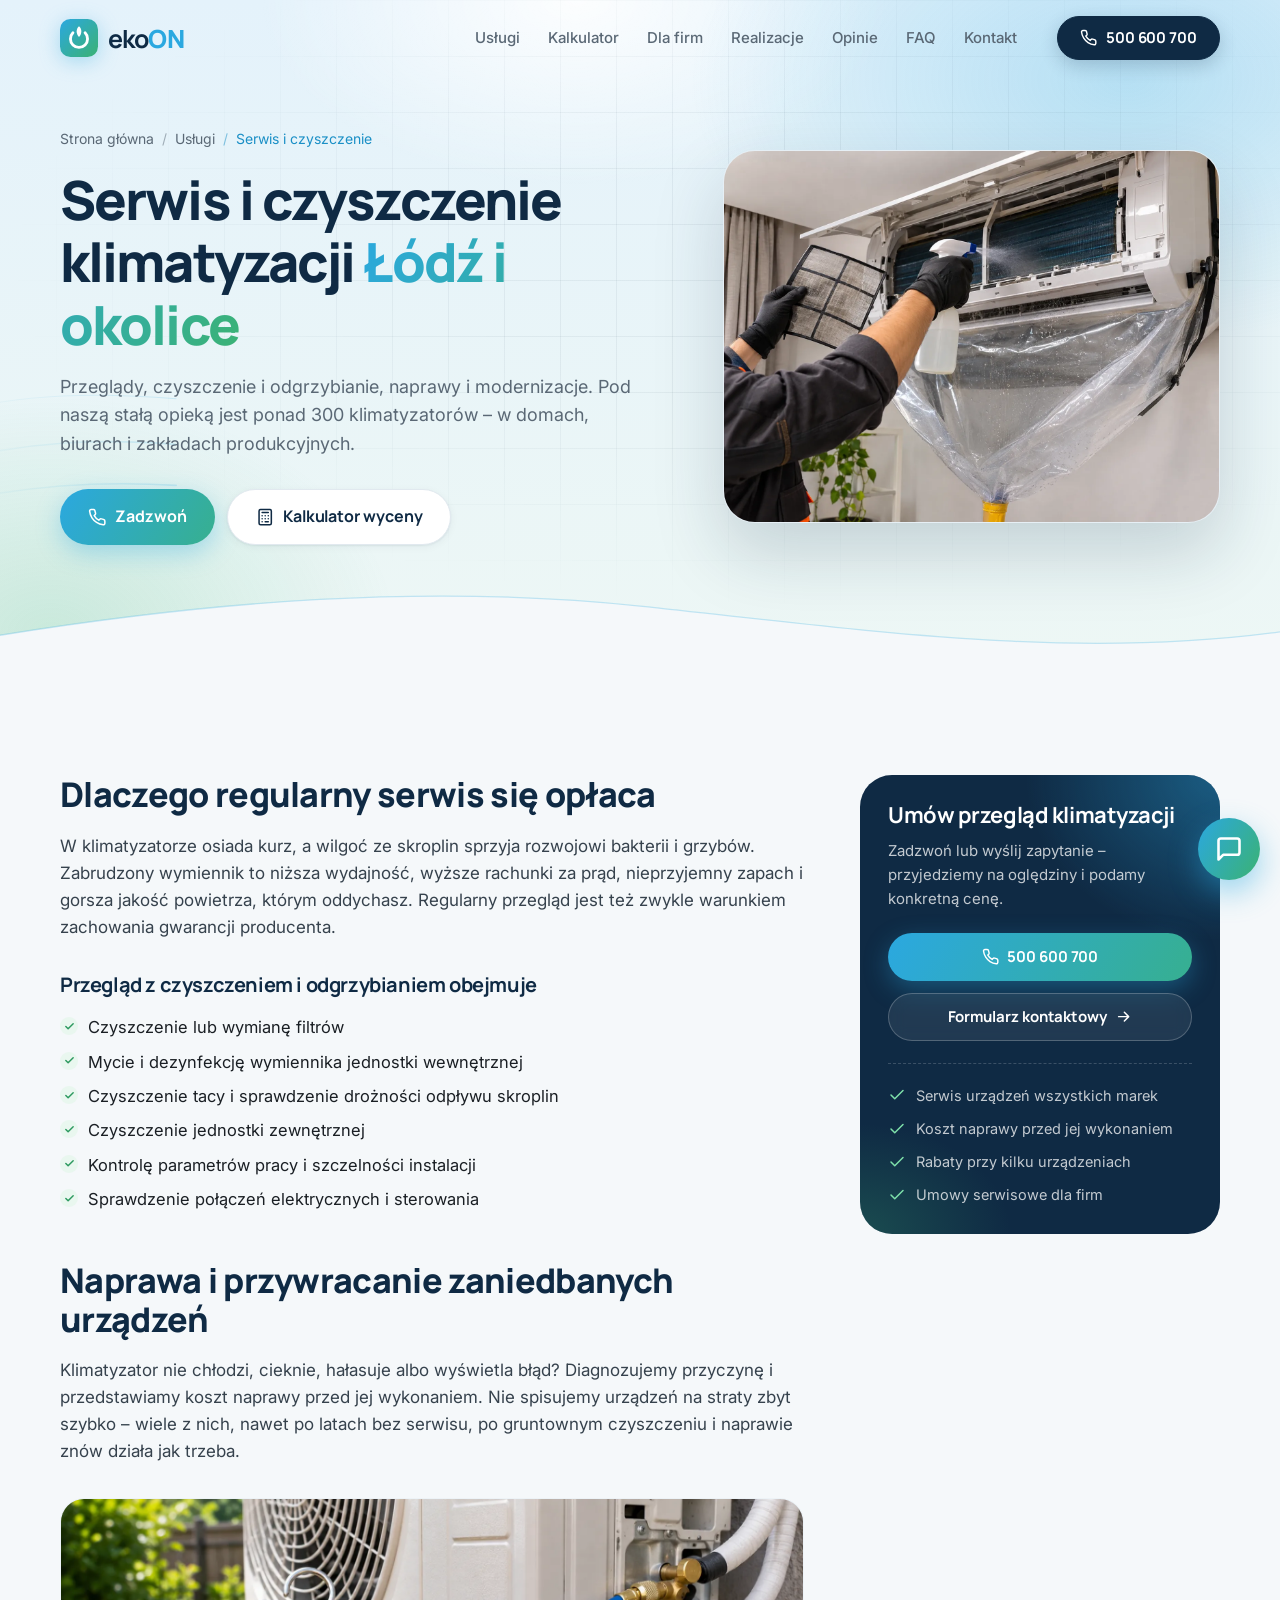
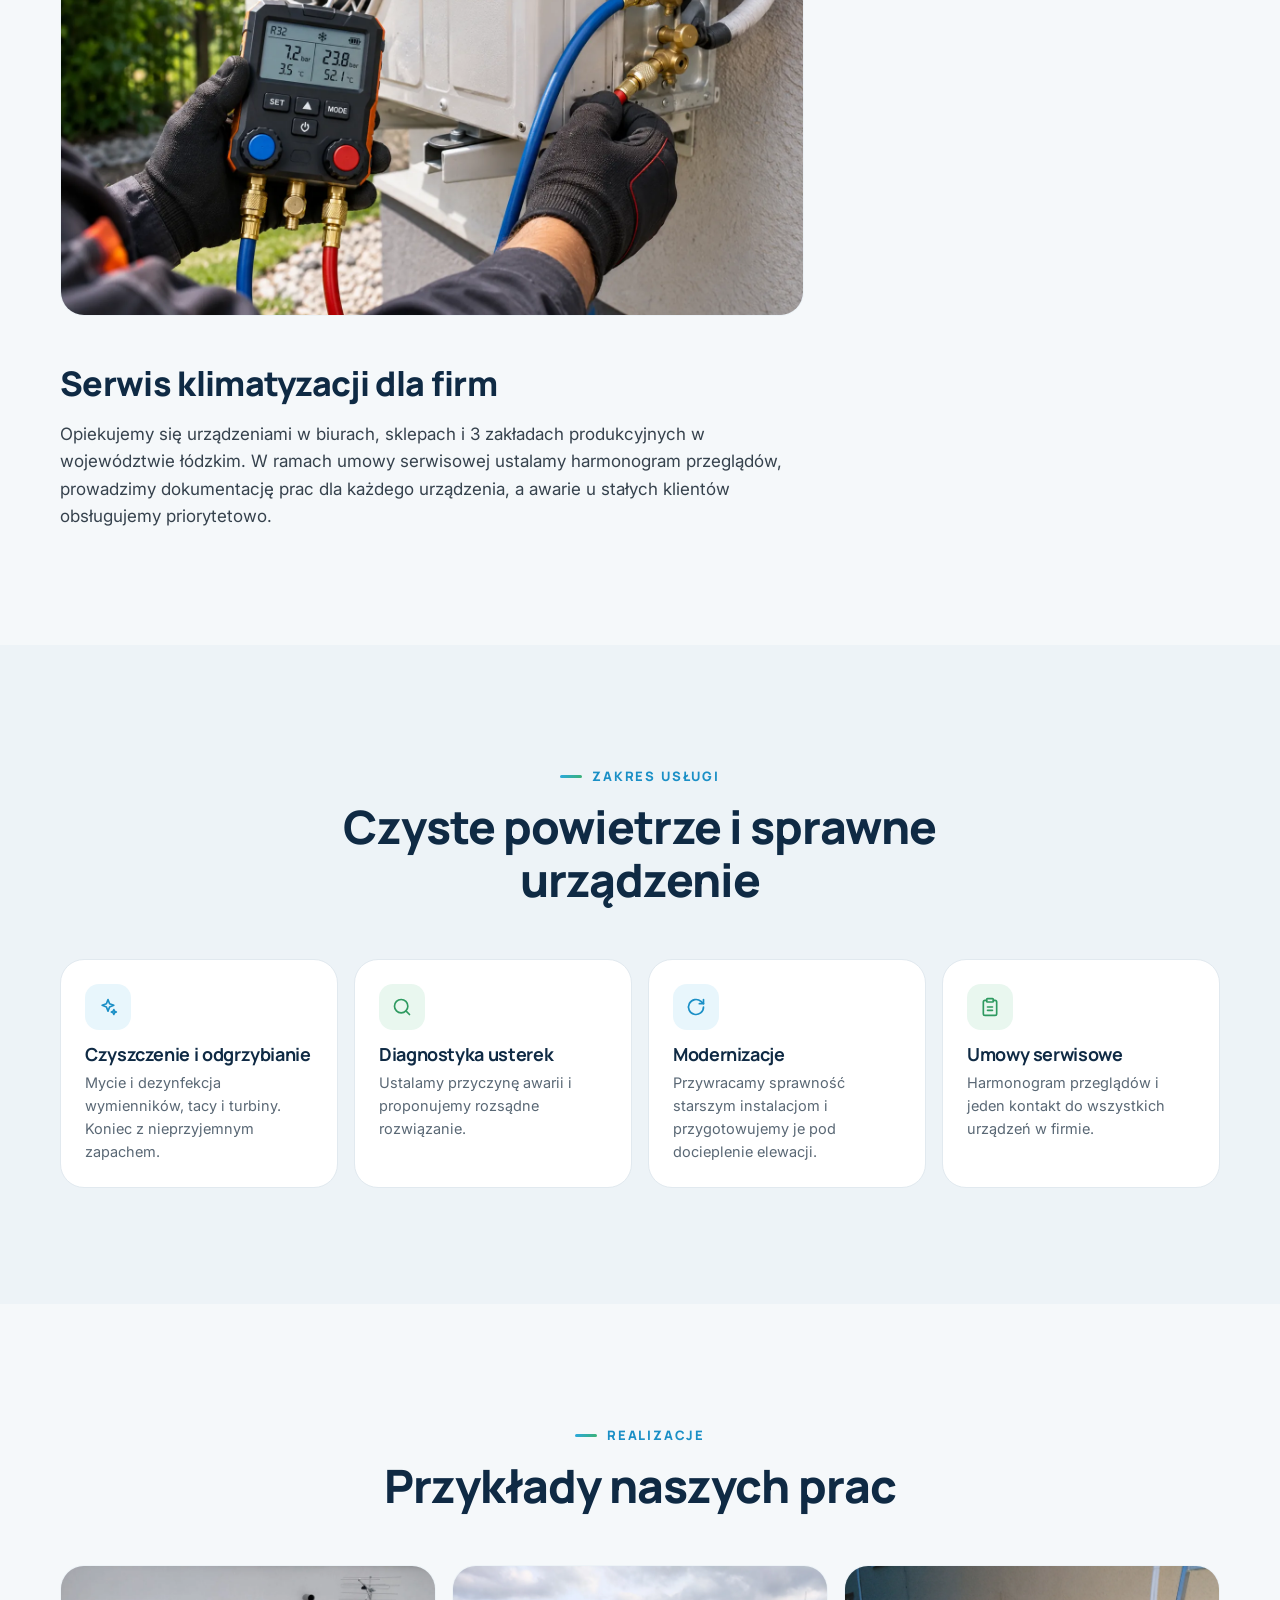
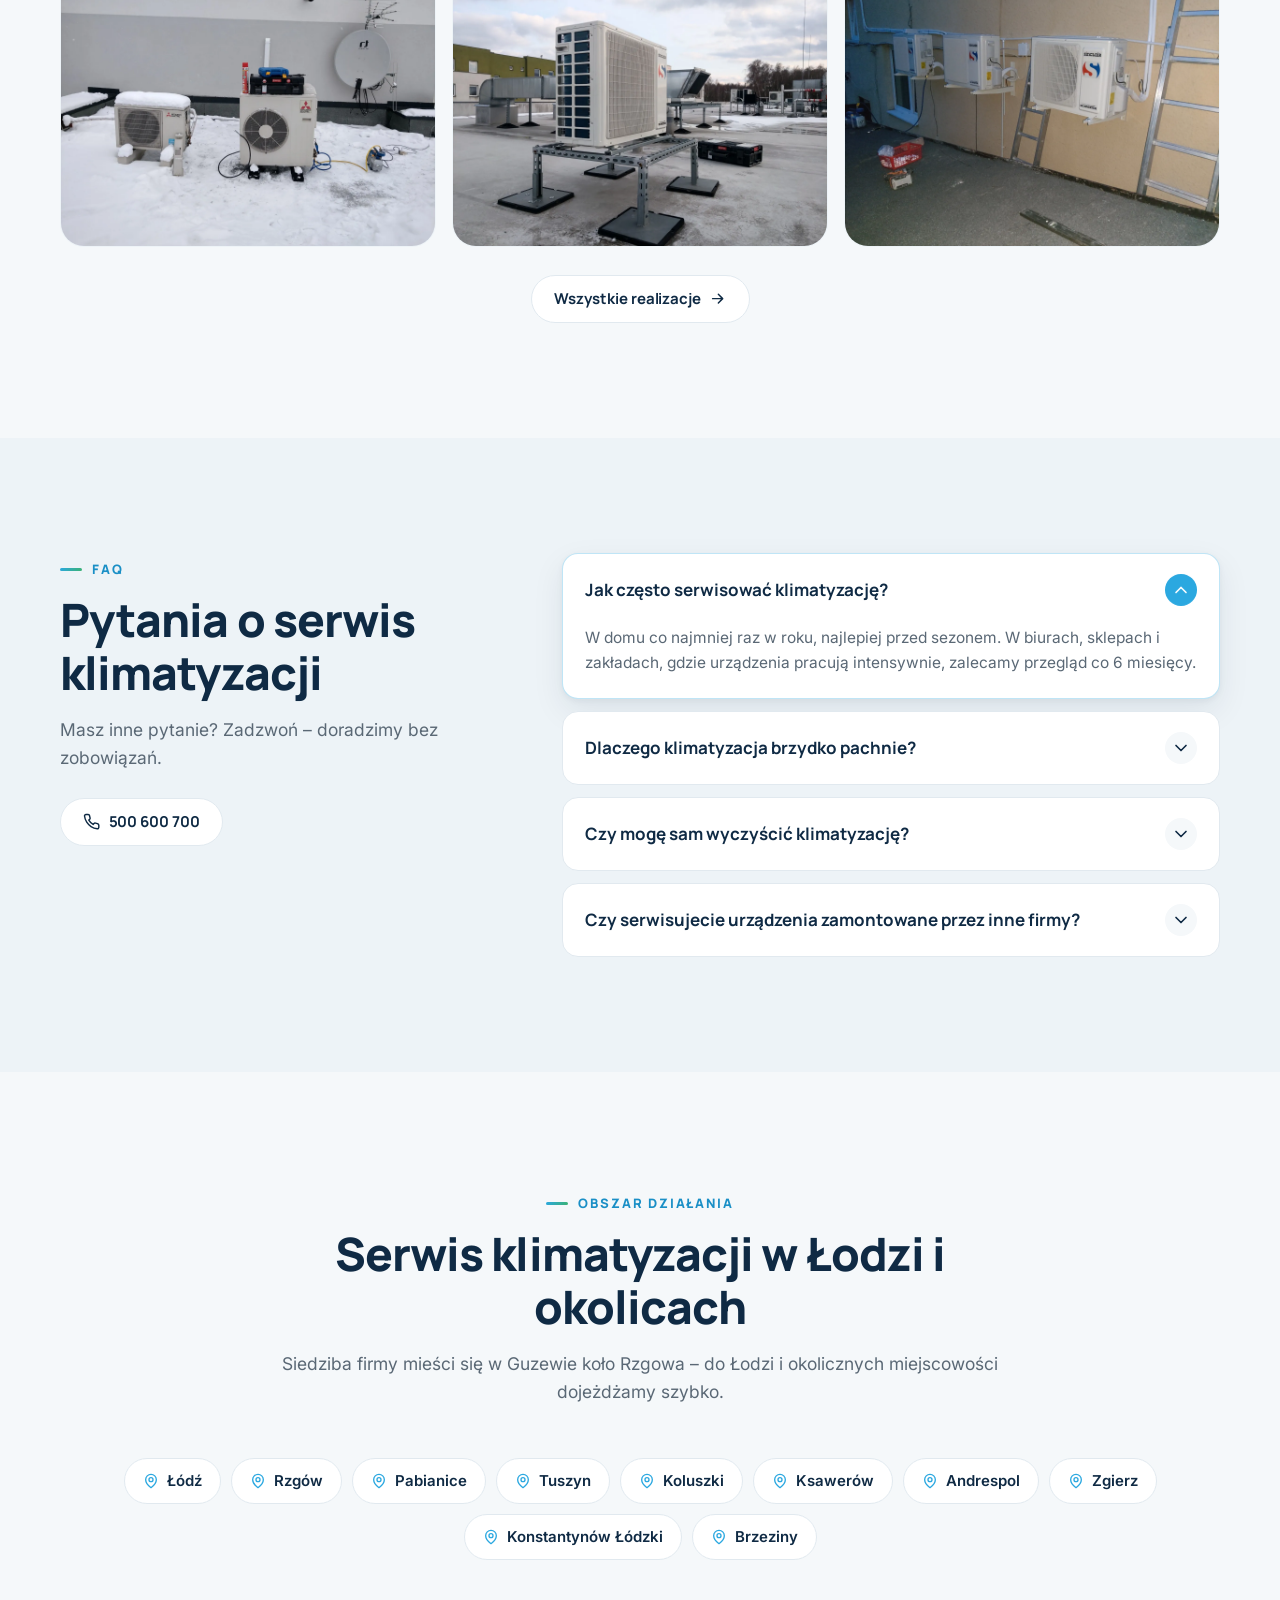
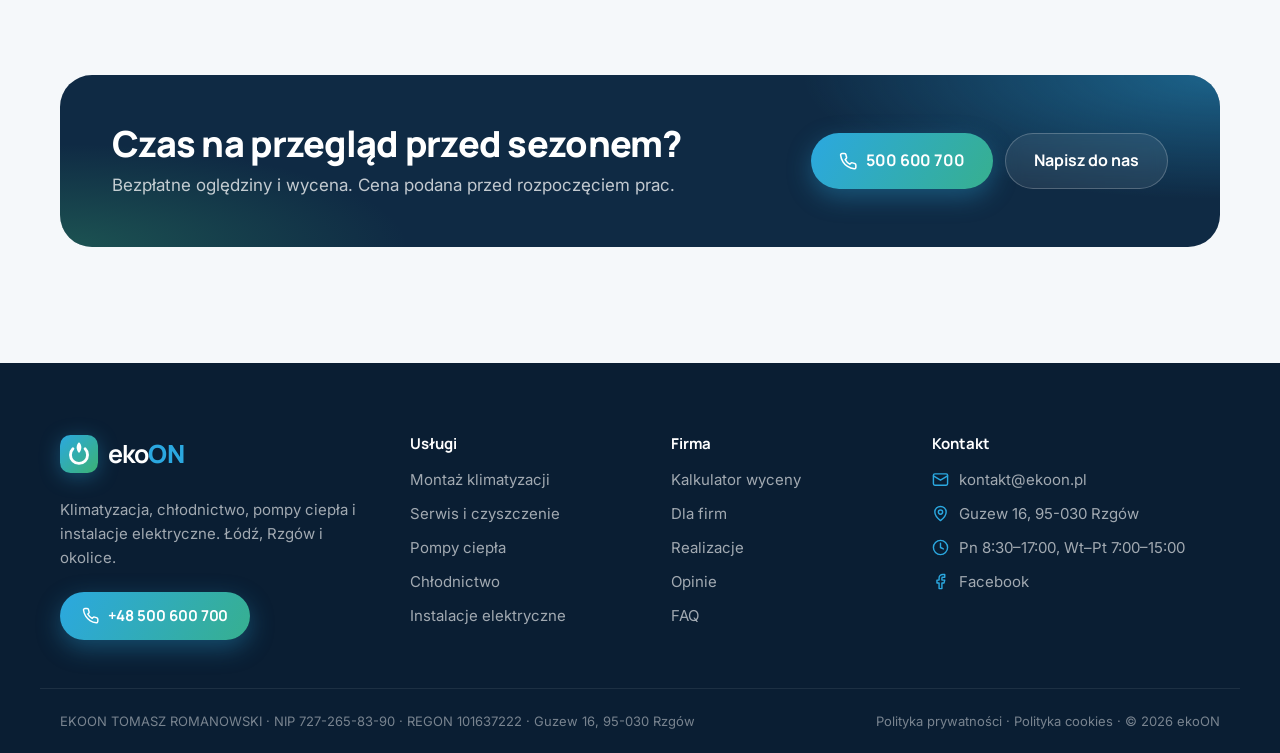
<file: serwis-klimatyzacji-lodz.html>
<!doctype html>
<html lang="pl">
<head>
<meta charset="utf-8">
<meta name="viewport" content="width=device-width, initial-scale=1">
<title>Serwis i czyszczenie klimatyzacji Łódź | ekoON</title>
<meta name="description" content="Przegląd, czyszczenie i odgrzybianie klimatyzacji w Łodzi i okolicach. Naprawy, modernizacje i umowy serwisowe dla firm. Ponad 300 urządzeń pod opieką.">
<link rel="canonical" href="https://ekoon.pl/serwis-klimatyzacji-lodz.html">
<meta name="theme-color" content="#0F2A44">
<meta property="og:type" content="website">
<meta property="og:locale" content="pl_PL">
<meta property="og:site_name" content="ekoON">
<meta property="og:title" content="Serwis i czyszczenie klimatyzacji Łódź | ekoON">
<meta property="og:description" content="Przegląd, czyszczenie i odgrzybianie klimatyzacji w Łodzi i okolicach. Naprawy, modernizacje i umowy serwisowe dla firm. Ponad 300 urządzeń pod opieką.">
<meta property="og:url" content="https://ekoon.pl/serwis-klimatyzacji-lodz.html">
<meta property="og:image" content="https://ekoon.pl/img/og.jpg">
<link rel="icon" href="favicon.svg" type="image/svg+xml">
<link rel="preconnect" href="https://fonts.googleapis.com">
<link rel="preconnect" href="https://fonts.gstatic.com" crossorigin>
<link rel="stylesheet" href="https://fonts.googleapis.com/css2?family=Inter:wght@400;500;600&family=Manrope:wght@600;700;800&display=swap">
<link rel="stylesheet" href="css/style.css?v=16">
<script>document.documentElement.classList.add('js')</script>
<script type="application/ld+json">
{
  "@context": "https://schema.org",
  "@type": "Service",
  "name": "Serwis i czyszczenie",
  "serviceType": "Serwis i czyszczenie",
  "description": "Przegląd, czyszczenie i odgrzybianie klimatyzacji w Łodzi i okolicach. Naprawy, modernizacje i umowy serwisowe dla firm. Ponad 300 urządzeń pod opieką.",
  "provider": {
    "@id": "https://ekoon.pl/#firma",
    "@type": "HVACBusiness",
    "name": "ekoON Tomasz Romanowski",
    "telephone": "+48500600700",
    "address": {
      "@type": "PostalAddress",
      "streetAddress": "Guzew 16",
      "postalCode": "95-030",
      "addressLocality": "Rzgów",
      "addressCountry": "PL"
    }
  },
  "areaServed": [
    {
      "@type": "City",
      "name": "Łódź"
    },
    {
      "@type": "City",
      "name": "Rzgów"
    },
    {
      "@type": "City",
      "name": "Pabianice"
    },
    {
      "@type": "City",
      "name": "Tuszyn"
    },
    {
      "@type": "City",
      "name": "Koluszki"
    }
  ]
}
</script>
<script type="application/ld+json">
{
  "@context": "https://schema.org",
  "@type": "BreadcrumbList",
  "itemListElement": [
    {
      "@type": "ListItem",
      "position": 1,
      "name": "Strona główna",
      "item": "https://ekoon.pl/"
    },
    {
      "@type": "ListItem",
      "position": 2,
      "name": "Serwis i czyszczenie",
      "item": "https://ekoon.pl/serwis-klimatyzacji-lodz.html"
    }
  ]
}
</script>
<script type="application/ld+json">
{
  "@context": "https://schema.org",
  "@type": "FAQPage",
  "mainEntity": [
    {
      "@type": "Question",
      "name": "Jak często serwisować klimatyzację?",
      "acceptedAnswer": {
        "@type": "Answer",
        "text": "W domu co najmniej raz w roku, najlepiej przed sezonem. W biurach, sklepach i zakładach, gdzie urządzenia pracują intensywnie, zalecamy przegląd co 6 miesięcy."
      }
    },
    {
      "@type": "Question",
      "name": "Dlaczego klimatyzacja brzydko pachnie?",
      "acceptedAnswer": {
        "@type": "Answer",
        "text": "Najczęstszą przyczyną są bakterie i grzyby na wymienniku oraz w tacy skroplin. Pomaga czyszczenie z dezynfekcją – a regularny serwis zapobiega powrotowi problemu."
      }
    },
    {
      "@type": "Question",
      "name": "Czy mogę sam wyczyścić klimatyzację?",
      "acceptedAnswer": {
        "@type": "Answer",
        "text": "Filtry warto przepłukiwać samodzielnie co kilka tygodni. Wymiennik, tacę, turbinę i jednostkę zewnętrzną powinien jednak czyścić serwisant – z odpowiednimi środkami i kontrolą parametrów pracy."
      }
    },
    {
      "@type": "Question",
      "name": "Czy serwisujecie urządzenia zamontowane przez inne firmy?",
      "acceptedAnswer": {
        "@type": "Answer",
        "text": "Tak. Serwisujemy i naprawiamy klimatyzatory różnych marek, niezależnie od tego, kto je zamontował."
      }
    }
  ]
}
</script>
</head>
<body>
<!-- @sprite -->
<svg width="0" height="0" style="position:absolute" aria-hidden="true" focusable="false">
  <defs>
    <linearGradient id="g-brand" x1="0" y1="0" x2="1" y2="1"><stop offset="0" stop-color="#2BA8E0"/><stop offset="1" stop-color="#3BB273"/></linearGradient>
  </defs>
  <symbol id="i-arrow" viewBox="0 0 24 24"><path d="M5 12h14M13 6l6 6-6 6"/></symbol>
  <symbol id="i-check" viewBox="0 0 24 24"><path d="M20 6 9 17l-5-5"/></symbol>
  <symbol id="i-phone" viewBox="0 0 24 24"><path d="M22 16.92v3a2 2 0 0 1-2.18 2 19.8 19.8 0 0 1-8.63-3.07 19.5 19.5 0 0 1-6-6A19.8 19.8 0 0 1 2.12 4.18 2 2 0 0 1 4.11 2h3a2 2 0 0 1 2 1.72c.13.96.36 1.9.7 2.81a2 2 0 0 1-.45 2.11L8.09 9.91a16 16 0 0 0 6 6l1.27-1.27a2 2 0 0 1 2.11-.45c.91.34 1.85.57 2.81.7A2 2 0 0 1 22 16.92z"/></symbol>
  <symbol id="i-mail" viewBox="0 0 24 24"><rect x="2" y="4" width="20" height="16" rx="2"/><path d="m22 7-10 6L2 7"/></symbol>
  <symbol id="i-clock" viewBox="0 0 24 24"><circle cx="12" cy="12" r="10"/><path d="M12 6v6l4 2"/></symbol>
  <symbol id="i-pin" viewBox="0 0 24 24"><path d="M20 10c0 6-8 12-8 12s-8-6-8-12a8 8 0 0 1 16 0z"/><circle cx="12" cy="10" r="3"/></symbol>
  <symbol id="i-snow" viewBox="0 0 24 24"><path d="M12 2v20M3.34 7l17.32 10M3.34 17 20.66 7"/><path d="m9 3.5 3 2.5 3-2.5M9 20.5l3-2.5 3 2.5M4 11l3.2.9L6.5 15M20 11l-3.2.9.7 3.1"/></symbol>
  <symbol id="i-ac" viewBox="0 0 24 24"><rect x="2" y="4" width="20" height="9" rx="2"/><path d="M6 9.5h12M7 16.5c0 1.5-1 2-1 3.5M12 16v4M17 16.5c0 1.5 1 2 1 3.5"/></symbol>
  <symbol id="i-wrench" viewBox="0 0 24 24"><path d="M14.7 6.3a1 1 0 0 0 0 1.4l1.6 1.6a1 1 0 0 0 1.4 0l3.77-3.77a6 6 0 0 1-7.94 7.94l-6.91 6.91a2.12 2.12 0 0 1-3-3l6.91-6.91a6 6 0 0 1 7.94-7.94l-3.76 3.76z"/></symbol>
  <symbol id="i-heatpump" viewBox="0 0 24 24"><rect x="2" y="5" width="20" height="14" rx="2"/><circle cx="9" cy="12" r="4"/><path d="M9 8v8M5 12h8M16 9h3M16 12h3M16 15h3"/></symbol>
  <symbol id="i-bolt" viewBox="0 0 24 24"><path d="M13 2 3 14h9l-1 8 10-12h-9l1-8z"/></symbol>
  <symbol id="i-factory" viewBox="0 0 24 24"><path d="M2 20V9l6 4V9l6 4V4h8v16H2z"/><path d="M6 17h2M11 17h2M17 17h2"/></symbol>
  <symbol id="i-sparkle" viewBox="0 0 24 24"><path d="M12 3l1.9 5.1L19 10l-5.1 1.9L12 17l-1.9-5.1L5 10l5.1-1.9L12 3z"/><path d="M19 15l.9 2.1L22 18l-2.1.9L19 21l-.9-2.1L16 18l2.1-.9L19 15z"/></symbol>
  <symbol id="i-receipt" viewBox="0 0 24 24"><path d="M4 2v20l3-2 3 2 3-2 3 2 3-2 1 .7V2l-3 2-3-2-3 2-3-2-3 2-3-2z"/><path d="M8 8h8M8 12h8M8 16h5"/></symbol>
  <symbol id="i-calendar" viewBox="0 0 24 24"><rect x="3" y="4" width="18" height="18" rx="2"/><path d="M16 2v4M8 2v4M3 10h18M9 16l2 2 4-4"/></symbol>
  <symbol id="i-shield" viewBox="0 0 24 24"><path d="M12 22s8-4 8-10V5l-8-3-8 3v7c0 6 8 10 8 10z"/><path d="m9 12 2 2 4-4"/></symbol>
  <symbol id="i-leaf" viewBox="0 0 24 24"><path d="M11 20A7 7 0 0 1 9.8 6.1C15.5 5 17 4.48 19 2c1 2 2 4.18 2 8 0 5.5-4.78 10-10 10Z"/><path d="M2 21c0-3 1.85-5.36 5.08-6C9.5 14.52 12 13 13 12"/></symbol>
  <symbol id="i-menu" viewBox="0 0 24 24"><path d="M4 7h16M4 12h16M4 17h16"/></symbol>
  <symbol id="i-x" viewBox="0 0 24 24"><path d="M18 6 6 18M6 6l12 12"/></symbol>
  <symbol id="i-left" viewBox="0 0 24 24"><path d="m15 18-6-6 6-6"/></symbol>
  <symbol id="i-right" viewBox="0 0 24 24"><path d="m9 18 6-6-6-6"/></symbol>
  <symbol id="i-down" viewBox="0 0 24 24"><path d="m6 9 6 6 6-6"/></symbol>
  <symbol id="i-star" viewBox="0 0 24 24"><path fill="currentColor" stroke="none" d="M12 2l3.09 6.26L22 9.27l-5 4.87 1.18 6.88L12 17.77l-6.18 3.25L7 14.14 2 9.27l6.91-1.01L12 2z"/></symbol>
  <symbol id="i-fb" viewBox="0 0 24 24"><path d="M18 2h-3a5 5 0 0 0-5 5v3H7v4h3v8h4v-8h3l1-4h-4V7a1 1 0 0 1 1-1h3z"/></symbol>
  <symbol id="i-quote" viewBox="0 0 24 24"><path fill="currentColor" stroke="none" d="M3 21c3 0 7-1 7-8V5c0-1.25-.76-2-2-2H4c-1.25 0-2 .75-2 2v6c0 1.25.75 2 2 2 1 0 1 0 1 1v1c0 1-1 2-2 2s-1 .01-1 1v2c0 1 0 1 1 1zm12 0c3 0 7-1 7-8V5c0-1.25-.76-2-2-2h-4c-1.25 0-2 .75-2 2v6c0 1.25.75 2 2 2h.75c0 2.25.25 4-2.75 4v3c0 1 0 1 1 1z"/></symbol>
  <symbol id="i-calc" viewBox="0 0 24 24"><rect x="4" y="2" width="16" height="20" rx="2"/><path d="M8 6h8M8 10h.01M12 10h.01M16 10h.01M8 14h.01M12 14h.01M16 14h.01M8 18h.01M12 18h4"/></symbol>
  <symbol id="i-image" viewBox="0 0 24 24"><rect x="3" y="3" width="18" height="18" rx="2"/><circle cx="9" cy="9" r="2"/><path d="m21 15-3.09-3.09a2 2 0 0 0-2.82 0L6 21"/></symbol>
  <symbol id="i-home" viewBox="0 0 24 24"><path d="M3 10.5 12 3l9 7.5V20a1 1 0 0 1-1 1h-5v-6H9v6H4a1 1 0 0 1-1-1z"/></symbol>
  <symbol id="i-clipboard" viewBox="0 0 24 24"><rect x="8" y="2" width="8" height="4" rx="1"/><path d="M16 4h2a2 2 0 0 1 2 2v14a2 2 0 0 1-2 2H6a2 2 0 0 1-2-2V6a2 2 0 0 1 2-2h2M9 12h6M9 16h6"/></symbol>
  <symbol id="i-chat" viewBox="0 0 24 24"><path d="M21 15a2 2 0 0 1-2 2H7l-4 4V5a2 2 0 0 1 2-2h14a2 2 0 0 1 2 2z"/></symbol>
  <symbol id="i-search" viewBox="0 0 24 24"><circle cx="11" cy="11" r="8"/><path d="m21 21-4.3-4.3"/></symbol>
  <symbol id="i-refresh" viewBox="0 0 24 24"><path d="M21 12a9 9 0 1 1-3-6.7L21 8"/><path d="M21 3v5h-5"/></symbol>
  <symbol id="i-expand" viewBox="0 0 24 24"><path d="M15 3h6v6M9 21H3v-6M21 3l-7 7M3 21l7-7"/></symbol>
  <symbol id="i-bed" viewBox="0 0 24 24"><path d="M2 4v16M2 8h18a2 2 0 0 1 2 2v10M2 17h20M6 8v9"/></symbol>
  <symbol id="i-sofa" viewBox="0 0 24 24"><path d="M20 9V6a2 2 0 0 0-2-2H6a2 2 0 0 0-2 2v3"/><path d="M2 16a2 2 0 0 0 2 2h16a2 2 0 0 0 2-2v-5a2 2 0 0 0-4 0v2H6v-2a2 2 0 0 0-4 0z"/><path d="M4 18v2M20 18v2"/></symbol>
  <symbol id="i-briefcase" viewBox="0 0 24 24"><rect x="2" y="7" width="20" height="14" rx="2"/><path d="M16 21V5a2 2 0 0 0-2-2h-4a2 2 0 0 0-2 2v16"/></symbol>
  <symbol id="i-attic" viewBox="0 0 24 24"><path d="M2 20 12 4l10 16z"/><path d="M9 20v-5h6v5"/></symbol>
  <symbol id="i-thermo" viewBox="0 0 24 24"><path d="M14 4v10.54a4 4 0 1 1-4 0V4a2 2 0 0 1 4 0z"/></symbol>
  <symbol id="i-droplet" viewBox="0 0 24 24"><path d="M12 2.69l5.66 5.66a8 8 0 1 1-11.31 0z"/></symbol>
  <symbol id="i-users" viewBox="0 0 24 24"><path d="M16 21v-2a4 4 0 0 0-4-4H6a4 4 0 0 0-4 4v2"/><circle cx="9" cy="7" r="4"/><path d="M22 21v-2a4 4 0 0 0-3-3.87M16 3.13a4 4 0 0 1 0 7.75"/></symbol>
  <symbol id="i-paperclip" viewBox="0 0 24 24"><path d="m21.44 11.05-9.19 9.19a6 6 0 0 1-8.49-8.49l8.57-8.57A4 4 0 1 1 18 8.84l-8.59 8.57a2 2 0 0 1-2.83-2.83l8.49-8.48"/></symbol>
</svg>
<!-- /@sprite -->

<a class="skip-link" href="#main">Przejdź do treści</a>

<!-- @header -->
<header class="header" data-header>
  <div class="container header__inner">
    <a class="logo" href="index.html" aria-label="ekoON – strona główna">
      <svg class="logo__mark" viewBox="0 0 40 40" aria-hidden="true"><rect width="40" height="40" rx="11" fill="url(#g-brand)"/><path d="M13.6 14.6a9 9 0 1 0 12.8 0" fill="none" stroke="#fff" stroke-width="3" stroke-linecap="round"/><path d="M20 7.5c3.2 3 3.4 7.2 0 11.5-3.4-4.3-3.2-8.5 0-11.5z" fill="#fff"/></svg>
      <span class="logo__text">eko<b>ON</b></span>
    </a>
    <nav class="nav" data-nav aria-label="Główna nawigacja">
      <ul class="nav__list">
        <li><a href="index.html#uslugi">Usługi</a></li>
        <li><a href="index.html#kalkulator">Kalkulator</a></li>
        <li><a href="index.html#dla-firm">Dla firm</a></li>
        <li><a href="index.html#realizacje">Realizacje</a></li>
        <li><a href="index.html#opinie">Opinie</a></li>
        <li><a href="index.html#faq">FAQ</a></li>
        <li><a href="index.html#kontakt">Kontakt</a></li>
      </ul>
      <a class="btn btn--primary nav__cta" href="tel:+48500600700"><svg class="ico"><use href="#i-phone"/></svg>500 600 700</a>
    </nav>
    <button class="burger" type="button" aria-label="Otwórz menu" aria-expanded="false" data-burger><svg class="ico"><use href="#i-menu"/></svg></button>
  </div>
</header>
<!-- /@header -->

<main id="main">

<section class="page-hero">
  <div class="hero__bg" aria-hidden="true">
    <div class="hero__grid"></div>
    <svg class="hero__flow" viewBox="0 0 1440 800" preserveAspectRatio="none">
      <defs><linearGradient id="g-flow" x1="0" x2="1" y1="0" y2="0"><stop offset="0" stop-color="#2BA8E0" stop-opacity="0"/><stop offset=".45" stop-color="#2BA8E0" stop-opacity=".55"/><stop offset="1" stop-color="#3BB273" stop-opacity="0"/></linearGradient></defs>
      <path d="M-60 560C260 470 480 660 820 560s520-220 700-120"/>
      <path d="M-60 610C300 520 520 720 860 610s500-200 680-110"/>
      <path d="M-60 500C240 420 500 600 840 500s520-230 700-140"/>
    </svg>
  </div>
  <div class="container page-hero__inner">
    <div>
      <ol class="crumbs"><li><a href="index.html">Strona główna</a></li><li><a href="index.html#uslugi">Usługi</a></li><li aria-current="page">Serwis i czyszczenie</li></ol>
      <h1>Serwis i czyszczenie klimatyzacji <span class="text-grad">Łódź i okolice</span></h1>
      <p class="page-hero__lead">Przeglądy, czyszczenie i odgrzybianie, naprawy i modernizacje. Pod naszą stałą opieką jest ponad 300 klimatyzatorów – w domach, biurach i zakładach produkcyjnych.</p>
      <div class="hero__ctas">
        <a class="btn btn--accent btn--lg" href="tel:+48500600700"><svg class="ico"><use href="#i-phone"/></svg>Zadzwoń</a>
        <a class="btn btn--glass btn--lg" href="index.html#kalkulator"><svg class="ico"><use href="#i-calc"/></svg>Kalkulator wyceny</a>
      </div>
    </div>
    <div class="photo photo--dark" data-src="img/uslugi/serwis-klimatyzacji" data-alt="Serwisant czyszczący klimatyzator" data-label="Serwis i czyszczenie klimatyzatora" data-eager></div>
  </div>
</section>

<section class="section">
  <div class="container layout">
    <article class="prose reveal">

<h2>Dlaczego regularny serwis się opłaca</h2>
<p>W klimatyzatorze osiada kurz, a wilgoć ze skroplin sprzyja rozwojowi bakterii i grzybów. Zabrudzony wymiennik to niższa wydajność, wyższe rachunki za prąd, nieprzyjemny zapach i gorsza jakość powietrza, którym oddychasz. Regularny przegląd jest też zwykle warunkiem zachowania gwarancji producenta.</p>
<h3>Przegląd z czyszczeniem i odgrzybianiem obejmuje</h3>
<ul class="ticks"><li>Czyszczenie lub wymianę filtrów</li><li>Mycie i dezynfekcję wymiennika jednostki wewnętrznej</li><li>Czyszczenie tacy i sprawdzenie drożności odpływu skroplin</li><li>Czyszczenie jednostki zewnętrznej</li><li>Kontrolę parametrów pracy i szczelności instalacji</li><li>Sprawdzenie połączeń elektrycznych i sterowania</li></ul>
<h2>Naprawa i przywracanie zaniedbanych urządzeń</h2>
<p>Klimatyzator nie chłodzi, cieknie, hałasuje albo wyświetla błąd? Diagnozujemy przyczynę i przedstawiamy koszt naprawy przed jej wykonaniem. Nie spisujemy urządzeń na straty zbyt szybko – wiele z nich, nawet po latach bez serwisu, po gruntownym czyszczeniu i naprawie znów działa jak trzeba.</p>
<div class="photo photo--wide" data-src="img/uslugi/serwis-diagnostyka" data-alt="Serwisant sprawdza parametry pracy klimatyzacji manometrami" data-label="Diagnostyka – pomiar ciśnień"></div>
<h2>Serwis klimatyzacji dla firm</h2>
<p>Opiekujemy się urządzeniami w biurach, sklepach i 3 zakładach produkcyjnych w województwie łódzkim. W ramach umowy serwisowej ustalamy harmonogram przeglądów, prowadzimy dokumentację prac dla każdego urządzenia, a awarie u stałych klientów obsługujemy priorytetowo.</p>

    </article>
    <aside class="aside-card reveal">
      <h3>Umów przegląd klimatyzacji</h3>
      <p>Zadzwoń lub wyślij zapytanie – przyjedziemy na oględziny i podamy konkretną cenę.</p>
      <a class="btn btn--accent btn--block" href="tel:+48500600700"><svg class="ico"><use href="#i-phone"/></svg>500 600 700</a>
      <a class="btn btn--glass btn--block" href="index.html#formularz">Formularz kontaktowy<svg class="ico"><use href="#i-arrow"/></svg></a>
      <ul class="aside-card__list"><li><svg class="ico"><use href="#i-check"/></svg>Serwis urządzeń wszystkich marek</li><li><svg class="ico"><use href="#i-check"/></svg>Koszt naprawy przed jej wykonaniem</li><li><svg class="ico"><use href="#i-check"/></svg>Rabaty przy kilku urządzeniach</li><li><svg class="ico"><use href="#i-check"/></svg>Umowy serwisowe dla firm</li></ul>
    </aside>
  </div>
</section>

<section class="section section--tint">
  <div class="container">
    <header class="sec-head reveal">
      <p class="eyebrow">Zakres usługi</p>
      <h2>Czyste powietrze i sprawne urządzenie</h2>
    </header>
    <div class="features" style="grid-template-columns:repeat(auto-fit,minmax(240px,1fr))">
<div class="feature reveal"><span class="feature__icon"><svg class="ico"><use href="#i-sparkle"/></svg></span><h3>Czyszczenie i odgrzybianie</h3><p>Mycie i dezynfekcja wymienników, tacy i turbiny. Koniec z nieprzyjemnym zapachem.</p></div>
<div class="feature reveal"><span class="feature__icon"><svg class="ico"><use href="#i-search"/></svg></span><h3>Diagnostyka usterek</h3><p>Ustalamy przyczynę awarii i proponujemy rozsądne rozwiązanie.</p></div>
<div class="feature reveal"><span class="feature__icon"><svg class="ico"><use href="#i-refresh"/></svg></span><h3>Modernizacje</h3><p>Przywracamy sprawność starszym instalacjom i przygotowujemy je pod docieplenie elewacji.</p></div>
<div class="feature reveal"><span class="feature__icon"><svg class="ico"><use href="#i-clipboard"/></svg></span><h3>Umowy serwisowe</h3><p>Harmonogram przeglądów i jeden kontakt do wszystkich urządzeń w firmie.</p></div>
    </div>
  </div>
</section>

<section class="section">
  <div class="container">
    <header class="sec-head reveal">
      <p class="eyebrow">Realizacje</p>
      <h2>Przykłady naszych prac</h2>
    </header>
    <div class="mini-gallery reveal">
<div class="photo " data-src="img/realizacje/serwis-mitsubishi-zima" data-alt="Serwis agregatów Mitsubishi Electric na zaśnieżonym dachu" data-label="Serwis zimą"></div>
<div class="photo " data-src="img/realizacje/firma-dach-stelaz" data-alt="Agregat Sinclair na stalowym stelażu na dachu" data-label="Agregat na dachu firmy"></div>
<div class="photo " data-src="img/realizacje/firma-agregaty-sinclair" data-alt="Agregaty klimatyzacji na budynku firmy" data-label="Agregaty na budynku firmy"></div>
    </div>
    <p style="text-align:center;margin-top:28px"><a class="btn btn--outline" href="index.html#realizacje">Wszystkie realizacje<svg class="ico"><use href="#i-arrow"/></svg></a></p>
  </div>
</section>

<section class="section section--tint">
  <div class="container faq">
    <header class="sec-head sec-head--left faq__head reveal">
      <p class="eyebrow">FAQ</p>
      <h2>Pytania o serwis klimatyzacji</h2>
      <p>Masz inne pytanie? Zadzwoń – doradzimy bez zobowiązań.</p>
      <a class="btn btn--outline" href="tel:+48500600700"><svg class="ico"><use href="#i-phone"/></svg>500 600 700</a>
    </header>
    <div class="faq__list reveal">
<details class="qa" open><summary>Jak często serwisować klimatyzację?<svg class="ico"><use href="#i-down"/></svg></summary><div class="qa__a"><p>W domu co najmniej raz w roku, najlepiej przed sezonem. W biurach, sklepach i zakładach, gdzie urządzenia pracują intensywnie, zalecamy przegląd co 6 miesięcy.</p></div></details>
<details class="qa"><summary>Dlaczego klimatyzacja brzydko pachnie?<svg class="ico"><use href="#i-down"/></svg></summary><div class="qa__a"><p>Najczęstszą przyczyną są bakterie i grzyby na wymienniku oraz w tacy skroplin. Pomaga czyszczenie z dezynfekcją – a regularny serwis zapobiega powrotowi problemu.</p></div></details>
<details class="qa"><summary>Czy mogę sam wyczyścić klimatyzację?<svg class="ico"><use href="#i-down"/></svg></summary><div class="qa__a"><p>Filtry warto przepłukiwać samodzielnie co kilka tygodni. Wymiennik, tacę, turbinę i jednostkę zewnętrzną powinien jednak czyścić serwisant – z odpowiednimi środkami i kontrolą parametrów pracy.</p></div></details>
<details class="qa"><summary>Czy serwisujecie urządzenia zamontowane przez inne firmy?<svg class="ico"><use href="#i-down"/></svg></summary><div class="qa__a"><p>Tak. Serwisujemy i naprawiamy klimatyzatory różnych marek, niezależnie od tego, kto je zamontował.</p></div></details>
    </div>
  </div>
</section>

<section class="section">
  <div class="container">
    <header class="sec-head reveal">
      <p class="eyebrow">Obszar działania</p>
      <h2>Serwis klimatyzacji w Łodzi i okolicach</h2>
      <p>Siedziba firmy mieści się w Guzewie koło Rzgowa – do Łodzi i okolicznych miejscowości dojeżdżamy szybko.</p>
    </header>
    <ul class="towns reveal"><li><svg class="ico"><use href="#i-pin"/></svg>Łódź</li><li><svg class="ico"><use href="#i-pin"/></svg>Rzgów</li><li><svg class="ico"><use href="#i-pin"/></svg>Pabianice</li><li><svg class="ico"><use href="#i-pin"/></svg>Tuszyn</li><li><svg class="ico"><use href="#i-pin"/></svg>Koluszki</li><li><svg class="ico"><use href="#i-pin"/></svg>Ksawerów</li><li><svg class="ico"><use href="#i-pin"/></svg>Andrespol</li><li><svg class="ico"><use href="#i-pin"/></svg>Zgierz</li><li><svg class="ico"><use href="#i-pin"/></svg>Konstantynów Łódzki</li><li><svg class="ico"><use href="#i-pin"/></svg>Brzeziny</li></ul>
  </div>
</section>

<section class="section" style="padding-top:0">
  <div class="container">
    <div class="cta-band reveal">
      <div>
        <h2>Czas na przegląd przed sezonem?</h2>
        <p>Bezpłatne oględziny i wycena. Cena podana przed rozpoczęciem prac.</p>
      </div>
      <div class="cta-band__btns">
        <a class="btn btn--accent btn--lg" href="tel:+48500600700"><svg class="ico"><use href="#i-phone"/></svg>500 600 700</a>
        <a class="btn btn--glass btn--lg" href="index.html#formularz" data-service="Serwis / czyszczenie klimatyzacji">Napisz do nas</a>
      </div>
    </div>
  </div>
</section>

</main>

<!-- @footer -->
<footer class="footer">
  <div class="container footer__top">
    <div class="footer__brand">
      <a class="logo logo--light" href="index.html" aria-label="ekoON – strona główna">
        <svg class="logo__mark" viewBox="0 0 40 40" aria-hidden="true"><rect width="40" height="40" rx="11" fill="url(#g-brand)"/><path d="M13.6 14.6a9 9 0 1 0 12.8 0" fill="none" stroke="#fff" stroke-width="3" stroke-linecap="round"/><path d="M20 7.5c3.2 3 3.4 7.2 0 11.5-3.4-4.3-3.2-8.5 0-11.5z" fill="#fff"/></svg>
        <span class="logo__text">eko<b>ON</b></span>
      </a>
      <p>Klimatyzacja, chłodnictwo, pompy ciepła i instalacje elektryczne. Łódź, Rzgów i okolice.</p>
      <a class="btn btn--accent" href="tel:+48500600700"><svg class="ico"><use href="#i-phone"/></svg>+48 500 600 700</a>
    </div>
    <div class="footer__col">
      <h4>Usługi</h4>
      <ul>
        <li><a href="montaz-klimatyzacji-lodz.html">Montaż klimatyzacji</a></li>
        <li><a href="serwis-klimatyzacji-lodz.html">Serwis i czyszczenie</a></li>
        <li><a href="pompy-ciepla-lodz.html">Pompy ciepła</a></li>
        <li><a href="chlodnictwo-lodz.html">Chłodnictwo</a></li>
        <li><a href="instalacje-elektryczne-lodz.html">Instalacje elektryczne</a></li>
      </ul>
    </div>
    <div class="footer__col">
      <h4>Firma</h4>
      <ul>
        <li><a href="index.html#kalkulator">Kalkulator wyceny</a></li>
        <li><a href="index.html#dla-firm">Dla firm</a></li>
        <li><a href="index.html#realizacje">Realizacje</a></li>
        <li><a href="index.html#opinie">Opinie</a></li>
        <li><a href="index.html#faq">FAQ</a></li>
      </ul>
    </div>
    <div class="footer__col">
      <h4>Kontakt</h4>
      <ul class="footer__contact">
        <li><svg class="ico"><use href="#i-mail"/></svg><a href="mailto:kontakt@ekoon.pl">kontakt@ekoon.pl</a></li>
        <li><svg class="ico"><use href="#i-pin"/></svg>Guzew 16, 95-030 Rzgów</li>
        <li><svg class="ico"><use href="#i-clock"/></svg>Pn 8:30–17:00, Wt–Pt 7:00–15:00</li>
        <li><svg class="ico"><use href="#i-fb"/></svg><a href="https://www.facebook.com/toomaszromanowski/" target="_blank" rel="noopener">Facebook</a></li>
      </ul>
    </div>
  </div>
  <div class="container footer__bottom">
    <p>EKOON TOMASZ ROMANOWSKI · NIP 727-265-83-90 · REGON 101637222 · Guzew 16, 95-030 Rzgów</p>
    <p><a href="polityka-prywatnosci.html">Polityka prywatności</a> · <a href="polityka-cookies.html">Polityka cookies</a> · © <span data-year>2026</span> ekoON</p>
  </div>
</footer>

<div class="callbar" data-callbar>
  <a class="callbar__call" href="tel:+48500600700"><svg class="ico"><use href="#i-phone"/></svg>Zadzwoń</a>
  <a class="callbar__quote" href="index.html#formularz">Bezpłatna wycena</a>
</div>
<!-- /@footer -->

<script src="js/main.js?v=12" defer></script>
<script src="js/chat.js?v=2" defer></script>
</body>
</html>
</file>
<file: css/style.css>
/* ==========================================================================
   ekoON – arkusz stylów
   Paleta: granat #0F2A44 · błękit #2BA8E0 · zieleń #3BB273 · tło #F5F8FA
   ========================================================================== */

:root {
  --navy: #0F2A44;
  --navy-900: #0A1E33;
  --navy-800: #13324F;
  --navy-700: #1B4268;
  --blue: #2BA8E0;
  --blue-600: #1A8FC6;
  --blue-50: #E8F6FC;
  --green: #3BB273;
  --green-600: #2E9A60;
  --green-50: #E9F7EF;
  --bg: #F5F8FA;
  --tint: #EDF3F7;
  --white: #fff;
  --text: #1A1F24;
  --muted: #5A6875;
  --line: #E1E9EF;
  --star: #FFB547;

  --grad: linear-gradient(120deg, var(--blue) 0%, var(--green) 100%);
  --font-head: "Manrope", system-ui, -apple-system, "Segoe UI", sans-serif;
  --font-body: "Inter", system-ui, -apple-system, "Segoe UI", sans-serif;

  --r-sm: 10px;
  --r: 16px;
  --r-lg: 24px;
  --r-xl: 32px;
  --sh-sm: 0 1px 2px rgba(15, 42, 68, .06), 0 2px 8px rgba(15, 42, 68, .05);
  --sh: 0 2px 6px rgba(15, 42, 68, .05), 0 12px 32px rgba(15, 42, 68, .08);
  --sh-lg: 0 8px 24px rgba(15, 42, 68, .08), 0 30px 60px rgba(15, 42, 68, .14);
  --ease: cubic-bezier(.2, .7, .2, 1);
  --header-h: 76px;
}

/* ---------- Reset ---------- */
*, *::before, *::after { box-sizing: border-box; }
html { -webkit-text-size-adjust: 100%; scroll-behavior: smooth; scroll-padding-top: calc(var(--header-h) + 12px); }
body { margin: 0; font-family: var(--font-body); font-size: 16px; line-height: 1.6; color: var(--text); background: var(--bg); -webkit-font-smoothing: antialiased; text-rendering: optimizeLegibility; overflow-x: hidden; }
img, svg { display: block; max-width: 100%; }
a { color: inherit; text-decoration: none; }
button, input, select, textarea { font: inherit; color: inherit; }
button { cursor: pointer; background: none; border: 0; padding: 0; }
h1, h2, h3, h4 { font-family: var(--font-head); line-height: 1.15; margin: 0; letter-spacing: -.02em; color: var(--navy); }
p { margin: 0; }
ul, ol { margin: 0; padding: 0; list-style: none; }
fieldset { border: 0; margin: 0; padding: 0; min-width: 0; }
legend { padding: 0; }
:focus-visible { outline: 3px solid var(--blue); outline-offset: 3px; border-radius: 6px; }
::selection { background: var(--blue); color: #fff; }

.ico { width: 1.25em; height: 1.25em; flex: none; fill: none; stroke: currentColor; stroke-width: 2; stroke-linecap: round; stroke-linejoin: round; }

.container { width: 100%; max-width: 1200px; margin-inline: auto; padding-inline: 20px; }
.skip-link { position: absolute; left: 16px; top: -100px; z-index: 1000; background: var(--navy); color: #fff; padding: 10px 16px; border-radius: var(--r-sm); }
.skip-link:focus { top: 16px; }
.hidden-field { position: absolute; left: -9999px; }

.text-grad { background: var(--grad); -webkit-background-clip: text; background-clip: text; color: transparent; }

/* ---------- Buttons ---------- */
.btn { --bh: 48px; display: inline-flex; align-items: center; justify-content: center; gap: .55em; min-height: var(--bh); padding: 0 22px; border-radius: 999px; font-family: var(--font-head); font-weight: 700; font-size: 15px; letter-spacing: -.005em; white-space: nowrap; transition: transform .25s var(--ease), box-shadow .25s var(--ease), background-color .25s, color .25s, border-color .25s; }
.btn .ico { width: 1.15em; height: 1.15em; }
.btn:hover { transform: translateY(-2px); }
.btn:active { transform: translateY(0); }
.btn--lg { --bh: 56px; padding: 0 28px; font-size: 16px; }
.btn--block { width: 100%; }
.btn--primary { background: var(--navy); color: #fff; box-shadow: 0 6px 18px rgba(15, 42, 68, .25); }
.btn--primary:hover { background: var(--navy-700); }
.btn--accent { background: var(--grad); color: #fff; box-shadow: 0 8px 24px rgba(43, 168, 224, .35); background-size: 140% 100%; background-position: 0 0; }
.btn--accent:hover { background-position: 100% 0; box-shadow: 0 12px 30px rgba(59, 178, 115, .4); }
.btn--glass { background: rgba(255, 255, 255, .08); color: #fff; border: 1px solid rgba(255, 255, 255, .22); backdrop-filter: blur(8px); -webkit-backdrop-filter: blur(8px); }
.btn--glass:hover { background: rgba(255, 255, 255, .16); }
.btn--outline { background: #fff; color: var(--navy); border: 1.5px solid var(--line); }
.btn--outline:hover { border-color: var(--blue); color: var(--blue-600); }

.round-btn { width: 48px; height: 48px; border-radius: 50%; display: grid; place-items: center; background: #fff; color: var(--navy); border: 1.5px solid var(--line); transition: all .2s var(--ease); }
.round-btn:hover { border-color: var(--blue); color: var(--blue-600); transform: translateY(-2px); }
.round-btn:disabled { opacity: .4; pointer-events: none; }

.pill { display: inline-flex; align-items: center; gap: 10px; padding: 8px 16px; border-radius: 999px; font-size: 13.5px; font-weight: 500; }
.pill--glass { background: rgba(255, 255, 255, .07); border: 1px solid rgba(255, 255, 255, .15); color: rgba(255, 255, 255, .9); }
.pill__dot { width: 8px; height: 8px; border-radius: 50%; background: var(--green); box-shadow: 0 0 0 0 rgba(59, 178, 115, .6); animation: pulse 2.2s infinite; }
@keyframes pulse { 0% { box-shadow: 0 0 0 0 rgba(59, 178, 115, .55); } 70% { box-shadow: 0 0 0 10px rgba(59, 178, 115, 0); } 100% { box-shadow: 0 0 0 0 rgba(59, 178, 115, 0); } }

.stars { display: inline-flex; gap: 2px; color: var(--star); }
.stars .ico { width: 16px; height: 16px; }

/* ---------- Header ---------- */
.header { position: fixed; inset: 0 0 auto; z-index: 100; height: var(--header-h); transition: background-color .3s, box-shadow .3s, height .3s; }
.header__inner { height: 100%; display: flex; align-items: center; justify-content: space-between; gap: 24px; }
.header.is-scrolled { background: rgba(255, 255, 255, .88); backdrop-filter: saturate(1.6) blur(14px); -webkit-backdrop-filter: saturate(1.6) blur(14px); box-shadow: 0 1px 0 var(--line), 0 8px 30px rgba(15, 42, 68, .06); --header-h: 66px; }

.logo { display: inline-flex; align-items: center; gap: 10px; color: #fff; flex: none; }
.logo__mark { width: 38px; height: 38px; filter: drop-shadow(0 4px 10px rgba(43, 168, 224, .35)); }
.logo__text { font-family: var(--font-head); font-weight: 700; font-size: 25px; letter-spacing: -.035em; line-height: 1; }
.logo__text b { font-weight: 800; color: var(--blue); }
.is-scrolled .logo { color: var(--navy); }
.logo--light { color: #fff; }

.nav { display: flex; align-items: center; gap: 28px; }
.nav__list { display: flex; gap: 4px; }
.nav__list a { display: block; padding: 8px 12px; border-radius: 999px; font-weight: 500; font-size: 15px; color: rgba(255, 255, 255, .82); transition: color .2s, background-color .2s; }
.nav__list a:hover, .nav__list a.is-active { color: #fff; background: rgba(255, 255, 255, .1); }
.is-scrolled .nav__list a { color: var(--muted); }
.is-scrolled .nav__list a:hover, .is-scrolled .nav__list a.is-active { color: var(--navy); background: var(--tint); }
.nav__cta { --bh: 44px; background: rgba(255, 255, 255, .1); border: 1px solid rgba(255, 255, 255, .2); box-shadow: none; }
.is-scrolled .nav__cta { background: var(--navy); border-color: var(--navy); }
.burger { display: none; width: 46px; height: 46px; border-radius: 12px; place-items: center; color: #fff; background: rgba(255, 255, 255, .08); border: 1px solid rgba(255, 255, 255, .16); }
.burger .ico { width: 24px; height: 24px; }
.is-scrolled .burger { color: var(--navy); background: var(--tint); border-color: var(--line); }

/* ---------- Hero ---------- */
.hero { position: relative; isolation: isolate; color: #fff; background: var(--navy-900); padding: calc(var(--header-h) + 64px) 0 96px; overflow: hidden; }
.hero__bg { position: absolute; inset: 0; z-index: -1; background:
  radial-gradient(60% 70% at 85% 20%, rgba(43, 168, 224, .35), transparent 60%),
  radial-gradient(45% 60% at 10% 100%, rgba(59, 178, 115, .22), transparent 60%),
  linear-gradient(180deg, var(--navy-900), var(--navy) 70%, #10304d); }
.hero__grid { position: absolute; inset: 0; background-image: linear-gradient(rgba(255, 255, 255, .045) 1px, transparent 1px), linear-gradient(90deg, rgba(255, 255, 255, .045) 1px, transparent 1px); background-size: 56px 56px; -webkit-mask-image: radial-gradient(80% 70% at 60% 40%, #000 30%, transparent 75%); mask-image: radial-gradient(80% 70% at 60% 40%, #000 30%, transparent 75%); }
.hero__flow { position: absolute; inset: 0; width: 100%; height: 100%; }
.hero__flow path { fill: none; stroke: url(#g-flow); stroke-width: 1.6; stroke-linecap: round; stroke-dasharray: 260 1500; stroke-dashoffset: 1760; animation: flow 11s linear infinite; opacity: .75; }
.hero__flow path:nth-child(3) { animation-duration: 13s; animation-delay: -4s; }
.hero__flow path:nth-child(4) { animation-duration: 9s; animation-delay: -2s; stroke-width: 1.2; }
.hero__flow path:nth-child(5) { animation-duration: 15s; animation-delay: -7s; }
.hero__flow path:nth-child(6) { animation-duration: 12s; animation-delay: -9s; stroke-width: 1; }
@keyframes flow { to { stroke-dashoffset: 0; } }

.hero__inner { display: grid; grid-template-columns: 1.05fr .95fr; align-items: center; gap: 56px; }
.hero__title { color: #fff; font-size: clamp(36px, 5.2vw, 62px); font-weight: 800; letter-spacing: -.035em; line-height: 1.05; margin: 22px 0 22px; }
.hero__title .text-grad { display: block; }
.hero__lead { font-size: clamp(16px, 1.5vw, 18.5px); color: rgba(255, 255, 255, .78); max-width: 560px; }
.hero__ctas { display: flex; flex-wrap: wrap; gap: 12px; margin-top: 34px; }
.hero__calc-link { display: inline-flex; align-items: center; gap: 8px; margin-top: 18px; color: #9fdcf6; font-weight: 600; font-size: 15px; border-bottom: 1px dashed rgba(159, 220, 246, .5); padding-bottom: 2px; transition: color .2s; }
.hero__calc-link:hover { color: #fff; }
.trust { display: flex; flex-wrap: wrap; gap: 10px 22px; margin-top: 40px; padding-top: 28px; border-top: 1px solid rgba(255, 255, 255, .12); color: rgba(255, 255, 255, .72); font-size: 15px; }
.trust li { display: flex; align-items: center; gap: 8px; }
.trust b { color: #fff; font-family: var(--font-head); font-size: 17px; }
.trust__stars { display: inline-flex; color: var(--star); }
.trust__stars .ico { width: 15px; height: 15px; }

.hero__visual { position: relative; padding: 28px 0 28px 28px; }
.photo--hero { aspect-ratio: 4 / 4.6; border-radius: var(--r-xl); box-shadow: 0 40px 80px rgba(0, 0, 0, .35); border-color: rgba(255, 255, 255, .25); background-color: rgba(255, 255, 255, .06); --ph-ink: rgba(255, 255, 255, .7); --ph-tile: rgba(255, 255, 255, .04); }
.float-card { position: absolute; z-index: 2; background: rgba(255, 255, 255, .96); color: var(--text); border-radius: 20px; box-shadow: var(--sh-lg); padding: 14px 16px; animation: bob 6s ease-in-out infinite; }
.float-card--temp { top: 0; left: 0; display: flex; align-items: center; gap: 12px; padding-right: 20px; }
.float-card__icon { width: 44px; height: 44px; border-radius: 14px; display: grid; place-items: center; background: var(--blue-50); color: var(--blue-600); }
.float-card__icon .ico { width: 24px; height: 24px; animation: spin 14s linear infinite; }
.float-card__big { display: block; font-family: var(--font-head); font-weight: 800; font-size: 24px; color: var(--navy); line-height: 1.1; font-variant-numeric: tabular-nums; }
.float-card small { color: var(--muted); font-size: 12.5px; }
.eq { display: flex; align-items: flex-end; gap: 3px; height: 22px; margin-left: 4px; }
.eq i { width: 4px; border-radius: 2px; background: var(--grad); animation: eq 1.2s ease-in-out infinite; }
.eq i:nth-child(1) { height: 40%; } .eq i:nth-child(2) { height: 80%; animation-delay: -.3s; } .eq i:nth-child(3) { height: 55%; animation-delay: -.6s; } .eq i:nth-child(4) { height: 70%; animation-delay: -.9s; }
@keyframes eq { 50% { transform: scaleY(.45); } }
@keyframes spin { to { transform: rotate(360deg); } }
.float-card--review { right: -12px; bottom: 0; max-width: 270px; animation-delay: -3s; }
.float-card--review p { font-family: var(--font-head); font-weight: 700; color: var(--navy); font-size: 15.5px; line-height: 1.35; margin: 6px 0 4px; }
.float-card--pill { left: -6px; bottom: 30%; display: flex; align-items: center; gap: 8px; padding: 10px 16px; border-radius: 999px; font-weight: 600; font-size: 14px; color: var(--navy); animation-delay: -1.5s; }
.float-card--pill .ico { color: var(--green); }
@keyframes bob { 50% { transform: translateY(-10px); } }

/* ---------- Photo placeholders ---------- */
/* Każdy element .photo z atrybutem data-src automatycznie wczyta zdjęcie
   (najpierw .webp, potem .jpg). Dopóki pliku nie ma, widać estetyczny placeholder. */
.photo { --ph-ink: #6d8193; --ph-tile: rgba(43, 168, 224, .06); position: relative; overflow: hidden; border-radius: var(--r-lg); aspect-ratio: 4 / 3; display: grid; place-items: center; text-align: center; padding: 20px; border: 1.5px dashed rgba(15, 42, 68, .18); background-color: #e6eff5; background-image: repeating-linear-gradient(135deg, var(--ph-tile) 0 14px, transparent 14px 28px); color: var(--ph-ink); }
.photo::before { content: ""; position: absolute; left: 50%; top: calc(50% - 32px); width: 40px; height: 40px; transform: translate(-50%, -50%); background: currentColor; opacity: .55;
  -webkit-mask: url("data:image/svg+xml,%3Csvg xmlns='http://www.w3.org/2000/svg' viewBox='0 0 24 24' fill='none' stroke='%23000' stroke-width='1.6' stroke-linecap='round' stroke-linejoin='round'%3E%3Crect x='3' y='3' width='18' height='18' rx='3'/%3E%3Ccircle cx='9' cy='9' r='2'/%3E%3Cpath d='m21 15-3.1-3.1a2 2 0 0 0-2.8 0L6 21'/%3E%3C/svg%3E") center / contain no-repeat;
          mask: url("data:image/svg+xml,%3Csvg xmlns='http://www.w3.org/2000/svg' viewBox='0 0 24 24' fill='none' stroke='%23000' stroke-width='1.6' stroke-linecap='round' stroke-linejoin='round'%3E%3Crect x='3' y='3' width='18' height='18' rx='3'/%3E%3Ccircle cx='9' cy='9' r='2'/%3E%3Cpath d='m21 15-3.1-3.1a2 2 0 0 0-2.8 0L6 21'/%3E%3C/svg%3E") center / contain no-repeat; }
.photo::after { content: "Miejsce na zdjęcie\A" attr(data-label); white-space: pre-line; position: relative; margin-top: 44px; font-size: 13px; line-height: 1.45; font-weight: 500; max-width: 30ch; }
.photo > span.photo__icon { display: none; }
.photo img { position: absolute; inset: 0; width: 100%; height: 100%; object-fit: cover; opacity: 0; transition: opacity .6s var(--ease), transform .8s var(--ease); }
.photo.has-img { border-style: solid; border-color: transparent; background: var(--tint); }
.photo.has-img img { opacity: 1; }
.photo.has-img::before, .photo.has-img::after { display: none; }
.photo--dark { --ph-ink: rgba(255, 255, 255, .62); --ph-tile: rgba(255, 255, 255, .035); background-color: rgba(255, 255, 255, .05); border-color: rgba(255, 255, 255, .2); }
.photo--wide { aspect-ratio: 16 / 9; }
.photo--portrait { aspect-ratio: 4 / 5; }

/* ---------- Sections ---------- */
.section { position: relative; padding: clamp(72px, 9vw, 120px) 0; }
.section--tint { background: var(--tint); }
.section--dark { background: var(--navy); color: rgba(255, 255, 255, .8); overflow: hidden; isolation: isolate; }
.section--dark h2, .section--dark h3 { color: #fff; }
.section__glow { position: absolute; inset: 0; z-index: -1; background: radial-gradient(50% 60% at 100% 0%, rgba(43, 168, 224, .25), transparent 60%), radial-gradient(40% 50% at 0% 100%, rgba(59, 178, 115, .18), transparent 60%); }
.sec-head { max-width: 720px; margin: 0 auto 52px; text-align: center; }
.sec-head h2 { font-size: clamp(30px, 3.8vw, 46px); font-weight: 800; }
.sec-head > p:not(.eyebrow) { margin-top: 16px; color: var(--muted); font-size: 17.5px; }
.sec-head--left { text-align: left; margin-left: 0; }
.eyebrow { display: inline-flex; align-items: center; gap: 10px; margin-bottom: 14px; font-family: var(--font-head); font-size: 13px; font-weight: 800; text-transform: uppercase; letter-spacing: .14em; color: var(--blue-600); }
.eyebrow::before { content: ""; width: 22px; height: 3px; border-radius: 3px; background: var(--grad); }
.eyebrow--light { color: #8fd6f5; }

.ticks { display: grid; gap: 8px; }
.ticks li { position: relative; padding-left: 28px; font-size: 15px; color: var(--text); }
.ticks li::before { content: ""; position: absolute; left: 0; top: 3px; width: 18px; height: 18px; border-radius: 50%; background: var(--green-50) url("data:image/svg+xml,%3Csvg xmlns='http://www.w3.org/2000/svg' viewBox='0 0 24 24' fill='none' stroke='%232E9A60' stroke-width='3.2' stroke-linecap='round' stroke-linejoin='round'%3E%3Cpath d='M20 6 9 17l-5-5'/%3E%3C/svg%3E") center / 11px no-repeat; }

/* ---------- Services ---------- */
.services { display: grid; grid-template-columns: repeat(4, 1fr); gap: 20px; }
.service { position: relative; display: flex; flex-direction: column; gap: 14px; padding: 30px 26px 26px; background: #fff; border-radius: var(--r-lg); border: 1px solid var(--line); box-shadow: var(--sh-sm); transition: transform .35s var(--ease), box-shadow .35s var(--ease), border-color .35s; isolation: isolate; overflow: hidden; }
.service::before { content: ""; position: absolute; inset: auto -40% -60% auto; width: 220px; height: 220px; border-radius: 50%; background: radial-gradient(circle, rgba(43, 168, 224, .16), transparent 70%); z-index: -1; opacity: 0; transition: opacity .4s; }
.service:hover { transform: translateY(-6px); box-shadow: var(--sh-lg); border-color: rgba(43, 168, 224, .35); }
.service:hover::before { opacity: 1; }
.service__icon { width: 56px; height: 56px; border-radius: 18px; display: grid; place-items: center; color: #fff; background: var(--grad); box-shadow: 0 10px 22px rgba(43, 168, 224, .3); margin-bottom: 6px; }
.service__icon .ico { width: 28px; height: 28px; stroke-width: 1.8; }
.service h3 { font-size: 21px; font-weight: 800; }
.service > p { color: var(--muted); font-size: 15px; }
.service .ticks { margin: 4px 0 8px; }
.service__more { margin-top: auto; display: inline-flex; align-items: center; gap: 6px; font-family: var(--font-head); font-weight: 700; font-size: 15px; color: var(--blue-600); }
.service__more .ico { transition: transform .3s var(--ease); }
.service:hover .service__more .ico { transform: translateX(5px); }

.banner { margin-top: 24px; display: flex; align-items: center; gap: 22px; padding: 24px 28px; border-radius: var(--r-lg); background: linear-gradient(110deg, var(--green-50), var(--blue-50)); border: 1px solid rgba(59, 178, 115, .2); }
.banner__icon { width: 52px; height: 52px; flex: none; border-radius: 16px; display: grid; place-items: center; background: #fff; color: var(--green-600); box-shadow: var(--sh-sm); }
.banner__icon .ico { width: 26px; height: 26px; }
.banner h3 { font-size: 18px; margin-bottom: 4px; }
.banner p { color: var(--muted); font-size: 15px; }
.banner .btn { margin-left: auto; flex: none; }

/* ---------- Calculator ---------- */
.calc { background: #fff; border-radius: var(--r-xl); box-shadow: var(--sh-lg); border: 1px solid var(--line); overflow: hidden; }
.calc__tabs { display: flex; gap: 6px; padding: 10px; background: var(--bg); border-bottom: 1px solid var(--line); overflow-x: auto; scrollbar-width: none; }
.calc__tabs::-webkit-scrollbar { display: none; }
.calc__tab { flex: 1; display: inline-flex; align-items: center; justify-content: center; gap: 10px; padding: 14px 18px; border-radius: 14px; font-family: var(--font-head); font-weight: 700; font-size: 15.5px; color: var(--muted); white-space: nowrap; transition: all .25s var(--ease); }
.calc__tab:hover { color: var(--navy); background: rgba(255, 255, 255, .7); }
.calc__tab[aria-selected="true"] { background: #fff; color: var(--navy); box-shadow: var(--sh); }
.calc__tab[aria-selected="true"] .ico { color: var(--blue); }
.calc__body { display: grid; grid-template-columns: 1fr 380px; }
.calc__form { padding: 34px 36px 38px; }
.calc__panel { display: grid; gap: 28px; animation: fadeUp .45s var(--ease); }
.calc__panel[hidden] { display: none; }
@keyframes fadeUp { from { opacity: 0; transform: translateY(10px); } }

.field { display: grid; gap: 12px; align-content: start; }
.field__head { display: flex; align-items: baseline; justify-content: space-between; gap: 12px; }
.field__label { font-family: var(--font-head); font-weight: 700; font-size: 15px; color: var(--navy); }
legend.field__label { margin-bottom: 12px; }
.field__val { font-family: var(--font-head); font-weight: 800; font-size: 17px; color: var(--blue-600); font-variant-numeric: tabular-nums; }
.field__hint { color: var(--muted); font-size: 13px; }
.field-row { display: grid; grid-template-columns: 1fr 1fr; gap: 28px; }

.opts { display: grid; gap: 10px; }
.opts--4 { grid-template-columns: repeat(4, 1fr); }
.opts--3 { grid-template-columns: repeat(3, 1fr); }
.opts--2 { grid-template-columns: repeat(2, 1fr); }
.opt { position: relative; cursor: pointer; }
.opt input, .seg input, .chip input { position: absolute; opacity: 0; pointer-events: none; }
.opt__box { position: relative; height: 100%; display: flex; flex-direction: column; align-items: center; justify-content: center; gap: 8px; padding: 16px 12px; text-align: center; border-radius: 16px; border: 1.5px solid var(--line); background: #fff; transition: all .2s var(--ease); }
.opt__box .ico { width: 26px; height: 26px; color: var(--muted); stroke-width: 1.7; transition: color .2s; }
.opt__box b { font-family: var(--font-head); font-size: 14.5px; color: var(--navy); line-height: 1.25; }
.opt__box small { color: var(--muted); font-size: 13px; line-height: 1.4; }
.opt--tall .opt__box { align-items: flex-start; text-align: left; justify-content: flex-start; padding: 18px 18px 16px; gap: 4px; }
.opt--tall .opt__box b { font-size: 15.5px; }
.opt__badge { position: absolute; top: -10px; right: 12px; padding: 3px 9px; border-radius: 999px; background: var(--green); color: #fff; font-size: 11px; font-weight: 700; letter-spacing: .02em; }
.opt:hover .opt__box { border-color: #b9d3e3; }
.opt input:checked + .opt__box { border-color: var(--blue); background: linear-gradient(180deg, #f2fafe, #fff); box-shadow: 0 0 0 4px rgba(43, 168, 224, .12); }
.opt input:checked + .opt__box .ico { color: var(--blue); }
.opt input:focus-visible + .opt__box { outline: 3px solid var(--blue); outline-offset: 2px; }

.seg { display: flex; padding: 5px; gap: 4px; border-radius: 14px; background: var(--bg); border: 1px solid var(--line); }
.seg label { flex: 1; position: relative; cursor: pointer; }
.seg span { display: block; text-align: center; padding: 10px 8px; border-radius: 10px; font-weight: 600; font-size: 14.5px; color: var(--muted); transition: all .2s var(--ease); white-space: nowrap; }
.seg label:hover span { color: var(--navy); }
.seg input:checked + span { background: #fff; color: var(--navy); box-shadow: var(--sh-sm); }
.seg input:focus-visible + span { outline: 3px solid var(--blue); outline-offset: 1px; }

.range { --p: 25%; -webkit-appearance: none; appearance: none; width: 100%; height: 28px; background: transparent; cursor: pointer; }
.range::-webkit-slider-runnable-track { height: 8px; border-radius: 8px; background: linear-gradient(90deg, var(--blue), var(--green)) 0 / var(--p) 100% no-repeat, var(--line); }
.range::-moz-range-track { height: 8px; border-radius: 8px; background: var(--line); }
.range::-moz-range-progress { height: 8px; border-radius: 8px; background: linear-gradient(90deg, var(--blue), var(--green)); }
.range::-webkit-slider-thumb { -webkit-appearance: none; width: 26px; height: 26px; margin-top: -9px; border-radius: 50%; background: #fff; border: 3px solid var(--blue); box-shadow: 0 4px 12px rgba(15, 42, 68, .2); transition: transform .15s; }
.range::-moz-range-thumb { width: 20px; height: 20px; border-radius: 50%; background: #fff; border: 3px solid var(--blue); box-shadow: 0 4px 12px rgba(15, 42, 68, .2); }
.range:active::-webkit-slider-thumb { transform: scale(1.15); }
.range:focus-visible { outline: none; }
.range:focus-visible::-webkit-slider-thumb { box-shadow: 0 0 0 6px rgba(43, 168, 224, .25); }
.range__scale { display: flex; justify-content: space-between; color: var(--muted); font-size: 12.5px; margin-top: -4px; }

.stepper { display: inline-flex; align-items: center; width: max-content; border-radius: 14px; border: 1.5px solid var(--line); background: #fff; overflow: hidden; }
.stepper button { width: 50px; height: 50px; font-size: 22px; font-weight: 600; color: var(--navy); transition: background-color .2s; }
.stepper button:hover { background: var(--bg); }
.stepper input { width: 56px; height: 50px; border: 0; text-align: center; font-family: var(--font-head); font-weight: 800; font-size: 19px; color: var(--navy); background: transparent; -moz-appearance: textfield; appearance: textfield; }
.stepper input::-webkit-outer-spin-button, .stepper input::-webkit-inner-spin-button { -webkit-appearance: none; margin: 0; }

.chips { display: flex; flex-wrap: wrap; gap: 10px; }
.chip { position: relative; cursor: pointer; }
.chip span { display: inline-flex; align-items: center; gap: 8px; padding: 10px 16px 10px 12px; border-radius: 999px; border: 1.5px solid var(--line); background: #fff; font-size: 14.5px; font-weight: 500; transition: all .2s var(--ease); }
.chip .ico { width: 18px; height: 18px; padding: 2px; border-radius: 50%; background: var(--bg); color: transparent; stroke-width: 3; transition: all .2s; }
.chip:hover span { border-color: #b9d3e3; }
.chip input:checked + span { border-color: var(--green); background: var(--green-50); color: var(--navy); }
.chip input:checked + span .ico { background: var(--green); color: #fff; }
.chip input:focus-visible + span { outline: 3px solid var(--blue); outline-offset: 2px; }

.calc__result { position: relative; isolation: isolate; overflow: hidden; display: flex; flex-direction: column; padding: 36px 32px 32px; background: var(--navy); color: rgba(255, 255, 255, .78); }
.calc__result-glow { position: absolute; inset: 0; z-index: -1; background: radial-gradient(80% 50% at 100% 0%, rgba(43, 168, 224, .4), transparent 60%), radial-gradient(70% 40% at 0% 100%, rgba(59, 178, 115, .28), transparent 60%); }
.calc__result-label { font-family: var(--font-head); text-transform: uppercase; letter-spacing: .14em; font-size: 12.5px; font-weight: 800; color: #8fd6f5; }
.calc__price { display: flex; flex-wrap: wrap; align-items: baseline; gap: 2px 8px; margin-top: 14px; font-family: var(--font-head); font-weight: 800; color: #fff; font-size: clamp(32px, 3.2vw, 40px); letter-spacing: -.03em; line-height: 1.05; font-variant-numeric: tabular-nums; }
.calc__dash { color: rgba(255, 255, 255, .45); font-weight: 600; }
.calc__cur { font-size: .6em; color: rgba(255, 255, 255, .7); }
.calc__sub { font-size: 13.5px; color: rgba(255, 255, 255, .55); margin-top: 4px; }
.calc__power { display: flex; align-items: center; gap: 10px; margin-top: 22px; padding: 12px 14px; border-radius: 14px; background: rgba(255, 255, 255, .07); border: 1px solid rgba(255, 255, 255, .1); font-size: 14.5px; color: #fff; }
.calc__power .ico { color: var(--blue); }
.calc__power b { font-family: var(--font-head); }
.calc__breakdown { display: grid; gap: 10px; margin: 22px 0 18px; padding: 18px 0 0; border-top: 1px dashed rgba(255, 255, 255, .16); font-size: 14px; }
.calc__breakdown li { display: flex; justify-content: space-between; gap: 14px; }
.calc__breakdown li span:last-child { white-space: nowrap; color: #fff; font-weight: 600; font-variant-numeric: tabular-nums; }
.calc__breakdown li.is-discount span:last-child { color: #7ee0aa; }
.calc__notice { margin-bottom: 16px; padding: 10px 12px; border-radius: 12px; background: rgba(255, 181, 71, .12); border: 1px solid rgba(255, 181, 71, .3); color: #ffd79b; font-size: 13.5px; }
.calc__result .btn { margin-top: auto; }
.calc__note { margin-top: 14px; font-size: 12.5px; color: rgba(255, 255, 255, .5); line-height: 1.5; }

/* ---------- B2B ---------- */
.b2b { display: grid; grid-template-columns: 1fr 1fr; gap: 64px; align-items: center; }
.b2b h2 { font-size: clamp(30px, 3.8vw, 46px); font-weight: 800; }
.b2b__lead { margin-top: 18px; font-size: 17.5px; }
.b2b__list { display: grid; gap: 18px; margin-top: 32px; }
.b2b__list li { display: flex; gap: 16px; }
.b2b__list li > span { width: 44px; height: 44px; flex: none; border-radius: 14px; display: grid; place-items: center; background: rgba(43, 168, 224, .14); color: #8fd6f5; border: 1px solid rgba(43, 168, 224, .25); }
.b2b__list b { display: block; color: #fff; font-family: var(--font-head); font-size: 16.5px; margin-bottom: 2px; }
.b2b__list div { font-size: 15px; }
.b2b__ctas { display: flex; flex-wrap: wrap; align-items: center; gap: 22px; margin-top: 36px; }
.link-light { display: inline-flex; align-items: center; gap: 8px; color: #fff; font-family: var(--font-head); font-weight: 700; }
.link-light .ico { transition: transform .3s var(--ease); }
.link-light:hover .ico { transform: translateX(4px); }
.b2b__side { display: grid; gap: 18px; }
.stats { display: grid; grid-template-columns: 1fr 1fr; gap: 14px; }
.stat { padding: 22px 22px 20px; border-radius: var(--r-lg); background: rgba(255, 255, 255, .05); border: 1px solid rgba(255, 255, 255, .1); }
.stat__num { display: block; font-family: var(--font-head); font-weight: 800; font-size: clamp(34px, 3.6vw, 46px); letter-spacing: -.04em; line-height: 1; background: linear-gradient(120deg, #fff 20%, #8fd6f5); -webkit-background-clip: text; background-clip: text; color: transparent; font-variant-numeric: tabular-nums; }
.stat__label { display: block; margin-top: 8px; font-size: 14px; color: rgba(255, 255, 255, .65); }

/* ---------- Why / owner ---------- */
.why { display: grid; grid-template-columns: .85fr 1.15fr; gap: 72px; align-items: center; }
.why__owner { position: relative; padding-bottom: 60px; }
.why__owner .photo { border-radius: var(--r-xl); }
.owner-card { position: absolute; right: -28px; bottom: 0; left: 40px; padding: 22px 24px; border-radius: var(--r-lg); background: #fff; box-shadow: var(--sh-lg); border-left: 4px solid var(--green); }
.owner-card p { font-size: 15px; color: var(--text); font-style: italic; }
.owner-card__name { display: block; margin-top: 12px; font-family: var(--font-head); font-weight: 800; color: var(--navy); }
.owner-card__role { font-size: 13.5px; color: var(--muted); }
.features { display: grid; grid-template-columns: 1fr 1fr; gap: 16px; }
.feature { padding: 24px; border-radius: var(--r-lg); background: #fff; border: 1px solid var(--line); transition: transform .3s var(--ease), box-shadow .3s var(--ease); }
.feature:hover { transform: translateY(-4px); box-shadow: var(--sh); }
.feature__icon { width: 46px; height: 46px; border-radius: 14px; display: grid; place-items: center; margin-bottom: 14px; background: var(--blue-50); color: var(--blue-600); }
.feature:nth-child(2n) .feature__icon { background: var(--green-50); color: var(--green-600); }
.feature h3 { font-size: 18px; margin-bottom: 6px; }
.feature p { font-size: 14.5px; color: var(--muted); }

/* ---------- Gallery ---------- */
.filters { display: flex; flex-wrap: wrap; justify-content: center; gap: 8px; margin: -16px 0 36px; }
.filter { padding: 10px 20px; border-radius: 999px; background: #fff; border: 1.5px solid var(--line); font-weight: 600; font-size: 14.5px; color: var(--muted); transition: all .2s var(--ease); }
.filter:hover { color: var(--navy); border-color: #b9d3e3; }
.filter.is-active { background: var(--navy); border-color: var(--navy); color: #fff; box-shadow: 0 6px 16px rgba(15, 42, 68, .2); }
.gallery { display: grid; grid-template-columns: repeat(4, 1fr); grid-auto-rows: 210px; grid-auto-flow: dense; gap: 16px; }
.gitem { position: relative; margin: 0; border-radius: var(--r-lg); overflow: hidden; transition: opacity .35s, transform .35s var(--ease); }
.gitem--big { grid-column: span 2; grid-row: span 2; }
.gitem--wide { grid-column: span 2; }
.gitem--tall { grid-row: span 2; }
.gitem.is-hidden { display: none; }
.gitem__btn { display: block; width: 100%; height: 100%; text-align: inherit; border-radius: inherit; }
.gitem .photo { height: 100%; aspect-ratio: auto; border-radius: inherit; }
.gitem figcaption { position: absolute; left: 12px; bottom: 12px; padding: 6px 12px; border-radius: 999px; font-size: 13px; font-weight: 600; color: var(--navy); background: rgba(255, 255, 255, .92); backdrop-filter: blur(6px); pointer-events: none; opacity: 0; transform: translateY(6px); transition: all .3s var(--ease); max-width: calc(100% - 24px); }
.gitem__zoom { position: absolute; top: 12px; right: 12px; width: 40px; height: 40px; border-radius: 50%; display: grid; place-items: center; background: rgba(255, 255, 255, .92); color: var(--navy); opacity: 0; transform: scale(.8); transition: all .3s var(--ease); }
.gitem__zoom .ico { width: 18px; height: 18px; }
.gitem:hover figcaption, .gitem:focus-within figcaption, .gitem:hover .gitem__zoom, .gitem:focus-within .gitem__zoom { opacity: 1; transform: none; }
.gitem:hover .photo img { transform: scale(1.05); }
.gitem .photo:not(.has-img) + .gitem__zoom { opacity: .9; transform: none; }

.lightbox { width: min(1100px, 94vw); max-width: none; max-height: 92vh; padding: 0; border: 0; background: transparent; overflow: visible; color: #fff; }
.lightbox::backdrop { background: rgba(6, 18, 31, .88); backdrop-filter: blur(6px); }
.lightbox[open] { animation: lbIn .35s var(--ease); }
@keyframes lbIn { from { opacity: 0; transform: scale(.96); } }
.lightbox__fig { margin: 0; }
.lightbox__stage .photo { aspect-ratio: 3 / 2; max-height: 80vh; width: 100%; border-radius: var(--r-lg); --ph-ink: rgba(255, 255, 255, .7); --ph-tile: rgba(255, 255, 255, .04); background-color: #16293d; border-color: rgba(255, 255, 255, .25); }
.lightbox__stage .photo.has-img { background: #000; }
.lightbox__stage .photo img { object-fit: contain; }
.lightbox figcaption { margin-top: 14px; text-align: center; font-weight: 600; }
.lightbox__close { position: absolute; top: -60px; right: 0; }
.lightbox__nav { position: absolute; top: 50%; transform: translateY(-80%); z-index: 2; }
.lightbox__nav:hover { transform: translateY(-80%) scale(1.05); }
.lightbox__nav--prev { left: -24px; }
.lightbox__nav--next { right: -24px; }

/* ---------- Steps ---------- */
.steps { position: relative; display: grid; grid-template-columns: repeat(4, 1fr); gap: 20px; counter-reset: s; }
.steps::before { content: ""; position: absolute; top: 44px; left: 12%; right: 12%; height: 2px; background: repeating-linear-gradient(90deg, #bcd4e3 0 8px, transparent 8px 16px); }
.step { position: relative; text-align: center; padding: 0 10px; }
.step__icon { position: relative; z-index: 1; width: 88px; height: 88px; margin: 0 auto 22px; border-radius: 28px; display: grid; place-items: center; background: #fff; border: 1px solid var(--line); box-shadow: var(--sh); color: var(--blue-600); transition: transform .35s var(--ease); }
.step:hover .step__icon { transform: translateY(-6px) rotate(-3deg); }
.step__icon .ico { width: 34px; height: 34px; stroke-width: 1.7; }
.step__num { position: absolute; z-index: 2; top: -8px; left: calc(50% + 26px); width: 30px; height: 30px; border-radius: 50%; display: grid; place-items: center; background: var(--grad); color: #fff; font-family: var(--font-head); font-weight: 800; font-size: 14px; box-shadow: 0 6px 14px rgba(43, 168, 224, .35); }
.step h3 { font-size: 19px; margin-bottom: 8px; }
.step p { color: var(--muted); font-size: 15px; max-width: 260px; margin-inline: auto; }

/* ---------- Reviews ---------- */
.reviews-head { display: flex; align-items: flex-end; justify-content: space-between; gap: 24px; margin-bottom: 40px; }
.reviews-head .sec-head { margin-bottom: 0; }
.rating-badge { display: flex; align-items: center; gap: 14px; padding: 14px 20px 14px 14px; border-radius: 20px; background: #fff; box-shadow: var(--sh); border: 1px solid var(--line); transition: transform .3s var(--ease); flex: none; }
.rating-badge:hover { transform: translateY(-3px); }
.rating-badge__score { width: 58px; height: 58px; border-radius: 16px; display: grid; place-items: center; background: var(--navy); color: #fff; font-family: var(--font-head); font-weight: 800; font-size: 22px; }
.rating-badge small { display: flex; align-items: center; gap: 4px; margin-top: 4px; color: var(--muted); font-size: 13.5px; font-weight: 500; }
.rating-badge small .ico { width: 14px; height: 14px; }
.carousel__track { display: grid; grid-auto-flow: column; grid-auto-columns: calc((100% - 40px) / 3); gap: 20px; overflow-x: auto; scroll-snap-type: x mandatory; scroll-behavior: smooth; padding: 6px 2px 24px; scrollbar-width: none; overscroll-behavior-x: contain; }
.carousel__track::-webkit-scrollbar { display: none; }
.review { position: relative; scroll-snap-align: start; display: flex; flex-direction: column; gap: 14px; padding: 28px 26px 24px; border-radius: var(--r-lg); background: #fff; border: 1px solid var(--line); box-shadow: var(--sh-sm); }
.review__q { position: absolute; top: 22px; right: 22px; width: 34px; height: 34px; color: var(--blue-50); }
.review p { flex: 1; color: var(--text); font-size: 15.5px; line-height: 1.6; }
.review footer { display: flex; align-items: center; gap: 12px; padding-top: 16px; border-top: 1px solid var(--line); }
.review footer b { display: block; font-family: var(--font-head); color: var(--navy); line-height: 1.2; }
.review footer small { color: var(--muted); font-size: 13px; }
.avatar { width: 42px; height: 42px; border-radius: 50%; display: grid; place-items: center; background: var(--grad); color: #fff; font-family: var(--font-head); font-weight: 800; font-size: 14px; letter-spacing: .02em; }
.carousel__nav { display: flex; align-items: center; gap: 18px; margin-top: 8px; }
.carousel__bar { flex: 1; height: 4px; border-radius: 4px; background: #d7e3eb; overflow: hidden; }
.carousel__bar span { display: block; height: 100%; width: 30%; border-radius: inherit; background: var(--grad); transition: transform .3s var(--ease), width .3s; }

/* ---------- Brands ---------- */
.brands { padding: 44px 0; background: #fff; border-block: 1px solid var(--line); }
.brands__inner { display: flex; align-items: center; justify-content: space-between; gap: 32px; }
.brands__inner > p { flex: none; max-width: 240px; color: var(--muted); font-size: 14.5px; font-weight: 500; }
.brands__list { flex: 1; display: flex; flex-wrap: wrap; align-items: center; justify-content: space-around; gap: 20px 40px; }
.brand { font-family: var(--font-head); font-weight: 800; color: #9aabb9; font-size: 26px; letter-spacing: -.02em; transition: color .3s; white-space: nowrap; }
.brand:hover { color: var(--navy); }
.brand--lg { font-size: 30px; letter-spacing: 0; }
.brand--sinclair { font-style: italic; letter-spacing: -.03em; }
.brand--mitsu { font-size: 21px; font-weight: 700; letter-spacing: .02em; }
.brand--vaillant { letter-spacing: .01em; }

/* ---------- FAQ ---------- */
.faq { display: grid; grid-template-columns: .8fr 1.2fr; gap: 64px; align-items: start; }
.faq__head { position: sticky; top: calc(var(--header-h) + 30px); }
.faq__head .btn { margin-top: 26px; }
.faq__list { display: grid; gap: 12px; }
.qa { border-radius: var(--r); background: #fff; border: 1px solid var(--line); transition: box-shadow .3s, border-color .3s; }
.qa[open] { box-shadow: var(--sh); border-color: rgba(43, 168, 224, .3); }
.qa summary { display: flex; align-items: center; justify-content: space-between; gap: 16px; padding: 20px 22px; cursor: pointer; list-style: none; font-family: var(--font-head); font-weight: 700; font-size: 17px; color: var(--navy); }
.qa summary::-webkit-details-marker { display: none; }
.qa summary .ico { width: 32px; height: 32px; padding: 6px; flex: none; border-radius: 50%; background: var(--bg); color: var(--navy); transition: transform .3s var(--ease), background-color .3s; }
.qa[open] summary .ico { transform: rotate(180deg); background: var(--blue); color: #fff; }
.qa__a { padding: 0 22px 22px; color: var(--muted); font-size: 15.5px; }
.qa__a a, .prose a { color: var(--blue-600); font-weight: 600; text-decoration: underline; text-underline-offset: 3px; text-decoration-thickness: 1px; }

/* ---------- Contact ---------- */
.contact { display: grid; grid-template-columns: 1fr 1fr; gap: 56px; align-items: start; }
.contact__info .sec-head { margin-bottom: 30px; }
.contact__cards { display: grid; grid-template-columns: 1fr 1fr; gap: 12px; }
.ccard { display: flex; align-items: center; gap: 14px; padding: 16px 18px; border-radius: var(--r); background: #fff; border: 1px solid var(--line); transition: all .25s var(--ease); min-width: 0; }
.ccard:hover { transform: translateY(-3px); box-shadow: var(--sh); border-color: rgba(43, 168, 224, .35); }
.ccard small { display: block; color: var(--muted); font-size: 13px; }
.ccard b { display: block; font-family: var(--font-head); color: var(--navy); font-size: 16px; overflow: hidden; text-overflow: ellipsis; }
.ccard__icon { width: 44px; height: 44px; flex: none; border-radius: 14px; display: grid; place-items: center; background: var(--blue-50); color: var(--blue-600); }
.ccard--main { grid-column: span 2; background: var(--navy); border-color: var(--navy); padding: 20px 22px; }
.ccard--main small { color: rgba(255, 255, 255, .6); }
.ccard--main b { color: #fff; font-size: 24px; letter-spacing: -.01em; }
.ccard--main .ccard__icon { background: var(--grad); color: #fff; width: 52px; height: 52px; }
.hours, .area { margin-top: 14px; padding: 20px 22px; border-radius: var(--r); background: #fff; border: 1px solid var(--line); }
.hours__head, .area__head { display: flex; flex-wrap: wrap; align-items: center; justify-content: space-between; gap: 10px; margin-bottom: 12px; font-family: var(--font-head); font-weight: 700; color: var(--navy); }
.hours__head > span:first-child, .area__head { display: flex; align-items: center; gap: 10px; justify-content: flex-start; }
.hours__head .ico, .area__head .ico { color: var(--blue); }
.open-badge { display: inline-flex; align-items: center; gap: 7px; padding: 4px 11px; border-radius: 999px; font-size: 12.5px; font-weight: 600; font-family: var(--font-body); }
.open-badge:empty { display: none; }
.open-badge::before { content: ""; width: 7px; height: 7px; border-radius: 50%; background: currentColor; }
.open-badge.is-open { background: var(--green-50); color: var(--green-600); }
.open-badge.is-closed { background: #fdf0ef; color: #c2493d; }
.hours__list li { display: flex; justify-content: space-between; padding: 7px 10px; margin: 0 -10px; border-radius: 8px; font-size: 14.5px; color: var(--muted); }
.hours__list li span:last-child { font-variant-numeric: tabular-nums; }
.hours__list li.is-today { background: var(--blue-50); color: var(--navy); font-weight: 600; }
.area__map { width: 100%; height: auto; border-radius: 12px; background: var(--bg); }
.area__ring { fill: none; stroke: var(--blue); stroke-width: 1.5; stroke-dasharray: 5 6; opacity: .55; }
.area__road { fill: none; stroke: #c9d8e3; stroke-width: 3; stroke-linecap: round; }
.area__road--thin { stroke-width: 2; }
.area__city circle { fill: #fff; stroke: var(--navy); stroke-width: 2.5; }
.area__city text { font-family: var(--font-body); font-size: 13px; font-weight: 600; fill: var(--navy); text-anchor: middle; paint-order: stroke; stroke: var(--bg); stroke-width: 4px; stroke-linejoin: round; }
.area__city text.sm { font-size: 11.5px; fill: var(--muted); }
.area__city--major circle { fill: var(--navy); stroke: #fff; stroke-width: 3; }
.area__city--major text { font-size: 16px; font-weight: 800; }
.area__city--base circle { fill: var(--green); stroke: #fff; stroke-width: 3; animation: pulse 2.2s infinite; }
.area__city--base text { font-weight: 800; fill: var(--green-600); }
.area__legend { display: flex; flex-wrap: wrap; align-items: center; gap: 6px 10px; margin-top: 12px; font-size: 13px; color: var(--muted); }
.dot { width: 10px; height: 10px; border-radius: 50%; display: inline-block; }
.dot--base { background: var(--green); }
.dot--city { background: #fff; border: 2.5px solid var(--navy); margin-left: 8px; }

.form { position: sticky; top: calc(var(--header-h) + 20px); padding: 34px; border-radius: var(--r-xl); background: #fff; box-shadow: var(--sh-lg); border: 1px solid var(--line); }
.form__title { font-size: 24px; font-weight: 800; }
.form__sub { color: var(--muted); font-size: 14px; margin: 6px 0 22px; }
.form__grid { display: grid; grid-template-columns: 1fr 1fr; gap: 16px; }
.input { display: grid; gap: 6px; }
.input--full { grid-column: 1 / -1; }
.input label { font-size: 14px; font-weight: 600; color: var(--navy); }
.input input, .input select, .input textarea { width: 100%; padding: 13px 15px; border-radius: 12px; border: 1.5px solid var(--line); background: var(--bg); font-size: 15.5px; transition: border-color .2s, background-color .2s, box-shadow .2s; }
.input textarea { resize: vertical; min-height: 110px; }
.input input::placeholder, .input textarea::placeholder { color: #9aa8b4; }
.input input:focus, .input select:focus, .input textarea:focus { outline: none; border-color: var(--blue); background: #fff; box-shadow: 0 0 0 4px rgba(43, 168, 224, .14); }
.input input:user-invalid { border-color: #e06a5e; }
.select { position: relative; }
.select select { -webkit-appearance: none; appearance: none; padding-right: 44px; cursor: pointer; }
.select .ico { position: absolute; right: 14px; top: 50%; transform: translateY(-50%); pointer-events: none; color: var(--muted); }
.consent { display: flex; gap: 12px; margin: 20px 0 22px; font-size: 13.5px; color: var(--muted); line-height: 1.5; cursor: pointer; }
.consent input { flex: none; width: 20px; height: 20px; margin-top: 1px; accent-color: var(--green); cursor: pointer; }
.consent a { color: var(--blue-600); text-decoration: underline; }
.form__foot { display: flex; align-items: center; justify-content: center; gap: 8px; margin-top: 14px; color: var(--muted); font-size: 13px; }
.form__foot .ico { color: var(--green); width: 16px; height: 16px; }
.attached { display: flex; align-items: center; gap: 14px; margin-bottom: 20px; padding: 14px 14px 14px 16px; border-radius: 14px; background: linear-gradient(110deg, var(--green-50), var(--blue-50)); border: 1px solid rgba(59, 178, 115, .3); animation: fadeUp .4s var(--ease); }
.attached[hidden] { display: none; }
.attached__icon { width: 40px; height: 40px; flex: none; border-radius: 12px; display: grid; place-items: center; background: #fff; color: var(--green-600); }
.attached b { display: block; font-family: var(--font-head); color: var(--navy); font-size: 14.5px; }
.attached div span { font-size: 13.5px; color: var(--muted); }
.attached__x { margin-left: auto; width: 32px; height: 32px; flex: none; border-radius: 50%; display: grid; place-items: center; color: var(--muted); }
.attached__x:hover { background: #fff; color: var(--navy); }
.attached__x .ico { width: 16px; height: 16px; }

/* ---------- Footer ---------- */
.footer { background: var(--navy-900); color: rgba(255, 255, 255, .62); padding: 72px 0 0; font-size: 15px; }
.footer__top { display: grid; grid-template-columns: 1.4fr 1fr 1fr 1.3fr; gap: 40px; padding-bottom: 48px; }
.footer__brand p { margin: 18px 0 22px; max-width: 300px; }
.footer h4 { color: #fff; font-size: 15px; margin-bottom: 16px; letter-spacing: 0; }
.footer__col ul { display: grid; gap: 10px; }
.footer__col a { transition: color .2s; }
.footer__col a:hover { color: #fff; }
.footer__contact li { display: flex; gap: 10px; align-items: flex-start; }
.footer__contact .ico { margin-top: 3px; color: var(--blue); width: 17px; height: 17px; }
.footer__bottom { display: flex; flex-wrap: wrap; justify-content: space-between; gap: 10px 24px; padding-block: 22px; border-top: 1px solid rgba(255, 255, 255, .08); font-size: 13px; color: rgba(255, 255, 255, .45); }
.footer__bottom a:hover { color: #fff; }

.callbar { display: none; }

/* ---------- Subpages ---------- */
.page-hero { position: relative; isolation: isolate; overflow: hidden; padding: calc(var(--header-h) + 52px) 0 72px; color: rgba(255, 255, 255, .78); background: var(--navy-900); }
.page-hero .hero__bg { z-index: -1; }
.page-hero__inner { display: grid; grid-template-columns: 1.1fr .9fr; gap: 56px; align-items: center; }
.page-hero--simple .page-hero__inner { grid-template-columns: 1fr; max-width: 820px; }
.page-hero h1 { color: #fff; font-size: clamp(32px, 4.4vw, 54px); font-weight: 800; letter-spacing: -.035em; margin: 18px 0 18px; }
.page-hero__lead { font-size: 18px; max-width: 580px; }
.page-hero .hero__ctas { margin-top: 30px; }
.page-hero .photo { border-radius: var(--r-xl); box-shadow: 0 30px 70px rgba(0, 0, 0, .35); }
.crumbs { display: flex; flex-wrap: wrap; gap: 8px; font-size: 14px; color: rgba(255, 255, 255, .55); }
.crumbs a:hover { color: #fff; }
.crumbs li + li::before { content: "/"; margin-right: 8px; opacity: .5; }
.crumbs [aria-current] { color: #8fd6f5; }

.layout { display: grid; grid-template-columns: 1fr 360px; gap: 56px; align-items: start; }
.prose { font-size: 17px; color: #36424d; }
.prose > * + * { margin-top: 18px; }
.prose h2 { font-size: clamp(26px, 3vw, 34px); font-weight: 800; margin-top: 48px; }
.prose h2:first-child { margin-top: 0; }
.prose h3 { font-size: 20px; margin-top: 32px; }
.prose ul:not(.ticks) { padding-left: 22px; list-style: disc; }
.prose ul:not(.ticks) li + li { margin-top: 6px; }
.prose .ticks li { font-size: 16.5px; }
.prose .photo { margin-block: 32px; }
.prose-grid { display: grid; grid-template-columns: 1fr 1fr; gap: 14px; margin-top: 24px; }
.prose-grid .feature { padding: 20px; }
.prose-grid .feature h3 { margin-top: 0; font-size: 17px; }
.aside-card { position: sticky; top: calc(var(--header-h) + 24px); padding: 28px; border-radius: var(--r-xl); background: var(--navy); color: rgba(255, 255, 255, .75); overflow: hidden; isolation: isolate; }
.aside-card::before { content: ""; position: absolute; inset: 0; z-index: -1; background: radial-gradient(90% 60% at 100% 0%, rgba(43, 168, 224, .4), transparent 60%), radial-gradient(70% 40% at 0% 100%, rgba(59, 178, 115, .25), transparent 60%); }
.aside-card h3 { color: #fff; font-size: 22px; margin-bottom: 10px; }
.aside-card p { font-size: 15px; }
.aside-card .btn { margin-top: 12px; }
.aside-card .btn:first-of-type { margin-top: 22px; }
.aside-card__list { display: grid; gap: 10px; margin-top: 22px; padding-top: 20px; border-top: 1px dashed rgba(255, 255, 255, .18); font-size: 14.5px; }
.aside-card__list li { display: flex; gap: 10px; align-items: center; }
.aside-card__list .ico { color: #7ee0aa; width: 18px; height: 18px; }
.mini-gallery { display: grid; grid-template-columns: repeat(3, 1fr); gap: 16px; }
.towns { display: flex; flex-wrap: wrap; justify-content: center; gap: 10px; }
.towns li { display: inline-flex; align-items: center; gap: 8px; padding: 10px 18px; border-radius: 999px; background: #fff; border: 1px solid var(--line); font-weight: 600; color: var(--navy); font-size: 15px; }
.towns .ico { color: var(--blue); width: 16px; height: 16px; }
.cta-band { position: relative; isolation: isolate; overflow: hidden; display: flex; align-items: center; justify-content: space-between; gap: 32px; padding: 48px 52px; border-radius: var(--r-xl); background: var(--navy); color: rgba(255, 255, 255, .75); }
.cta-band::before { content: ""; position: absolute; inset: 0; z-index: -1; background: radial-gradient(60% 120% at 100% 0%, rgba(43, 168, 224, .45), transparent 60%), radial-gradient(50% 100% at 0% 100%, rgba(59, 178, 115, .3), transparent 60%); }
.cta-band h2 { color: #fff; font-size: clamp(26px, 3vw, 36px); font-weight: 800; }
.cta-band p { margin-top: 8px; font-size: 17px; }
.cta-band__btns { display: flex; flex-wrap: wrap; gap: 12px; flex: none; }
.legal { max-width: 820px; }
.legal h2 { font-size: 24px; margin-top: 40px; }
.legal h3 { font-size: 18px; }
.center-page { min-height: 70vh; display: grid; place-items: center; text-align: center; }
.center-page .big-icon { width: 96px; height: 96px; margin: 0 auto 26px; border-radius: 30px; display: grid; place-items: center; background: var(--grad); color: #fff; box-shadow: 0 20px 40px rgba(43, 168, 224, .35); }
.center-page .big-icon .ico { width: 46px; height: 46px; }

/* ---------- Reveal animations ---------- */
.js .reveal { opacity: 0; transform: translateY(26px); transition: opacity .8s var(--ease), transform .8s var(--ease); transition-delay: var(--d, 0s); }
.js .reveal.is-in { opacity: 1; transform: none; }

/* ---------- Responsive ---------- */
@media (max-width: 1180px) {
  .nav__list a { padding: 8px 9px; font-size: 14.5px; }
  .nav { gap: 16px; }
}
@media (max-width: 1080px) {
  .services { grid-template-columns: repeat(2, 1fr); }
  .calc__body { grid-template-columns: 1fr 330px; }
  .calc__form { padding: 28px; }
  .opts--4 { grid-template-columns: repeat(2, 1fr); }
  .gallery { grid-template-columns: repeat(3, 1fr); }
  .footer__top { grid-template-columns: 1fr 1fr; }
  .layout { grid-template-columns: 1fr 320px; gap: 40px; }
}
@media (max-width: 980px) {
  :root { --header-h: 68px; }
  .burger { display: grid; }
  .nav { position: fixed; inset: var(--header-h) 0 auto; flex-direction: column; align-items: stretch; gap: 16px; padding: 18px 20px 26px; background: #fff; box-shadow: 0 30px 50px rgba(15, 42, 68, .15); border-top: 1px solid var(--line); transform: translateY(-12px); opacity: 0; visibility: hidden; transition: all .3s var(--ease); max-height: calc(100vh - var(--header-h)); overflow-y: auto; }
  .nav.is-open { transform: none; opacity: 1; visibility: visible; }
  .nav__list { flex-direction: column; gap: 2px; }
  .nav__list a, .is-scrolled .nav__list a { color: var(--navy); font-size: 17px; font-weight: 600; padding: 13px 14px; border-radius: 12px; }
  .nav__list a:hover { background: var(--tint); }
  .nav__cta, .is-scrolled .nav__cta { --bh: 52px; background: var(--navy); border-color: var(--navy); }
  .header.menu-open { background: #fff; box-shadow: 0 1px 0 var(--line); }
  .header.menu-open .logo { color: var(--navy); }
  .header.menu-open .burger { color: var(--navy); background: var(--tint); border-color: var(--line); }

  .hero { padding-top: calc(var(--header-h) + 40px); padding-bottom: 72px; }
  .hero__inner, .page-hero__inner { grid-template-columns: 1fr; gap: 48px; }
  .hero__visual { max-width: 560px; width: 100%; margin-inline: auto; }
  .photo--hero { aspect-ratio: 4 / 3.4; }
  .calc__body { grid-template-columns: 1fr; }
  .calc__result { padding: 30px 26px; }
  .b2b, .why, .faq, .contact, .layout { grid-template-columns: 1fr; gap: 48px; }
  .why__owner { max-width: 480px; margin-inline: auto; width: 100%; }
  .faq__head, .form, .aside-card { position: static; }
  .steps { grid-template-columns: repeat(2, 1fr); row-gap: 44px; }
  .steps::before { display: none; }
  .carousel__track { grid-auto-columns: calc((100% - 20px) / 2); }
  .brands__inner { flex-direction: column; text-align: center; }
  .brands__inner > p { max-width: none; }
  .cta-band { flex-direction: column; align-items: flex-start; padding: 40px 32px; }
}
@media (max-width: 720px) {
  .callbar { position: fixed; z-index: 90; left: 12px; right: 12px; bottom: 12px; display: grid; grid-template-columns: 1fr 1fr; gap: 8px; padding: 8px; border-radius: 20px; background: rgba(10, 30, 51, .92); backdrop-filter: blur(12px); -webkit-backdrop-filter: blur(12px); box-shadow: 0 16px 40px rgba(0, 0, 0, .3); transition: transform .35s var(--ease); padding-bottom: calc(8px + env(safe-area-inset-bottom) * .5); }
  .callbar.is-hidden { transform: translateY(140%); }
  .callbar a { display: flex; align-items: center; justify-content: center; gap: 8px; height: 50px; border-radius: 14px; font-family: var(--font-head); font-weight: 800; font-size: 16px; }
  .callbar__call { background: var(--grad); color: #fff; }
  .callbar__quote { color: #fff; background: rgba(255, 255, 255, .1); }
  body { padding-bottom: 84px; }

  .services, .features, .opts--3, .opts--2, .field-row, .prose-grid { grid-template-columns: 1fr; }
  .opts--4 { grid-template-columns: repeat(2, 1fr); }
  .field-row { gap: 28px; }
  .calc { border-radius: var(--r-lg); }
  .calc__tab { flex: none; padding: 12px 14px; font-size: 14.5px; }
  .calc__form { padding: 24px 18px 28px; }
  .seg span { padding: 10px 4px; font-size: 13.5px; }
  .banner { flex-direction: column; align-items: flex-start; }
  .banner .btn { margin-left: 0; }
  .gallery { grid-template-columns: repeat(2, 1fr); grid-auto-rows: 160px; gap: 10px; }
  .gitem--big { grid-column: span 2; }
  .gitem figcaption { opacity: 1; transform: none; font-size: 12px; padding: 4px 10px; left: 8px; bottom: 8px; }
  .gitem__zoom { display: none; }
  .steps { grid-template-columns: 1fr; }
  .carousel__track { grid-auto-columns: 86%; }
  .reviews-head { flex-direction: column; align-items: flex-start; }
  .contact__cards, .form__grid { grid-template-columns: 1fr; }
  .ccard--main { grid-column: auto; }
  .form { padding: 26px 20px; border-radius: var(--r-lg); }
  .owner-card { position: relative; right: auto; left: auto; margin: -50px 16px 0; }
  .why__owner { padding-bottom: 0; }
  .float-card--review { right: 0; max-width: 230px; }
  .float-card--pill { display: none; }
  .hero__visual { padding: 22px 0 40px 12px; }
  .stats { grid-template-columns: 1fr 1fr; }
  .stat { padding: 18px; }
  .footer__top { grid-template-columns: 1fr; gap: 32px; }
  .mini-gallery { grid-template-columns: 1fr 1fr; }
  .mini-gallery .photo:last-child { display: none; }
  .lightbox__nav--prev { left: 6px; } .lightbox__nav--next { right: 6px; }
  .lightbox__nav { width: 42px; height: 42px; }
}
@media (max-width: 420px) {
  .hero__ctas .btn { flex: 1; padding: 0 16px; }
  .trust { gap: 10px 18px; font-size: 14px; }
  .calc__price { font-size: 30px; }
  .float-card--temp { transform-origin: left top; }
}

@media (prefers-reduced-motion: reduce) {
  *, *::before, *::after { animation-duration: .01ms !important; animation-iteration-count: 1 !important; transition-duration: .01ms !important; scroll-behavior: auto !important; }
  .js .reveal { opacity: 1; transform: none; }
  .hero__flow path { stroke-dasharray: none; opacity: .25; }
}

/* ---------- Kontakt: formularz wyżej, godziny i obszar pod nim ---------- */
.contact { grid-template-areas: "info form" "extra extra"; row-gap: 40px; }
.contact__info { grid-area: info; }
.contact__form { grid-area: form; }
.contact__extra { grid-area: extra; display: grid; grid-template-columns: 1fr 1.3fr; gap: 20px; align-items: start; }
.contact__extra .hours, .contact__extra .area { margin-top: 0; }
.form { position: static; }
.next-steps { display: grid; gap: 16px; margin-top: 28px; padding: 24px; border-radius: var(--r); background: #fff; border: 1px solid var(--line); }
.next-steps li { display: flex; gap: 14px; font-size: 15px; color: var(--muted); }
.next-steps li > span { width: 30px; height: 30px; flex: none; border-radius: 50%; display: grid; place-items: center; background: var(--grad); color: #fff; font-family: var(--font-head); font-weight: 800; font-size: 14px; }
.next-steps b { display: block; color: var(--navy); font-family: var(--font-head); font-size: 15.5px; }
@media (max-width: 980px) {
  .contact { grid-template-areas: "info" "form" "extra"; }
  .contact__extra { grid-template-columns: 1fr; }
  .next-steps { display: none; }
}

/* ---------- Karta właściciela (zamiast zdjęcia) ---------- */
.why__card { position: relative; padding-bottom: 36px; }
.brand-card { position: relative; isolation: isolate; overflow: hidden; padding: 40px 36px 32px; border-radius: var(--r-xl); background: var(--navy); color: rgba(255, 255, 255, .78); box-shadow: var(--sh-lg); }
.brand-card::before { content: ""; position: absolute; inset: 0; z-index: -2; background: radial-gradient(80% 60% at 100% 0%, rgba(43, 168, 224, .45), transparent 60%), radial-gradient(70% 50% at 0% 100%, rgba(59, 178, 115, .3), transparent 60%); }
.brand-card__bg { position: absolute; z-index: -1; right: -70px; top: -60px; width: 300px; height: 300px; fill: none; stroke: rgba(255, 255, 255, .06); stroke-width: 1.2; stroke-linecap: round; animation: spin 60s linear infinite; }
.brand-card__mark { width: 64px; height: 64px; filter: drop-shadow(0 10px 24px rgba(43, 168, 224, .45)); }
.brand-card__q { width: 36px; height: 36px; margin-top: 30px; color: var(--blue); opacity: .8; }
.brand-card__quote { margin-top: 12px; font-family: var(--font-head); font-weight: 600; font-size: clamp(18px, 1.7vw, 21px); line-height: 1.45; color: #fff; letter-spacing: -.01em; }
.brand-card__sign { display: flex; align-items: center; gap: 14px; margin-top: 26px; }
.brand-card__mono { width: 50px; height: 50px; border-radius: 50%; display: grid; place-items: center; background: rgba(255, 255, 255, .08); border: 1.5px solid rgba(255, 255, 255, .25); color: #fff; font-family: var(--font-head); font-weight: 800; letter-spacing: .04em; }
.brand-card__sign b { display: block; color: #fff; font-family: var(--font-head); font-size: 17px; }
.brand-card__sign small { font-size: 13.5px; color: rgba(255, 255, 255, .6); }
.brand-card__facts { display: grid; grid-template-columns: repeat(3, 1fr); gap: 10px; margin-top: 28px; padding-top: 24px; border-top: 1px dashed rgba(255, 255, 255, .18); }
.brand-card__facts b { display: block; font-family: var(--font-head); font-weight: 800; font-size: 28px; line-height: 1; letter-spacing: -.03em; background: linear-gradient(120deg, #fff 20%, #8fd6f5); -webkit-background-clip: text; background-clip: text; color: transparent; }
.brand-card__facts span { display: block; margin-top: 6px; font-size: 13px; color: rgba(255, 255, 255, .6); }
.brand-card__badge { position: absolute; right: -18px; bottom: 0; display: flex; align-items: center; gap: 12px; padding: 14px 18px; border-radius: 18px; background: #fff; box-shadow: var(--sh-lg); font-size: 13.5px; color: var(--muted); animation: bob 6s ease-in-out infinite; }
.brand-card__badge .ico { width: 40px; height: 40px; padding: 9px; border-radius: 12px; background: var(--green-50); color: var(--green-600); }
.brand-card__badge b { display: block; color: var(--navy); font-family: var(--font-head); font-size: 15px; }
@media (max-width: 980px) { .why__card { max-width: 520px; margin-inline: auto; width: 100%; } }
@media (max-width: 720px) {
  .brand-card { padding: 30px 22px 26px; }
  .brand-card__badge { right: 12px; }
  .brand-card__facts b { font-size: 24px; }
}

/* Kadrowanie zdjęcia głównego – klimatyzator jest u góry kadru */
.photo--hero img { object-position: 50% 6%; }
.float-card--temp { top: 44%; }
.float-card--pill { bottom: 22%; }
@media (max-width: 720px) { .hero__visual { padding-top: 0; } }

/* Zdjęcie główne w pionie (pasuje do zdjęcia 3:4) – bez ucinania */
.photo.photo--hero { aspect-ratio: 4 / 5; }
.photo--hero img { object-position: 50% 0; }
@media (max-width: 980px) { .photo.photo--hero { aspect-ratio: 4 / 5; max-height: 78vh; } }
@media (max-width: 720px) {
  .hero__visual { padding: 0 0 56px; }
  .float-card--review { right: 10px; bottom: 0; max-width: 250px; }
}

/* Wskaźnik temperatury na telefonie – po lewej, w połowie wysokości zdjęcia */
@media (max-width: 720px) {
  .float-card--temp { display: flex; top: 40%; bottom: auto; left: auto; right: -8px; gap: 10px; padding: 10px 14px 10px 10px; border-radius: 16px; }
  .float-card--temp .float-card__icon { width: 36px; height: 36px; border-radius: 11px; }
  .float-card--temp .float-card__icon .ico { width: 20px; height: 20px; }
  .float-card--temp .float-card__big { font-size: 19px; }
  .float-card--temp small { font-size: 11.5px; }
  .float-card--temp .eq { height: 18px; }
}

/* ==========================================================================
   JASNE HERO (strona główna i podstrony)
   ========================================================================== */
.hero, .page-hero { background: #EAF5FB; color: var(--text); }
.hero__bg { background:
  radial-gradient(55% 65% at 88% 12%, rgba(43, 168, 224, .26), transparent 62%),
  radial-gradient(45% 60% at 4% 96%, rgba(59, 178, 115, .2), transparent 60%),
  radial-gradient(35% 40% at 45% 0%, rgba(255, 255, 255, .9), transparent 70%),
  linear-gradient(180deg, #E4F2FB 0%, #EDF7F5 100%); }
.hero__grid { background-image: linear-gradient(rgba(15, 42, 68, .055) 1px, transparent 1px), linear-gradient(90deg, rgba(15, 42, 68, .055) 1px, transparent 1px); }
.hero__flow path { opacity: .9; stroke-width: 2; }
.hero__inner, .page-hero__inner { position: relative; z-index: 1; }

/* fala oddzielająca hero od kolejnej sekcji */
.hero::after, .page-hero::after { content: ""; position: absolute; left: 0; right: 0; bottom: -1px; height: clamp(40px, 6vw, 90px); z-index: 0; pointer-events: none;
  background: url("data:image/svg+xml,%3Csvg xmlns='http://www.w3.org/2000/svg' viewBox='0 0 1440 90' preserveAspectRatio='none'%3E%3Cpath d='M0 60C240 20 480 0 720 26s480 64 720 30V90H0z' fill='%23F5F8FA'/%3E%3Cpath d='M0 60C240 20 480 0 720 26s480 64 720 30' fill='none' stroke='%232BA8E0' stroke-opacity='.25' stroke-width='1.5'/%3E%3C/svg%3E") bottom / 100% 100% no-repeat; }
.hero { padding-bottom: clamp(110px, 10vw, 150px); }
.page-hero { padding-bottom: clamp(90px, 9vw, 130px); }

.hero__title, .page-hero h1 { color: var(--navy); }
.hero__lead, .page-hero__lead { color: var(--muted); }
.pill--glass { background: rgba(255, 255, 255, .75); border-color: rgba(43, 168, 224, .25); color: var(--navy); box-shadow: var(--sh-sm); }
.hero .btn--glass, .page-hero .btn--glass { background: #fff; color: var(--navy); border: 1.5px solid var(--line); box-shadow: var(--sh-sm); backdrop-filter: none; -webkit-backdrop-filter: none; }
.hero .btn--glass:hover, .page-hero .btn--glass:hover { border-color: var(--blue); color: var(--blue-600); }
.hero__calc-link { color: var(--blue-600); border-bottom-color: rgba(26, 143, 198, .4); }
.hero__calc-link:hover { color: var(--navy); }
.trust { color: var(--muted); border-top-color: rgba(15, 42, 68, .1); }
.trust b { color: var(--navy); }
.photo--hero { box-shadow: 0 30px 70px rgba(15, 42, 68, .2); border: 0; }
.float-card { border: 1px solid rgba(15, 42, 68, .06); }
.crumbs { color: var(--muted); }
.crumbs a:hover { color: var(--navy); }
.crumbs [aria-current] { color: var(--blue-600); }
.page-hero .photo { box-shadow: 0 30px 70px rgba(15, 42, 68, .18); }
.page-hero .photo--dark { --ph-ink: #6d8193; --ph-tile: rgba(43, 168, 224, .06); background-color: #e6eff5; border-color: rgba(15, 42, 68, .18); }
.page-hero .photo--dark.has-img { border-color: transparent; }

/* nagłówek nad jasnym hero */
.logo { color: var(--navy); }
.logo--light { color: #fff; }
.nav__list a { color: var(--muted); }
.nav__list a:hover, .nav__list a.is-active { color: var(--navy); background: rgba(15, 42, 68, .06); }
.nav__cta { background: var(--navy); border-color: var(--navy); box-shadow: 0 6px 18px rgba(15, 42, 68, .2); }
.burger { color: var(--navy); background: rgba(255, 255, 255, .7); border-color: var(--line); }

/* Zakładki kalkulatora na telefonie – strzałka sygnalizująca przewijanie */
.calc__tabs-wrap { position: relative; }
.calc__tabs-more { display: none; }
@media (max-width: 720px) {
  .calc__tabs-wrap.has-more .calc__tabs-more { display: grid; place-items: center; position: absolute; top: 0; right: 0; bottom: 1px; width: 64px; padding-left: 18px; border-radius: 0 var(--r-lg) 0 0; color: var(--navy);
    background: linear-gradient(90deg, rgba(245, 248, 250, 0), var(--bg) 45%); }
  .calc__tabs-more .ico { width: 30px; height: 30px; padding: 6px; border-radius: 50%; background: #fff; box-shadow: var(--sh); color: var(--blue-600); stroke-width: 2.6; animation: nudge 1.6s ease-in-out infinite; }
  .calc__tabs { padding-right: 56px; }
}
@keyframes nudge { 50% { transform: translateX(4px); } }

/* Karta właściciela na telefonie – dymek „Jeden fachowiec” niżej, nie zasłania liczb */
@media (max-width: 720px) {
  .why__card { padding-bottom: 64px; }
  .brand-card__badge { bottom: 0; }
}

/* ==========================================================================
   ASYSTENT CZATU (lewy dolny róg)
   ========================================================================== */
.chat { position: fixed; z-index: 120; left: 20px; bottom: 20px; font-size: 15px; }
.chat__launcher { position: relative; width: 62px; height: 62px; border-radius: 50%; display: grid; place-items: center; color: #fff; background: var(--grad); box-shadow: 0 12px 30px rgba(43, 168, 224, .45), 0 0 0 0 rgba(43, 168, 224, .5); transition: transform .3s var(--ease), box-shadow .3s; animation: chatPulse 3s 6s infinite; }
.chat__launcher:hover { transform: translateY(-3px) scale(1.04); }
.chat__launcher-ico { position: absolute; display: grid; place-items: center; transition: transform .35s var(--ease), opacity .25s; }
.chat__launcher .ico { width: 28px; height: 28px; stroke-width: 2.2; }
.chat__launcher-ico--x { opacity: 0; transform: rotate(-90deg) scale(.6); }
.chat.is-open .chat__launcher-ico--chat { opacity: 0; transform: rotate(90deg) scale(.6); }
.chat.is-open .chat__launcher-ico--x { opacity: 1; transform: none; }
.chat.is-open .chat__launcher { animation: none; }
@keyframes chatPulse { 0%, 70%, 100% { box-shadow: 0 12px 30px rgba(43, 168, 224, .45), 0 0 0 0 rgba(43, 168, 224, .45); } 85% { box-shadow: 0 12px 30px rgba(43, 168, 224, .45), 0 0 0 14px rgba(43, 168, 224, 0); } }
.chat__dot { position: absolute; top: -2px; right: -2px; min-width: 22px; height: 22px; padding: 0 6px; border-radius: 999px; display: grid; place-items: center; background: #ef5a4c; color: #fff; font-size: 12px; font-weight: 700; border: 2px solid #fff; }
.chat__dot[hidden], .chat__teaser[hidden], .chat__panel[hidden] { display: none; }

.chat__teaser { position: absolute; left: 0; bottom: 76px; width: 290px; animation: chatIn .45s var(--ease); }
.chat__teaser-body { display: flex; gap: 12px; align-items: flex-start; width: 100%; text-align: left; padding: 16px 18px; border-radius: 20px 20px 20px 6px; background: #fff; color: var(--text); box-shadow: var(--sh-lg); border: 1px solid var(--line); font-size: 14.5px; line-height: 1.45; }
.chat__teaser-body b { color: var(--navy); font-family: var(--font-head); }
.chat__teaser-av svg, .chat__av svg, .chat__msg-av svg { width: 100%; height: 100%; display: block; }
.chat__teaser-av { width: 34px; height: 34px; flex: none; }
.chat__teaser-x { position: absolute; top: -10px; right: -10px; z-index: 1; width: 28px; height: 28px; border-radius: 50%; display: grid; place-items: center; background: #fff; color: var(--muted); box-shadow: var(--sh); border: 1px solid var(--line); }
.chat__teaser-x .ico { width: 14px; height: 14px; }
@keyframes chatIn { from { opacity: 0; transform: translateY(12px) scale(.96); } }

.chat__panel { position: absolute; left: 0; bottom: 78px; width: 380px; height: min(600px, calc(100vh - 130px)); display: flex; flex-direction: column; border-radius: 24px; overflow: hidden; background: #fff; box-shadow: 0 24px 70px rgba(15, 42, 68, .28); border: 1px solid var(--line); animation: chatIn .35s var(--ease); transform-origin: left bottom; }
.chat__head { position: relative; isolation: isolate; display: flex; align-items: center; gap: 12px; padding: 16px 14px 16px 18px; background: var(--navy); color: #fff; }
.chat__head::before { content: ""; position: absolute; inset: 0; z-index: -1; background: radial-gradient(80% 140% at 100% 0%, rgba(43, 168, 224, .5), transparent 60%), radial-gradient(60% 120% at 0% 100%, rgba(59, 178, 115, .3), transparent 60%); }
.chat__av { width: 40px; height: 40px; flex: none; }
.chat__title { flex: 1; min-width: 0; }
.chat__title b { display: block; font-family: var(--font-head); font-size: 16px; }
.chat__title small { display: flex; align-items: center; gap: 6px; font-size: 12.5px; color: rgba(255, 255, 255, .7); }
.chat__title small i { width: 7px; height: 7px; border-radius: 50%; background: #5fe09a; box-shadow: 0 0 0 3px rgba(95, 224, 154, .25); }
.chat__icon-btn { width: 36px; height: 36px; border-radius: 10px; display: grid; place-items: center; color: rgba(255, 255, 255, .8); transition: background-color .2s, color .2s; }
.chat__icon-btn:hover { background: rgba(255, 255, 255, .12); color: #fff; }
.chat__icon-btn .ico { width: 18px; height: 18px; }

.chat__log { flex: 1; overflow-y: auto; padding: 18px 14px 8px; background: var(--bg); overscroll-behavior: contain; scroll-behavior: smooth; }
.chat__msg { display: flex; gap: 8px; margin-bottom: 12px; align-items: flex-end; }
.chat__msg.is-new { animation: chatIn .35s var(--ease); }
.chat__msg-av { width: 28px; height: 28px; flex: none; }
.chat__bubble { max-width: 84%; padding: 11px 14px; border-radius: 18px; line-height: 1.5; font-size: 14.5px; overflow-wrap: anywhere; }
.chat__msg--bot .chat__bubble { background: #fff; color: var(--text); border: 1px solid var(--line); border-bottom-left-radius: 6px; }
.chat__msg--user { justify-content: flex-end; }
.chat__msg--user .chat__bubble { background: var(--navy); color: #fff; border-bottom-right-radius: 6px; }
.chat__bubble b { color: var(--navy); }
.chat__bubble ul { margin: 8px 0 4px; padding-left: 18px; list-style: disc; }
.chat__bubble li + li { margin-top: 3px; }
.chat__muted { color: var(--muted); font-size: 13px; }
.chat__acts { display: flex; flex-wrap: wrap; gap: 6px; margin-top: 10px; }
.chat__act { display: inline-flex; align-items: center; gap: 6px; padding: 7px 12px; border-radius: 999px; font-size: 13px; font-weight: 600; color: var(--blue-600); background: var(--blue-50); transition: background-color .2s, color .2s; }
.chat__act:hover { background: var(--blue); color: #fff; }
.chat__act--primary { background: var(--grad); color: #fff; }
.chat__act--primary .ico { width: 14px; height: 14px; }
.chat__chips { display: flex; flex-wrap: wrap; gap: 6px; margin: 2px 0 12px 36px; }
.chat__chip { padding: 8px 13px; border-radius: 999px; background: #fff; border: 1.5px solid rgba(43, 168, 224, .35); color: var(--navy); font-size: 13.5px; font-weight: 600; transition: all .2s var(--ease); }
.chat__chip:hover { background: var(--blue); border-color: var(--blue); color: #fff; }
.chat__typing { display: inline-flex; gap: 4px; padding: 14px 16px; }
.chat__typing i { width: 7px; height: 7px; border-radius: 50%; background: #a9bccb; animation: typing 1s infinite; }
.chat__typing i:nth-child(2) { animation-delay: .15s; } .chat__typing i:nth-child(3) { animation-delay: .3s; }
@keyframes typing { 0%, 60%, 100% { transform: none; opacity: .5; } 30% { transform: translateY(-4px); opacity: 1; } }

.chat__form { display: flex; gap: 8px; padding: 12px; background: #fff; border-top: 1px solid var(--line); }
.chat__form input { flex: 1; min-width: 0; padding: 12px 14px; border-radius: 14px; border: 1.5px solid var(--line); background: var(--bg); font-size: 16px; }
.chat__form input:focus { outline: none; border-color: var(--blue); background: #fff; }
.chat__form button { width: 46px; flex: none; border-radius: 14px; display: grid; place-items: center; color: #fff; background: var(--grad); }
.chat__foot { padding: 0 12px 10px; background: #fff; text-align: center; font-size: 11.5px; color: var(--muted); }
.chat__foot a { color: var(--blue-600); font-weight: 600; }

@media (max-width: 720px) {
  .chat { left: 14px; bottom: 92px; }
  .chat__launcher { width: 56px; height: 56px; }
  .chat__teaser { width: min(290px, calc(100vw - 28px)); bottom: 68px; }
  .chat.is-open { inset: 0; left: 0; bottom: 0; }
  .chat__panel { position: fixed; left: 8px; right: 8px; bottom: 8px; top: auto; width: auto; height: min(640px, calc(100% - 70px)); height: min(640px, calc(100dvh - 70px)); border-radius: 22px; }
  .chat.is-open .chat__launcher { display: none; }
  .chat.is-open::before { content: ""; position: fixed; inset: 0; background: rgba(10, 30, 51, .35); }
}
@media print { .chat { display: none; } }

/* Czat na telefonie: zjeżdża w dół, gdy pasek „Zadzwoń / Bezpłatna wycena” się chowa,
   i wraca nad niego, gdy pasek się pojawia */
@media (max-width: 720px) {
  .chat { transition: transform .35s var(--ease); }
  .callbar.is-hidden ~ .chat:not(.is-open) { transform: translateY(74px); }
}

/* Galeria: przycisk „Pokaż więcej realizacji” */
.gallery-more { display: flex; justify-content: center; margin-top: 32px; }
.gallery-more[hidden] { display: none; }
.gallery-more .ico { transition: transform .3s var(--ease); }
.gallery-more .is-expanded .ico { transform: rotate(180deg); }

/* Czat po prawej stronie ekranu */
.chat { left: auto; right: 20px; }
.chat__launcher { margin-left: auto; }
.chat__teaser { left: auto; right: 0; }
.chat__teaser-body { border-radius: 20px 20px 6px 20px; }
.chat__teaser-x { right: auto; left: -10px; }
.chat__panel { left: auto; right: 0; transform-origin: right bottom; }
@media (max-width: 720px) {
  .chat { left: auto; right: 14px; }
  .chat.is-open { inset: 0; left: 0; right: 0; }
  .chat__panel { left: 8px; right: 8px; }
}

/* Czat – elementy sprzedażowe */
.chat__teaser { width: 310px; }
.chat__teaser-body { cursor: default; }
.chat__teaser-acts { display: flex; gap: 6px; margin-top: 10px; }
.chat__teaser-btn { padding: 7px 12px; border-radius: 999px; font-size: 13px; font-weight: 700; font-family: var(--font-head); color: var(--blue-600); background: var(--blue-50); transition: all .2s; }
.chat__teaser-btn:hover { background: var(--blue); color: #fff; }
.chat__teaser-btn--main { background: var(--grad); color: #fff; box-shadow: 0 6px 14px rgba(43, 168, 224, .3); }
.chat__est { margin: 10px 0; padding: 12px 14px; border-radius: 14px; background: var(--navy); color: rgba(255, 255, 255, .75); background-image: radial-gradient(80% 120% at 100% 0%, rgba(43, 168, 224, .45), transparent 60%); }
.chat__est small { display: block; font-size: 11.5px; text-transform: uppercase; letter-spacing: .1em; font-weight: 700; color: #8fd6f5; }
.chat__est b { display: block; margin: 2px 0; font-family: var(--font-head); font-size: 22px; color: #fff !important; letter-spacing: -.02em; }
.chat__est span { display: block; font-size: 12.5px; line-height: 1.4; }
.chat__nudge { margin-top: 10px; padding: 10px 12px; border-radius: 12px; background: linear-gradient(110deg, var(--green-50), var(--blue-50)); border: 1px solid rgba(59, 178, 115, .25); font-size: 13.5px; }
.chat__summary { display: grid; grid-template-columns: auto 1fr; gap: 4px 12px; margin: 10px 0; padding: 10px 12px; border-radius: 12px; background: var(--bg); border: 1px solid var(--line); font-size: 13.5px; }
.chat__summary span { color: var(--muted); }
.chat__bubble small.chat__muted { display: block; line-height: 1.4; }
.chat__bubble a:not(.chat__act) { color: var(--blue-600); text-decoration: underline; }
.chat__chip--main { background: var(--grad); border-color: transparent; color: #fff; }
.chat__chip--main:hover { filter: brightness(1.05); }
.chat__foot a { display: inline-flex; align-items: center; gap: 4px; }
.chat__foot .ico { width: 13px; height: 13px; }
@media (max-width: 720px) { .chat__teaser { width: min(310px, calc(100vw - 28px)); } }
</file>
